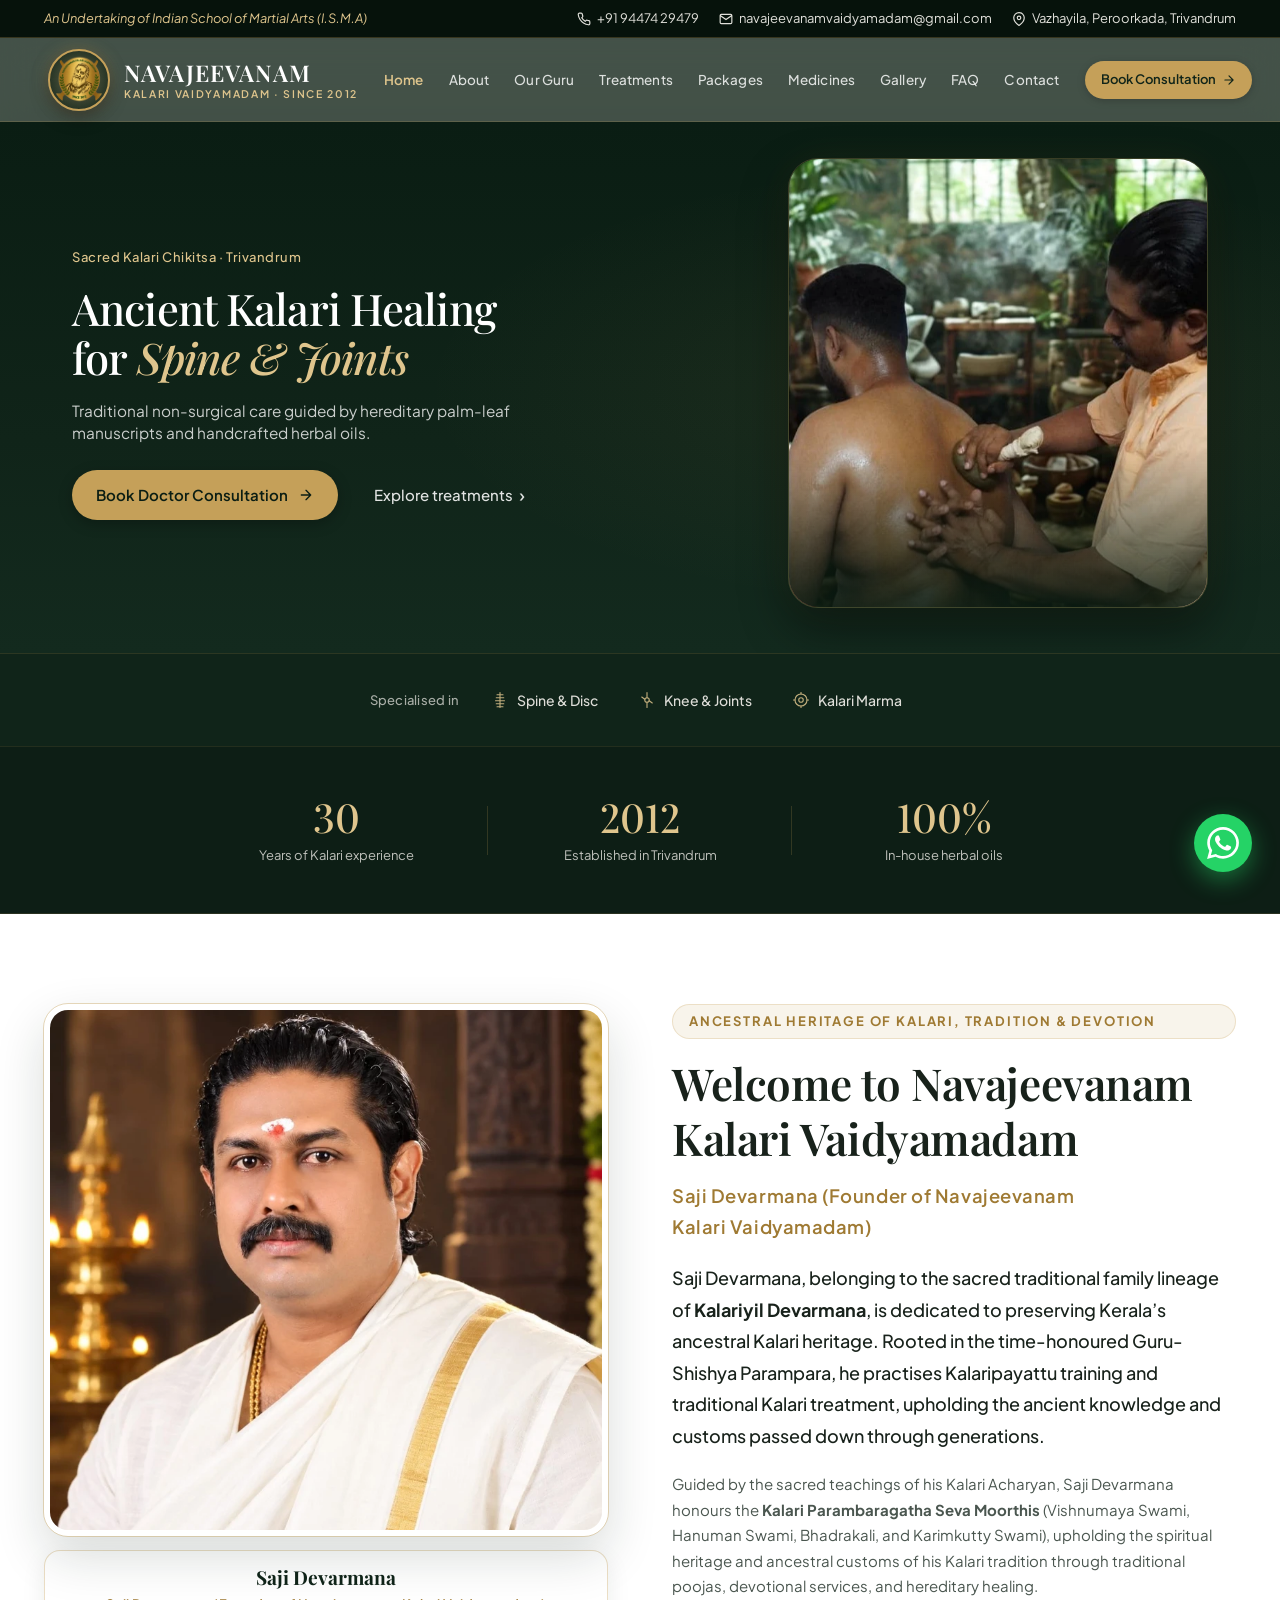
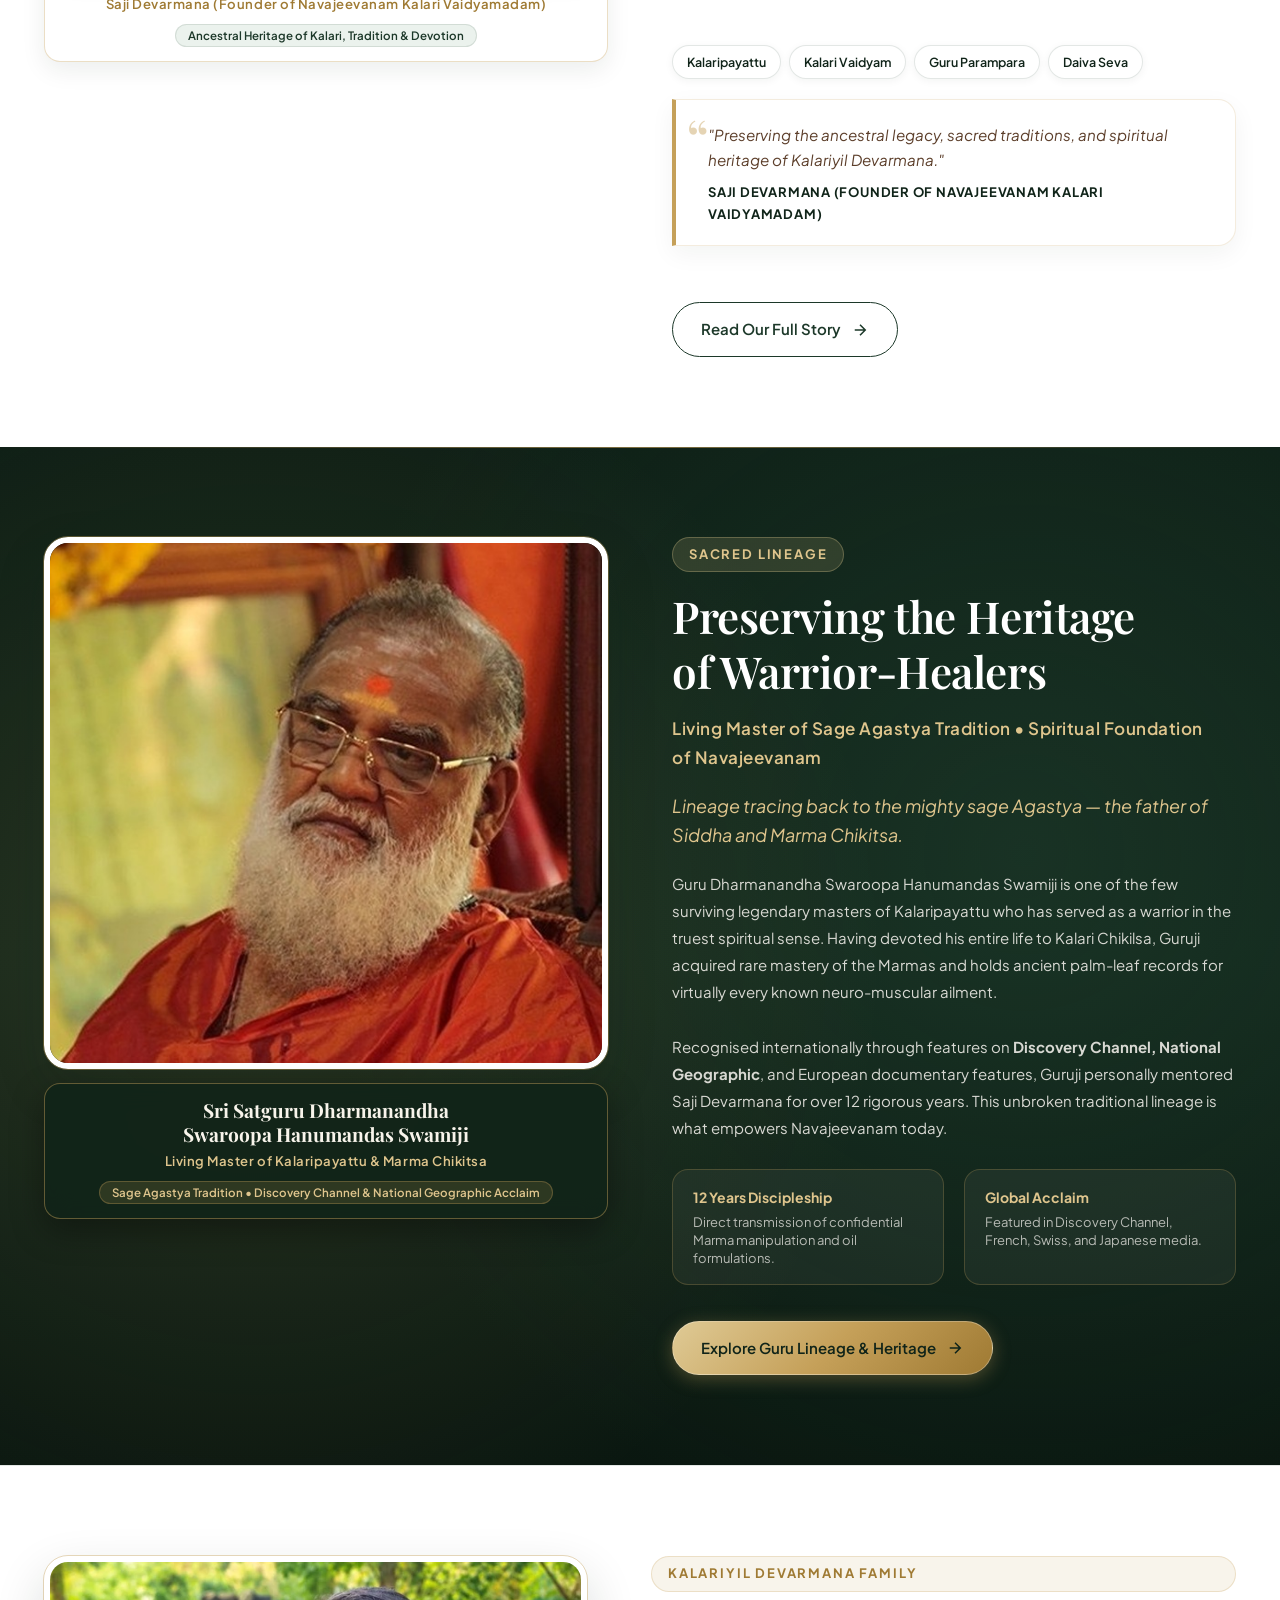
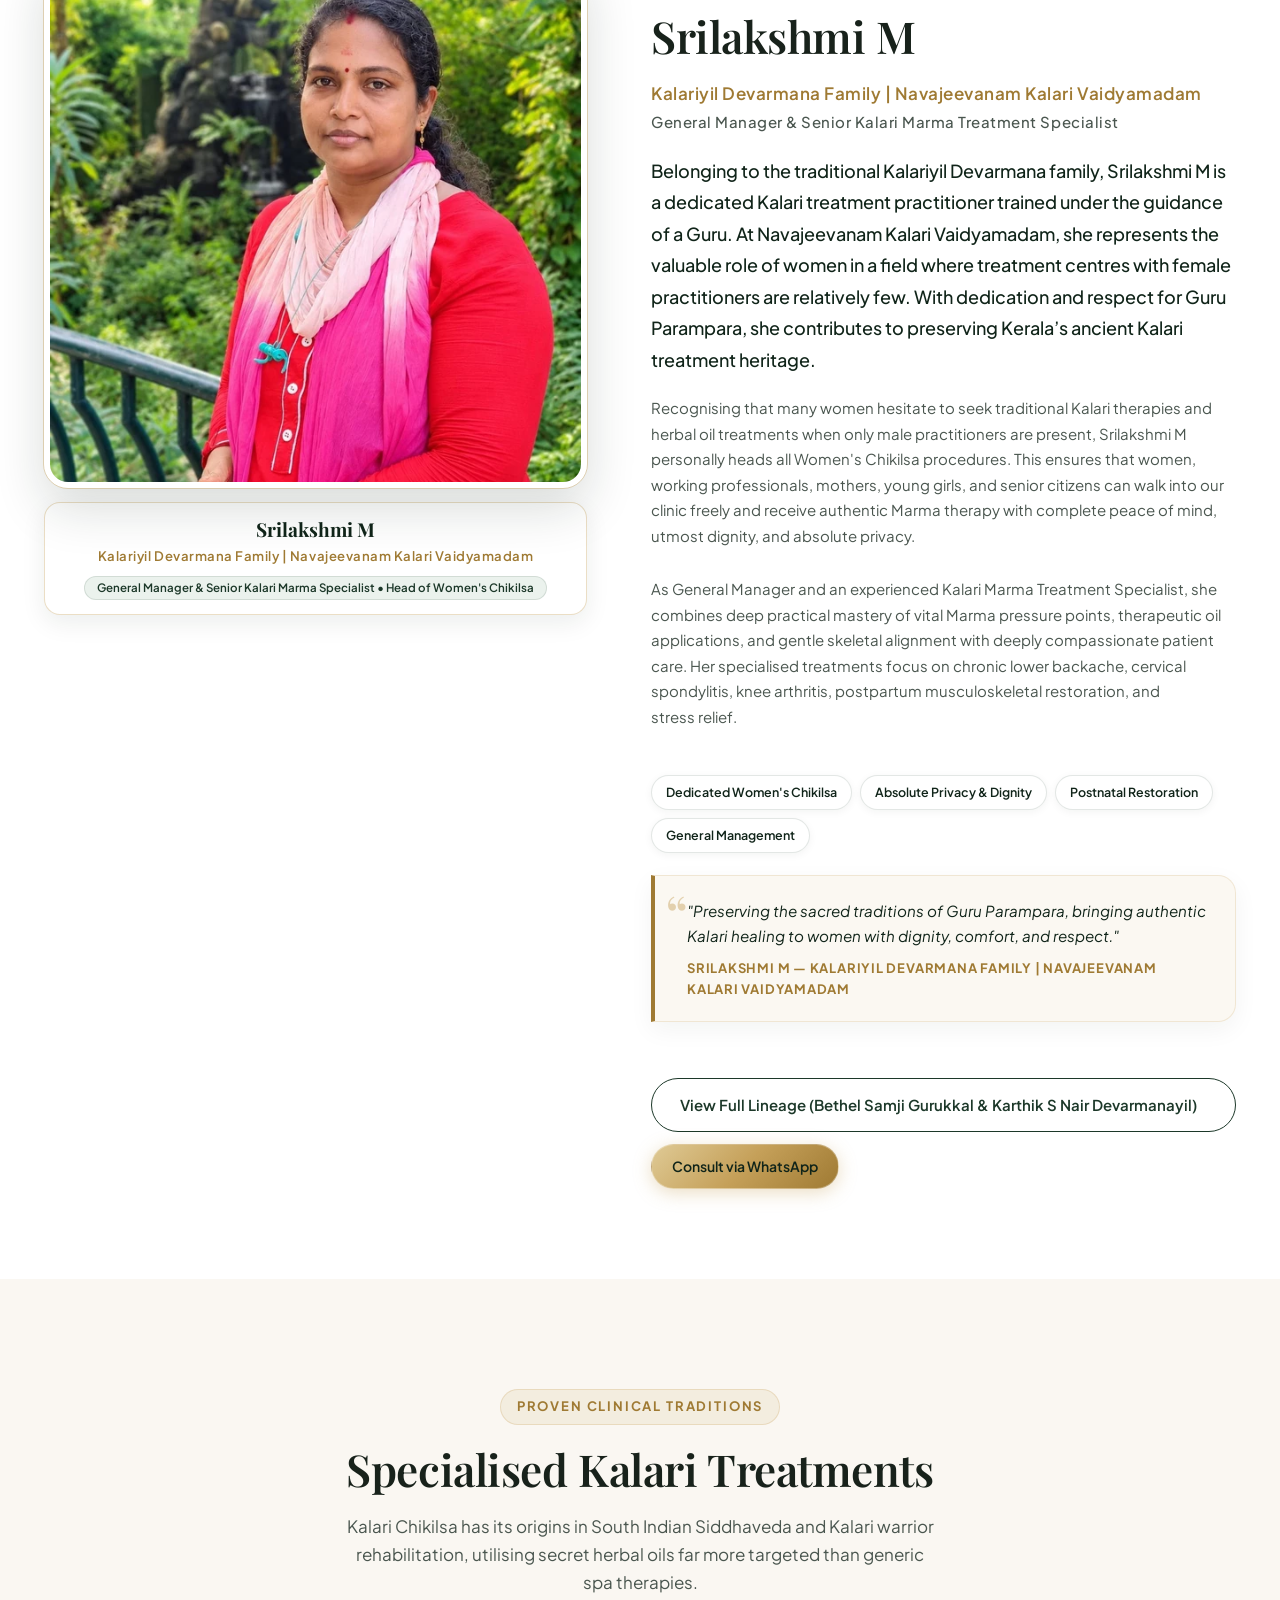
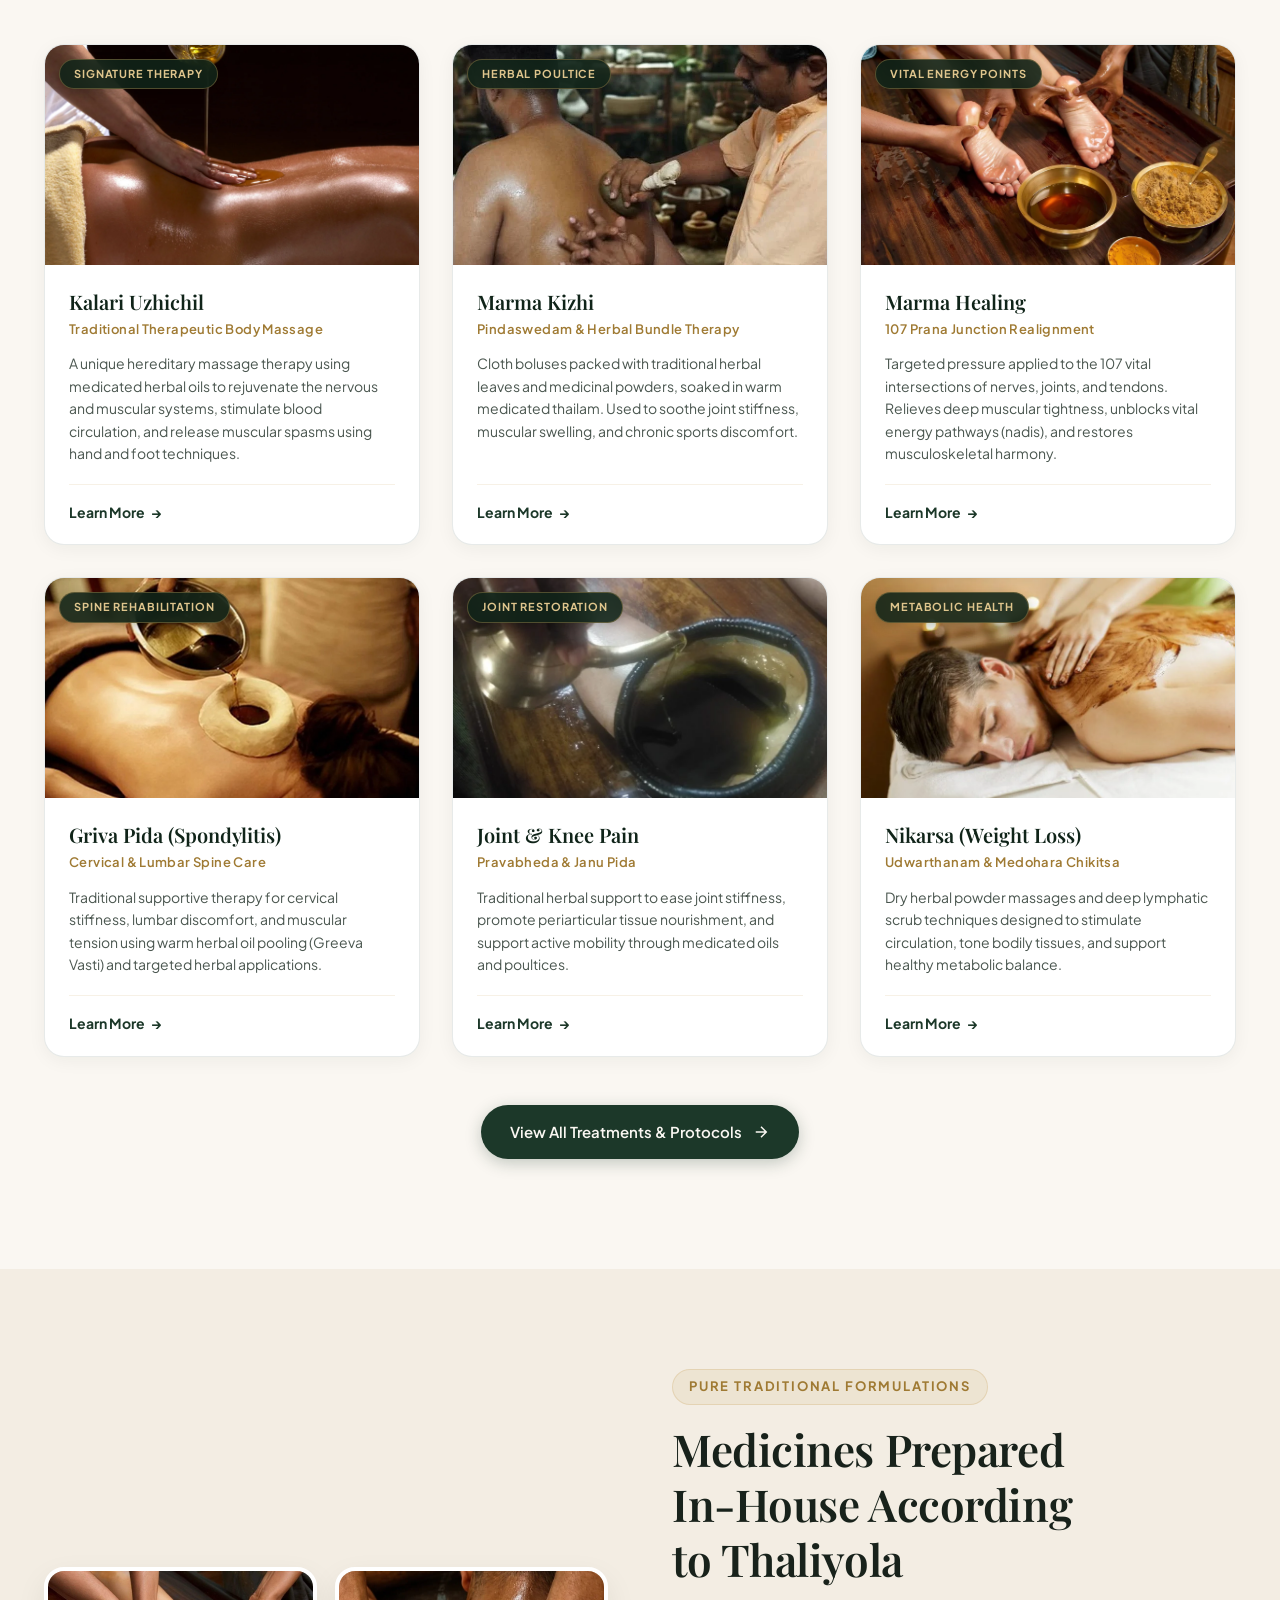
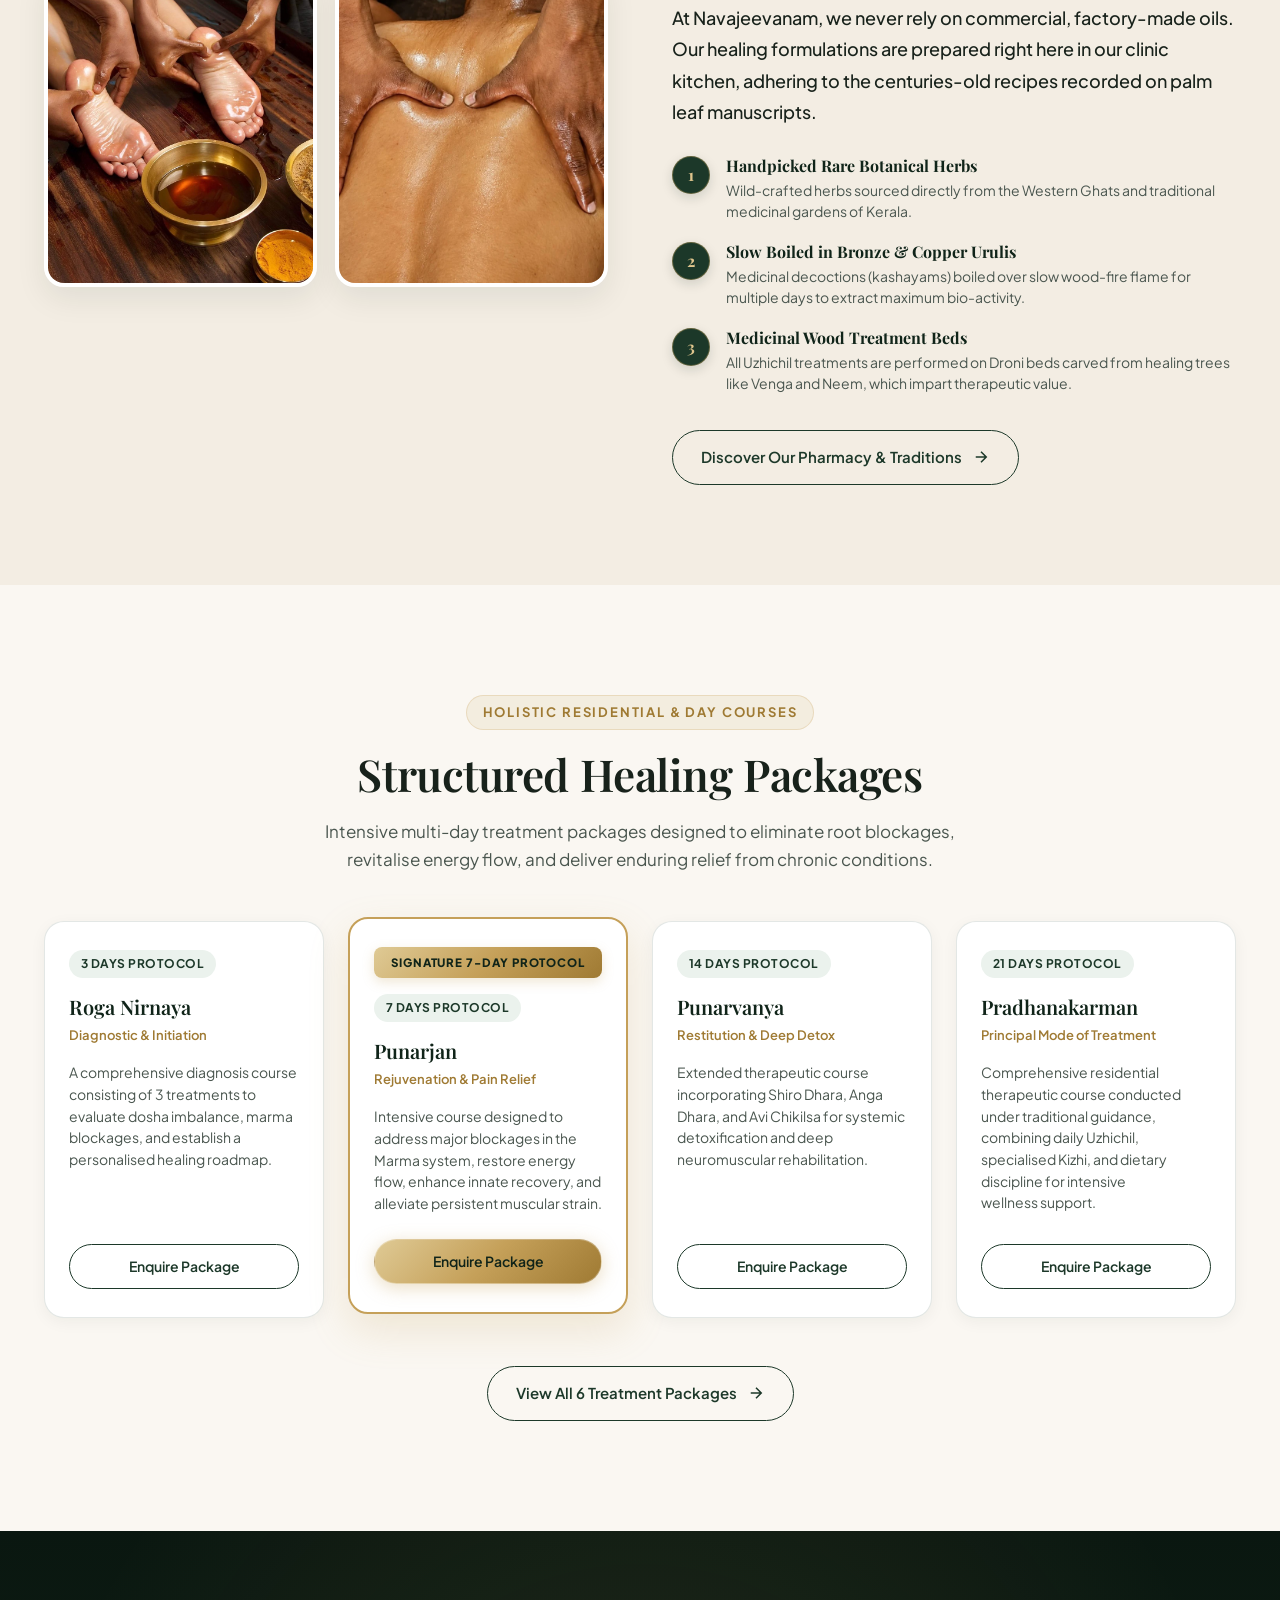
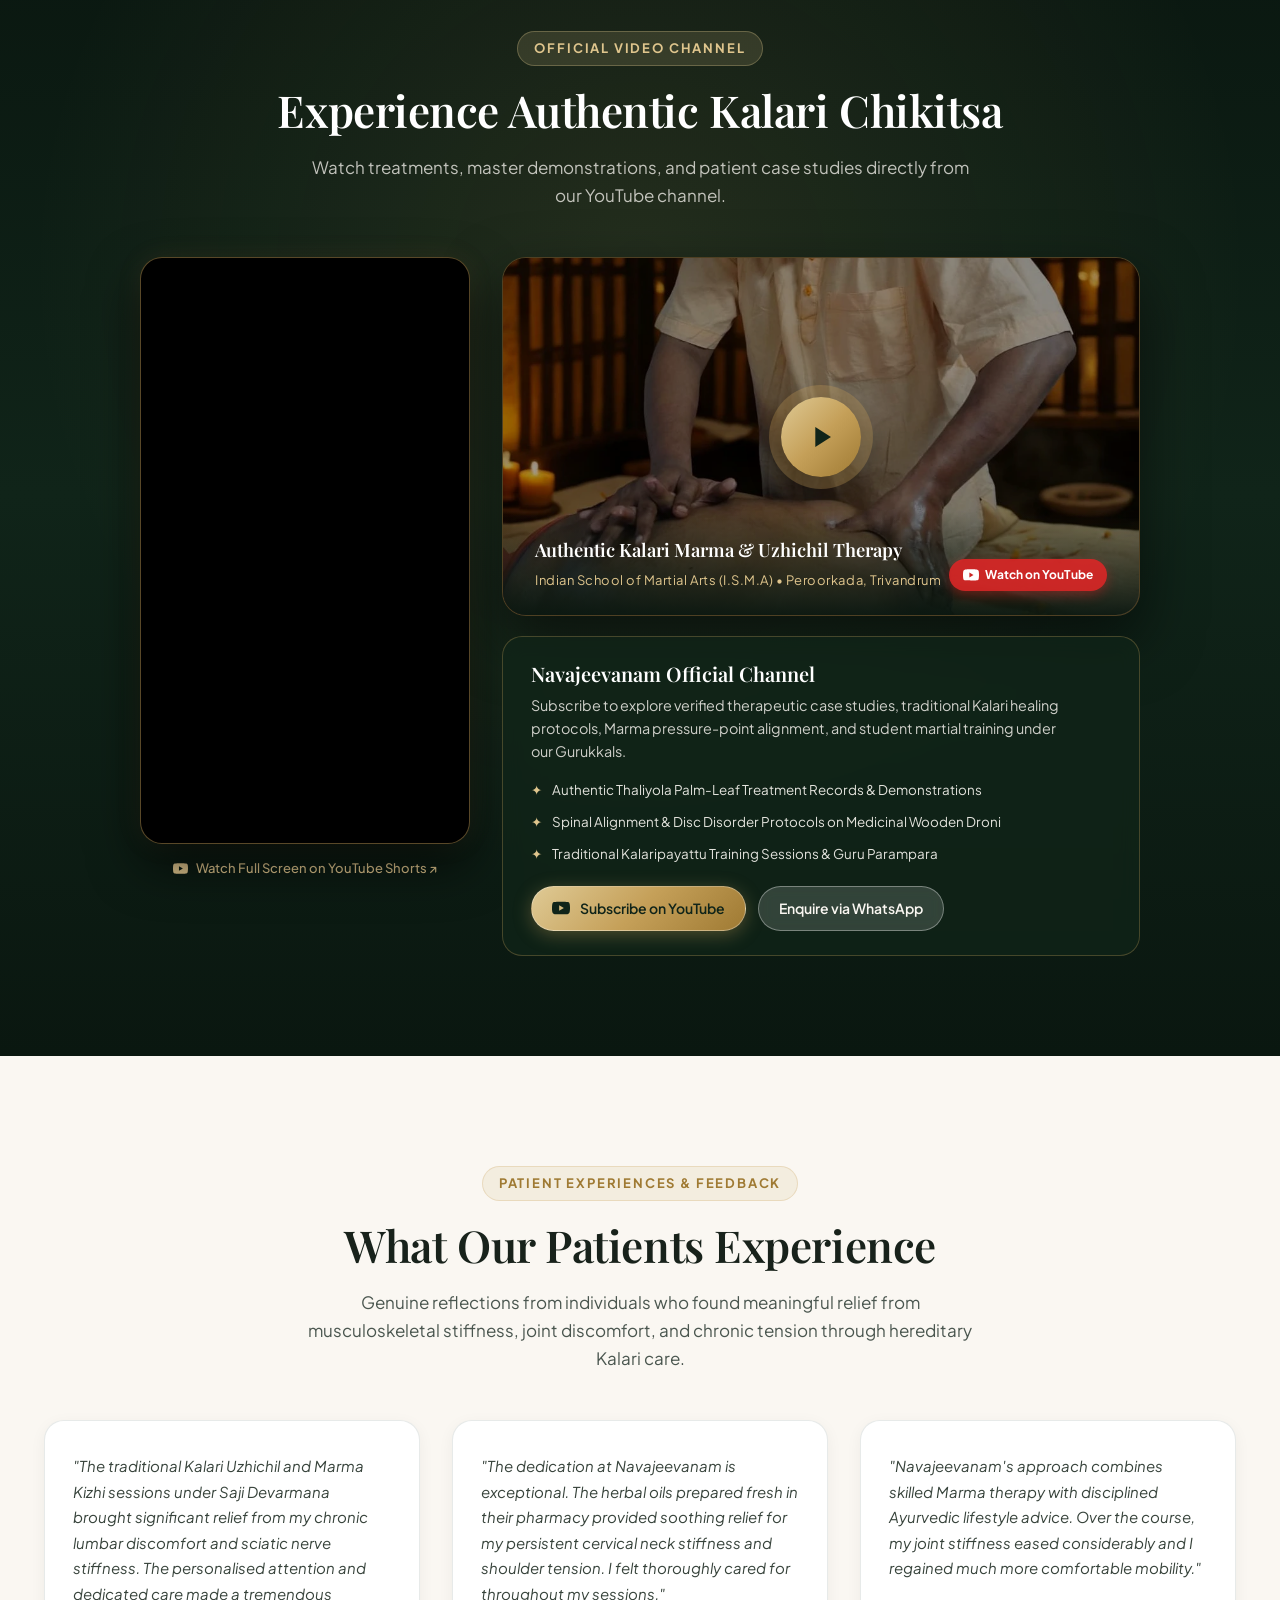
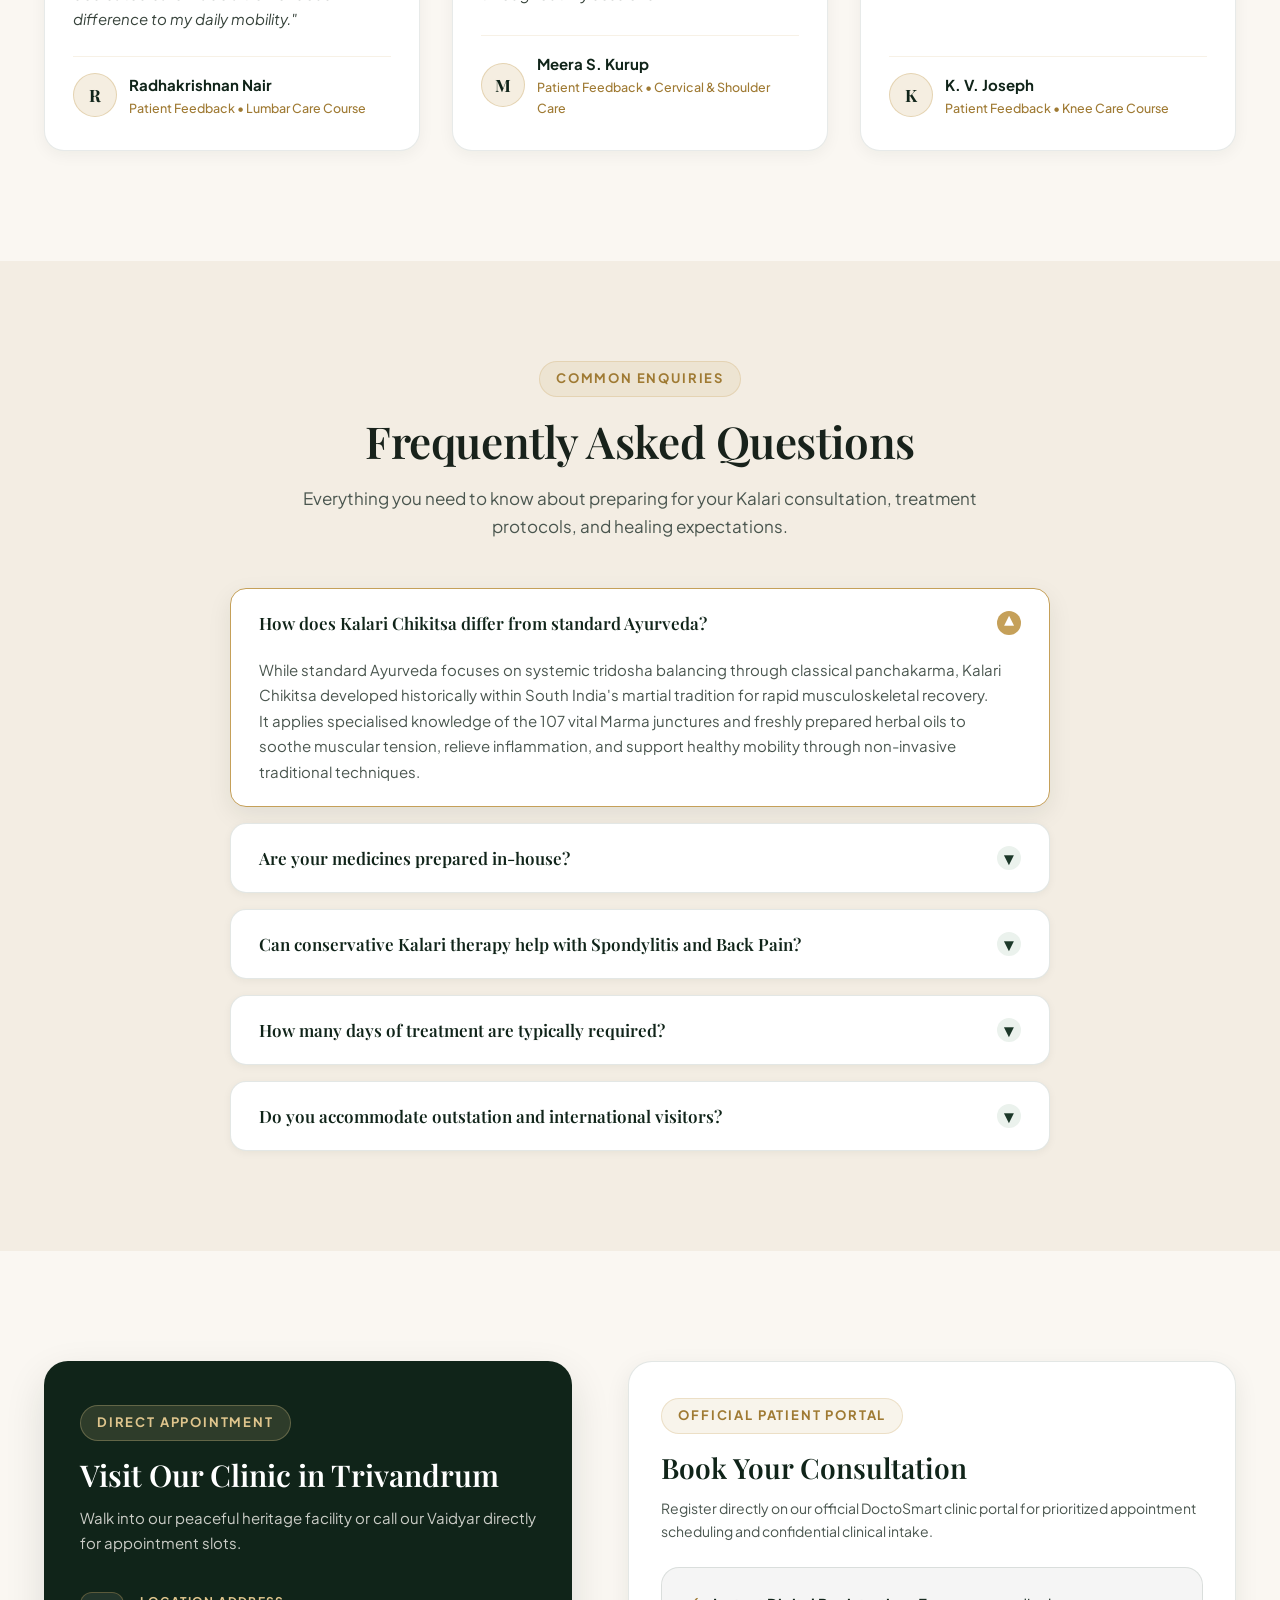
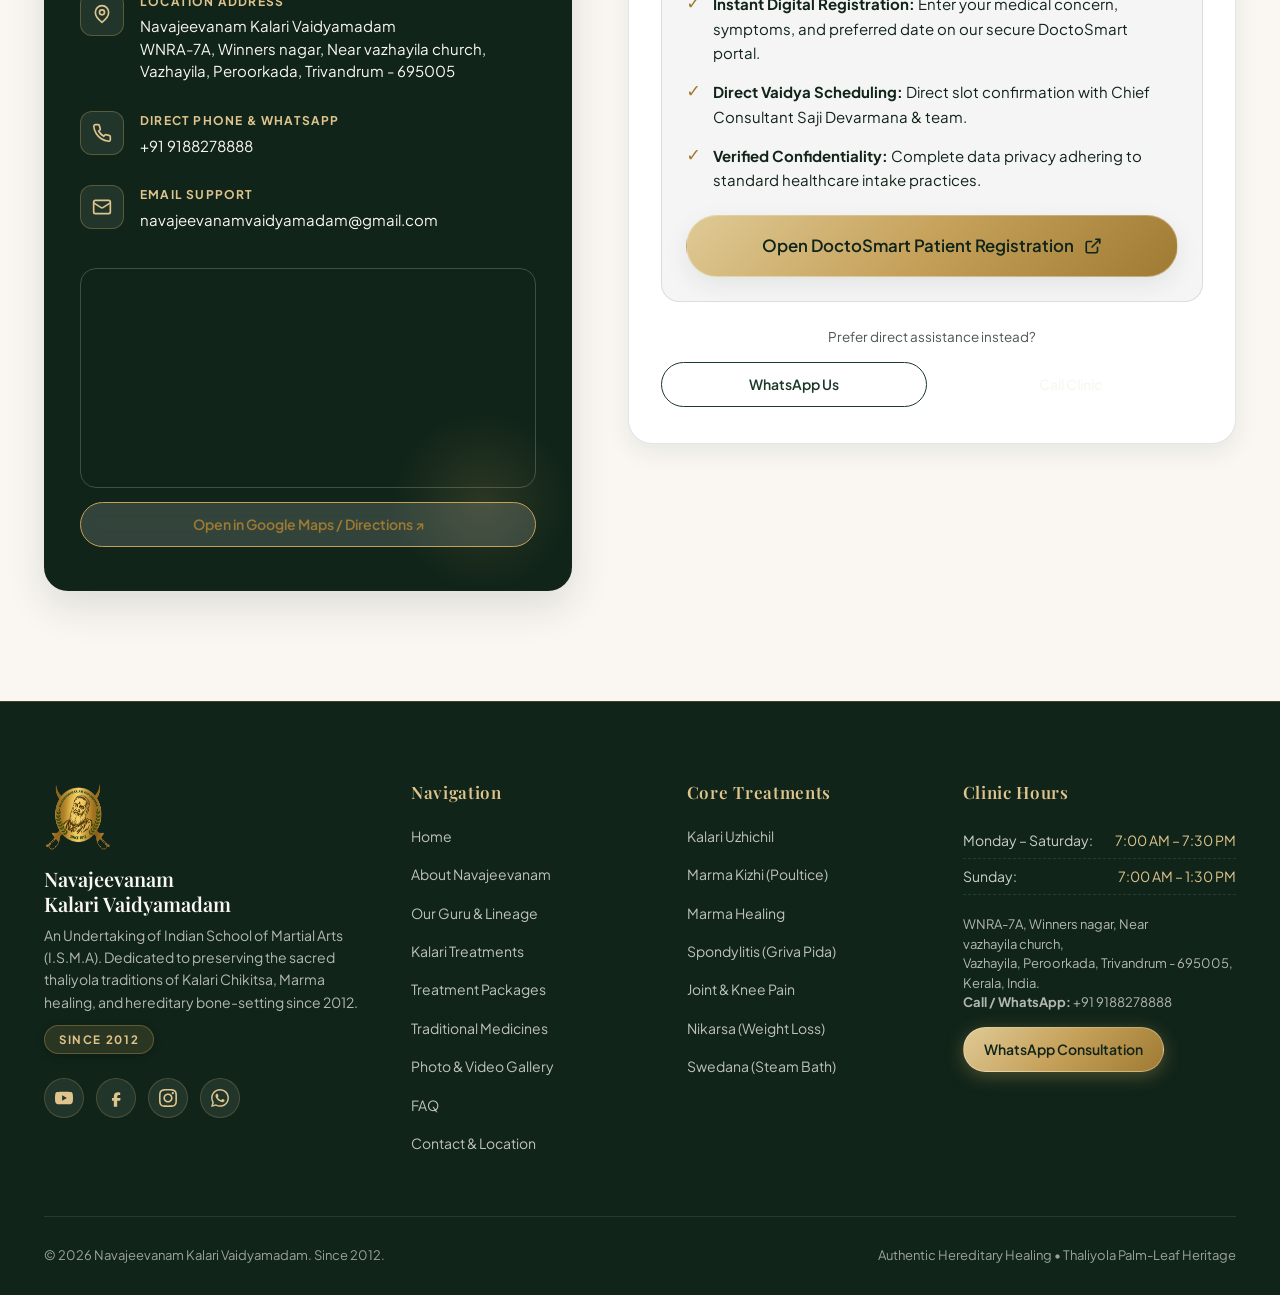
<file: index.html>
<!DOCTYPE html>
<html lang="en">
<head>
  <meta charset="UTF-8">
  <meta name="viewport" content="width=device-width, initial-scale=1.0">
  <title>Navajeevanam Kalari Vaidyamadam | Hereditary Kalari & Ayurveda Treatment Trivandrum</title>
  <meta name="description" content="Authentic hereditary Kalari chikitsa, Marma healing, and specialised treatments for Spondylitis, Back Pain, Joint Pain and Spine conditions in Trivandrum, Kerala. Est. 2012.">
  <link rel="canonical" href="https://indianayurvedha.com/">

  <!-- Google Fonts -->
  <link rel="preconnect" href="https://fonts.googleapis.com">
  <link rel="preconnect" href="https://fonts.gstatic.com" crossorigin>
  <link href="https://fonts.googleapis.com/css2?family=Cinzel:wght@500;600;700&family=Playfair+Display:ital,wght@0,500;0,600;0,700;1,400;1,600&family=Plus+Jakarta+Sans:wght@400;500;600;700&display=swap" rel="stylesheet">

  <!-- Performance: Preload Critical Hero LCP Image -->
  <link rel="preload" as="image" href="assets/images/gallery-chikilsa-kizhi.webp" fetchpriority="high">

  <!-- Core Styles -->
  <link rel="stylesheet" href="css/style.css">
  <link rel="stylesheet" href="css/responsive.css">

  <!-- Favicon -->
  <link rel="icon" type="image/png" href="assets/logo/navajeevanam-logo-nobg.png">

  <!-- Social Media & Open Graph -->
  <meta property="og:type" content="website">
  <meta property="og:title" content="Navajeevanam Kalari Vaidyamadam | Hereditary Kalari & Ayurveda Treatment Trivandrum">
  <meta property="og:description" content="Authentic hereditary Kalari chikitsa, Marma healing, and traditional treatments for Spondylitis, Back Pain, Joint Pain and Spine conditions in Trivandrum, Kerala. Est. 2012.">
  <meta property="og:url" content="https://indianayurvedha.com/">
  <meta property="og:site_name" content="Navajeevanam Kalari Vaidyamadam">
  <meta property="og:image" content="https://indianayurvedha.com/assets/images/hero-uzhichil.webp">
  <meta name="twitter:card" content="summary_large_image">
  <meta name="twitter:title" content="Navajeevanam Kalari Vaidyamadam | Hereditary Kalari & Ayurveda Treatment Trivandrum">
  <meta name="twitter:description" content="Authentic hereditary Kalari chikitsa, Marma healing, and traditional spine and joint care in Trivandrum, Kerala.">
  <meta name="twitter:image" content="https://indianayurvedha.com/assets/images/hero-uzhichil.webp">

  <!-- Schema.org Structured Data -->
  <script type="application/ld+json">
  {
    "@context": "https://schema.org",
    "@type": "MedicalClinic",
    "name": "Navajeevanam Kalari Vaidyamadam",
    "foundingDate": "2012",
    "alternateName": "Indian School of Martial Arts (I.S.M.A)",
    "description": "Traditional hereditary Kalari Chikitsa, Marma therapy, and Ayurvedic musculoskeletal wellness center in Trivandrum, Kerala.",
    "url": "https://indianayurvedha.com/",
    "telephone": "+919188278888",
    "email": "navajeevanamvaidyamadam@gmail.com",
    "address": {
      "@type": "PostalAddress",
      "streetAddress": "WNRA-7A, Winners nagar, Near vazhayila church, Vazhayila, Peroorkada",
      "addressLocality": "Thiruvananthapuram",
      "addressRegion": "Kerala",
      "postalCode": "695005",
      "addressCountry": "IN"
    },
    "geo": {
      "@type": "GeoCoordinates",
      "latitude": 8.539155,
      "longitude": 76.966946
    },
    "openingHoursSpecification": [
      {
        "@type": "OpeningHoursSpecification",
        "dayOfWeek": ["Monday", "Tuesday", "Wednesday", "Thursday", "Friday", "Saturday"],
        "opens": "07:00",
        "closes": "19:30"
      },
      {
        "@type": "OpeningHoursSpecification",
        "dayOfWeek": "Sunday",
        "opens": "07:00",
        "closes": "13:30"
      }
    ],
    "medicalSpecialty": "TraditionalMedicine",
    "priceRange": "₹₹"
  }
  </script>
</head>
<body>

  <!-- ==========================================================================
       Top Information Bar
       ========================================================================== -->
  <div class="top-bar">
    <div class="container top-bar-content">
      <div class="top-bar-left">
        <span>An Undertaking of Indian School of Martial Arts (I.S.M.A)</span>
      </div>
      <div class="top-bar-right">
        <a href="tel:+919447429479" class="top-bar-link">
          <svg width="14" height="14" fill="none" stroke="currentColor" stroke-width="2" viewBox="0 0 24 24"><path d="M22 16.92v3a2 2 0 0 1-2.18 2 19.79 19.79 0 0 1-8.63-3.07 19.5 19.5 0 0 1-6-6 19.79 19.79 0 0 1-3.07-8.67A2 2 0 0 1 4.11 2h3a2 2 0 0 1 2 1.72 12.84 12.84 0 0 0 .7 2.81 2 2 0 0 1-.45 2.11L8.09 9.91a16 16 0 0 0 6 6l1.27-1.27a2 2 0 0 1 2.11-.45 12.84 12.84 0 0 0 2.81.7A2 2 0 0 1 22 16.92z"/></svg>
          +91 94474 29479
        </a>
        <a href="mailto:navajeevanamvaidyamadam@gmail.com" class="top-bar-link">
          <svg width="14" height="14" fill="none" stroke="currentColor" stroke-width="2" viewBox="0 0 24 24"><path d="M4 4h16c1.1 0 2 .9 2 2v12c0 1.1-.9 2-2 2H4c-1.1 0-2-.9-2-2V6c0-1.1.9-2 2-2z"/><polyline points="22,6 12,13 2,6"/></svg>
          navajeevanamvaidyamadam@gmail.com
        </a>
        <a href="https://maps.app.goo.gl/wZVVGsXnPYhn1XUr8?g_st=ac" target="_blank" rel="noopener noreferrer" class="top-bar-link">
          <svg width="14" height="14" fill="none" stroke="currentColor" stroke-width="2" viewBox="0 0 24 24"><path d="M21 10c0 7-9 13-9 13s-9-6-9-13a9 9 0 0 1 18 0z"/><circle cx="12" cy="10" r="3"/></svg>
          Vazhayila, Peroorkada, Trivandrum
        </a>
      </div>
    </div>
  </div>

  <!-- ==========================================================================
       Pill Navigation Header
       ========================================================================== -->
  <header class="site-header header-wrapper">
    <nav class="nav-container nav-pill">
      <a href="index.html" class="nav-brand" aria-label="NAVAJEEVANAM KALARI VAIDYAMADAM · SINCE 2012">
        <img src="assets/logo/navajeevanam-logo-nobg.png" alt="Navajeevanam Emblem" class="nav-logo-img" width="70" height="70">
        <div class="nav-brand-text">
          <span class="nav-brand-name">NAVAJEEVANAM</span>
          <span class="nav-brand-sub">KALARI VAIDYAMADAM · SINCE 2012</span>
        </div>
      </a>

      <ul class="nav-menu">
        <li><a href="index.html" class="nav-link active">Home</a></li>
        <li><a href="about.html" class="nav-link">About</a></li>
        <li><a href="guru.html" class="nav-link">Our Guru</a></li>
        <li><a href="treatments.html" class="nav-link">Treatments</a></li>
        <li><a href="packages.html" class="nav-link">Packages</a></li>
        <li><a href="medicines.html" class="nav-link">Medicines</a></li>
        <li><a href="gallery.html" class="nav-link">Gallery</a></li>
        <li><a href="faq.html" class="nav-link">FAQ</a></li>
        <li><a href="contact.html" class="nav-link">Contact</a></li>
      </ul>

      <div class="nav-actions">
        <a href="https://app.doctosmart.com/welcome/patient_registration?data===wYp5WasNEIsFGduVGRgUGbp12cgUGdph2V8xXNzgTM" target="_blank" rel="noopener noreferrer" class="nav-cta-btn">
          <span>Book Consultation</span>
          <svg width="14" height="14" viewBox="0 0 24 24" fill="none" stroke="currentColor" stroke-width="2" stroke-linecap="round" stroke-linejoin="round" aria-hidden="true"><path d="M5 12h14M12 5l7 7-7 7"/></svg>
        </a>
        <button class="mobile-menu-btn" aria-label="Open navigation menu" aria-expanded="false" aria-controls="mobileDrawer">
          <svg width="24" height="24" viewBox="0 0 24 24" fill="none" stroke="currentColor" stroke-width="1.5" stroke-linecap="round" stroke-linejoin="round" aria-hidden="true">
            <line x1="3" y1="6" x2="21" y2="6"></line>
            <line x1="3" y1="12" x2="21" y2="12"></line>
            <line x1="3" y1="18" x2="21" y2="18"></line>
          </svg>
        </button>
      </div>
    </nav>
  </header>

  <!-- Mobile Drawer -->
  <div class="mobile-drawer" id="mobileDrawer">
    <div class="mobile-drawer-header">
      <div class="nav-brand">
        <img src="assets/logo/navajeevanam-logo-nobg.png" alt="Navajeevanam Logo" style="width: 44px; height: 44px;">
        <span style="font-family: var(--font-serif); color: #fff; font-size: 1.1rem; font-weight: 700;">Navajeevanam</span>
      </div>
      <button class="mobile-drawer-close" id="mobileDrawerClose" aria-label="Close Menu">✕</button>
    </div>
    <ul class="mobile-nav-links">
      <li><a href="index.html" class="mobile-nav-link">Home <span>→</span></a></li>
      <li><a href="about.html" class="mobile-nav-link">About Navajeevanam <span>→</span></a></li>
      <li><a href="guru.html" class="mobile-nav-link">Our Guru & Lineage <span>→</span></a></li>
      <li><a href="treatments.html" class="mobile-nav-link">Kalari Treatments <span>→</span></a></li>
      <li><a href="packages.html" class="mobile-nav-link">Treatment Packages <span>→</span></a></li>
      <li><a href="medicines.html" class="mobile-nav-link">Traditional Medicines <span>→</span></a></li>
      <li><a href="gallery.html" class="mobile-nav-link">Gallery <span>→</span></a></li>
      <li><a href="faq.html" class="mobile-nav-link">FAQ <span>→</span></a></li>
      <li><a href="contact.html" class="mobile-nav-link">Contact & Location <span>→</span></a></li>
    </ul>
    <div class="mobile-drawer-footer">
      <a href="tel:+919188278888" class="btn btn-secondary" style="width: 100%;">Call: +91 9188278888</a>
      <a href="https://app.doctosmart.com/welcome/patient_registration?data===wYp5WasNEIsFGduVGRgUGbp12cgUGdph2V8xXNzgTM" target="_blank" rel="noopener noreferrer" class="btn btn-primary" style="width: 100%;">Book Doctor Consultation</a>
    </div>
  </div>

  <!-- ==========================================================================
       Hero Section (Apple-Level Product Page Layout)
       ========================================================================== -->
  <section class="hero-product-section" aria-label="Authentic Kalari Chikitsa Hero">
    <div class="hero-product-container">
      <div class="hero-copy-col">
        <p class="hero-eyebrow hero-animate-1">Sacred Kalari Chikitsa · Trivandrum</p>
        <h1 class="hero-title hero-animate-2">
          Ancient Kalari Healing for <span class="hero-title-italic">Spine &amp; Joints</span>
        </h1>
        <p class="hero-subtext hero-animate-3">
          Traditional non-surgical care guided by hereditary palm-leaf manuscripts and handcrafted herbal oils.
        </p>

        <div class="hero-actions hero-animate-4">
          <a href="https://app.doctosmart.com/welcome/patient_registration?data===wYp5WasNEIsFGduVGRgUGbp12cgUGdph2V8xXNzgTM" target="_blank" rel="noopener noreferrer" class="hero-primary-btn">
            <span>Book Doctor Consultation</span>
            <svg class="hero-btn-arrow" width="16" height="16" viewBox="0 0 24 24" fill="none" stroke="currentColor" stroke-width="2" stroke-linecap="round" stroke-linejoin="round" aria-hidden="true"><path d="M5 12h14M12 5l7 7-7 7"/></svg>
          </a>
          <a href="treatments.html" class="hero-secondary-link">
            <span>Explore treatments</span>
            <span class="hero-link-arrow" aria-hidden="true">›</span>
          </a>
        </div>
      </div>

      <div class="hero-visual-col hero-animate-5">
        <div class="hero-visual-frame">
          <img src="assets/images/gallery-chikilsa-kizhi.webp" alt="Traditional Kalari Kizhi therapy and medicinal oil application for spine and joint healing" class="hero-visual-img" width="588" height="735" loading="eager" fetchpriority="high">
        </div>
      </div>
    </div>
  </section>

  <!-- ==========================================================================
       Specialities Slim Row
       ========================================================================== -->
  <section class="specialities-strip scroll-reveal" aria-label="Specialised Treatment Areas">
    <div class="container specialities-container">
      <span class="specialities-label">Specialised in</span>
      <div class="specialities-list">
        <a href="treatments.html" class="speciality-link">
          <svg class="speciality-icon" width="18" height="18" viewBox="0 0 24 24" fill="none" stroke="currentColor" stroke-width="1.5" stroke-linecap="round" stroke-linejoin="round" aria-hidden="true">
            <path d="M12 2v20M8 5h8M7 9h10M6 13h12M7 17h10M8 21h8"/>
          </svg>
          <span>Spine &amp; Disc</span>
        </a>
        <a href="treatments.html" class="speciality-link">
          <svg class="speciality-icon" width="18" height="18" viewBox="0 0 24 24" fill="none" stroke="currentColor" stroke-width="1.5" stroke-linecap="round" stroke-linejoin="round" aria-hidden="true">
            <circle cx="12" cy="12" r="3"/>
            <path d="M12 2v7M12 15v7M5 8l4 3M15 13l4 3"/>
          </svg>
          <span>Knee &amp; Joints</span>
        </a>
        <a href="treatments.html" class="speciality-link">
          <svg class="speciality-icon" width="18" height="18" viewBox="0 0 24 24" fill="none" stroke="currentColor" stroke-width="1.5" stroke-linecap="round" stroke-linejoin="round" aria-hidden="true">
            <circle cx="12" cy="12" r="8"/>
            <circle cx="12" cy="12" r="3"/>
            <line x1="12" y1="2" x2="12" y2="4"/>
            <line x1="12" y1="20" x2="12" y2="22"/>
            <line x1="2" y1="12" x2="4" y2="12"/>
            <line x1="20" y1="12" x2="22" y2="12"/>
          </svg>
          <span>Kalari Marma</span>
        </a>
      </div>
    </div>
  </section>

  <!-- ==========================================================================
       Trust Strip / Credibility Proof Strip
       ========================================================================== -->
  <section class="trust-proof-strip scroll-reveal" aria-label="Key Clinic Achievements">
    <div class="container trust-proof-container">
      <div class="trust-proof-grid">
        <div class="trust-proof-col">
          <span class="trust-proof-num">30</span>
          <span class="trust-proof-label">Years of Kalari experience</span>
        </div>
        <div class="trust-proof-col">
          <span class="trust-proof-num">2012</span>
          <span class="trust-proof-label">Established in Trivandrum</span>
        </div>
        <div class="trust-proof-col">
          <span class="trust-proof-num">100%</span>
          <span class="trust-proof-label">In-house herbal oils</span>
        </div>
      </div>
    </div>
  </section>

  <!-- ==========================================================================
       Leadership Lineage: Founder, Guru, then General Manager
       Pictures are of identical equal size (500x500 square frame)
       ========================================================================== -->

  <!-- 1. Founder: Saji Devarmana -->
  <section class="about-section" style="background: #FFFFFF; padding: 90px 0;">
    <div class="container">
      <div class="about-grid" style="align-items: start;">
        <div class="about-visual">
          <div class="about-visual-main">
            <img src="assets/images/founder-sajith.webp" alt="Saji Devarmana - Founder of Navajeevanam Kalari Vaidyamadam" width="500" height="500" style="aspect-ratio: 1 / 1; object-fit: cover;" loading="lazy">
          </div>
          <div class="photo-identity-bar">
            <h3 class="photo-person-name">Saji Devarmana</h3>
            <p class="photo-person-role">Saji Devarmana (Founder of Navajeevanam Kalari Vaidyamadam)</p>
            <span class="photo-person-badge">Ancestral Heritage of Kalari, Tradition & Devotion</span>
          </div>
        </div>

        <div class="about-text-content">
          <span class="section-tag">Ancestral Heritage of Kalari, Tradition & Devotion</span>
          <h2 class="section-title">Welcome to Navajeevanam Kalari Vaidyamadam</h2>
          <p class="treatment-sanskrit" style="font-size: 1.15rem; margin-bottom: 20px; color: var(--gold-dark); font-weight: 600;">
            Saji Devarmana (Founder of Navajeevanam Kalari Vaidyamadam)
          </p>

          <p class="lead-text">
            Saji Devarmana, belonging to the sacred traditional family lineage of <strong>Kalariyil Devarmana</strong>, is dedicated to preserving Kerala’s ancestral Kalari heritage. Rooted in the time-honoured Guru-Shishya Parampara, he practises Kalaripayattu training and traditional Kalari treatment, upholding the ancient knowledge and customs passed down through generations.
          </p>
          <p class="body-text">
            Guided by the sacred teachings of his Kalari Acharyan, Saji Devarmana honours the <strong>Kalari Parambaragatha Seva Moorthis</strong> (Vishnumaya Swami, Hanuman Swami, Bhadrakali, and Karimkutty Swami), upholding the spiritual heritage and ancestral customs of his Kalari tradition through traditional poojas, devotional services, and hereditary healing.
          </p>

          <!-- Lineage Pillars Strip -->
          <div style="display: flex; flex-wrap: wrap; gap: 8px; margin: 18px 0 20px;">
            <span style="display: inline-flex; align-items: center; padding: 6px 14px; background: #fff; border: 1px solid var(--forest-border); border-radius: 9999px; font-size: 0.78rem; font-weight: 600; color: var(--forest-dark); box-shadow: var(--shadow-sm);">Kalaripayattu</span>
            <span style="display: inline-flex; align-items: center; padding: 6px 14px; background: #fff; border: 1px solid var(--forest-border); border-radius: 9999px; font-size: 0.78rem; font-weight: 600; color: var(--forest-dark); box-shadow: var(--shadow-sm);">Kalari Vaidyam</span>
            <span style="display: inline-flex; align-items: center; padding: 6px 14px; background: #fff; border: 1px solid var(--forest-border); border-radius: 9999px; font-size: 0.78rem; font-weight: 600; color: var(--forest-dark); box-shadow: var(--shadow-sm);">Guru Parampara</span>
            <span style="display: inline-flex; align-items: center; padding: 6px 14px; background: #fff; border: 1px solid var(--forest-border); border-radius: 9999px; font-size: 0.78rem; font-weight: 600; color: var(--forest-dark); box-shadow: var(--shadow-sm);">Daiva Seva</span>
          </div>

          <div class="founder-quote-box">
            <p class="founder-quote-text">
              "Preserving the ancestral legacy, sacred traditions, and spiritual heritage of Kalariyil Devarmana."
            </p>
            <div class="founder-name">Saji Devarmana (Founder of Navajeevanam Kalari Vaidyamadam)</div>
          </div>

          <div style="margin-top: 24px;">
            <a href="about.html" class="btn btn-outline-forest">
              <span>Read Our Full Story</span>
              <svg class="btn-icon" fill="none" stroke="currentColor" stroke-width="2" viewBox="0 0 24 24"><path d="M5 12h14M12 5l7 7-7 7"/></svg>
            </a>
          </div>
        </div>
      </div>
    </div>
  </section>

  <!-- 2. Revered Guru: Sri Satguru Dharmanandha Swaroopa Hanumandas Swamiji -->
  <section class="guru-spotlight" style="padding: 90px 0;">
    <div class="container">
      <div class="about-grid" style="align-items: start;">
        <div class="about-visual">
          <div class="about-visual-main">
            <img src="assets/images/guru-swamiji.jpeg" alt="Sri Satguru Dharmanandha Swaroopa Hanumandas Swamiji - Living Master" width="500" height="500" style="aspect-ratio: 1 / 1; object-fit: cover;" loading="lazy">
          </div>
          <div class="photo-identity-bar light">
            <h3 class="photo-person-name" style="color: #F8F4EB;">Sri Satguru Dharmanandha Swaroopa Hanumandas Swamiji</h3>
            <p class="photo-person-role" style="color: var(--gold-light);">Living Master of Kalaripayattu & Marma Chikitsa</p>
            <span class="photo-person-badge">Sage Agastya Tradition • Discovery Channel & National Geographic Acclaim</span>
          </div>
        </div>

        <div class="guru-content">
          <span class="section-tag light">Sacred Lineage</span>
          <h2 class="section-title" style="color: #fff;">Preserving the Heritage of Warrior-Healers</h2>
          <p class="treatment-sanskrit" style="font-size: 1.0625rem; font-weight: 600; color: var(--gold-light); margin-bottom: 20px;">
            Living Master of Sage Agastya Tradition • Spiritual Foundation of Navajeevanam
          </p>
          <p class="guru-lead">
            Lineage tracing back to the mighty sage Agastya — the father of Siddha and Marma Chikitsa.
          </p>
          <p class="guru-desc">
            Guru Dharmanandha Swaroopa Hanumandas Swamiji is one of the few surviving legendary masters of Kalaripayattu who has served as a warrior in the truest spiritual sense. Having devoted his entire life to Kalari Chikilsa, Guruji acquired rare mastery of the Marmas and holds ancient palm-leaf records for virtually every known neuro-muscular ailment.
          </p>
          <p class="guru-desc">
            Recognised internationally through features on <strong>Discovery Channel, National Geographic</strong>, and European documentary features, Guruji personally mentored Saji Devarmana for over 12 rigorous years. This unbroken traditional lineage is what empowers Navajeevanam today.
          </p>

          <div class="lineage-highlights">
            <div class="lineage-item">
              <div class="lineage-title">12 Years Discipleship</div>
              <div class="lineage-desc">Direct transmission of confidential Marma manipulation and oil formulations.</div>
            </div>
            <div class="lineage-item">
              <div class="lineage-title">Global Acclaim</div>
              <div class="lineage-desc">Featured in Discovery Channel, French, Swiss, and Japanese media.</div>
            </div>
          </div>

          <div style="margin-top: 28px;">
            <a href="guru.html" class="btn btn-primary">
              <span>Explore Guru Lineage & Heritage</span>
              <svg class="btn-icon" fill="none" stroke="currentColor" stroke-width="2" viewBox="0 0 24 24"><path d="M5 12h14M12 5l7 7-7 7"/></svg>
            </a>
          </div>
        </div>
      </div>
    </div>
  </section>

  <!-- 3. General Manager & Head of Women's Chikilsa: Srilakshmi M (Placed Beneath Raman Das) -->
  <section class="about-section" style="background: #FFFFFF; border-top: 1px solid var(--forest-border); padding: 90px 0;">
    <div class="container">
      <div class="about-grid" style="align-items: start;">
        <div class="about-visual">
          <div class="about-visual-main">
            <img src="assets/images/specialist-general-manager-square.webp" alt="Srilakshmi M - Kalariyil Devarmana Family | Navajeevanam Kalari Vaidyamadam" width="500" height="500" style="aspect-ratio: 1 / 1; object-fit: cover;" loading="lazy">
          </div>
          <div class="photo-identity-bar">
            <h3 class="photo-person-name">Srilakshmi M</h3>
            <p class="photo-person-role">Kalariyil Devarmana Family | Navajeevanam Kalari Vaidyamadam</p>
            <span class="photo-person-badge">General Manager & Senior Kalari Marma Specialist • Head of Women's Chikilsa</span>
          </div>
        </div>

        <div class="about-text-content">
          <span class="section-tag">Kalariyil Devarmana Family</span>
          <h2 class="section-title">Srilakshmi M</h2>
          <p class="treatment-sanskrit" style="font-size: 1.0625rem; font-weight: 600; color: var(--gold-dark); margin-bottom: 20px;">
            Kalariyil Devarmana Family | Navajeevanam Kalari Vaidyamadam<br>
            <span style="font-size: 0.9375rem; font-weight: 500; color: var(--text-muted);">General Manager & Senior Kalari Marma Treatment Specialist</span>
          </p>

          <p class="lead-text" style="color: var(--forest-dark); font-weight: 500;">
            Belonging to the traditional Kalariyil Devarmana family, Srilakshmi M is a dedicated Kalari treatment practitioner trained under the guidance of a Guru. At Navajeevanam Kalari Vaidyamadam, she represents the valuable role of women in a field where treatment centres with female practitioners are relatively few. With dedication and respect for Guru Parampara, she contributes to preserving Kerala’s ancient Kalari treatment heritage.
          </p>
          <p class="body-text">
            Recognising that many women hesitate to seek traditional Kalari therapies and herbal oil treatments when only male practitioners are present, Srilakshmi M personally heads all Women's Chikilsa procedures. This ensures that women, working professionals, mothers, young girls, and senior citizens can walk into our clinic freely and receive authentic Marma therapy with complete peace of mind, utmost dignity, and absolute privacy.
          </p>
          <p class="body-text">
            As General Manager and an experienced Kalari Marma Treatment Specialist, she combines deep practical mastery of vital Marma pressure points, therapeutic oil applications, and gentle skeletal alignment with deeply compassionate patient care. Her specialised treatments focus on chronic lower backache, cervical spondylitis, knee arthritis, postpartum musculoskeletal restoration, and stress relief.
          </p>

          <!-- Women's Care Highlights Strip -->
          <div style="display: flex; flex-wrap: wrap; gap: 8px; margin: 18px 0 22px;">
            <span style="display: inline-flex; align-items: center; padding: 6px 14px; background: #fff; border: 1px solid var(--forest-border); border-radius: 9999px; font-size: 0.78rem; font-weight: 600; color: var(--forest-dark); box-shadow: var(--shadow-sm);">Dedicated Women's Chikilsa</span>
            <span style="display: inline-flex; align-items: center; padding: 6px 14px; background: #fff; border: 1px solid var(--forest-border); border-radius: 9999px; font-size: 0.78rem; font-weight: 600; color: var(--forest-dark); box-shadow: var(--shadow-sm);">Absolute Privacy &amp; Dignity</span>
            <span style="display: inline-flex; align-items: center; padding: 6px 14px; background: #fff; border: 1px solid var(--forest-border); border-radius: 9999px; font-size: 0.78rem; font-weight: 600; color: var(--forest-dark); box-shadow: var(--shadow-sm);">Postnatal Restoration</span>
            <span style="display: inline-flex; align-items: center; padding: 6px 14px; background: #fff; border: 1px solid var(--forest-border); border-radius: 9999px; font-size: 0.78rem; font-weight: 600; color: var(--forest-dark); box-shadow: var(--shadow-sm);">General Management</span>
          </div>

          <div class="founder-quote-box" style="border-left-color: var(--gold-dark); background: rgba(197, 160, 89, 0.08);">
            <p class="founder-quote-text" style="color: var(--forest-dark); font-style: italic;">
              "Preserving the sacred traditions of Guru Parampara, bringing authentic Kalari healing to women with dignity, comfort, and respect."
            </p>
            <div class="founder-name" style="color: var(--gold-dark);">Srilakshmi M — Kalariyil Devarmana Family | Navajeevanam Kalari Vaidyamadam</div>
          </div>

          <div style="margin-top: 24px; display: flex; flex-wrap: wrap; gap: 12px; align-items: center;">
            <a href="about.html" class="btn btn-outline-forest">
              <span>View Full Lineage (Bethel Samji Gurukkal & Karthik S Nair Devarmanayil)</span>
              <svg class="btn-icon" fill="none" stroke="currentColor" stroke-width="2" viewBox="0 0 24 24"><path d="M5 12h14M12 5l7 7-7 7"/></svg>
            </a>
            <a href="https://wa.me/919447429479?text=Hello%20Navajeevanam%2C%20I%20would%20like%20to%20consult%20with%20Srilakshmi%20M%20regarding%20Women%27s%20Chikilsa." target="_blank" rel="noopener noreferrer" class="btn btn-primary btn-sm">
              <span>Consult via WhatsApp</span>
            </a>
          </div>
        </div>
      </div>
    </div>
  </section>

  <!-- ==========================================================================
       Core Kalari Treatments Grid
       ========================================================================== -->
  <section class="treatments-section" id="treatments">
    <div class="container">
      <div class="section-header-center">
        <span class="section-tag">Proven Clinical Traditions</span>
        <h2 class="section-title">Specialised Kalari Treatments</h2>
        <p class="section-subtitle">
          Kalari Chikilsa has its origins in South Indian Siddhaveda and Kalari warrior rehabilitation, utilising secret herbal oils far more targeted than generic spa therapies.
        </p>
      </div>

      <div class="treatments-grid">
        <!-- Treatment 1: Kalari Uzhichil -->
        <article class="treatment-card">
          <div class="treatment-img-wrap">
            <img src="assets/images/hero-uzhichil.webp" alt="Kalari Uzhichil Full Body Rejuvenation" width="380" height="220" loading="lazy">
            <span class="treatment-pill-tag">Signature Therapy</span>
          </div>
          <div class="treatment-body">
            <h3 class="treatment-title">Kalari Uzhichil</h3>
            <span class="treatment-sanskrit">Traditional Therapeutic Body Massage</span>
            <p class="treatment-text">
              A unique hereditary massage therapy using medicated herbal oils to rejuvenate the nervous and muscular systems, stimulate blood circulation, and release muscular spasms using hand and foot techniques.
            </p>
            <div class="treatment-footer">
              <a href="treatments.html#uzhichil" class="treatment-link">Learn More <span>→</span></a>
            </div>
          </div>
        </article>

        <!-- Treatment 2: Marma Kizhi -->
        <article class="treatment-card">
          <div class="treatment-img-wrap">
            <img src="assets/images/gallery-chikilsa-kizhi.webp" alt="Marma Kizhi Herbal Bundle Massage" width="380" height="220" loading="lazy">
            <span class="treatment-pill-tag">Herbal Poultice</span>
          </div>
          <div class="treatment-body">
            <h3 class="treatment-title">Marma Kizhi</h3>
            <span class="treatment-sanskrit">Pindaswedam & Herbal Bundle Therapy</span>
            <p class="treatment-text">
              Cloth boluses packed with traditional herbal leaves and medicinal powders, soaked in warm medicated thailam. Used to soothe joint stiffness, muscular swelling, and chronic sports discomfort.
            </p>
            <div class="treatment-footer">
              <a href="treatments.html#kizhi" class="treatment-link">Learn More <span>→</span></a>
            </div>
          </div>
        </article>

        <!-- Treatment 3: Marma Healing -->
        <article class="treatment-card">
          <div class="treatment-img-wrap">
            <img src="assets/images/treatment-marma.webp" alt="Marma Healing Vital Points Therapy" width="380" height="220" loading="lazy">
            <span class="treatment-pill-tag">Vital Energy Points</span>
          </div>
          <div class="treatment-body">
            <h3 class="treatment-title">Marma Healing</h3>
            <span class="treatment-sanskrit">107 Prana Junction Realignment</span>
            <p class="treatment-text">
              Targeted pressure applied to the 107 vital intersections of nerves, joints, and tendons. Relieves deep muscular tightness, unblocks vital energy pathways (nadis), and restores musculoskeletal harmony.
            </p>
            <div class="treatment-footer">
              <a href="treatments.html#marma" class="treatment-link">Learn More <span>→</span></a>
            </div>
          </div>
        </article>

        <!-- Treatment 4: Spondylitis (Griva Pida) -->
        <article class="treatment-card">
          <div class="treatment-img-wrap">
            <img src="assets/images/treatment-spondylitis.webp" alt="Griva Pida Cervical Spondylitis Treatment" width="380" height="220" loading="lazy">
            <span class="treatment-pill-tag">Spine Rehabilitation</span>
          </div>
          <div class="treatment-body">
            <h3 class="treatment-title">Griva Pida (Spondylitis)</h3>
            <span class="treatment-sanskrit">Cervical & Lumbar Spine Care</span>
            <p class="treatment-text">
              Traditional supportive therapy for cervical stiffness, lumbar discomfort, and muscular tension using warm herbal oil pooling (Greeva Vasti) and targeted herbal applications.
            </p>
            <div class="treatment-footer">
              <a href="treatments.html#spondylitis" class="treatment-link">Learn More <span>→</span></a>
            </div>
          </div>
        </article>

        <!-- Treatment 5: Joint & Knee Pain -->
        <article class="treatment-card">
          <div class="treatment-img-wrap">
            <img src="assets/images/treatment-joint-pain.webp" alt="Pravabheda and Janu Pida Knee Pain Therapy" width="380" height="220" loading="lazy">
            <span class="treatment-pill-tag">Joint Restoration</span>
          </div>
          <div class="treatment-body">
            <h3 class="treatment-title">Joint & Knee Pain</h3>
            <span class="treatment-sanskrit">Pravabheda & Janu Pida</span>
            <p class="treatment-text">
              Traditional herbal support to ease joint stiffness, promote periarticular tissue nourishment, and support active mobility through medicated oils and poultices.
            </p>
            <div class="treatment-footer">
              <a href="treatments.html#joints" class="treatment-link">Learn More <span>→</span></a>
            </div>
          </div>
        </article>

        <!-- Treatment 6: Weight Loss & Detox -->
        <article class="treatment-card">
          <div class="treatment-img-wrap">
            <img src="assets/images/treatment-weightloss.webp" alt="Nikarsa Ayurvedic Body Weight Management" width="380" height="220" loading="lazy">
            <span class="treatment-pill-tag">Metabolic Health</span>
          </div>
          <div class="treatment-body">
            <h3 class="treatment-title">Nikarsa (Weight Loss)</h3>
            <span class="treatment-sanskrit">Udwarthanam & Medohara Chikitsa</span>
            <p class="treatment-text">
              Dry herbal powder massages and deep lymphatic scrub techniques designed to stimulate circulation, tone bodily tissues, and support healthy metabolic balance.
            </p>
            <div class="treatment-footer">
              <a href="treatments.html#nikarsa" class="treatment-link">Learn More <span>→</span></a>
            </div>
          </div>
        </article>
      </div>

      <div style="text-align: center; margin-top: 48px;">
        <a href="treatments.html" class="btn btn-forest">
          <span>View All Treatments & Protocols</span>
          <svg class="btn-icon" fill="none" stroke="currentColor" stroke-width="2" viewBox="0 0 24 24"><path d="M5 12h14M12 5l7 7-7 7"/></svg>
        </a>
      </div>
    </div>
  </section>

  <!-- ==========================================================================
       Behind the Medicine Section
       ========================================================================== -->
  <section class="medicines-banner">
    <div class="container">
      <div class="medicines-grid">
        <div class="medicines-gallery-mosaic">
          <img src="assets/images/kalari-thali.jpg" alt="Sacred Herbs & Medicinal Preparations" class="mosaic-img-1">
          <img src="assets/images/gallery-marma-thoracic.webp" alt="Herbal Oil Therapy" class="mosaic-img-2">
        </div>

        <div>
          <span class="section-tag">Pure Traditional Formulations</span>
          <h2 class="section-title">Medicines Prepared In-House According to Thaliyola</h2>
          <p class="lead-text">
            At Navajeevanam, we never rely on commercial, factory-made oils. Our healing formulations are prepared right here in our clinic kitchen, adhering to the centuries-old recipes recorded on palm leaf manuscripts.
          </p>

          <div class="medicine-points">
            <div class="medicine-point-item">
              <div class="point-number">1</div>
              <div>
                <h3 class="point-title">Handpicked Rare Botanical Herbs</h3>
                <p class="point-desc">Wild-crafted herbs sourced directly from the Western Ghats and traditional medicinal gardens of Kerala.</p>
              </div>
            </div>

            <div class="medicine-point-item">
              <div class="point-number">2</div>
              <div>
                <h3 class="point-title">Slow Boiled in Bronze & Copper Urulis</h3>
                <p class="point-desc">Medicinal decoctions (kashayams) boiled over slow wood-fire flame for multiple days to extract maximum bio-activity.</p>
              </div>
            </div>

            <div class="medicine-point-item">
              <div class="point-number">3</div>
              <div>
                <h3 class="point-title">Medicinal Wood Treatment Beds</h3>
                <p class="point-desc">All Uzhichil treatments are performed on Droni beds carved from healing trees like Venga and Neem, which impart therapeutic value.</p>
              </div>
            </div>
          </div>

          <div style="margin-top: 36px;">
            <a href="medicines.html" class="btn btn-outline-forest">
              <span>Discover Our Pharmacy & Traditions</span>
              <svg class="btn-icon" fill="none" stroke="currentColor" stroke-width="2" viewBox="0 0 24 24"><path d="M5 12h14M12 5l7 7-7 7"/></svg>
            </a>
          </div>
        </div>
      </div>
    </div>
  </section>

  <!-- ==========================================================================
       Treatment Packages Showcase
       ========================================================================== -->
  <section class="packages-section" id="packages">
    <div class="container">
      <div class="section-header-center">
        <span class="section-tag">Holistic Residential & Day Courses</span>
        <h2 class="section-title">Structured Healing Packages</h2>
        <p class="section-subtitle">
          Intensive multi-day treatment packages designed to eliminate root blockages, revitalise energy flow, and deliver enduring relief from chronic conditions.
        </p>
      </div>

      <div class="packages-grid">
        <!-- Package 1: 3 Days -->
        <div class="package-card">
          <span class="package-days-badge">3 Days Protocol</span>
          <h3 class="package-name">Roga Nirnaya</h3>
          <span class="package-purpose">Diagnostic & Initiation</span>
          <p class="package-desc">
            A comprehensive diagnosis course consisting of 3 treatments to evaluate dosha imbalance, marma blockages, and establish a personalised healing roadmap.
          </p>
          <a href="https://wa.me/919188278888?text=Hello!%20I%20am%20interested%20in%20the%203-Day%20Roga%20Nirnaya%20Package." target="_blank" rel="noopener noreferrer" class="btn btn-outline-forest btn-sm package-btn">Enquire Package</a>
        </div>

        <!-- Package 2: 7 Days (Featured) -->
        <div class="package-card featured">
          <div class="package-ribbon">Signature 7-Day Protocol</div>
          <span class="package-days-badge">7 Days Protocol</span>
          <h3 class="package-name">Punarjan</h3>
          <span class="package-purpose">Rejuvenation & Pain Relief</span>
          <p class="package-desc">
            Intensive course designed to address major blockages in the Marma system, restore energy flow, enhance innate recovery, and alleviate persistent muscular strain.
          </p>
          <a href="https://wa.me/919188278888?text=Hello!%20I%20am%20interested%20in%20the%207-Day%20Punarjan%20Package." target="_blank" rel="noopener noreferrer" class="btn btn-primary btn-sm package-btn">Enquire Package</a>
        </div>

        <!-- Package 3: 14 Days -->
        <div class="package-card">
          <span class="package-days-badge">14 Days Protocol</span>
          <h3 class="package-name">Punarvanya</h3>
          <span class="package-purpose">Restitution & Deep Detox</span>
          <p class="package-desc">
            Extended therapeutic course incorporating Shiro Dhara, Anga Dhara, and Avi Chikilsa for systemic detoxification and deep neuromuscular rehabilitation.
          </p>
          <a href="https://wa.me/919188278888?text=Hello!%20I%20am%20interested%20in%20the%2014-Day%20Punarvanya%20Package." target="_blank" rel="noopener noreferrer" class="btn btn-outline-forest btn-sm package-btn">Enquire Package</a>
        </div>

        <!-- Package 4: 21 Days -->
        <div class="package-card">
          <span class="package-days-badge">21 Days Protocol</span>
          <h3 class="package-name">Pradhanakarman</h3>
          <span class="package-purpose">Principal Mode of Treatment</span>
          <p class="package-desc">
            Comprehensive residential therapeutic course conducted under traditional guidance, combining daily Uzhichil, specialised Kizhi, and dietary discipline for intensive wellness support.
          </p>
          <a href="https://wa.me/919188278888?text=Hello!%20I%20am%20interested%20in%20the%2021-Day%20Pradhanakarman%20Master%20Package." target="_blank" rel="noopener noreferrer" class="btn btn-outline-forest btn-sm package-btn">Enquire Package</a>
        </div>
      </div>

      <div style="text-align: center; margin-top: 48px;">
        <a href="packages.html" class="btn btn-outline-forest">
          <span>View All 6 Treatment Packages</span>
          <svg class="btn-icon" fill="none" stroke="currentColor" stroke-width="2" viewBox="0 0 24 24"><path d="M5 12h14M12 5l7 7-7 7"/></svg>
        </a>
      </div>
    </div>
  </section>

  <!-- ==========================================================================
       YouTube & Official Channel Showcase
       ========================================================================== -->
  <section class="video-section">
    <div class="container">
      <div class="section-header-center">
        <span class="section-tag light">Official Video Channel</span>
        <h2 class="section-title" style="color: #fff;">Experience Authentic Kalari Chikitsa</h2>
        <p class="section-subtitle" style="color: rgba(250, 247, 242, 0.75);">
          Watch treatments, master demonstrations, and patient case studies directly from our YouTube channel.
        </p>
      </div>

      <!-- Video Showcase Grid: Vertical Short + Channel Feature -->
      <div class="video-showcase-grid">

        <!-- Col 1: Vertical YouTube Short -->
        <div class="short-container-wrapper">
          <div class="short-frame">
            <iframe 
              src="https://www.youtube.com/embed/HdyjZIZrnhU?rel=0&modestbranding=1" 
              title="Navajeevanam Kalari Demonstration YouTube Short" 
              loading="lazy"
              allow="accelerometer; autoplay; clipboard-write; encrypted-media; gyroscope; picture-in-picture; web-share" 
              referrerpolicy="strict-origin-when-cross-origin" 
              allowfullscreen>
            </iframe>
          </div>
          <a href="https://youtube.com/shorts/HdyjZIZrnhU?feature=share" target="_blank" rel="noopener noreferrer" class="short-caption-tag">
            <svg width="15" height="15" fill="currentColor" viewBox="0 0 24 24"><path d="M23.498 6.186a3.016 3.016 0 0 0-2.122-2.136C19.505 3.545 12 3.545 12 3.545s-7.505 0-9.377.505A3.017 3.017 0 0 0 .502 6.186C0 8.07 0 12 0 12s0 3.93.502 5.814a3.016 3.016 0 0 0 2.122 2.136c1.871.505 9.376.505 9.376.505s7.505 0 9.377-.505a3.015 3.015 0 0 0 2.122-2.136C24 15.93 24 12 24 12s0-3.93-.502-5.814zM9.545 15.568V8.432L15.818 12l-6.273 3.568z"/></svg>
            <span>Watch Full Screen on YouTube Shorts ↗</span>
          </a>
        </div>

        <!-- Col 2: Channel Highlight & Media Info -->
        <div class="video-channel-col">
          <!-- Featured Channel Video Card -->
          <a href="https://youtube.com/@navajeevanamvaidyamadam" target="_blank" rel="noopener noreferrer" class="video-showcase-card" style="margin: 0; width: 100%; aspect-ratio: 16 / 9;" aria-label="Watch Navajeevanam Kalari Video Channel on YouTube">
            <img src="assets/images/gallery-droni-marma.webp" alt="Authentic Kalari Marma & Uzhichil Therapy at Navajeevanam" class="video-poster-img" width="960" height="420" loading="lazy">
            <div class="video-play-btn" aria-hidden="true">
              <svg width="34" height="34" fill="currentColor" viewBox="0 0 24 24"><path d="M8 5v14l11-7z"/></svg>
            </div>
            <div class="video-caption-bar">
              <div>
                <div class="video-caption-title">Authentic Kalari Marma & Uzhichil Therapy</div>
                <div class="video-caption-sub">Indian School of Martial Arts (I.S.M.A) • Peroorkada, Trivandrum</div>
              </div>
              <div class="video-badge">
                <svg width="16" height="16" fill="currentColor" viewBox="0 0 24 24"><path d="M23.498 6.186a3.016 3.016 0 0 0-2.122-2.136C19.505 3.545 12 3.545 12 3.545s-7.505 0-9.377.505A3.017 3.017 0 0 0 .502 6.186C0 8.07 0 12 0 12s0 3.93.502 5.814a3.016 3.016 0 0 0 2.122 2.136c1.871.505 9.376.505 9.376.505s7.505 0 9.377-.505a3.015 3.015 0 0 0 2.122-2.136C24 15.93 24 12 24 12s0-3.93-.502-5.814zM9.545 15.568V8.432L15.818 12l-6.273 3.568z"/></svg>
                <span>Watch on YouTube</span>
              </div>
            </div>
          </a>

          <!-- Channel Info Card -->
          <div class="channel-info-card">
            <h3 class="channel-info-title">
              <span>Navajeevanam Official Channel</span>
            </h3>
            <p class="channel-info-desc">
              Subscribe to explore verified therapeutic case studies, traditional Kalari healing protocols, Marma pressure-point alignment, and student martial training under our Gurukkals.
            </p>
            <ul class="channel-features-list">
              <li class="channel-feature-item">
                <span class="channel-feature-icon">✦</span>
                <span>Authentic Thaliyola Palm-Leaf Treatment Records & Demonstrations</span>
              </li>
              <li class="channel-feature-item">
                <span class="channel-feature-icon">✦</span>
                <span>Spinal Alignment & Disc Disorder Protocols on Medicinal Wooden Droni</span>
              </li>
              <li class="channel-feature-item">
                <span class="channel-feature-icon">✦</span>
                <span>Traditional Kalaripayattu Training Sessions & Guru Parampara</span>
              </li>
            </ul>

            <div class="channel-action-btns">
              <a href="https://youtube.com/@navajeevanamvaidyamadam" target="_blank" rel="noopener noreferrer" class="btn btn-primary btn-sm">
                <svg width="18" height="18" fill="currentColor" viewBox="0 0 24 24"><path d="M23.498 6.186a3.016 3.016 0 0 0-2.122-2.136C19.505 3.545 12 3.545 12 3.545s-7.505 0-9.377.505A3.017 3.017 0 0 0 .502 6.186C0 8.07 0 12 0 12s0 3.93.502 5.814a3.016 3.016 0 0 0 2.122 2.136c1.871.505 9.376.505 9.376.505s7.505 0 9.377-.505a3.015 3.015 0 0 0 2.122-2.136C24 15.93 24 12 24 12s0-3.93-.502-5.814zM9.545 15.568V8.432L15.818 12l-6.273 3.568z"/></svg>
                <span>Subscribe on YouTube</span>
              </a>
              <a href="https://wa.me/919188278888?text=Hello!%20I%20would%20like%20to%20know%20more%20about%20Kalari%20and%20Ayurvedha%20treatments%20at%20Navajeevanam.%20Could%20you%20please%20share%20the%20details%3F" target="_blank" rel="noopener noreferrer" class="btn btn-secondary btn-sm">
                <span>Enquire via WhatsApp</span>
              </a>
            </div>
          </div>
        </div>

      </div>
    </div>
  </section>

  <!-- ==========================================================================
       Patient Stories & Testimonials
       ========================================================================== -->
  <section class="testimonials-section">
    <div class="container">
      <div class="section-header-center">
        <span class="section-tag">Patient Experiences & Feedback</span>
        <h2 class="section-title">What Our Patients Experience</h2>
        <p class="section-subtitle">
          Genuine reflections from individuals who found meaningful relief from musculoskeletal stiffness, joint discomfort, and chronic tension through hereditary Kalari care.
        </p>
      </div>

      <div class="testimonials-grid">
        <div class="testimonial-card">
          <p class="testimonial-quote">
            "The traditional Kalari Uzhichil and Marma Kizhi sessions under Saji Devarmana brought significant relief from my chronic lumbar discomfort and sciatic nerve stiffness. The personalised attention and dedicated care made a tremendous difference to my daily mobility."
          </p>
          <div class="patient-info">
            <div class="patient-avatar">R</div>
            <div>
              <div class="patient-name">Radhakrishnan Nair</div>
              <div class="patient-condition">Patient Feedback • Lumbar Care Course</div>
            </div>
          </div>
        </div>

        <div class="testimonial-card">
          <p class="testimonial-quote">
            "The dedication at Navajeevanam is exceptional. The herbal oils prepared fresh in their pharmacy provided soothing relief for my persistent cervical neck stiffness and shoulder tension. I felt thoroughly cared for throughout my sessions."
          </p>
          <div class="patient-info">
            <div class="patient-avatar">M</div>
            <div>
              <div class="patient-name">Meera S. Kurup</div>
              <div class="patient-condition">Patient Feedback • Cervical & Shoulder Care</div>
            </div>
          </div>
        </div>

        <div class="testimonial-card">
          <p class="testimonial-quote">
            "Navajeevanam's approach combines skilled Marma therapy with disciplined Ayurvedic lifestyle advice. Over the course, my joint stiffness eased considerably and I regained much more comfortable mobility."
          </p>
          <div class="patient-info">
            <div class="patient-avatar">K</div>
            <div>
              <div class="patient-name">K. V. Joseph</div>
              <div class="patient-condition">Patient Feedback • Knee Care Course</div>
            </div>
          </div>
        </div>
      </div>
    </div>
  </section>

  <!-- ==========================================================================
       FAQ Accordion Section
       ========================================================================== -->
  <section class="faq-section" id="faq">
    <div class="container">
      <div class="section-header-center">
        <span class="section-tag">Common Enquiries</span>
        <h2 class="section-title">Frequently Asked Questions</h2>
        <p class="section-subtitle">
          Everything you need to know about preparing for your Kalari consultation, treatment protocols, and healing expectations.
        </p>
      </div>

      <div class="faq-accordion">
        <div class="faq-item active">
          <button class="faq-question" id="faq-hp-q1">
            <span>How does Kalari Chikitsa differ from standard Ayurveda?</span>
            <span class="faq-icon">▼</span>
          </button>
          <div class="faq-answer" id="faq-hp-a1">
            <p>
              While standard Ayurveda focuses on systemic tridosha balancing through classical panchakarma, Kalari Chikitsa developed historically within South India's martial tradition for rapid musculoskeletal recovery. It applies specialised knowledge of the 107 vital Marma junctures and freshly prepared herbal oils to soothe muscular tension, relieve inflammation, and support healthy mobility through non-invasive traditional techniques.
            </p>
          </div>
        </div>

        <div class="faq-item">
          <button class="faq-question" id="faq-hp-q2">
            <span>Are your medicines prepared in-house?</span>
            <span class="faq-icon">▼</span>
          </button>
          <div class="faq-answer" id="faq-hp-a2">
            <p>
              Yes. All medicinal oils (thailams), herbal powders (churnams), and kizhi boluses are freshly prepared at our clinic pharmacy following the exact hereditary formulas recorded on palm-leaf manuscripts (thaliyola). We do not use mass-market commercial preparations.
            </p>
          </div>
        </div>

        <div class="faq-item">
          <button class="faq-question" id="faq-hp-q3">
            <span>Can conservative Kalari therapy help with Spondylitis and Back Pain?</span>
            <span class="faq-icon">▼</span>
          </button>
          <div class="faq-answer" id="faq-hp-a3">
            <p>
              In many instances of cervical and lumbar spondylitis, back stiffness, and sciatic discomfort, our focused Marma mobilisation, Greeva Vasti (warm oil pooling), and Uzhichil help soothe contracted musculature, reduce nerve tension, and support spinal flexibility. We review medical reports and prior scans during the initial consultation to give an honest evaluation of treatment suitability.
            </p>
          </div>
        </div>

        <div class="faq-item">
          <button class="faq-question" id="faq-hp-q4">
            <span>How many days of treatment are typically required?</span>
            <span class="faq-icon">▼</span>
          </button>
          <div class="faq-answer" id="faq-hp-a4">
            <p>
              Treatment duration is determined after pulse diagnosis, physical examination, and assessment of your condition's chronicity. Typical courses range from 3 days (introductory diagnosis), 7 days (acute discomfort relief), to 14 or 21 days for long-standing joint or spinal stiffness.
            </p>
          </div>
        </div>

        <div class="faq-item">
          <button class="faq-question" id="faq-hp-q5">
            <span>Do you accommodate outstation and international visitors?</span>
            <span class="faq-icon">▼</span>
          </button>
          <div class="faq-answer" id="faq-hp-a5">
            <p>
              Yes, our clinic in Peroorkada, Trivandrum is easily accessible from Trivandrum International Airport (TRV, ~12 km) and the Central Railway Station (~8 km). We provide guidance on nearby peaceful accommodation for patients undergoing multi-day courses.
            </p>
          </div>
        </div>
      </div>
    </div>
  </section>

  <!-- ==========================================================================
       Consultation Booking & Clinic Location
       ========================================================================== -->
  <section class="contact-section" id="consultation-booking">
    <div class="container">
      <div class="contact-layout">
        <!-- Contact Details & Map Card -->
        <div class="contact-info-panel">
          <span class="section-tag light">Direct Appointment</span>
          <h2 class="contact-info-title">Visit Our Clinic in Trivandrum</h2>
          <p class="contact-info-subtitle">
            Walk into our peaceful heritage facility or call our Vaidyar directly for appointment slots.
          </p>

          <div class="contact-detail-list">
            <div class="contact-detail-item">
              <div class="contact-detail-icon">
                <svg width="20" height="20" fill="none" stroke="currentColor" stroke-width="2" viewBox="0 0 24 24"><path d="M20 10c0 6-8 12-8 12s-8-6-8-12a8 8 0 0 1 16 0Z"/><circle cx="12" cy="10" r="3"/></svg>
              </div>
              <div>
                <div class="contact-detail-label">Location Address</div>
                <div class="contact-detail-value">
                  Navajeevanam Kalari Vaidyamadam<br>
                  WNRA-7A, Winners nagar, Near vazhayila church,<br>
                  Vazhayila, Peroorkada, Trivandrum - 695005
                </div>
              </div>
            </div>

            <div class="contact-detail-item">
              <div class="contact-detail-icon">
                <svg width="20" height="20" fill="none" stroke="currentColor" stroke-width="2" viewBox="0 0 24 24"><path d="M22 16.92v3a2 2 0 0 1-2.18 2 19.79 19.79 0 0 1-8.63-3.07 19.5 19.5 0 0 1-6-6 19.79 19.79 0 0 1-3.07-8.67A2 2 0 0 1 4.11 2h3a2 2 0 0 1 2 1.72 12.84 12.84 0 0 0 .7 2.81 2 2 0 0 1-.45 2.11L8.09 9.91a16 16 0 0 0 6 6l1.27-1.27a2 2 0 0 1 2.11-.45 12.84 12.84 0 0 0 2.81.7A2 2 0 0 1 22 16.92z"/></svg>
              </div>
              <div>
                <div class="contact-detail-label">Direct Phone & WhatsApp</div>
                <div class="contact-detail-value">
                  <a href="tel:+919188278888">+91 9188278888</a>
                </div>
              </div>
            </div>

            <div class="contact-detail-item">
              <div class="contact-detail-icon">
                <svg width="20" height="20" fill="none" stroke="currentColor" stroke-width="2" viewBox="0 0 24 24"><rect width="20" height="16" x="2" y="4" rx="2"/><path d="m22 7-8.97 5.7a1.94 1.94 0 0 1-2.06 0L2 7"/></svg>
              </div>
              <div>
                <div class="contact-detail-label">Email Support</div>
                <div class="contact-detail-value">
                  <a href="mailto:navajeevanamvaidyamadam@gmail.com">navajeevanamvaidyamadam@gmail.com</a>
                </div>
              </div>
            </div>
          </div>

          <!-- Embedded Google Map -->
          <div class="map-container">
            <iframe 
              src="https://maps.google.com/maps?q=8.542582,76.970314&amp;z=16&amp;output=embed" 
              loading="lazy" 
              referrerpolicy="no-referrer-when-downgrade" 
              title="Navajeevanam Clinic Location Peroorkada">
            </iframe>
          </div>
          <div style="margin-top: 14px; text-align: center;">
            <a href="https://maps.app.goo.gl/wZVVGsXnPYhn1XUr8?g_st=ac" target="_blank" rel="noopener noreferrer" class="btn btn-secondary btn-sm" style="width: 100%; color: var(--gold-dark); border-color: var(--gold-primary);">
              <span>Open in Google Maps / Directions ↗</span>
            </a>
          </div>
        </div>

                <!-- Appointment Portal Card -->
        <div class="contact-form-card" style="padding: 36px 32px;">
          <span class="section-tag">Official Patient Portal</span>
          <h2 class="form-title" style="margin-bottom: 12px;">Book Your Consultation</h2>
          <p class="form-subtitle" style="margin-bottom: 24px;">
            Register directly on our official DoctoSmart clinic portal for prioritized appointment scheduling and confidential clinical intake.
          </p>

          <div style="background: rgba(10, 23, 16, 0.04); border: 1.5px solid var(--forest-border); border-radius: 18px; padding: 24px; margin-bottom: 24px;">
            <div style="display: flex; flex-direction: column; gap: 14px; margin-bottom: 22px;">
              <div style="display: flex; align-items: flex-start; gap: 12px; font-size: 0.9375rem; color: var(--forest-dark);">
                <span style="color: var(--gold-dark); font-weight: bold; font-size: 1.1rem; line-height: 1.2;">✓</span>
                <span><strong>Instant Digital Registration:</strong> Enter your medical concern, symptoms, and preferred date on our secure DoctoSmart portal.</span>
              </div>
              <div style="display: flex; align-items: flex-start; gap: 12px; font-size: 0.9375rem; color: var(--forest-dark);">
                <span style="color: var(--gold-dark); font-weight: bold; font-size: 1.1rem; line-height: 1.2;">✓</span>
                <span><strong>Direct Vaidya Scheduling:</strong> Direct slot confirmation with Chief Consultant Saji Devarmana & team.</span>
              </div>
              <div style="display: flex; align-items: flex-start; gap: 12px; font-size: 0.9375rem; color: var(--forest-dark);">
                <span style="color: var(--gold-dark); font-weight: bold; font-size: 1.1rem; line-height: 1.2;">✓</span>
                <span><strong>Verified Confidentiality:</strong> Complete data privacy adhering to standard healthcare intake practices.</span>
              </div>
            </div>

            <a href="https://app.doctosmart.com/welcome/patient_registration?data===wYp5WasNEIsFGduVGRgUGbp12cgUGdph2V8xXNzgTM" target="_blank" rel="noopener noreferrer" class="btn btn-primary" style="display: flex; align-items: center; justify-content: center; gap: 10px; width: 100%; font-size: 1.05rem; padding: 16px 20px; box-shadow: var(--shadow-md); text-decoration: none;">
              <span>Open DoctoSmart Patient Registration</span>
              <svg width="18" height="18" fill="none" stroke="currentColor" stroke-width="2.2" viewBox="0 0 24 24"><path d="M18 13v6a2 2 0 0 1-2 2H5a2 2 0 0 1-2-2V8a2 2 0 0 1 2-2h6"/><polyline points="15 3 21 3 21 9"/><line x1="10" y1="14" x2="21" y2="3"/></svg>
            </a>
          </div>

          <div style="display: flex; flex-direction: column; gap: 10px;">
            <p style="font-size: 0.84rem; color: var(--text-muted); text-align: center; margin-bottom: 4px;">Prefer direct assistance instead?</p>
            <div style="display: grid; grid-template-columns: 1fr 1fr; gap: 10px;">
              <a href="https://wa.me/919188278888?text=Hello!%20I%20would%20like%20to%20know%20more%20about%20Kalari%20and%20Ayurvedha%20treatments%20at%20Navajeevanam.%20Could%20you%20please%20share%20the%20details%3F" target="_blank" rel="noopener noreferrer" class="btn btn-outline-forest btn-sm" style="display: flex; align-items: center; justify-content: center; gap: 6px;">
                <span>WhatsApp Us</span>
              </a>
              <a href="tel:+919188278888" class="btn btn-secondary btn-sm" style="display: flex; align-items: center; justify-content: center; gap: 6px;">
                <span>Call Clinic</span>
              </a>
            </div>
          </div>
        </div>
      </div>
    </div>
  </section>

  <!-- ==========================================================================
       Heritage Footer
       ========================================================================== -->
  <footer class="site-footer">
    <div class="container">
      <div class="footer-top">
        <!-- Col 1: Brand & Heritage -->
        <div>
          <img src="assets/logo/navajeevanam-logo-nobg.png" alt="Navajeevanam Emblem" class="footer-brand-logo">
          <h3 class="footer-brand-title">Navajeevanam Kalari Vaidyamadam</h3>
          <p class="footer-brand-desc">
            An Undertaking of Indian School of Martial Arts (I.S.M.A). Dedicated to preserving the sacred thaliyola traditions of Kalari Chikitsa, Marma healing, and hereditary bone-setting since 2012.
          </p>
          <div class="footer-since-wrap">
            <span class="footer-since-pill">SINCE 2012</span>
          </div>
          <div class="footer-social-links">
            <a href="https://youtube.com/@navajeevanamvaidyamadam" target="_blank" rel="noopener noreferrer" class="social-icon-btn" aria-label="YouTube">
              <svg width="18" height="18" fill="currentColor" viewBox="0 0 24 24"><path d="M23.498 6.186a3.016 3.016 0 0 0-2.122-2.136C19.505 3.545 12 3.545 12 3.545s-7.505 0-9.377.505A3.017 3.017 0 0 0 .502 6.186C0 8.07 0 12 0 12s0 3.93.502 5.814a3.016 3.016 0 0 0 2.122 2.136c1.871.505 9.376.505 9.376.505s7.505 0 9.377-.505a3.015 3.015 0 0 0 2.122-2.136C24 15.93 24 12 24 12s0-3.93-.502-5.814zM9.545 15.568V8.432L15.818 12l-6.273 3.568z"/></svg>
            </a>
            <a href="https://www.facebook.com/share/1DnVU5GQ5q/" target="_blank" rel="noopener noreferrer" class="social-icon-btn" aria-label="Facebook">
              <svg width="18" height="18" fill="currentColor" viewBox="0 0 24 24"><path d="M9.101 23.691v-7.98H6.627v-3.667h2.474v-1.58c0-4.085 1.848-5.978 5.858-5.978.401 0 .955.042 1.468.103a8.68 8.68 0 0 1 1.141.195v3.325a8.623 8.623 0 0 0-.653-.036 26.805 26.805 0 0 0-.733-.009c-1.87 0-2.585.743-2.585 2.502v1.478h4.526l-.601 3.667h-3.925v7.98h-4.47z"/></svg>
            </a>
            <a href="https://www.instagram.com/navajeevanamkalarivaidyamadam" target="_blank" rel="noopener noreferrer" class="social-icon-btn" aria-label="Instagram">
              <svg width="18" height="18" fill="currentColor" viewBox="0 0 24 24"><path d="M12 2.163c3.204 0 3.584.012 4.85.07 3.252.148 4.771 1.691 4.919 4.919.058 1.265.069 1.645.069 4.849 0 3.205-.012 3.584-.069 4.849-.149 3.225-1.664 4.771-4.919 4.919-1.266.058-1.644.07-4.85.07-3.204 0-3.584-.012-4.849-.07-3.26-.149-4.771-1.699-4.919-4.92-.058-1.265-.07-1.644-.07-4.849 0-3.204.013-3.583.07-4.849.149-3.227 1.664-4.771 4.919-4.919 1.266-.057 1.645-.069 4.849-.069zm0-2.163c-3.259 0-3.667.014-4.947.072-4.358.2-6.78 2.618-6.98 6.98-.059 1.281-.073 1.689-.073 4.948 0 3.259.014 3.668.072 4.948.2 4.358 2.618 6.78 6.98 6.98 1.281.058 1.689.072 4.948.072 3.259 0 3.668-.014 4.948-.072 4.354-.2 6.782-2.618 6.979-6.98.059-1.28.073-1.689.073-4.948 0-3.259-.014-3.667-.072-4.947-.196-4.354-2.617-6.78-6.979-6.98-1.281-.059-1.69-.073-4.949-.073zm0 5.838c-3.403 0-6.162 2.759-6.162 6.162s2.759 6.163 6.162 6.163 6.162-2.759 6.162-6.163c0-3.403-2.759-6.162-6.162-6.162zm0 10.162c-2.209 0-4-1.79-4-4 0-2.209 1.791-4 4-4s4 1.791 4 4c0 2.21-1.791 4-4 4zm6.406-11.845c-.796 0-1.441.645-1.441 1.44s.645 1.44 1.441 1.44c.795 0 1.439-.645 1.439-1.44s-.644-1.44-1.439-1.44z"/></svg>
            </a>
            <a href="https://wa.me/919188278888?text=Hello!%20I%20would%20like%20to%20know%20more%20about%20Kalari%20and%20Ayurvedha%20treatments%20at%20Navajeevanam.%20Could%20you%20please%20share%20the%20details%3F" target="_blank" rel="noopener noreferrer" class="social-icon-btn" aria-label="WhatsApp">
              <svg width="18" height="18" fill="currentColor" viewBox="0 0 24 24"><path d="M.057 24l1.687-6.163c-1.041-1.804-1.588-3.849-1.587-5.946.003-6.556 5.338-11.891 11.893-11.891 3.181.001 6.167 1.24 8.413 3.488 2.245 2.248 3.481 5.236 3.48 8.414-.003 6.557-5.338 11.892-11.893 11.892-1.99-.001-3.951-.5-5.688-1.448l-6.305 1.654zm6.597-3.807c1.676.995 3.276 1.591 5.392 1.592 5.448 0 9.886-4.434 9.889-9.885.002-5.462-4.415-9.89-9.881-9.892-5.452 0-9.887 4.434-9.889 9.884-.001 2.225.651 3.891 1.746 5.634l-.999 3.648 3.742-.981zm11.387-5.464c-.074-.124-.272-.198-.57-.347-.297-.149-1.758-.868-2.031-.967-.272-.099-.47-.149-.669.149-.198.297-.768.967-.941 1.165-.173.198-.347.223-.644.074-.297-.149-1.255-.462-2.39-1.475-.883-.788-1.48-1.761-1.653-2.059-.173-.297-.018-.458.13-.606.134-.133.297-.347.446-.521.151-.172.2-.296.3-.495.099-.198.05-.372-.025-.521-.075-.148-.669-1.611-.916-2.206-.242-.579-.487-.501-.669-.51l-.57-.01c-.198 0-.52.074-.792.372s-1.04 1.016-1.04 2.479 1.065 2.876 1.213 3.074c.149.198 2.095 3.2 5.076 4.487.709.306 1.263.489 1.694.626.712.226 1.36.194 1.872.118.571-.085 1.758-.719 2.006-1.413.248-.695.248-1.29.173-1.414z"/></svg>
            </a>
          </div>
        </div>

        <!-- Col 2: Navigation Links -->
        <div>
          <h4 class="footer-col-title">Navigation</h4>
          <ul class="footer-links-list">
            <li><a href="index.html">Home</a></li>
            <li><a href="about.html">About Navajeevanam</a></li>
            <li><a href="guru.html">Our Guru & Lineage</a></li>
            <li><a href="treatments.html">Kalari Treatments</a></li>
            <li><a href="packages.html">Treatment Packages</a></li>
            <li><a href="medicines.html">Traditional Medicines</a></li>
            <li><a href="gallery.html">Photo & Video Gallery</a></li>
            <li><a href="faq.html">FAQ</a></li>
            <li><a href="contact.html">Contact & Location</a></li>
          </ul>
        </div>

        <!-- Col 3: Treatments -->
        <div>
          <h4 class="footer-col-title">Core Treatments</h4>
          <ul class="footer-links-list">
            <li><a href="treatments.html#uzhichil">Kalari Uzhichil</a></li>
            <li><a href="treatments.html#kizhi">Marma Kizhi (Poultice)</a></li>
            <li><a href="treatments.html#marma">Marma Healing</a></li>
            <li><a href="treatments.html#spondylitis">Spondylitis (Griva Pida)</a></li>
            <li><a href="treatments.html#joints">Joint & Knee Pain</a></li>
            <li><a href="treatments.html#nikarsa">Nikarsa (Weight Loss)</a></li>
            <li><a href="treatments.html#swedana">Swedana (Steam Bath)</a></li>
          </ul>
        </div>

        <!-- Col 4: Timings & Location -->
        <div>
          <h4 class="footer-col-title">Clinic Hours</h4>
          <div style="margin-bottom: 20px;">
            <div class="footer-hours-item">
              <span>Monday – Saturday:</span>
              <span style="color: var(--gold-light);">7:00 AM – 7:30 PM</span>
            </div>
            <div class="footer-hours-item">
              <span>Sunday:</span>
              <span style="color: var(--gold-light);">7:00 AM – 1:30 PM</span>
            </div>
          </div>
          <p style="font-size: 0.8125rem; color: rgba(250, 247, 242, 0.7); line-height: 1.5; margin-bottom: 14px;">
            WNRA-7A, Winners nagar, Near vazhayila church,<br>            Vazhayila, Peroorkada, Trivandrum - 695005, Kerala, India.<br>
            <strong>Call / WhatsApp:</strong> +91 9188278888
          </p>
          <a href="https://wa.me/919188278888?text=Hello!%20I%20would%20like%20to%20know%20more%20about%20Kalari%20and%20Ayurvedha%20treatments%20at%20Navajeevanam.%20Could%20you%20please%20share%20the%20details%3F" target="_blank" rel="noopener noreferrer" class="btn btn-primary btn-sm" style="display: inline-flex;">WhatsApp Consultation</a>
        </div>
      </div>

      <div class="footer-bottom">
        <div>
          © <span class="current-year">2026</span> Navajeevanam Kalari Vaidyamadam. Since 2012.
        </div>
        <div>
          Authentic Hereditary Healing • Thaliyola Palm-Leaf Heritage
        </div>
      </div>
    </div>
  </footer>

  <!-- ==========================================================================
       Floating WhatsApp Button
       ========================================================================== -->
  <a 
    href="https://wa.me/919188278888?text=Hello!%20I%20would%20like%20to%20know%20more%20about%20Kalari%20and%20Ayurvedha%20treatments%20at%20Navajeevanam.%20Could%20you%20please%20share%20the%20details%3F" 
    target="_blank" 
    rel="noopener noreferrer" 
    class="floating-whatsapp" 
    aria-label="Chat on WhatsApp with Navajeevanam Vaidyar">
    <svg fill="currentColor" viewBox="0 0 24 24"><path d="M.057 24l1.687-6.163c-1.041-1.804-1.588-3.849-1.587-5.946.003-6.556 5.338-11.891 11.893-11.891 3.181.001 6.167 1.24 8.413 3.488 2.245 2.248 3.481 5.236 3.48 8.414-.003 6.557-5.338 11.892-11.893 11.892-1.99-.001-3.951-.5-5.688-1.448l-6.305 1.654zm6.597-3.807c1.676.995 3.276 1.591 5.392 1.592 5.448 0 9.886-4.434 9.889-9.885.002-5.462-4.415-9.89-9.881-9.892-5.452 0-9.887 4.434-9.889 9.884-.001 2.225.651 3.891 1.746 5.634l-.999 3.648 3.742-.981zm11.387-5.464c-.074-.124-.272-.198-.57-.347-.297-.149-1.758-.868-2.031-.967-.272-.099-.47-.149-.669.149-.198.297-.768.967-.941 1.165-.173.198-.347.223-.644.074-.297-.149-1.255-.462-2.39-1.475-.883-.788-1.48-1.761-1.653-2.059-.173-.297-.018-.458.13-.606.134-.133.297-.347.446-.521.151-.172.2-.296.3-.495.099-.198.05-.372-.025-.521-.075-.148-.669-1.611-.916-2.206-.242-.579-.487-.501-.669-.51l-.57-.01c-.198 0-.52.074-.792.372s-1.04 1.016-1.04 2.479 1.065 2.876 1.213 3.074c.149.198 2.095 3.2 5.076 4.487.709.306 1.263.489 1.694.626.712.226 1.36.194 1.872.118.571-.085 1.758-.719 2.006-1.413.248-.695.248-1.29.173-1.414z"/></svg>
  </a>

  <!-- ==========================================================================
       Mobile Sticky Action Bar (<768px only, Smart Reveal)
       ========================================================================== -->
  <div class="mobile-action-bar" id="mobileActionBar" aria-label="Quick contact and consultation booking">
    <div class="mobile-action-inner">
      <a href="tel:+919188278888" class="mobile-action-icon-btn call" aria-label="Call Navajeevanam Clinic">
        <svg width="20" height="20" viewBox="0 0 24 24" fill="none" stroke="currentColor" stroke-width="1.5" stroke-linecap="round" stroke-linejoin="round" aria-hidden="true">
          <path d="M22 16.92v3a2 2 0 0 1-2.18 2 19.79 19.79 0 0 1-8.63-3.07 19.5 19.5 0 0 1-6-6 19.79 19.79 0 0 1-3.07-8.67A2 2 0 0 1 4.11 2h3a2 2 0 0 1 2 1.72 12.84 12.84 0 0 0 .7 2.81 2 2 0 0 1-.45 2.11L8.09 9.91a16 16 0 0 0 6 6l1.27-1.27a2 2 0 0 1 2.11-.45 12.84 12.84 0 0 0 2.81.7A2 2 0 0 1 22 16.92z"/>
        </svg>
      </a>
      <a href="https://wa.me/919188278888?text=Hello!%20I%20would%20like%20to%20know%20more%20about%20Kalari%20and%20Ayurvedha%20treatments%20at%20Navajeevanam.%20Could%20you%20please%20share%20the%20details%3F" target="_blank" rel="noopener noreferrer" class="mobile-action-icon-btn whatsapp" aria-label="Chat on WhatsApp with Navajeevanam Vaidyar">
        <svg width="22" height="22" fill="currentColor" viewBox="0 0 24 24" aria-hidden="true"><path d="M.057 24l1.687-6.163c-1.041-1.804-1.588-3.849-1.587-5.946.003-6.556 5.338-11.891 11.893-11.891 3.181.001 6.167 1.24 8.413 3.488 2.245 2.248 3.481 5.236 3.48 8.414-.003 6.557-5.338 11.892-11.893 11.892-1.99-.001-3.951-.5-5.688-1.448l-6.305 1.654zm6.597-3.807c1.676.995 3.276 1.591 5.392 1.592 5.448 0 9.886-4.434 9.889-9.885.002-5.462-4.415-9.89-9.881-9.892-5.452 0-9.887 4.434-9.889 9.884-.001 2.225.651 3.891 1.746 5.634l-.999 3.648 3.742-.981zm11.387-5.464c-.074-.124-.272-.198-.57-.347-.297-.149-1.758-.868-2.031-.967-.272-.099-.47-.149-.669.149-.198.297-.768.967-.941 1.165-.173.198-.347.223-.644.074-.297-.149-1.255-.462-2.39-1.475-.883-.788-1.48-1.761-1.653-2.059-.173-.297-.018-.458.13-.606.134-.133.297-.347.446-.521.151-.172.2-.296.3-.495.099-.198.05-.372-.025-.521-.075-.148-.669-1.611-.916-2.206-.242-.579-.487-.501-.669-.51l-.57-.01c-.198 0-.52.074-.792.372s-1.04 1.016-1.04 2.479 1.065 2.876 1.213 3.074c.149.198 2.095 3.2 5.076 4.487.709.306 1.263.489 1.694.626.712.226 1.36.194 1.872.118.571-.085 1.758-.719 2.006-1.413.248-.695.248-1.29.173-1.414z"/></svg>
      </a>
      <a href="https://app.doctosmart.com/welcome/patient_registration?data===wYp5WasNEIsFGduVGRgUGbp12cgUGdph2V8xXNzgTM" target="_blank" rel="noopener noreferrer" class="mobile-action-book-btn" aria-label="Book Consultation">
        <span>Book Consultation</span>
        <svg width="14" height="14" viewBox="0 0 24 24" fill="none" stroke="currentColor" stroke-width="2" stroke-linecap="round" stroke-linejoin="round" aria-hidden="true"><path d="M5 12h14M12 5l7 7-7 7"/></svg>
      </a>
    </div>
  </div>

    <!-- ==========================================================================
       Exit Intent Modal (Polite & Dismissible)
       ========================================================================== -->
  <div class="modal-overlay" id="exitIntentModal" role="dialog" aria-modal="true" aria-labelledby="exit-modal-title" aria-hidden="true">
    <div class="modal-card" style="text-align: center;">
      <button class="modal-close-btn" id="exitIntentClose" aria-label="Close Exit Modal">✕</button>
      <div style="width: 52px; height: 52px; border-radius: 50%; background: var(--forest-subtle); color: var(--forest-primary); display: flex; align-items: center; justify-content: center; margin: 0 auto 16px;">
        <svg width="26" height="26" fill="none" stroke="currentColor" stroke-width="2" viewBox="0 0 24 24"><circle cx="12" cy="12" r="10"/><path d="M12 16v-4"/><path d="M12 8h.01"/></svg>
      </div>
      <h3 id="exit-modal-title" style="font-size: 1.6rem; color: var(--forest-dark); margin-bottom: 10px;">Before You Leave...</h3>
      <p style="font-size: 0.9375rem; color: var(--text-muted); line-height: 1.6; margin-bottom: 24px;">
        Suffering from persistent back pain, neck stiffness, or joint discomfort? Speak with our Kalari Vaidyar for preliminary treatment guidance.
      </p>
      <div style="display: flex; gap: 12px; justify-content: center;">
        <a href="https://wa.me/919188278888?text=Hello!%20I%20would%20like%20to%20enquire%20about%20treatment%20guidance%20for%20my%20condition." target="_blank" rel="noopener noreferrer" class="btn btn-primary">
          <span>Chat on WhatsApp</span>
        </a>
        <a href="tel:+919188278888" class="btn btn-outline-forest">
          <span>Call Doctor</span>
        </a>
      </div>
    </div>
  </div>

  <!-- Core Scripts -->
  <script src="js/main.js"></script>
</body>
</html>
</file>
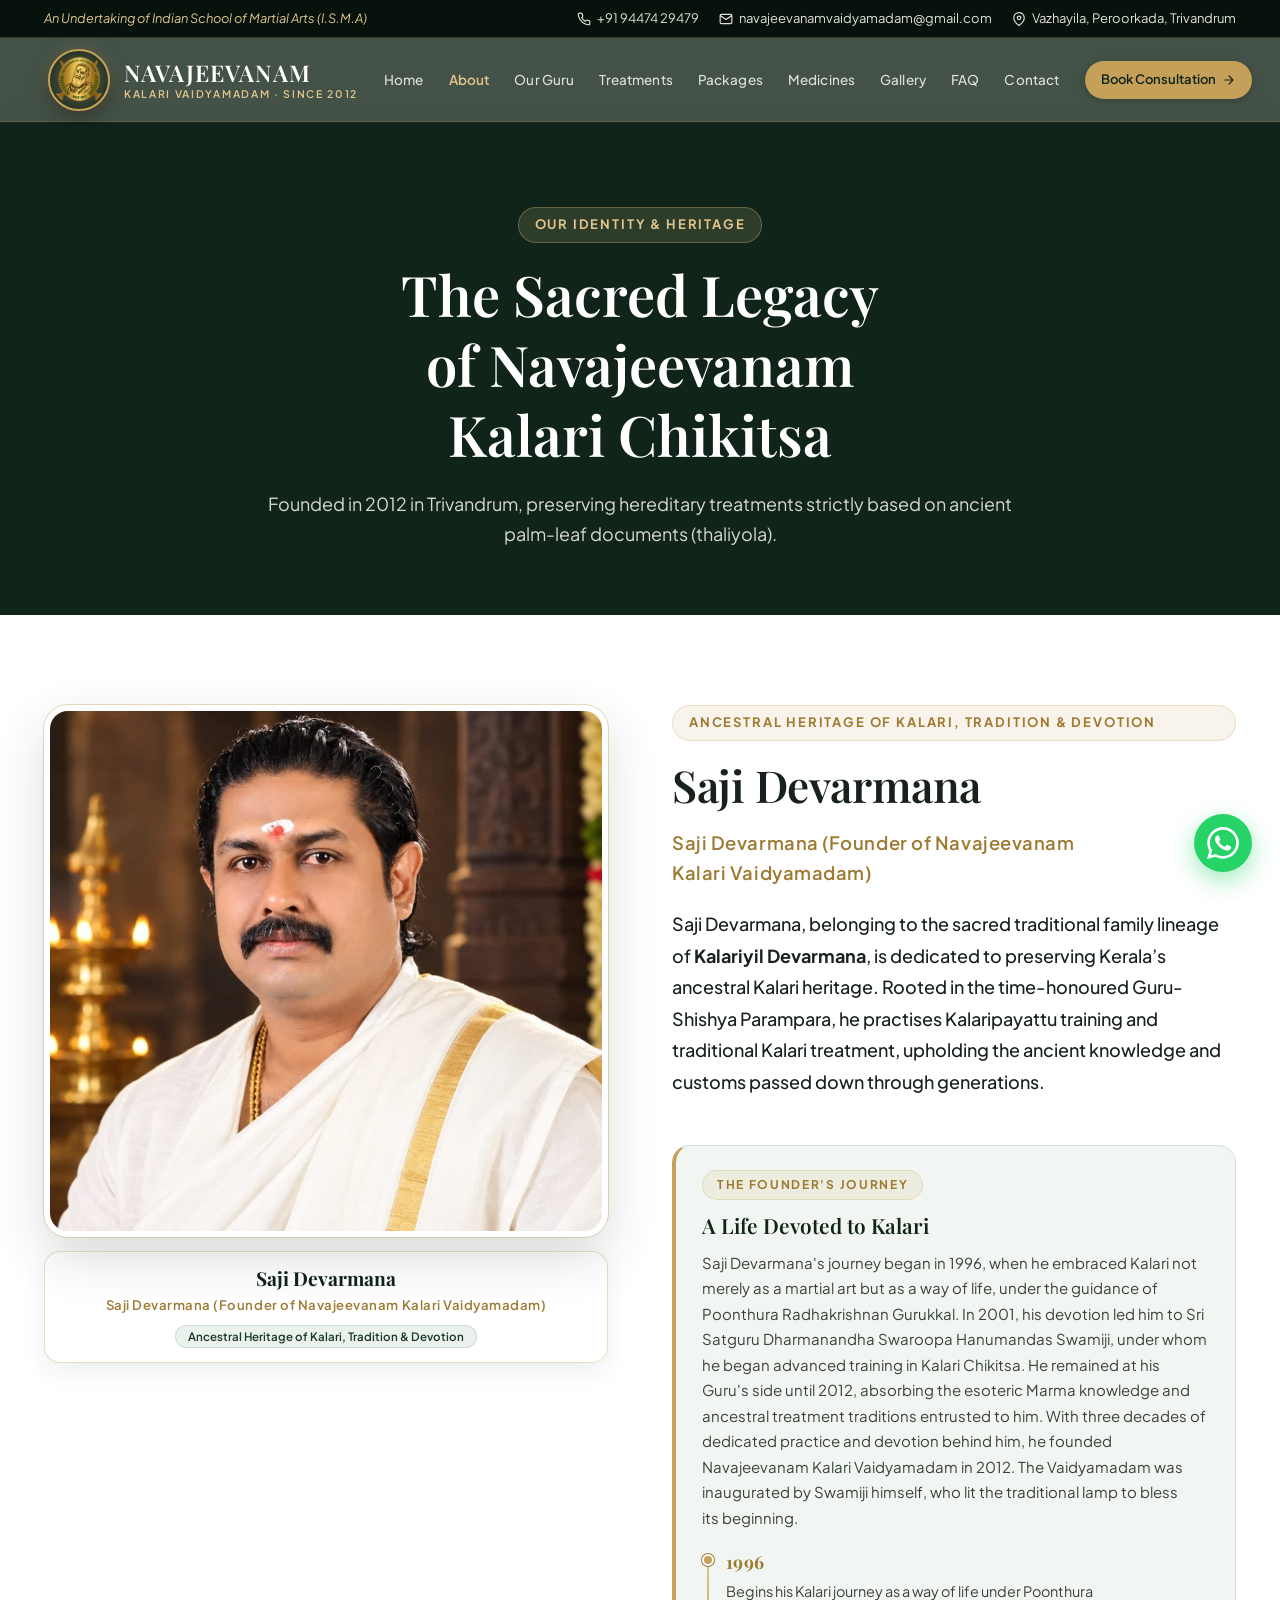
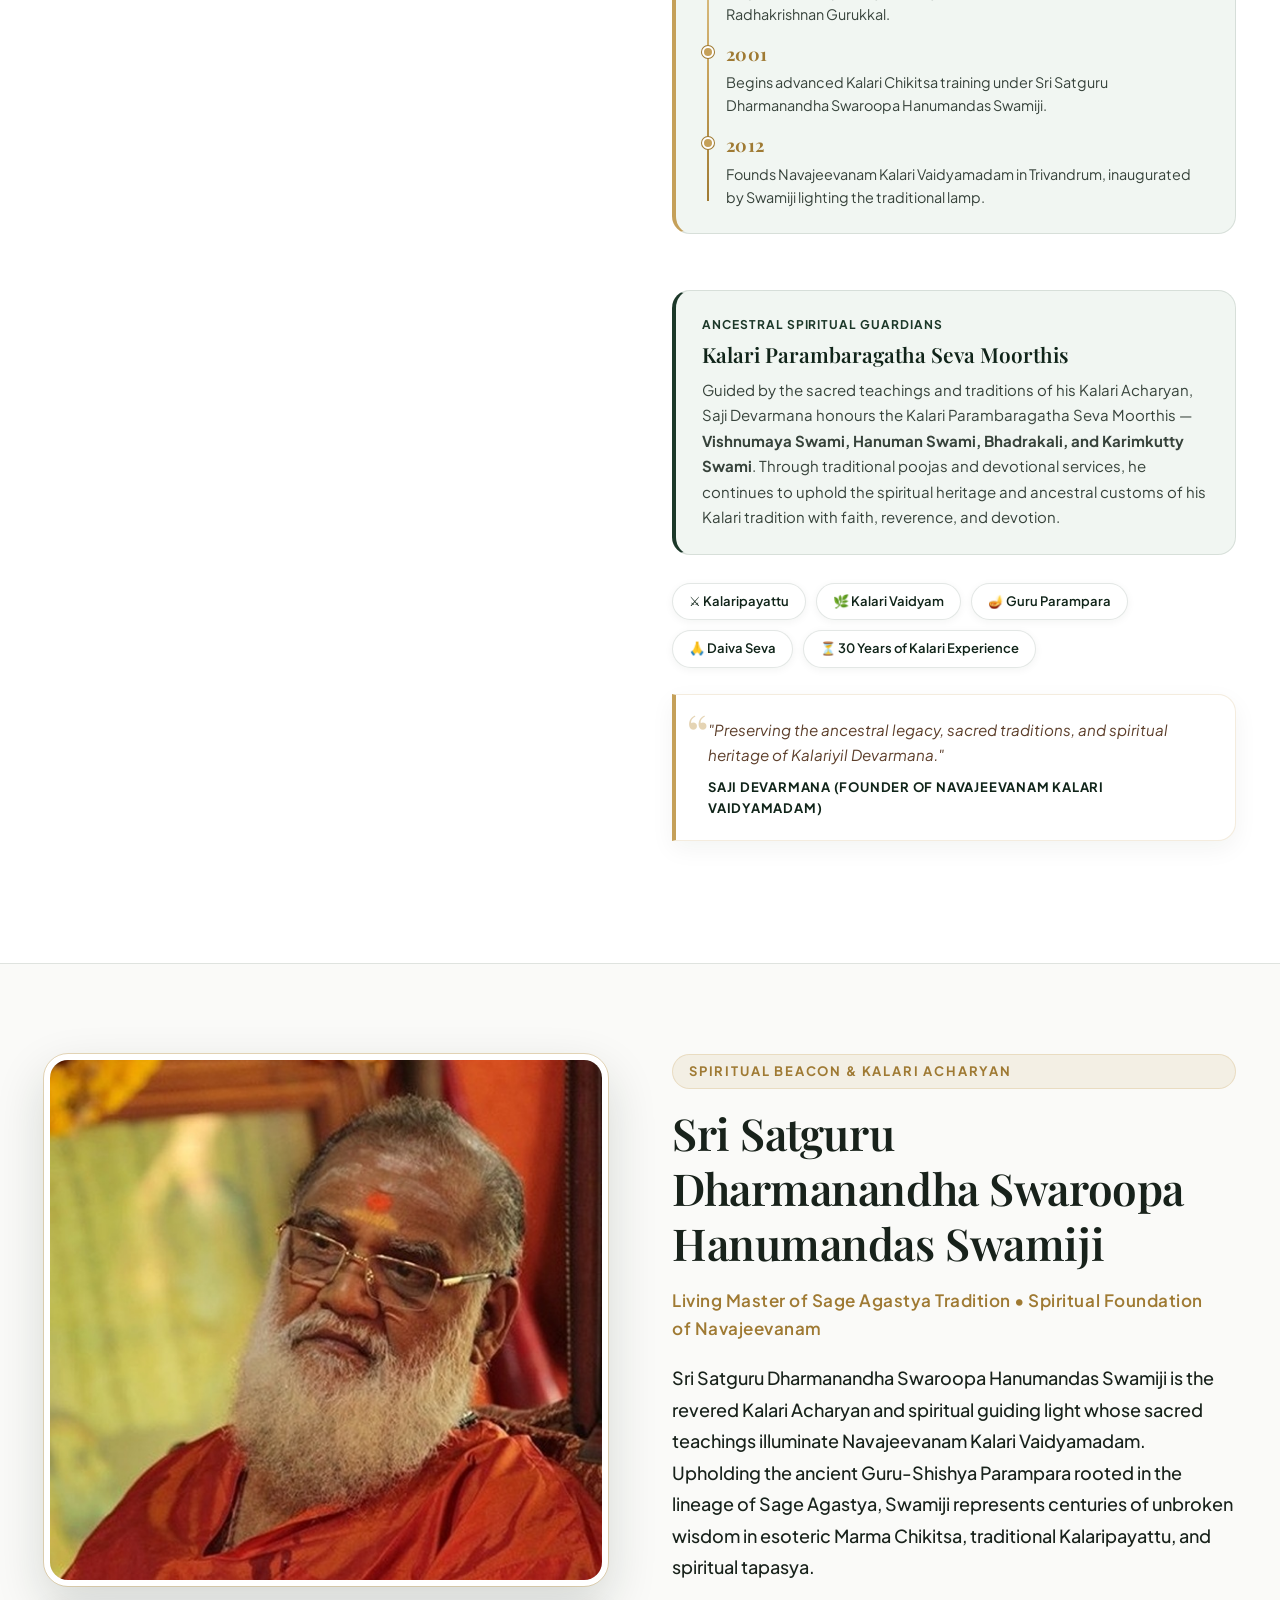
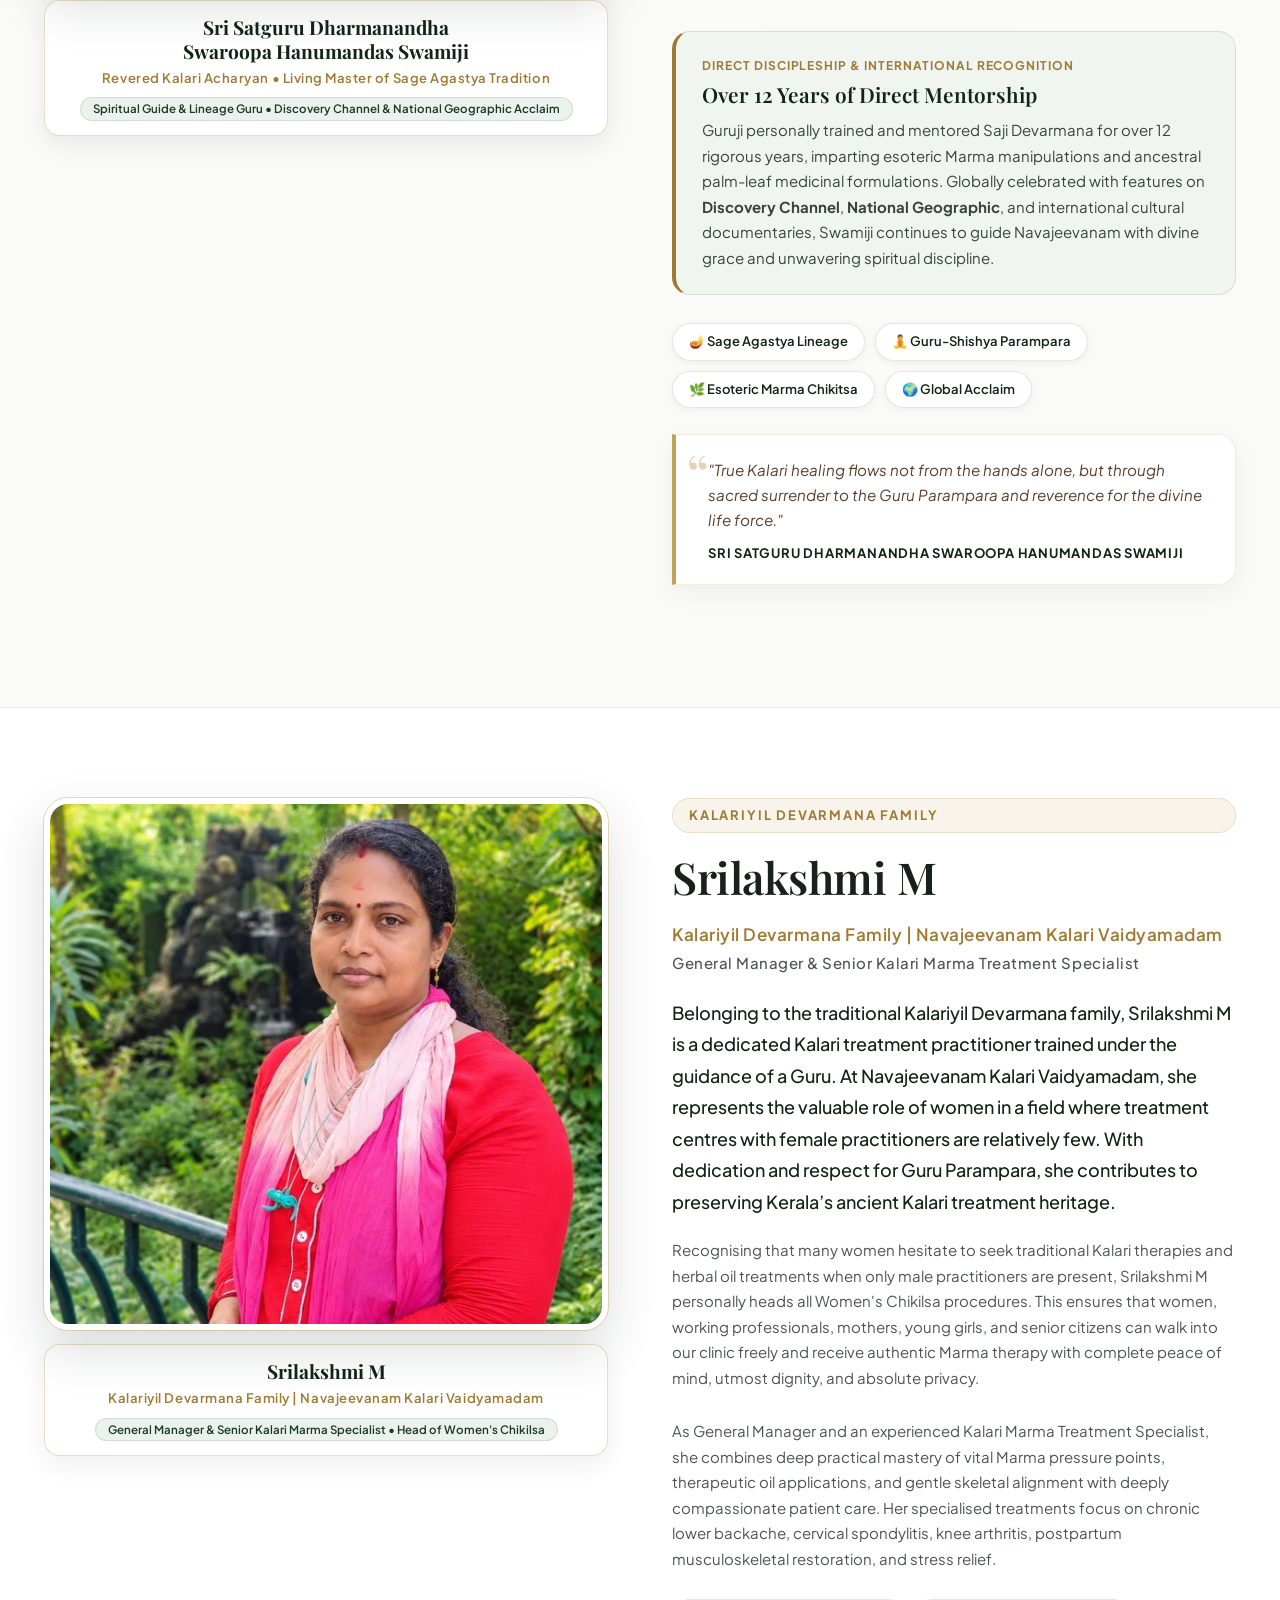
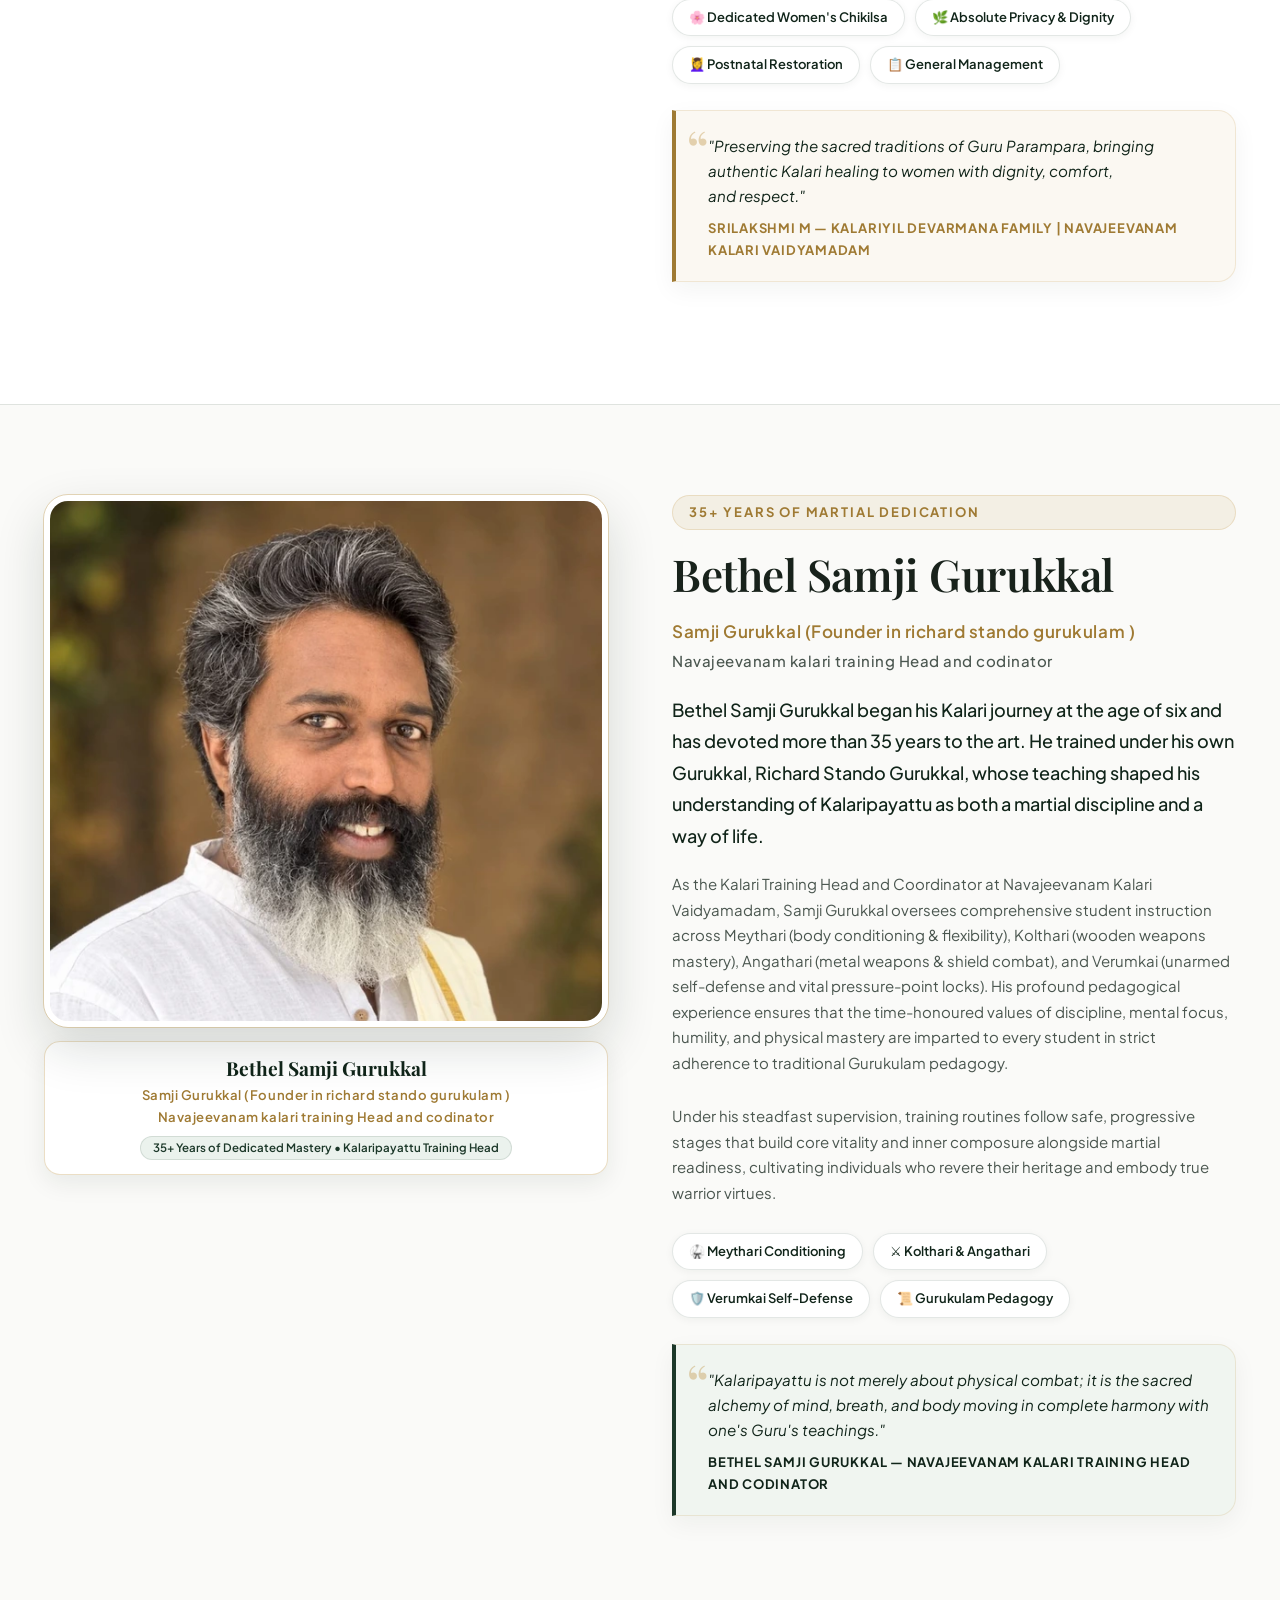
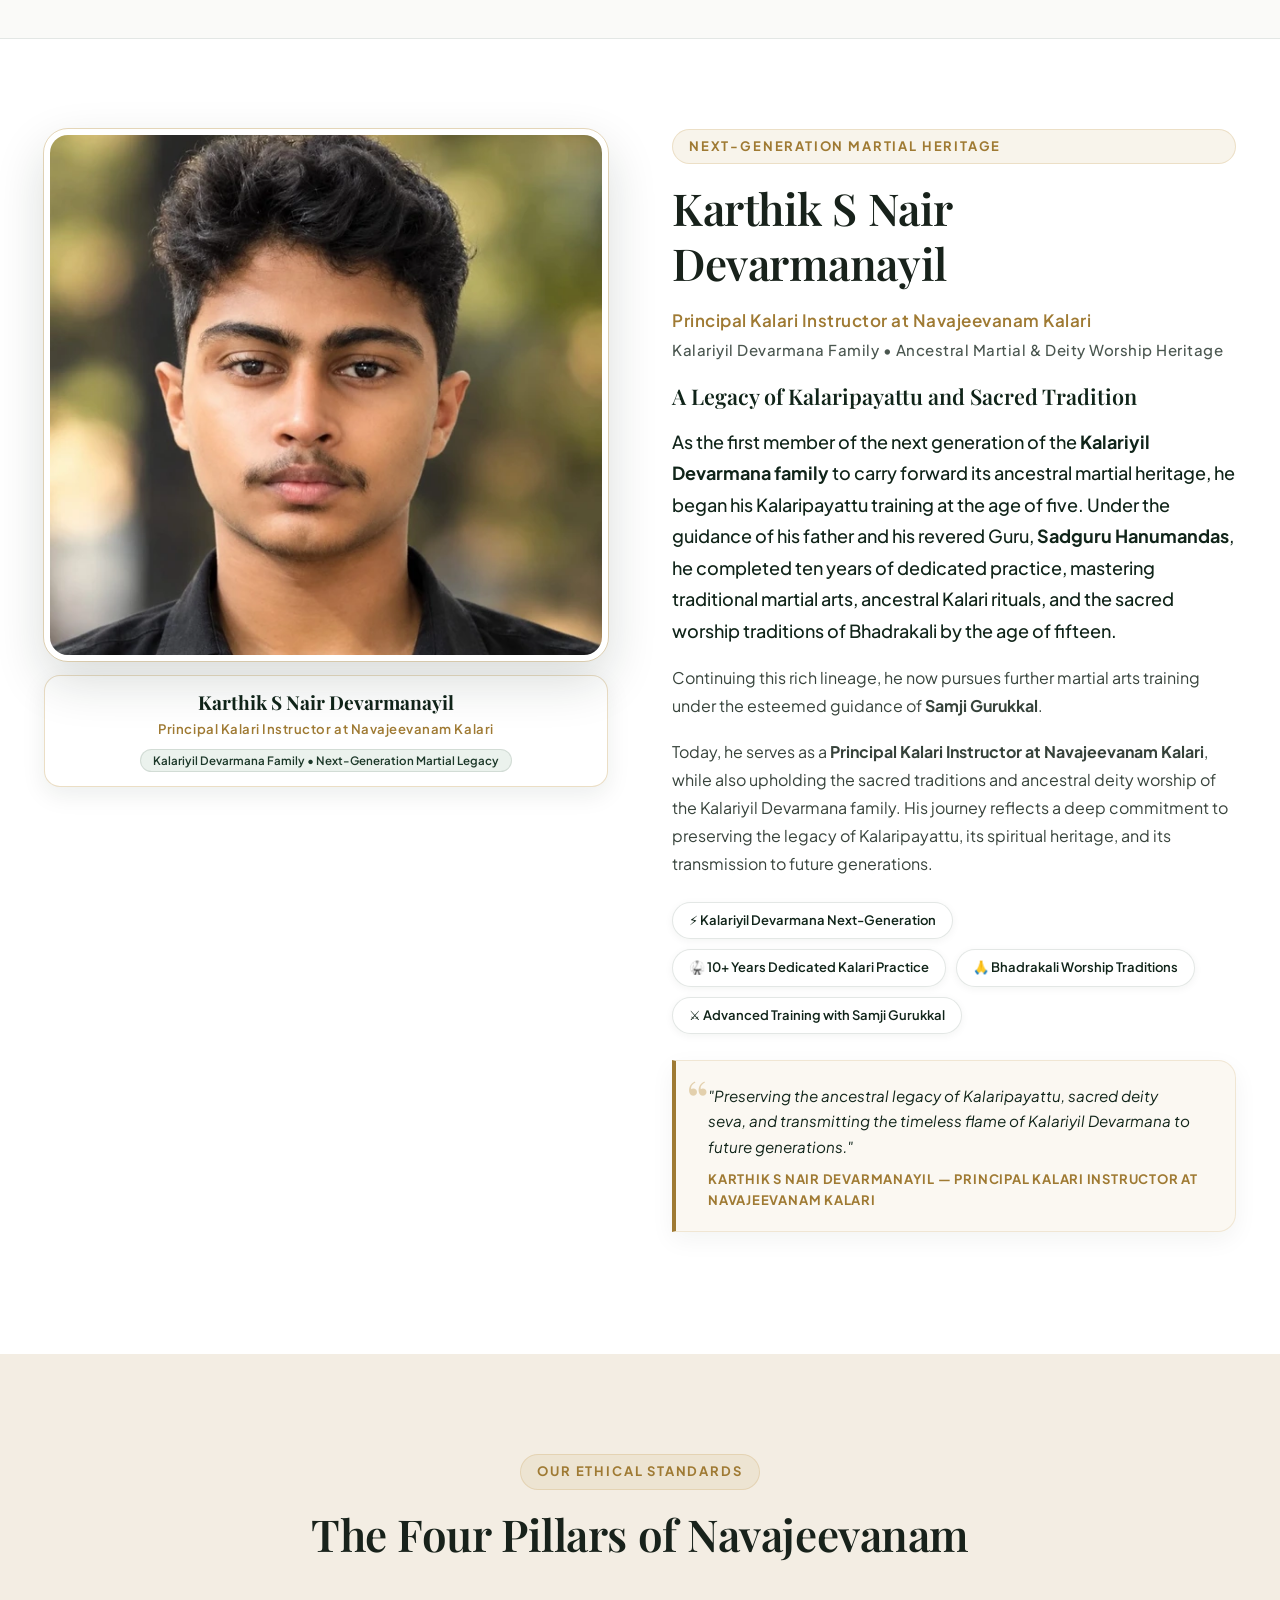
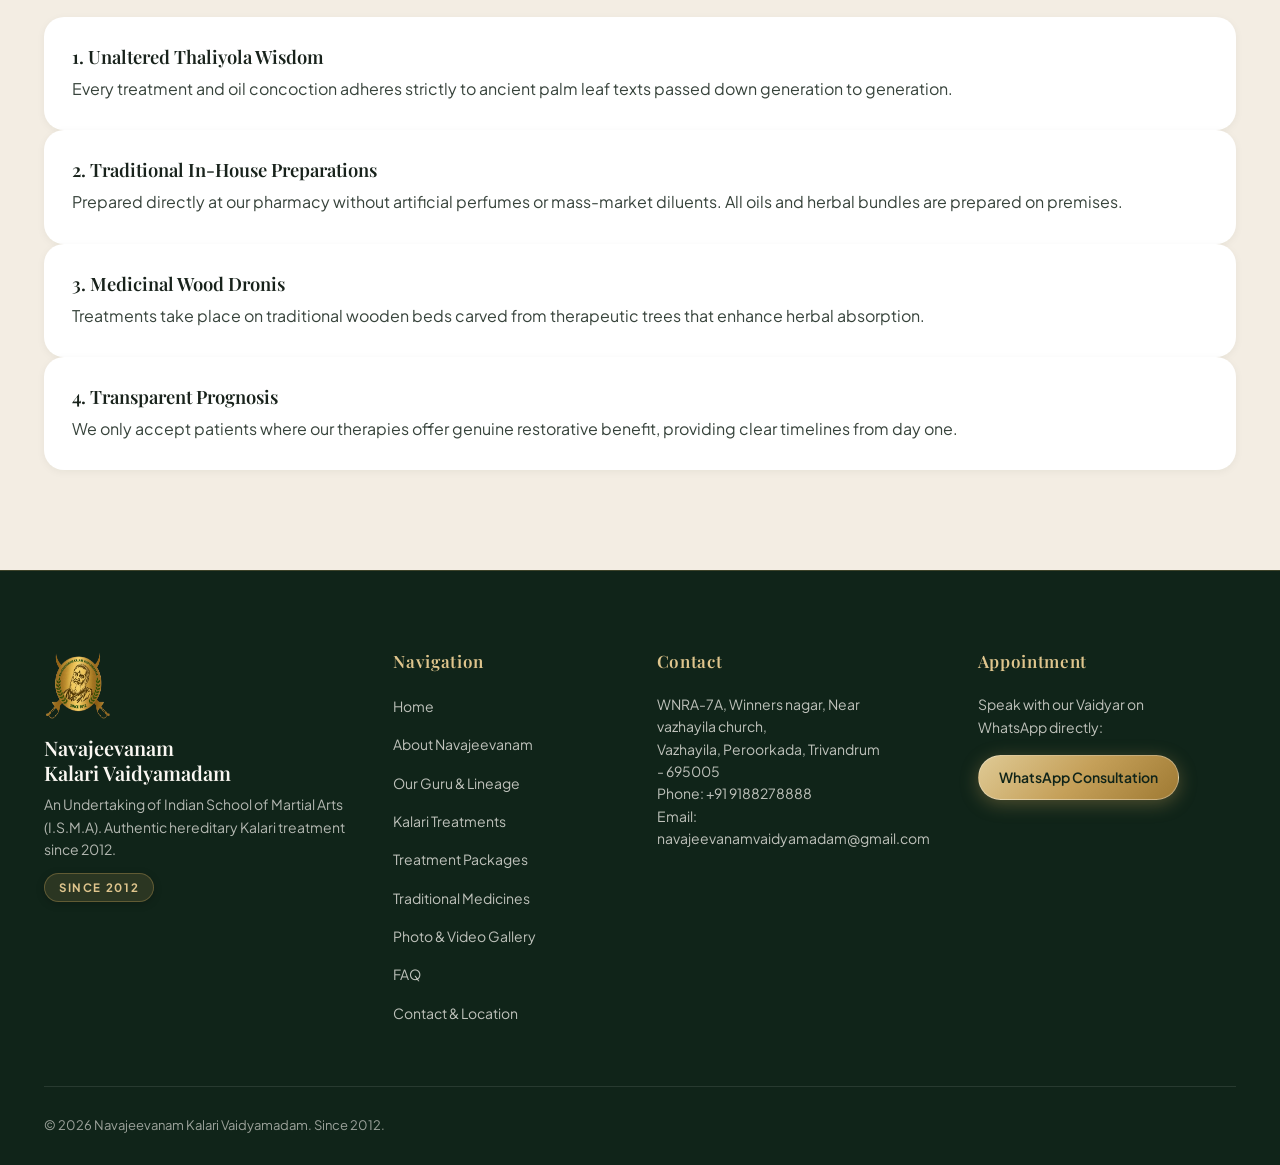
<file: about.html>
<!DOCTYPE html>
<html lang="en">
<head>
  <meta charset="UTF-8">
  <meta name="viewport" content="width=device-width, initial-scale=1.0">
  <title>About Us | Navajeevanam Kalari Vaidyamadam Trivandrum</title>
  <meta name="description" content="Discover the history of Navajeevanam Kalari Vaidyamadam, founded in 2012 by Saji Devarmana under the legendary guidance of Guru Hanumandas Swamiji.">
  <link rel="canonical" href="https://indianayurvedha.com/about.html">

  <link rel="preconnect" href="https://fonts.googleapis.com">
  <link rel="preconnect" href="https://fonts.gstatic.com" crossorigin>
  <link href="https://fonts.googleapis.com/css2?family=Cinzel:wght@500;600;700&family=Playfair+Display:ital,wght@0,500;0,600;0,700;1,400;1,600&family=Plus+Jakarta+Sans:wght@400;500;600;700&display=swap" rel="stylesheet">

  <link rel="stylesheet" href="css/style.css">
  <link rel="stylesheet" href="css/responsive.css">
  <link rel="icon" type="image/png" href="assets/logo/navajeevanam-logo-nobg.png">

  <!-- Social Media & Open Graph -->
  <meta property="og:type" content="website">
  <meta property="og:title" content="About Us | Navajeevanam Kalari Vaidyamadam Trivandrum">
  <meta property="og:description" content="Discover the history of Navajeevanam Kalari Vaidyamadam, founded in 2012 by Saji Devarmana under the guidance of Guru Hanumandas Swamiji.">
  <meta property="og:url" content="https://indianayurvedha.com/about.html">
  <meta property="og:site_name" content="Navajeevanam Kalari Vaidyamadam">
  <meta property="og:image" content="https://indianayurvedha.com/assets/images/founder-sajith.webp">
  <meta name="twitter:card" content="summary_large_image">
  <meta name="twitter:title" content="About Us | Navajeevanam Kalari Vaidyamadam Trivandrum">
  <meta name="twitter:description" content="History of Navajeevanam Kalari Vaidyamadam and hereditary Kalari healing tradition in Trivandrum.">
  <meta name="twitter:image" content="https://indianayurvedha.com/assets/images/founder-sajith.webp">

  <!-- Schema.org Structured Data -->
  <script type="application/ld+json">
  {
    "@context": "https://schema.org",
    "@type": "AboutPage",
    "mainEntity": {
      "@type": "MedicalClinic",
      "name": "Navajeevanam Kalari Vaidyamadam",
      "foundingDate": "2012",
      "founder": {
        "@type": "Person",
        "name": "Saji Devarmana",
        "jobTitle": "Founder & Chief Marma Consultant"
      },
      "telephone": "+919188278888",
      "address": {
        "@type": "PostalAddress",
        "streetAddress": "WNRA-7A, Winners nagar, Near vazhayila church, Vazhayila, Peroorkada",
        "addressLocality": "Thiruvananthapuram",
        "addressRegion": "Kerala",
        "postalCode": "695005",
        "addressCountry": "IN"
      }
    }
  }
  </script>
</head>
<body>

  <!-- Top Bar -->
  <div class="top-bar">
    <div class="container top-bar-content">
      <div class="top-bar-left">
        <span>An Undertaking of Indian School of Martial Arts (I.S.M.A)</span>
      </div>
      <div class="top-bar-right">
        <a href="tel:+919447429479" class="top-bar-link">
          <svg width="14" height="14" fill="none" stroke="currentColor" stroke-width="2" viewBox="0 0 24 24"><path d="M22 16.92v3a2 2 0 0 1-2.18 2 19.79 19.79 0 0 1-8.63-3.07 19.5 19.5 0 0 1-6-6 19.79 19.79 0 0 1-3.07-8.67A2 2 0 0 1 4.11 2h3a2 2 0 0 1 2 1.72 12.84 12.84 0 0 0 .7 2.81 2 2 0 0 1-.45 2.11L8.09 9.91a16 16 0 0 0 6 6l1.27-1.27a2 2 0 0 1 2.11-.45 12.84 12.84 0 0 0 2.81.7A2 2 0 0 1 22 16.92z"/></svg>
          +91 94474 29479
        </a>
        <a href="mailto:navajeevanamvaidyamadam@gmail.com" class="top-bar-link">
          <svg width="14" height="14" fill="none" stroke="currentColor" stroke-width="2" viewBox="0 0 24 24"><path d="M4 4h16c1.1 0 2 .9 2 2v12c0 1.1-.9 2-2 2H4c-1.1 0-2-.9-2-2V6c0-1.1.9-2 2-2z"/><polyline points="22,6 12,13 2,6"/></svg>
          navajeevanamvaidyamadam@gmail.com
        </a>
        <a href="https://maps.app.goo.gl/wZVVGsXnPYhn1XUr8?g_st=ac" target="_blank" rel="noopener noreferrer" class="top-bar-link">
          <svg width="14" height="14" fill="none" stroke="currentColor" stroke-width="2" viewBox="0 0 24 24"><path d="M21 10c0 7-9 13-9 13s-9-6-9-13a9 9 0 0 1 18 0z"/><circle cx="12" cy="10" r="3"/></svg>
          Vazhayila, Peroorkada, Trivandrum
        </a>
      </div>
    </div>
  </div>

  <!-- Pill Header -->
  <header class="site-header header-wrapper">
    <nav class="nav-container nav-pill">
      <a href="index.html" class="nav-brand" aria-label="NAVAJEEVANAM KALARI VAIDYAMADAM · SINCE 2012">
        <img src="assets/logo/navajeevanam-logo-nobg.png" alt="Navajeevanam Emblem" class="nav-logo-img" width="70" height="70">
        <div class="nav-brand-text">
          <span class="nav-brand-name">NAVAJEEVANAM</span>
          <span class="nav-brand-sub">KALARI VAIDYAMADAM · SINCE 2012</span>
        </div>
      </a>

      <ul class="nav-menu">
        <li><a href="index.html" class="nav-link">Home</a></li>
        <li><a href="about.html" class="nav-link active">About</a></li>
        <li><a href="guru.html" class="nav-link">Our Guru</a></li>
        <li><a href="treatments.html" class="nav-link">Treatments</a></li>
        <li><a href="packages.html" class="nav-link">Packages</a></li>
        <li><a href="medicines.html" class="nav-link">Medicines</a></li>
        <li><a href="gallery.html" class="nav-link">Gallery</a></li>
        <li><a href="faq.html" class="nav-link">FAQ</a></li>
        <li><a href="contact.html" class="nav-link">Contact</a></li>
      </ul>

      <div class="nav-actions">
        <a href="https://app.doctosmart.com/welcome/patient_registration?data===wYp5WasNEIsFGduVGRgUGbp12cgUGdph2V8xXNzgTM" target="_blank" rel="noopener noreferrer" class="nav-cta-btn">
          <span>Book Consultation</span>
          <svg width="14" height="14" viewBox="0 0 24 24" fill="none" stroke="currentColor" stroke-width="2" stroke-linecap="round" stroke-linejoin="round" aria-hidden="true"><path d="M5 12h14M12 5l7 7-7 7"/></svg>
        </a>
        <button class="mobile-menu-btn" aria-label="Open navigation menu" aria-expanded="false" aria-controls="mobileDrawer">
          <svg width="24" height="24" viewBox="0 0 24 24" fill="none" stroke="currentColor" stroke-width="1.5" stroke-linecap="round" stroke-linejoin="round" aria-hidden="true">
            <line x1="3" y1="6" x2="21" y2="6"></line>
            <line x1="3" y1="12" x2="21" y2="12"></line>
            <line x1="3" y1="18" x2="21" y2="18"></line>
          </svg>
        </button>
      </div>
    </nav>
  </header>

  <!-- Mobile Drawer -->
  <div class="mobile-drawer" id="mobileDrawer">
    <div class="mobile-drawer-header">
      <div class="nav-brand">
        <img src="assets/logo/navajeevanam-logo-nobg.png" alt="Navajeevanam Logo" style="width: 44px; height: 44px;">
        <span style="font-family: var(--font-serif); color: #fff; font-size: 1.1rem; font-weight: 700;">Navajeevanam</span>
      </div>
      <button class="mobile-drawer-close" id="mobileDrawerClose" aria-label="Close Menu">✕</button>
    </div>
    <ul class="mobile-nav-links">
      <li><a href="index.html" class="mobile-nav-link">Home <span>→</span></a></li>
      <li><a href="about.html" class="mobile-nav-link">About Navajeevanam <span>→</span></a></li>
      <li><a href="guru.html" class="mobile-nav-link">Our Guru & Lineage <span>→</span></a></li>
      <li><a href="treatments.html" class="mobile-nav-link">Kalari Treatments <span>→</span></a></li>
      <li><a href="packages.html" class="mobile-nav-link">Treatment Packages <span>→</span></a></li>
      <li><a href="medicines.html" class="mobile-nav-link">Traditional Medicines <span>→</span></a></li>
      <li><a href="gallery.html" class="mobile-nav-link">Gallery <span>→</span></a></li>
      <li><a href="faq.html" class="mobile-nav-link">FAQ <span>→</span></a></li>
      <li><a href="contact.html" class="mobile-nav-link">Contact & Location <span>→</span></a></li>
    </ul>
    <div class="mobile-drawer-footer">
      <a href="tel:+919188278888" class="btn btn-secondary" style="width: 100%;">Call: +91 9188278888</a>
      <a href="https://app.doctosmart.com/welcome/patient_registration?data===wYp5WasNEIsFGduVGRgUGbp12cgUGdph2V8xXNzgTM" target="_blank" rel="noopener noreferrer" class="btn btn-primary" style="width: 100%;">Book Doctor Consultation</a>
    </div>
  </div>

  <!-- Page Header Hero -->
  <section style="background: var(--forest-dark); padding: 85px 0 65px; color: #fff; position: relative; margin-top: 0;">
    <div class="container" style="text-align: center; max-width: 800px;">
      <span class="section-tag light">Our Identity & Heritage</span>
      <h1 style="font-size: clamp(2.4rem, 4.5vw, 3.5rem); color: #fff; margin-bottom: 20px;">
        The Sacred Legacy of Navajeevanam Kalari Chikitsa
      </h1>
      <p style="font-size: 1.125rem; color: rgba(250, 247, 242, 0.85); line-height: 1.7;">
        Founded in 2012 in Trivandrum, preserving hereditary treatments strictly based on ancient palm-leaf documents (thaliyola).
      </p>
    </div>
  </section>

  <!-- ==========================================================================
       Leadership & Lineage of Navajeevanam Kalari Vaidyamadam
       Strict Sequence:
       1. Saji Devarmana (Founder)
       2. Sri Satguru Dharmanandha Swaroopa Hanumandas Swamiji (Kalari Acharyan)
       3. Srilakshmi M (General Manager & Senior Kalari Marma Specialist)
       4. Bethel Samji Gurukkal (Kalari Training Head & Coordinator)
       5. Karthik S Nair Devarmanayil (Principal Kalari Instructor at Navajeevanam Kalari)
       ========================================================================== -->

  <!-- 1. Founder: Saji Devarmana -->
  <section class="about-section" style="background: #FFFFFF; padding: 90px 0;">
    <div class="container">
      <div class="about-grid" style="align-items: start;">
        <div class="about-visual founder-visual-sticky">
          <div class="about-visual-main">
            <img src="assets/images/founder-sajith.webp" alt="Saji Devarmana - Founder of Navajeevanam Kalari Vaidyamadam" width="500" height="500" style="aspect-ratio: 1 / 1; object-fit: cover;" loading="lazy">
          </div>
          <div class="photo-identity-bar">
            <h3 class="photo-person-name">Saji Devarmana</h3>
            <p class="photo-person-role">Saji Devarmana (Founder of Navajeevanam Kalari Vaidyamadam)</p>
            <span class="photo-person-badge">Ancestral Heritage of Kalari, Tradition & Devotion</span>
          </div>
        </div>

        <div class="about-text-content">
          <span class="section-tag">Ancestral Heritage of Kalari, Tradition & Devotion</span>
          <h2 class="section-title">Saji Devarmana</h2>
          <p class="treatment-sanskrit" style="font-size: 1.15rem; margin-bottom: 20px; color: var(--gold-dark); font-weight: 600;">
            Saji Devarmana (Founder of Navajeevanam Kalari Vaidyamadam)
          </p>

          <p class="lead-text">
            Saji Devarmana, belonging to the sacred traditional family lineage of <strong>Kalariyil Devarmana</strong>, is dedicated to preserving Kerala’s ancestral Kalari heritage. Rooted in the time-honoured Guru-Shishya Parampara, he practises Kalaripayattu training and traditional Kalari treatment, upholding the ancient knowledge and customs passed down through generations.
          </p>

          <!-- The Founder's Journey Block -->
          <div class="founder-journey-card fade-in-scroll">
            <span class="section-tag" style="margin-bottom: 12px; font-size: 0.75rem; padding: 4px 14px; display: inline-flex;">THE FOUNDER'S JOURNEY</span>
            <h3 style="font-family: var(--font-serif); font-size: 1.3rem; color: var(--forest-dark); margin: 0 0 12px;">A Life Devoted to Kalari</h3>
            <p style="font-size: 0.9375rem; color: var(--text-body); line-height: 1.7; margin: 0 0 20px;">
              Saji Devarmana's journey began in 1996, when he embraced Kalari not merely as a martial art but as a way of life, under the guidance of Poonthura Radhakrishnan Gurukkal. In 2001, his devotion led him to Sri Satguru Dharmanandha Swaroopa Hanumandas Swamiji, under whom he began advanced training in Kalari Chikitsa. He remained at his Guru's side until 2012, absorbing the esoteric Marma knowledge and ancestral treatment traditions entrusted to him. With three decades of dedicated practice and devotion behind him, he founded Navajeevanam Kalari Vaidyamadam in 2012. The Vaidyamadam was inaugurated by Swamiji himself, who lit the traditional lamp to bless its beginning.
            </p>

            <!-- Compact Vertical Timeline -->
            <div class="founder-timeline">
              <div class="founder-timeline-item">
                <div class="founder-timeline-dot"></div>
                <div class="founder-timeline-content">
                  <span class="founder-timeline-year">1996</span>
                  <p class="founder-timeline-text">Begins his Kalari journey as a way of life under Poonthura Radhakrishnan Gurukkal.</p>
                </div>
              </div>
              <div class="founder-timeline-item">
                <div class="founder-timeline-dot"></div>
                <div class="founder-timeline-content">
                  <span class="founder-timeline-year">2001</span>
                  <p class="founder-timeline-text">Begins advanced Kalari Chikitsa training under Sri Satguru Dharmanandha Swaroopa Hanumandas Swamiji.</p>
                </div>
              </div>
              <div class="founder-timeline-item">
                <div class="founder-timeline-dot"></div>
                <div class="founder-timeline-content">
                  <span class="founder-timeline-year">2012</span>
                  <p class="founder-timeline-text">Founds Navajeevanam Kalari Vaidyamadam in Trivandrum, inaugurated by Swamiji lighting the traditional lamp.</p>
                </div>
              </div>
            </div>
          </div>

          <!-- Kalari Parambaragatha Seva Moorthis Box -->
          <div style="margin: 28px 0; padding: 24px 26px; background: rgba(235, 242, 237, 0.7); border: 1px solid var(--forest-border); border-left: 4px solid var(--forest-primary); border-radius: 18px;">
            <div style="font-size: 0.75rem; text-transform: uppercase; letter-spacing: 0.08em; color: var(--forest-primary); font-weight: 700; margin-bottom: 6px;">Ancestral Spiritual Guardians</div>
            <h3 style="font-family: var(--font-serif); font-size: 1.3rem; color: var(--forest-dark); margin: 0 0 10px;">Kalari Parambaragatha Seva Moorthis</h3>
            <p style="font-size: 0.9375rem; color: var(--text-body); line-height: 1.7; margin: 0;">
              Guided by the sacred teachings and traditions of his Kalari Acharyan, Saji Devarmana honours the Kalari Parambaragatha Seva Moorthis — <strong>Vishnumaya Swami, Hanuman Swami, Bhadrakali, and Karimkutty Swami</strong>. Through traditional poojas and devotional services, he continues to uphold the spiritual heritage and ancestral customs of his Kalari tradition with faith, reverence, and devotion.
            </p>
          </div>

          <!-- Four Pillars Strip: Kalaripayattu • Kalari Vaidyam • Guru Parampara • Daiva Seva -->
          <div style="display: flex; flex-wrap: wrap; gap: 10px; margin-bottom: 26px;">
            <span style="display: inline-flex; align-items: center; padding: 7px 16px; background: #fff; border: 1px solid var(--forest-border); border-radius: 9999px; font-size: 0.8125rem; font-weight: 600; color: var(--forest-dark); box-shadow: var(--shadow-sm);">⚔️ Kalaripayattu</span>
            <span style="display: inline-flex; align-items: center; padding: 7px 16px; background: #fff; border: 1px solid var(--forest-border); border-radius: 9999px; font-size: 0.8125rem; font-weight: 600; color: var(--forest-dark); box-shadow: var(--shadow-sm);">🌿 Kalari Vaidyam</span>
            <span style="display: inline-flex; align-items: center; padding: 7px 16px; background: #fff; border: 1px solid var(--forest-border); border-radius: 9999px; font-size: 0.8125rem; font-weight: 600; color: var(--forest-dark); box-shadow: var(--shadow-sm);">🪔 Guru Parampara</span>
            <span style="display: inline-flex; align-items: center; padding: 7px 16px; background: #fff; border: 1px solid var(--forest-border); border-radius: 9999px; font-size: 0.8125rem; font-weight: 600; color: var(--forest-dark); box-shadow: var(--shadow-sm);">🙏 Daiva Seva</span>
            <span style="display: inline-flex; align-items: center; padding: 7px 16px; background: #fff; border: 1px solid var(--forest-border); border-radius: 9999px; font-size: 0.8125rem; font-weight: 600; color: var(--forest-dark); box-shadow: var(--shadow-sm);">⏳ 30 Years of Kalari Experience</span>
          </div>

          <div class="founder-quote-box">
            <p class="founder-quote-text">
              "Preserving the ancestral legacy, sacred traditions, and spiritual heritage of Kalariyil Devarmana."
            </p>
            <div class="founder-name">Saji Devarmana (Founder of Navajeevanam Kalari Vaidyamadam)</div>
          </div>
        </div>
      </div>
    </div>
  </section>

  <!-- 2. Revered Guru: Sri Satguru Dharmanandha Swaroopa Hanumandas Swamiji -->
  <section class="about-section" style="background: #FAFAF8; border-top: 1px solid var(--forest-border); padding: 90px 0;">
    <div class="container">
      <div class="about-grid" style="align-items: start;">
        <div class="about-visual">
          <div class="about-visual-main">
            <img src="assets/images/guru-swamiji.jpeg" alt="Sri Satguru Dharmanandha Swaroopa Hanumandas Swamiji - Revered Kalari Acharyan" width="500" height="500" style="aspect-ratio: 1 / 1; object-fit: cover;" loading="lazy">
          </div>
          <div class="photo-identity-bar">
            <h3 class="photo-person-name">Sri Satguru Dharmanandha Swaroopa Hanumandas Swamiji</h3>
            <p class="photo-person-role">Revered Kalari Acharyan • Living Master of Sage Agastya Tradition</p>
            <span class="photo-person-badge">Spiritual Guide & Lineage Guru • Discovery Channel & National Geographic Acclaim</span>
          </div>
        </div>

        <div class="about-text-content">
          <span class="section-tag">Spiritual Beacon & Kalari Acharyan</span>
          <h2 class="section-title">Sri Satguru Dharmanandha Swaroopa Hanumandas Swamiji</h2>
          <p class="treatment-sanskrit" style="font-size: 1.0625rem; font-weight: 600; color: var(--gold-dark); margin-bottom: 20px;">
            Living Master of Sage Agastya Tradition • Spiritual Foundation of Navajeevanam
          </p>

          <p class="lead-text">
            Sri Satguru Dharmanandha Swaroopa Hanumandas Swamiji is the revered Kalari Acharyan and spiritual guiding light whose sacred teachings illuminate Navajeevanam Kalari Vaidyamadam. Upholding the ancient Guru-Shishya Parampara rooted in the lineage of Sage Agastya, Swamiji represents centuries of unbroken wisdom in esoteric Marma Chikitsa, traditional Kalaripayattu, and spiritual tapasya.
          </p>

          <!-- Guru Mentorship & Global Recognition Box -->
          <div style="margin: 28px 0; padding: 24px 26px; background: rgba(235, 242, 237, 0.7); border: 1px solid var(--forest-border); border-left: 4px solid var(--gold-dark); border-radius: 18px;">
            <div style="font-size: 0.75rem; text-transform: uppercase; letter-spacing: 0.08em; color: var(--gold-dark); font-weight: 700; margin-bottom: 6px;">Direct Discipleship & International Recognition</div>
            <h3 style="font-family: var(--font-serif); font-size: 1.3rem; color: var(--forest-dark); margin: 0 0 10px;">Over 12 Years of Direct Mentorship</h3>
            <p style="font-size: 0.9375rem; color: var(--text-body); line-height: 1.7; margin: 0;">
              Guruji personally trained and mentored Saji Devarmana for over 12 rigorous years, imparting esoteric Marma manipulations and ancestral palm-leaf medicinal formulations. Globally celebrated with features on <strong>Discovery Channel</strong>, <strong>National Geographic</strong>, and international cultural documentaries, Swamiji continues to guide Navajeevanam with divine grace and unwavering spiritual discipline.
            </p>
          </div>

          <!-- Spiritual Lineage Strip -->
          <div style="display: flex; flex-wrap: wrap; gap: 10px; margin-bottom: 26px;">
            <span style="display: inline-flex; align-items: center; padding: 7px 16px; background: #fff; border: 1px solid var(--forest-border); border-radius: 9999px; font-size: 0.8125rem; font-weight: 600; color: var(--forest-dark); box-shadow: var(--shadow-sm);">🪔 Sage Agastya Lineage</span>
            <span style="display: inline-flex; align-items: center; padding: 7px 16px; background: #fff; border: 1px solid var(--forest-border); border-radius: 9999px; font-size: 0.8125rem; font-weight: 600; color: var(--forest-dark); box-shadow: var(--shadow-sm);">🧘 Guru-Shishya Parampara</span>
            <span style="display: inline-flex; align-items: center; padding: 7px 16px; background: #fff; border: 1px solid var(--forest-border); border-radius: 9999px; font-size: 0.8125rem; font-weight: 600; color: var(--forest-dark); box-shadow: var(--shadow-sm);">🌿 Esoteric Marma Chikitsa</span>
            <span style="display: inline-flex; align-items: center; padding: 7px 16px; background: #fff; border: 1px solid var(--forest-border); border-radius: 9999px; font-size: 0.8125rem; font-weight: 600; color: var(--forest-dark); box-shadow: var(--shadow-sm);">🌍 Global Acclaim</span>
          </div>

          <div class="founder-quote-box">
            <p class="founder-quote-text">
              "True Kalari healing flows not from the hands alone, but through sacred surrender to the Guru Parampara and reverence for the divine life force."
            </p>
            <div class="founder-name">Sri Satguru Dharmanandha Swaroopa Hanumandas Swamiji</div>
          </div>
        </div>
      </div>
    </div>
  </section>

  <!-- 3. General Manager & Women's Chikilsa Head: Srilakshmi M -->
  <section class="about-section" style="background: #FFFFFF; border-top: 1px solid var(--forest-border); padding: 90px 0;">
    <div class="container">
      <div class="about-grid" style="align-items: start;">
        <div class="about-visual">
          <div class="about-visual-main">
            <img src="assets/images/specialist-general-manager-square.webp" alt="Srilakshmi M - Kalariyil Devarmana Family | Navajeevanam Kalari Vaidyamadam" width="500" height="500" style="aspect-ratio: 1 / 1; object-fit: cover;" loading="lazy">
          </div>
          <div class="photo-identity-bar">
            <h3 class="photo-person-name">Srilakshmi M</h3>
            <p class="photo-person-role">Kalariyil Devarmana Family | Navajeevanam Kalari Vaidyamadam</p>
            <span class="photo-person-badge">General Manager & Senior Kalari Marma Specialist • Head of Women's Chikilsa</span>
          </div>
        </div>

        <div class="about-text-content">
          <span class="section-tag">Kalariyil Devarmana Family</span>
          <h2 class="section-title">Srilakshmi M</h2>
          <p class="treatment-sanskrit" style="font-size: 1.0625rem; font-weight: 600; color: var(--gold-dark); margin-bottom: 20px;">
            Kalariyil Devarmana Family | Navajeevanam Kalari Vaidyamadam<br>
            <span style="font-size: 0.9375rem; font-weight: 500; color: var(--text-muted);">General Manager & Senior Kalari Marma Treatment Specialist</span>
          </p>

          <p class="lead-text" style="color: var(--forest-dark); font-weight: 500;">
            Belonging to the traditional Kalariyil Devarmana family, Srilakshmi M is a dedicated Kalari treatment practitioner trained under the guidance of a Guru. At Navajeevanam Kalari Vaidyamadam, she represents the valuable role of women in a field where treatment centres with female practitioners are relatively few. With dedication and respect for Guru Parampara, she contributes to preserving Kerala’s ancient Kalari treatment heritage.
          </p>
          <p class="body-text">
            Recognising that many women hesitate to seek traditional Kalari therapies and herbal oil treatments when only male practitioners are present, Srilakshmi M personally heads all Women's Chikilsa procedures. This ensures that women, working professionals, mothers, young girls, and senior citizens can walk into our clinic freely and receive authentic Marma therapy with complete peace of mind, utmost dignity, and absolute privacy.
          </p>
          <p class="body-text">
            As General Manager and an experienced Kalari Marma Treatment Specialist, she combines deep practical mastery of vital Marma pressure points, therapeutic oil applications, and gentle skeletal alignment with deeply compassionate patient care. Her specialised treatments focus on chronic lower backache, cervical spondylitis, knee arthritis, postpartum musculoskeletal restoration, and stress relief.
          </p>

          <!-- Women's Care Highlights Strip -->
          <div style="display: flex; flex-wrap: wrap; gap: 10px; margin-bottom: 26px;">
            <span style="display: inline-flex; align-items: center; padding: 7px 16px; background: #fff; border: 1px solid var(--forest-border); border-radius: 9999px; font-size: 0.8125rem; font-weight: 600; color: var(--forest-dark); box-shadow: var(--shadow-sm);">🌸 Dedicated Women's Chikilsa</span>
            <span style="display: inline-flex; align-items: center; padding: 7px 16px; background: #fff; border: 1px solid var(--forest-border); border-radius: 9999px; font-size: 0.8125rem; font-weight: 600; color: var(--forest-dark); box-shadow: var(--shadow-sm);">🌿 Absolute Privacy & Dignity</span>
            <span style="display: inline-flex; align-items: center; padding: 7px 16px; background: #fff; border: 1px solid var(--forest-border); border-radius: 9999px; font-size: 0.8125rem; font-weight: 600; color: var(--forest-dark); box-shadow: var(--shadow-sm);">💆‍♀️ Postnatal Restoration</span>
            <span style="display: inline-flex; align-items: center; padding: 7px 16px; background: #fff; border: 1px solid var(--forest-border); border-radius: 9999px; font-size: 0.8125rem; font-weight: 600; color: var(--forest-dark); box-shadow: var(--shadow-sm);">📋 General Management</span>
          </div>

          <div class="founder-quote-box" style="border-left-color: var(--gold-dark); background: rgba(197, 160, 89, 0.08);">
            <p class="founder-quote-text" style="color: var(--forest-dark); font-style: italic;">
              "Preserving the sacred traditions of Guru Parampara, bringing authentic Kalari healing to women with dignity, comfort, and respect."
            </p>
            <div class="founder-name" style="color: var(--gold-dark);">Srilakshmi M — Kalariyil Devarmana Family | Navajeevanam Kalari Vaidyamadam</div>
          </div>
        </div>
      </div>
    </div>
  </section>

  <!-- 4. Kalari Training Head: Bethel Samji Gurukkal -->
  <section class="about-section" style="background: #FAFAF8; border-top: 1px solid var(--forest-border); padding: 90px 0;">
    <div class="container">
      <div class="about-grid" style="align-items: start;">
        <div class="about-visual">
          <div class="about-visual-main">
            <img src="assets/images/bethel-samji-gurukkal.webp" alt="Bethel Samji Gurukkal - Navajeevanam Kalari Training Head and Coordinator" width="500" height="500" style="aspect-ratio: 1 / 1; object-fit: cover;" loading="lazy">
          </div>
          <div class="photo-identity-bar">
            <h3 class="photo-person-name">Bethel Samji Gurukkal</h3>
            <p class="photo-person-role">Samji Gurukkal (Founder in richard stando gurukulam )<br>Navajeevanam kalari training Head and codinator</p>
            <span class="photo-person-badge">35+ Years of Dedicated Mastery • Kalaripayattu Training Head</span>
          </div>
        </div>

        <div class="about-text-content">
          <span class="section-tag">35+ Years of Martial Dedication</span>
          <h2 class="section-title">Bethel Samji Gurukkal</h2>
          <p class="treatment-sanskrit" style="font-size: 1.0625rem; font-weight: 600; color: var(--gold-dark); margin-bottom: 20px;">
            Samji Gurukkal (Founder in richard stando gurukulam )<br>
            <span style="font-size: 0.9375rem; font-weight: 500; color: var(--text-muted);">Navajeevanam kalari training Head and codinator</span>
          </p>

          <p class="lead-text" style="color: var(--forest-dark); font-weight: 500;">
            Bethel Samji Gurukkal began his Kalari journey at the age of six and has devoted more than 35 years to the art. He trained under his own Gurukkal, Richard Stando Gurukkal, whose teaching shaped his understanding of Kalaripayattu as both a martial discipline and a way of life.
          </p>
          <p class="body-text">
            As the Kalari Training Head and Coordinator at Navajeevanam Kalari Vaidyamadam, Samji Gurukkal oversees comprehensive student instruction across Meythari (body conditioning & flexibility), Kolthari (wooden weapons mastery), Angathari (metal weapons & shield combat), and Verumkai (unarmed self-defense and vital pressure-point locks). His profound pedagogical experience ensures that the time-honoured values of discipline, mental focus, humility, and physical mastery are imparted to every student in strict adherence to traditional Gurukulam pedagogy.
          </p>
          <p class="body-text">
            Under his steadfast supervision, training routines follow safe, progressive stages that build core vitality and inner composure alongside martial readiness, cultivating individuals who revere their heritage and embody true warrior virtues.
          </p>

          <!-- Samji Gurukkal Martial Pillars Strip -->
          <div style="display: flex; flex-wrap: wrap; gap: 10px; margin-bottom: 26px;">
            <span style="display: inline-flex; align-items: center; padding: 7px 16px; background: #fff; border: 1px solid var(--forest-border); border-radius: 9999px; font-size: 0.8125rem; font-weight: 600; color: var(--forest-dark); box-shadow: var(--shadow-sm);">🥋 Meythari Conditioning</span>
            <span style="display: inline-flex; align-items: center; padding: 7px 16px; background: #fff; border: 1px solid var(--forest-border); border-radius: 9999px; font-size: 0.8125rem; font-weight: 600; color: var(--forest-dark); box-shadow: var(--shadow-sm);">⚔️ Kolthari & Angathari</span>
            <span style="display: inline-flex; align-items: center; padding: 7px 16px; background: #fff; border: 1px solid var(--forest-border); border-radius: 9999px; font-size: 0.8125rem; font-weight: 600; color: var(--forest-dark); box-shadow: var(--shadow-sm);">🛡️ Verumkai Self-Defense</span>
            <span style="display: inline-flex; align-items: center; padding: 7px 16px; background: #fff; border: 1px solid var(--forest-border); border-radius: 9999px; font-size: 0.8125rem; font-weight: 600; color: var(--forest-dark); box-shadow: var(--shadow-sm);">📜 Gurukulam Pedagogy</span>
          </div>

          <div class="founder-quote-box" style="border-left-color: var(--forest-primary); background: rgba(235, 242, 237, 0.7);">
            <p class="founder-quote-text" style="color: var(--forest-dark); font-style: italic;">
              "Kalaripayattu is not merely about physical combat; it is the sacred alchemy of mind, breath, and body moving in complete harmony with one's Guru's teachings."
            </p>
            <div class="founder-name">Bethel Samji Gurukkal — Navajeevanam kalari training Head and codinator</div>
          </div>
        </div>
      </div>
    </div>
  </section>

  <!-- 5. Principal Kalari Instructor: Karthik S Nair Devarmanayil -->
  <section class="about-section" style="background: #FFFFFF; border-top: 1px solid var(--forest-border); padding: 90px 0;">
    <div class="container">
      <div class="about-grid" style="align-items: start;">
        <div class="about-visual">
          <div class="about-visual-main">
            <img src="assets/images/karthik-s-nair.webp" alt="Karthik S Nair Devarmanayil - Principal Kalari Instructor at Navajeevanam Kalari" width="500" height="500" style="aspect-ratio: 1 / 1; object-fit: cover;" loading="lazy">
          </div>
          <div class="photo-identity-bar">
            <h3 class="photo-person-name">Karthik S Nair Devarmanayil</h3>
            <p class="photo-person-role">Principal Kalari Instructor at Navajeevanam Kalari</p>
            <span class="photo-person-badge">Kalariyil Devarmana Family • Next-Generation Martial Legacy</span>
          </div>
        </div>

        <div class="about-text-content">
          <span class="section-tag">Next-Generation Martial Heritage</span>
          <h2 class="section-title">Karthik S Nair Devarmanayil</h2>
          <p class="treatment-sanskrit" style="font-size: 1.0625rem; font-weight: 600; color: var(--gold-dark); margin-bottom: 20px;">
            Principal Kalari Instructor at Navajeevanam Kalari<br>
            <span style="font-size: 0.9375rem; font-weight: 500; color: var(--text-muted);">Kalariyil Devarmana Family • Ancestral Martial & Deity Worship Heritage</span>
          </p>

          <h3 style="font-family: var(--font-serif); font-size: 1.35rem; color: var(--forest-dark); margin-bottom: 16px;">A Legacy of Kalaripayattu and Sacred Tradition</h3>

          <p class="lead-text" style="color: var(--forest-dark); font-weight: 500; line-height: 1.75; margin-bottom: 18px;">
            As the first member of the next generation of the <strong>Kalariyil Devarmana family</strong> to carry forward its ancestral martial heritage, he began his Kalaripayattu training at the age of five. Under the guidance of his father and his revered Guru, <strong>Sadguru Hanumandas</strong>, he completed ten years of dedicated practice, mastering traditional martial arts, ancestral Kalari rituals, and the sacred worship traditions of Bhadrakali by the age of fifteen.
          </p>
          <p class="body-text" style="font-size: 1rem; line-height: 1.75; color: var(--text-body); margin-bottom: 18px;">
            Continuing this rich lineage, he now pursues further martial arts training under the esteemed guidance of <strong>Samji Gurukkal</strong>.
          </p>
          <p class="body-text" style="font-size: 1rem; line-height: 1.75; color: var(--text-body); margin-bottom: 24px;">
            Today, he serves as a <strong>Principal Kalari Instructor at Navajeevanam Kalari</strong>, while also upholding the sacred traditions and ancestral deity worship of the Kalariyil Devarmana family. His journey reflects a deep commitment to preserving the legacy of Kalaripayattu, its spiritual heritage, and its transmission to future generations.
          </p>

          <!-- Next-Gen Pillars Strip -->
          <div style="display: flex; flex-wrap: wrap; gap: 10px; margin-bottom: 26px;">
            <span style="display: inline-flex; align-items: center; padding: 7px 16px; background: #fff; border: 1px solid var(--forest-border); border-radius: 9999px; font-size: 0.8125rem; font-weight: 600; color: var(--forest-dark); box-shadow: var(--shadow-sm);">⚡ Kalariyil Devarmana Next-Generation</span>
            <span style="display: inline-flex; align-items: center; padding: 7px 16px; background: #fff; border: 1px solid var(--forest-border); border-radius: 9999px; font-size: 0.8125rem; font-weight: 600; color: var(--forest-dark); box-shadow: var(--shadow-sm);">🥋 10+ Years Dedicated Kalari Practice</span>
            <span style="display: inline-flex; align-items: center; padding: 7px 16px; background: #fff; border: 1px solid var(--forest-border); border-radius: 9999px; font-size: 0.8125rem; font-weight: 600; color: var(--forest-dark); box-shadow: var(--shadow-sm);">🙏 Bhadrakali Worship Traditions</span>
            <span style="display: inline-flex; align-items: center; padding: 7px 16px; background: #fff; border: 1px solid var(--forest-border); border-radius: 9999px; font-size: 0.8125rem; font-weight: 600; color: var(--forest-dark); box-shadow: var(--shadow-sm);">⚔️ Advanced Training with Samji Gurukkal</span>
          </div>

          <div class="founder-quote-box" style="border-left-color: var(--gold-dark); background: rgba(197, 160, 89, 0.08);">
            <p class="founder-quote-text" style="color: var(--forest-dark); font-style: italic;">
              "Preserving the ancestral legacy of Kalaripayattu, sacred deity seva, and transmitting the timeless flame of Kalariyil Devarmana to future generations."
            </p>
            <div class="founder-name" style="color: var(--gold-dark);">Karthik S Nair Devarmanayil — Principal Kalari Instructor at Navajeevanam Kalari</div>
          </div>
        </div>
      </div>
    </div>
  </section>

  <!-- Key Pillars Section -->
  <section style="background: var(--cream-alt); padding: 100px 0;">
    <div class="container">
      <div class="section-header-center">
        <span class="section-tag">Our Ethical Standards</span>
        <h2 class="section-title">The Four Pillars of Navajeevanam</h2>
      </div>

      <div class="trust-grid" style="margin-top: 40px;">
        <div class="trust-card" style="background: #fff; padding: 28px; border-radius: 20px; box-shadow: var(--shadow-sm);">
          <div>
            <h3 class="trust-card-title" style="font-size: 1.15rem; margin-bottom: 8px;">1. Unaltered Thaliyola Wisdom</h3>
            <p class="trust-card-text">Every treatment and oil concoction adheres strictly to ancient palm leaf texts passed down generation to generation.</p>
          </div>
        </div>

        <div class="trust-card" style="background: #fff; padding: 28px; border-radius: 20px; box-shadow: var(--shadow-sm);">
          <div>
            <h3 class="trust-card-title" style="font-size: 1.15rem; margin-bottom: 8px;">2. Traditional In-House Preparations</h3>
            <p class="trust-card-text">Prepared directly at our pharmacy without artificial perfumes or mass-market diluents. All oils and herbal bundles are prepared on premises.</p>
          </div>
        </div>

        <div class="trust-card" style="background: #fff; padding: 28px; border-radius: 20px; box-shadow: var(--shadow-sm);">
          <div>
            <h3 class="trust-card-title" style="font-size: 1.15rem; margin-bottom: 8px;">3. Medicinal Wood Dronis</h3>
            <p class="trust-card-text">Treatments take place on traditional wooden beds carved from therapeutic trees that enhance herbal absorption.</p>
          </div>
        </div>

        <div class="trust-card" style="background: #fff; padding: 28px; border-radius: 20px; box-shadow: var(--shadow-sm);">
          <div>
            <h3 class="trust-card-title" style="font-size: 1.15rem; margin-bottom: 8px;">4. Transparent Prognosis</h3>
            <p class="trust-card-text">We only accept patients where our therapies offer genuine restorative benefit, providing clear timelines from day one.</p>
          </div>
        </div>
      </div>
    </div>
  </section>

  <!-- Footer -->
  <footer class="site-footer">
    <div class="container">
      <div class="footer-top">
        <div>
          <img src="assets/logo/navajeevanam-logo-nobg.png" alt="Navajeevanam Logo" class="footer-brand-logo">
          <h3 class="footer-brand-title">Navajeevanam Kalari Vaidyamadam</h3>
          <p class="footer-brand-desc">An Undertaking of Indian School of Martial Arts (I.S.M.A). Authentic hereditary Kalari treatment since 2012.</p>
          <div class="footer-since-wrap">
            <span class="footer-since-pill">SINCE 2012</span>
          </div>
        </div>
        <div>
          <h4 class="footer-col-title">Navigation</h4>
          <ul class="footer-links-list">
            <li><a href="index.html">Home</a></li>
            <li><a href="about.html">About Navajeevanam</a></li>
            <li><a href="guru.html">Our Guru & Lineage</a></li>
            <li><a href="treatments.html">Kalari Treatments</a></li>
            <li><a href="packages.html">Treatment Packages</a></li>
            <li><a href="medicines.html">Traditional Medicines</a></li>
            <li><a href="gallery.html">Photo & Video Gallery</a></li>
            <li><a href="faq.html">FAQ</a></li>
            <li><a href="contact.html">Contact & Location</a></li>
          </ul>
        </div>
        <div>
          <h4 class="footer-col-title">Contact</h4>
          <p style="font-size: 0.875rem; line-height: 1.6; color: rgba(250, 247, 242, 0.75);">
            WNRA-7A, Winners nagar, Near vazhayila church,<br>            Vazhayila, Peroorkada, Trivandrum - 695005<br>
            Phone: +91 9188278888<br>
            Email: navajeevanamvaidyamadam@gmail.com
          </p>
        </div>
        <div>
          <h4 class="footer-col-title">Appointment</h4>
          <p style="font-size: 0.875rem; color: rgba(250, 247, 242, 0.75); margin-bottom: 16px;">Speak with our Vaidyar on WhatsApp directly:</p>
          <a href="https://wa.me/919188278888?text=Hello!%20I%20would%20like%20to%20know%20more%20about%20Kalari%20and%20Ayurvedha%20treatments%20at%20Navajeevanam.%20Could%20you%20please%20share%20the%20details%3F" target="_blank" rel="noopener noreferrer" class="btn btn-primary btn-sm">WhatsApp Consultation</a>
        </div>
      </div>
      <div class="footer-bottom">
        <div>© <span class="current-year">2026</span> Navajeevanam Kalari Vaidyamadam. Since 2012.</div>
      </div>
    </div>
  </footer>

  <!-- Floating WhatsApp -->
  <a href="https://wa.me/919188278888?text=Hello!%20I%20would%20like%20to%20know%20more%20about%20Kalari%20and%20Ayurvedha%20treatments%20at%20Navajeevanam.%20Could%20you%20please%20share%20the%20details%3F" class="floating-whatsapp" aria-label="Chat on WhatsApp with Navajeevanam Vaidyar" target="_blank" rel="noopener noreferrer">
    <svg fill="currentColor" viewBox="0 0 24 24"><path d="M.057 24l1.687-6.163c-1.041-1.804-1.588-3.849-1.587-5.946.003-6.556 5.338-11.891 11.893-11.891 3.181.001 6.167 1.24 8.413 3.488 2.245 2.248 3.481 5.236 3.48 8.414-.003 6.557-5.338 11.892-11.893 11.892-1.99-.001-3.951-.5-5.688-1.448l-6.305 1.654zm6.597-3.807c1.676.995 3.276 1.591 5.392 1.592 5.448 0 9.886-4.434 9.889-9.885.002-5.462-4.415-9.89-9.881-9.892-5.452 0-9.887 4.434-9.889 9.884-.001 2.225.651 3.891 1.746 5.634l-.999 3.648 3.742-.981zm11.387-5.464c-.074-.124-.272-.198-.57-.347-.297-.149-1.758-.868-2.031-.967-.272-.099-.47-.149-.669.149-.198.297-.768.967-.941 1.165-.173.198-.347.223-.644.074-.297-.149-1.255-.462-2.39-1.475-.883-.788-1.48-1.761-1.653-2.059-.173-.297-.018-.458.13-.606.134-.133.297-.347.446-.521.151-.172.2-.296.3-.495.099-.198.05-.372-.025-.521-.075-.148-.669-1.611-.916-2.206-.242-.579-.487-.501-.669-.51l-.57-.01c-.198 0-.52.074-.792.372s-1.04 1.016-1.04 2.479 1.065 2.876 1.213 3.074c.149.198 2.095 3.2 5.076 4.487.709.306 1.263.489 1.694.626.712.226 1.36.194 1.872.118.571-.085 1.758-.719 2.006-1.413.248-.695.248-1.29.173-1.414z"/></svg>
  </a>

  <!-- Mobile Action Bar -->
  <div class="mobile-action-bar" id="mobileActionBar" aria-label="Quick contact and consultation booking">
    <div class="mobile-action-inner">
      <a href="tel:+919188278888" class="mobile-action-icon-btn call" aria-label="Call Navajeevanam Clinic">
        <svg width="20" height="20" viewBox="0 0 24 24" fill="none" stroke="currentColor" stroke-width="1.5" stroke-linecap="round" stroke-linejoin="round" aria-hidden="true">
          <path d="M22 16.92v3a2 2 0 0 1-2.18 2 19.79 19.79 0 0 1-8.63-3.07 19.5 19.5 0 0 1-6-6 19.79 19.79 0 0 1-3.07-8.67A2 2 0 0 1 4.11 2h3a2 2 0 0 1 2 1.72 12.84 12.84 0 0 0 .7 2.81 2 2 0 0 1-.45 2.11L8.09 9.91a16 16 0 0 0 6 6l1.27-1.27a2 2 0 0 1 2.11-.45 12.84 12.84 0 0 0 2.81.7A2 2 0 0 1 22 16.92z"/>
        </svg>
      </a>
      <a href="https://wa.me/919188278888?text=Hello!%20I%20would%20like%20to%20know%20more%20about%20Kalari%20and%20Ayurvedha%20treatments%20at%20Navajeevanam.%20Could%20you%20please%20share%20the%20details%3F" target="_blank" rel="noopener noreferrer" class="mobile-action-icon-btn whatsapp" aria-label="Chat on WhatsApp with Navajeevanam Vaidyar">
        <svg width="22" height="22" fill="currentColor" viewBox="0 0 24 24" aria-hidden="true"><path d="M.057 24l1.687-6.163c-1.041-1.804-1.588-3.849-1.587-5.946.003-6.556 5.338-11.891 11.893-11.891 3.181.001 6.167 1.24 8.413 3.488 2.245 2.248 3.481 5.236 3.48 8.414-.003 6.557-5.338 11.892-11.893 11.892-1.99-.001-3.951-.5-5.688-1.448l-6.305 1.654zm6.597-3.807c1.676.995 3.276 1.591 5.392 1.592 5.448 0 9.886-4.434 9.889-9.885.002-5.462-4.415-9.89-9.881-9.892-5.452 0-9.887 4.434-9.889 9.884-.001 2.225.651 3.891 1.746 5.634l-.999 3.648 3.742-.981zm11.387-5.464c-.074-.124-.272-.198-.57-.347-.297-.149-1.758-.868-2.031-.967-.272-.099-.47-.149-.669.149-.198.297-.768.967-.941 1.165-.173.198-.347.223-.644.074-.297-.149-1.255-.462-2.39-1.475-.883-.788-1.48-1.761-1.653-2.059-.173-.297-.018-.458.13-.606.134-.133.297-.347.446-.521.151-.172.2-.296.3-.495.099-.198.05-.372-.025-.521-.075-.148-.669-1.611-.916-2.206-.242-.579-.487-.501-.669-.51l-.57-.01c-.198 0-.52.074-.792.372s-1.04 1.016-1.04 2.479 1.065 2.876 1.213 3.074c.149.198 2.095 3.2 5.076 4.487.709.306 1.263.489 1.694.626.712.226 1.36.194 1.872.118.571-.085 1.758-.719 2.006-1.413.248-.695.248-1.29.173-1.414z"/></svg>
      </a>
      <a href="https://app.doctosmart.com/welcome/patient_registration?data===wYp5WasNEIsFGduVGRgUGbp12cgUGdph2V8xXNzgTM" target="_blank" rel="noopener noreferrer" class="mobile-action-book-btn" aria-label="Book Consultation">
        <span>Book Consultation</span>
        <svg width="14" height="14" viewBox="0 0 24 24" fill="none" stroke="currentColor" stroke-width="2" stroke-linecap="round" stroke-linejoin="round" aria-hidden="true"><path d="M5 12h14M12 5l7 7-7 7"/></svg>
      </a>
    </div>
  </div>

  <script src="js/main.js"></script>
</body>
</html>
</file>
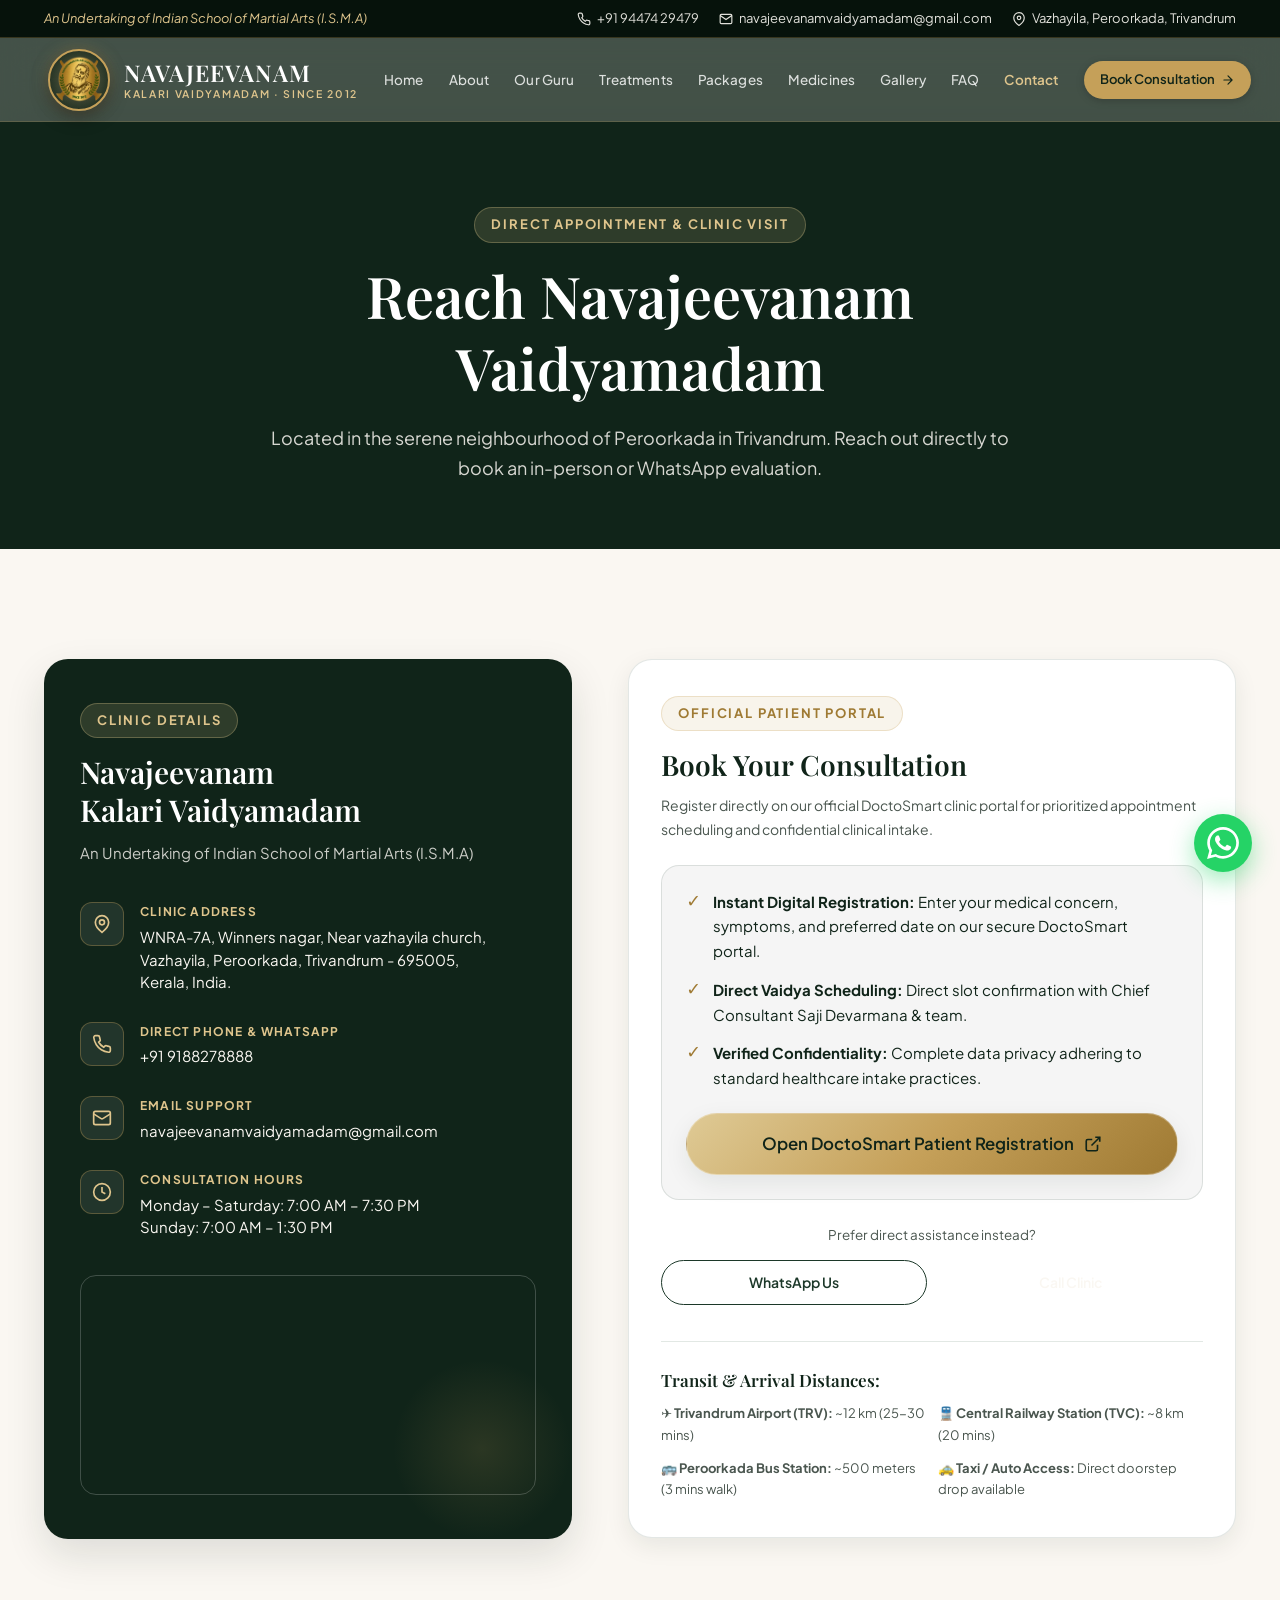
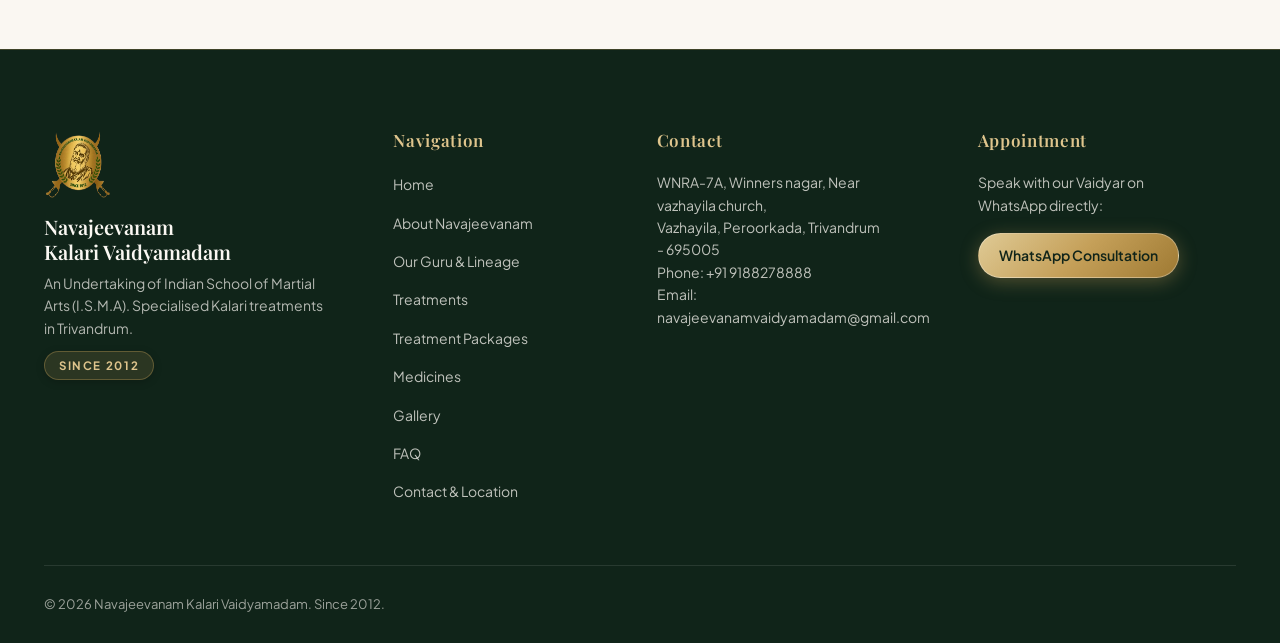
<file: contact.html>
<!DOCTYPE html>
<html lang="en">
<head>
  <meta charset="UTF-8">
  <meta name="viewport" content="width=device-width, initial-scale=1.0">
  <title>Contact & Clinic Location | Navajeevanam Kalari Vaidyamadam Trivandrum</title>
  <meta name="description" content="Visit Navajeevanam Kalari Vaidyamadam at Peroorkada, Trivandrum. Contact our Vaidyar directly via phone, WhatsApp, or request an appointment online.">
  <link rel="canonical" href="https://indianayurvedha.com/contact.html">

  <!-- Open Graph / Facebook -->
  <meta property="og:type" content="website">
  <meta property="og:url" content="https://indianayurvedha.com/contact.html">
  <meta property="og:title" content="Contact & Clinic Location | Navajeevanam Kalari Vaidyamadam Trivandrum">
  <meta property="og:description" content="Direct phone, WhatsApp consultation, and clinic directions to Navajeevanam Kalari Vaidyamadam at Peroorkada, Trivandrum.">
  <meta property="og:image" content="https://indianayurvedha.com/assets/logo/navajeevanam-logo-nobg.png">

  <!-- Twitter -->
  <meta name="twitter:card" content="summary_large_image">
  <meta name="twitter:url" content="https://indianayurvedha.com/contact.html">
  <meta name="twitter:title" content="Contact & Clinic Location | Navajeevanam Kalari Vaidyamadam Trivandrum">
  <meta name="twitter:description" content="Direct phone, WhatsApp consultation, and clinic directions to Navajeevanam Kalari Vaidyamadam at Peroorkada, Trivandrum.">
  <meta name="twitter:image" content="https://indianayurvedha.com/assets/logo/navajeevanam-logo-nobg.png">

  <!-- Schema.org ContactPage JSON-LD -->
  <script type="application/ld+json">
  {
    "@context": "https://schema.org",
    "@type": "ContactPage",
    "name": "Contact & Clinic Location - Navajeevanam Kalari Vaidyamadam",
    "url": "https://indianayurvedha.com/contact.html",
    "mainEntity": {
      "@type": "MedicalClinic",
      "name": "Navajeevanam Kalari Vaidyamadam",
      "foundingDate": "2012",
      "telephone": "+919188278888",
      "email": "navajeevanamvaidyamadam@gmail.com",
      "address": {
        "@type": "PostalAddress",
        "streetAddress": "WNRA-7A, Winners nagar, Near vazhayila church, Vazhayila, Peroorkada",
        "addressLocality": "Thiruvananthapuram",
        "addressRegion": "Kerala",
        "postalCode": "695005",
        "addressCountry": "IN"
      },
      "geo": {
        "@type": "GeoCoordinates",
        "latitude": 8.539155,
        "longitude": 76.966946
      },
      "openingHoursSpecification": [
        {
          "@type": "OpeningHoursSpecification",
          "dayOfWeek": ["Monday","Tuesday","Wednesday","Thursday","Friday","Saturday"],
          "opens": "07:00",
          "closes": "19:30"
        },
        {
          "@type": "OpeningHoursSpecification",
          "dayOfWeek": "Sunday",
          "opens": "07:00",
          "closes": "13:30"
        }
      ]
    }
  }
  </script>

  <link rel="preconnect" href="https://fonts.googleapis.com">
  <link rel="preconnect" href="https://fonts.gstatic.com" crossorigin>
  <link href="https://fonts.googleapis.com/css2?family=Cinzel:wght@500;600;700&family=Playfair+Display:ital,wght@0,500;0,600;0,700;1,400;1,600&family=Plus+Jakarta+Sans:wght@400;500;600;700&display=swap" rel="stylesheet">

  <link rel="stylesheet" href="css/style.css">
  <link rel="stylesheet" href="css/responsive.css">
  <link rel="icon" type="image/png" href="assets/logo/navajeevanam-logo-nobg.png">
</head>
<body>

  <!-- Top Bar -->
  <div class="top-bar">
    <div class="container top-bar-content">
      <div class="top-bar-left">
        <span>An Undertaking of Indian School of Martial Arts (I.S.M.A)</span>
      </div>
      <div class="top-bar-right">
        <a href="tel:+919447429479" class="top-bar-link">
          <svg width="14" height="14" fill="none" stroke="currentColor" stroke-width="2" viewBox="0 0 24 24"><path d="M22 16.92v3a2 2 0 0 1-2.18 2 19.79 19.79 0 0 1-8.63-3.07 19.5 19.5 0 0 1-6-6 19.79 19.79 0 0 1-3.07-8.67A2 2 0 0 1 4.11 2h3a2 2 0 0 1 2 1.72 12.84 12.84 0 0 0 .7 2.81 2 2 0 0 1-.45 2.11L8.09 9.91a16 16 0 0 0 6 6l1.27-1.27a2 2 0 0 1 2.11-.45 12.84 12.84 0 0 0 2.81.7A2 2 0 0 1 22 16.92z"/></svg>
          +91 94474 29479
        </a>
        <a href="mailto:navajeevanamvaidyamadam@gmail.com" class="top-bar-link">
          <svg width="14" height="14" fill="none" stroke="currentColor" stroke-width="2" viewBox="0 0 24 24"><path d="M4 4h16c1.1 0 2 .9 2 2v12c0 1.1-.9 2-2 2H4c-1.1 0-2-.9-2-2V6c0-1.1.9-2 2-2z"/><polyline points="22,6 12,13 2,6"/></svg>
          navajeevanamvaidyamadam@gmail.com
        </a>
        <a href="https://maps.app.goo.gl/wZVVGsXnPYhn1XUr8?g_st=ac" target="_blank" rel="noopener noreferrer" class="top-bar-link">
          <svg width="14" height="14" fill="none" stroke="currentColor" stroke-width="2" viewBox="0 0 24 24"><path d="M21 10c0 7-9 13-9 13s-9-6-9-13a9 9 0 0 1 18 0z"/><circle cx="12" cy="10" r="3"/></svg>
          Vazhayila, Peroorkada, Trivandrum
        </a>
      </div>
    </div>
  </div>

  <!-- Header -->
  <header class="site-header header-wrapper">
    <nav class="nav-container nav-pill">
      <a href="index.html" class="nav-brand" aria-label="NAVAJEEVANAM KALARI VAIDYAMADAM · SINCE 2012">
        <img src="assets/logo/navajeevanam-logo-nobg.png" alt="Navajeevanam Emblem" class="nav-logo-img" width="70" height="70">
        <div class="nav-brand-text">
          <span class="nav-brand-name">NAVAJEEVANAM</span>
          <span class="nav-brand-sub">KALARI VAIDYAMADAM · SINCE 2012</span>
        </div>
      </a>

      <ul class="nav-menu">
        <li><a href="index.html" class="nav-link">Home</a></li>
        <li><a href="about.html" class="nav-link">About</a></li>
        <li><a href="guru.html" class="nav-link">Our Guru</a></li>
        <li><a href="treatments.html" class="nav-link">Treatments</a></li>
        <li><a href="packages.html" class="nav-link">Packages</a></li>
        <li><a href="medicines.html" class="nav-link">Medicines</a></li>
        <li><a href="gallery.html" class="nav-link">Gallery</a></li>
        <li><a href="faq.html" class="nav-link">FAQ</a></li>
        <li><a href="contact.html" class="nav-link active">Contact</a></li>
      </ul>

      <div class="nav-actions">
        <a href="https://app.doctosmart.com/welcome/patient_registration?data===wYp5WasNEIsFGduVGRgUGbp12cgUGdph2V8xXNzgTM" target="_blank" rel="noopener noreferrer" class="nav-cta-btn">
          <span>Book Consultation</span>
          <svg width="14" height="14" viewBox="0 0 24 24" fill="none" stroke="currentColor" stroke-width="2" stroke-linecap="round" stroke-linejoin="round" aria-hidden="true"><path d="M5 12h14M12 5l7 7-7 7"/></svg>
        </a>
        <button class="mobile-menu-btn" aria-label="Open navigation menu" aria-expanded="false" aria-controls="mobileDrawer">
          <svg width="24" height="24" viewBox="0 0 24 24" fill="none" stroke="currentColor" stroke-width="1.5" stroke-linecap="round" stroke-linejoin="round" aria-hidden="true">
            <line x1="3" y1="6" x2="21" y2="6"></line>
            <line x1="3" y1="12" x2="21" y2="12"></line>
            <line x1="3" y1="18" x2="21" y2="18"></line>
          </svg>
        </button>
      </div>
    </nav>
  </header>

  <!-- Mobile Drawer -->
  <div class="mobile-drawer" id="mobileDrawer">
    <div class="mobile-drawer-header">
      <div class="nav-brand">
        <img src="assets/logo/navajeevanam-logo-nobg.png" alt="Navajeevanam Logo" style="width: 44px; height: 44px;">
        <span style="font-family: var(--font-serif); color: #fff; font-size: 1.1rem; font-weight: 700;">Navajeevanam</span>
      </div>
      <button class="mobile-drawer-close" id="mobileDrawerClose" aria-label="Close Menu">✕</button>
    </div>
    <ul class="mobile-nav-links">
      <li><a href="index.html" class="mobile-nav-link">Home <span>→</span></a></li>
      <li><a href="about.html" class="mobile-nav-link">About Navajeevanam <span>→</span></a></li>
      <li><a href="guru.html" class="mobile-nav-link">Our Guru & Lineage <span>→</span></a></li>
      <li><a href="treatments.html" class="mobile-nav-link">Kalari Treatments <span>→</span></a></li>
      <li><a href="packages.html" class="mobile-nav-link">Treatment Packages <span>→</span></a></li>
      <li><a href="medicines.html" class="mobile-nav-link">Traditional Medicines <span>→</span></a></li>
      <li><a href="gallery.html" class="mobile-nav-link">Gallery <span>→</span></a></li>
      <li><a href="faq.html" class="mobile-nav-link">FAQ <span>→</span></a></li>
      <li><a href="contact.html" class="mobile-nav-link">Contact & Location <span>→</span></a></li>
    </ul>
  </div>

  <!-- Hero Banner -->
  <section style="background: var(--forest-dark); padding: 85px 0 65px; color: #fff; position: relative; margin-top: 0;">
    <div class="container" style="text-align: center; max-width: 820px;">
      <span class="section-tag light">Direct Appointment & Clinic Visit</span>
      <h1 style="font-size: clamp(2.4rem, 4.5vw, 3.6rem); color: #fff; margin-bottom: 20px;">
        Reach Navajeevanam Vaidyamadam
      </h1>
      <p style="font-size: 1.125rem; color: rgba(250, 247, 242, 0.85); line-height: 1.7;">
        Located in the serene neighbourhood of Peroorkada in Trivandrum. Reach out directly to book an in-person or WhatsApp evaluation.
      </p>
    </div>
  </section>

  <!-- Contact Grid & Form -->
  <section class="contact-section" id="booking-form">
    <div class="container">
      <div class="contact-layout">

        <!-- Info Panel -->
        <div class="contact-info-panel">
          <span class="section-tag light">Clinic Details</span>
          <h2 class="contact-info-title">Navajeevanam Kalari Vaidyamadam</h2>
          <p class="contact-info-subtitle">
            An Undertaking of Indian School of Martial Arts (I.S.M.A)
          </p>

          <div class="contact-detail-list">
            <div class="contact-detail-item">
              <div class="contact-detail-icon">
                <svg width="20" height="20" fill="none" stroke="currentColor" stroke-width="2" viewBox="0 0 24 24"><path d="M20 10c0 6-8 12-8 12s-8-6-8-12a8 8 0 0 1 16 0Z"/><circle cx="12" cy="10" r="3"/></svg>
              </div>
              <div>
                <div class="contact-detail-label">Clinic Address</div>
                <div class="contact-detail-value">
                  WNRA-7A, Winners nagar, Near vazhayila church,<br>
                  Vazhayila, Peroorkada, Trivandrum - 695005,<br>
                  Kerala, India.
                </div>
              </div>
            </div>

            <div class="contact-detail-item">
              <div class="contact-detail-icon">
                <svg width="20" height="20" fill="none" stroke="currentColor" stroke-width="2" viewBox="0 0 24 24"><path d="M22 16.92v3a2 2 0 0 1-2.18 2 19.79 19.79 0 0 1-8.63-3.07 19.5 19.5 0 0 1-6-6 19.79 19.79 0 0 1-3.07-8.67A2 2 0 0 1 4.11 2h3a2 2 0 0 1 2 1.72 12.84 12.84 0 0 0 .7 2.81 2 2 0 0 1-.45 2.11L8.09 9.91a16 16 0 0 0 6 6l1.27-1.27a2 2 0 0 1 2.11-.45 12.84 12.84 0 0 0 2.81.7A2 2 0 0 1 22 16.92z"/></svg>
              </div>
              <div>
                <div class="contact-detail-label">Direct Phone & WhatsApp</div>
                <div class="contact-detail-value">
                  <a href="tel:+919188278888">+91 9188278888</a>
                </div>
              </div>
            </div>

            <div class="contact-detail-item">
              <div class="contact-detail-icon">
                <svg width="20" height="20" fill="none" stroke="currentColor" stroke-width="2" viewBox="0 0 24 24"><rect width="20" height="16" x="2" y="4" rx="2"/><path d="m22 7-8.97 5.7a1.94 1.94 0 0 1-2.06 0L2 7"/></svg>
              </div>
              <div>
                <div class="contact-detail-label">Email Support</div>
                <div class="contact-detail-value">
                  <a href="mailto:navajeevanamvaidyamadam@gmail.com">navajeevanamvaidyamadam@gmail.com</a>
                </div>
              </div>
            </div>

            <div class="contact-detail-item">
              <div class="contact-detail-icon">
                <svg width="20" height="20" fill="none" stroke="currentColor" stroke-width="2" viewBox="0 0 24 24"><circle cx="12" cy="12" r="10"/><polyline points="12 6 12 12 16 14"/></svg>
              </div>
              <div>
                <div class="contact-detail-label">Consultation Hours</div>
                <div class="contact-detail-value">
                  Monday – Saturday: 7:00 AM – 7:30 PM<br>
                  Sunday: 7:00 AM – 1:30 PM
                </div>
              </div>
            </div>
          </div>

          <div class="map-container">
            <iframe 
              src="https://maps.google.com/maps?q=8.542582,76.970314&amp;z=16&amp;output=embed" 
              loading="lazy" 
              referrerpolicy="no-referrer-when-downgrade" 
              title="Navajeevanam Clinic Peroorkada Location">
            </iframe>
            <a href="https://maps.app.goo.gl/wZVVGsXnPYhn1XUr8?g_st=ac" target="_blank" rel="noopener noreferrer" class="btn btn-secondary btn-sm" style="display: inline-flex; align-items: center; justify-content: center; gap: 8px; width: 100%; margin-top: 12px; text-decoration: none;">
              <span>Open in Google Maps / Directions</span> ↗
            </a>
          </div>
        </div>

        <!-- Appointment Portal Card -->
        <div class="contact-form-card" style="padding: 36px 32px;">
          <span class="section-tag">Official Patient Portal</span>
          <h2 class="form-title" style="margin-bottom: 12px;">Book Your Consultation</h2>
          <p class="form-subtitle" style="margin-bottom: 24px;">
            Register directly on our official DoctoSmart clinic portal for prioritized appointment scheduling and confidential clinical intake.
          </p>

          <div style="background: rgba(10, 23, 16, 0.04); border: 1.5px solid var(--forest-border); border-radius: 18px; padding: 24px; margin-bottom: 24px;">
            <div style="display: flex; flex-direction: column; gap: 14px; margin-bottom: 22px;">
              <div style="display: flex; align-items: flex-start; gap: 12px; font-size: 0.9375rem; color: var(--forest-dark);">
                <span style="color: var(--gold-dark); font-weight: bold; font-size: 1.1rem; line-height: 1.2;">✓</span>
                <span><strong>Instant Digital Registration:</strong> Enter your medical concern, symptoms, and preferred date on our secure DoctoSmart portal.</span>
              </div>
              <div style="display: flex; align-items: flex-start; gap: 12px; font-size: 0.9375rem; color: var(--forest-dark);">
                <span style="color: var(--gold-dark); font-weight: bold; font-size: 1.1rem; line-height: 1.2;">✓</span>
                <span><strong>Direct Vaidya Scheduling:</strong> Direct slot confirmation with Chief Consultant Saji Devarmana & team.</span>
              </div>
              <div style="display: flex; align-items: flex-start; gap: 12px; font-size: 0.9375rem; color: var(--forest-dark);">
                <span style="color: var(--gold-dark); font-weight: bold; font-size: 1.1rem; line-height: 1.2;">✓</span>
                <span><strong>Verified Confidentiality:</strong> Complete data privacy adhering to standard healthcare intake practices.</span>
              </div>
            </div>

            <a href="https://app.doctosmart.com/welcome/patient_registration?data===wYp5WasNEIsFGduVGRgUGbp12cgUGdph2V8xXNzgTM" target="_blank" rel="noopener noreferrer" class="btn btn-primary" style="display: flex; align-items: center; justify-content: center; gap: 10px; width: 100%; font-size: 1.05rem; padding: 16px 20px; box-shadow: var(--shadow-md); text-decoration: none;">
              <span>Open DoctoSmart Patient Registration</span>
              <svg width="18" height="18" fill="none" stroke="currentColor" stroke-width="2.2" viewBox="0 0 24 24"><path d="M18 13v6a2 2 0 0 1-2 2H5a2 2 0 0 1-2-2V8a2 2 0 0 1 2-2h6"/><polyline points="15 3 21 3 21 9"/><line x1="10" y1="14" x2="21" y2="3"/></svg>
            </a>
          </div>

          <div style="display: flex; flex-direction: column; gap: 10px;">
            <p style="font-size: 0.84rem; color: var(--text-muted); text-align: center; margin-bottom: 4px;">Prefer direct assistance instead?</p>
            <div style="display: grid; grid-template-columns: 1fr 1fr; gap: 10px;">
              <a href="https://wa.me/919188278888?text=Hello!%20I%20would%20like%20to%20know%20more%20about%20Kalari%20and%20Ayurvedha%20treatments%20at%20Navajeevanam.%20Could%20you%20please%20share%20the%20details%3F" target="_blank" rel="noopener noreferrer" class="btn btn-outline-forest btn-sm" style="display: flex; align-items: center; justify-content: center; gap: 6px;">
                <span>WhatsApp Us</span>
              </a>
              <a href="tel:+919188278888" class="btn btn-secondary btn-sm" style="display: flex; align-items: center; justify-content: center; gap: 6px;">
                <span>Call Clinic</span>
              </a>
            </div>
          </div>

          <!-- Transit Details -->
          <div style="margin-top: 36px; padding-top: 28px; border-top: 1px solid #E2E8E4;">
            <h4 style="font-family: var(--font-serif); font-size: 1.0625rem; color: var(--forest-dark); margin-bottom: 12px;">Transit & Arrival Distances:</h4>
            <div class="transit-grid">
              <div>✈️ <strong>Trivandrum Airport (TRV):</strong> ~12 km (25-30 mins)</div>
              <div>🚆 <strong>Central Railway Station (TVC):</strong> ~8 km (20 mins)</div>
              <div>🚌 <strong>Peroorkada Bus Station:</strong> ~500 meters (3 mins walk)</div>
              <div>🚕 <strong>Taxi / Auto Access:</strong> Direct doorstep drop available</div>
            </div>
          </div>
        </div>

      </div>
    </div>
  </section>

  <!-- Footer -->
  <footer class="site-footer">
    <div class="container">
      <div class="footer-top">
        <div>
          <img src="assets/logo/navajeevanam-logo-nobg.png" alt="Navajeevanam Logo" class="footer-brand-logo">
          <h3 class="footer-brand-title">Navajeevanam Kalari Vaidyamadam</h3>
          <p class="footer-brand-desc">An Undertaking of Indian School of Martial Arts (I.S.M.A). Specialised Kalari treatments in Trivandrum.</p>
          <div class="footer-since-wrap">
            <span class="footer-since-pill">SINCE 2012</span>
          </div>
        </div>
        <div>
          <h4 class="footer-col-title">Navigation</h4>
          <ul class="footer-links-list">
            <li><a href="index.html">Home</a></li>
            <li><a href="about.html">About Navajeevanam</a></li>
            <li><a href="guru.html">Our Guru & Lineage</a></li>
            <li><a href="treatments.html">Treatments</a></li>
            <li><a href="packages.html">Treatment Packages</a></li>
            <li><a href="medicines.html">Medicines</a></li>
            <li><a href="gallery.html">Gallery</a></li>
            <li><a href="faq.html">FAQ</a></li>
            <li><a href="contact.html">Contact & Location</a></li>
          </ul>
        </div>
        <div>
          <h4 class="footer-col-title">Contact</h4>
          <p style="font-size: 0.875rem; line-height: 1.6; color: rgba(250, 247, 242, 0.75);">
            WNRA-7A, Winners nagar, Near vazhayila church,<br>            Vazhayila, Peroorkada, Trivandrum - 695005<br>
            Phone: +91 9188278888<br>
            Email: navajeevanamvaidyamadam@gmail.com
          </p>
        </div>
        <div>
          <h4 class="footer-col-title">Appointment</h4>
          <p style="font-size: 0.875rem; color: rgba(250, 247, 242, 0.75); margin-bottom: 16px;">Speak with our Vaidyar on WhatsApp directly:</p>
          <a href="https://wa.me/919188278888?text=Hello!%20I%20would%20like%20to%20know%20more%20about%20Kalari%20and%20Ayurvedha%20treatments%20at%20Navajeevanam.%20Could%20you%20please%20share%20the%20details%3F" target="_blank" rel="noopener noreferrer" class="btn btn-primary btn-sm">WhatsApp Consultation</a>
        </div>
      </div>
      <div class="footer-bottom">
        <div>© <span class="current-year">2026</span> Navajeevanam Kalari Vaidyamadam. Since 2012.</div>
      </div>
    </div>
  </footer>

  <!-- Floating WhatsApp -->
  <a href="https://wa.me/919188278888?text=Hello!%20I%20would%20like%20to%20know%20more%20about%20Kalari%20and%20Ayurvedha%20treatments%20at%20Navajeevanam.%20Could%20you%20please%20share%20the%20details%3F" class="floating-whatsapp" aria-label="Chat on WhatsApp with Navajeevanam Vaidyar" target="_blank" rel="noopener noreferrer">
    <svg fill="currentColor" viewBox="0 0 24 24"><path d="M.057 24l1.687-6.163c-1.041-1.804-1.588-3.849-1.587-5.946.003-6.556 5.338-11.891 11.893-11.891 3.181.001 6.167 1.24 8.413 3.488 2.245 2.248 3.481 5.236 3.48 8.414-.003 6.557-5.338 11.892-11.893 11.892-1.99-.001-3.951-.5-5.688-1.448l-6.305 1.654zm6.597-3.807c1.676.995 3.276 1.591 5.392 1.592 5.448 0 9.886-4.434 9.889-9.885.002-5.462-4.415-9.89-9.881-9.892-5.452 0-9.887 4.434-9.889 9.884-.001 2.225.651 3.891 1.746 5.634l-.999 3.648 3.742-.981zm11.387-5.464c-.074-.124-.272-.198-.57-.347-.297-.149-1.758-.868-2.031-.967-.272-.099-.47-.149-.669.149-.198.297-.768.967-.941 1.165-.173.198-.347.223-.644.074-.297-.149-1.255-.462-2.39-1.475-.883-.788-1.48-1.761-1.653-2.059-.173-.297-.018-.458.13-.606.134-.133.297-.347.446-.521.151-.172.2-.296.3-.495.099-.198.05-.372-.025-.521-.075-.148-.669-1.611-.916-2.206-.242-.579-.487-.501-.669-.51l-.57-.01c-.198 0-.52.074-.792.372s-1.04 1.016-1.04 2.479 1.065 2.876 1.213 3.074c.149.198 2.095 3.2 5.076 4.487.709.306 1.263.489 1.694.626.712.226 1.36.194 1.872.118.571-.085 1.758-.719 2.006-1.413.248-.695.248-1.29.173-1.414z"/></svg>
  </a>

  <!-- Mobile Action Bar -->
  <div class="mobile-action-bar" id="mobileActionBar" aria-label="Quick contact and consultation booking">
    <div class="mobile-action-inner">
      <a href="tel:+919188278888" class="mobile-action-icon-btn call" aria-label="Call Navajeevanam Clinic">
        <svg width="20" height="20" viewBox="0 0 24 24" fill="none" stroke="currentColor" stroke-width="1.5" stroke-linecap="round" stroke-linejoin="round" aria-hidden="true">
          <path d="M22 16.92v3a2 2 0 0 1-2.18 2 19.79 19.79 0 0 1-8.63-3.07 19.5 19.5 0 0 1-6-6 19.79 19.79 0 0 1-3.07-8.67A2 2 0 0 1 4.11 2h3a2 2 0 0 1 2 1.72 12.84 12.84 0 0 0 .7 2.81 2 2 0 0 1-.45 2.11L8.09 9.91a16 16 0 0 0 6 6l1.27-1.27a2 2 0 0 1 2.11-.45 12.84 12.84 0 0 0 2.81.7A2 2 0 0 1 22 16.92z"/>
        </svg>
      </a>
      <a href="https://wa.me/919188278888?text=Hello!%20I%20would%20like%20to%20know%20more%20about%20Kalari%20and%20Ayurvedha%20treatments%20at%20Navajeevanam.%20Could%20you%20please%20share%20the%20details%3F" target="_blank" rel="noopener noreferrer" class="mobile-action-icon-btn whatsapp" aria-label="Chat on WhatsApp with Navajeevanam Vaidyar">
        <svg width="22" height="22" fill="currentColor" viewBox="0 0 24 24" aria-hidden="true"><path d="M.057 24l1.687-6.163c-1.041-1.804-1.588-3.849-1.587-5.946.003-6.556 5.338-11.891 11.893-11.891 3.181.001 6.167 1.24 8.413 3.488 2.245 2.248 3.481 5.236 3.48 8.414-.003 6.557-5.338 11.892-11.893 11.892-1.99-.001-3.951-.5-5.688-1.448l-6.305 1.654zm6.597-3.807c1.676.995 3.276 1.591 5.392 1.592 5.448 0 9.886-4.434 9.889-9.885.002-5.462-4.415-9.89-9.881-9.892-5.452 0-9.887 4.434-9.889 9.884-.001 2.225.651 3.891 1.746 5.634l-.999 3.648 3.742-.981zm11.387-5.464c-.074-.124-.272-.198-.57-.347-.297-.149-1.758-.868-2.031-.967-.272-.099-.47-.149-.669.149-.198.297-.768.967-.941 1.165-.173.198-.347.223-.644.074-.297-.149-1.255-.462-2.39-1.475-.883-.788-1.48-1.761-1.653-2.059-.173-.297-.018-.458.13-.606.134-.133.297-.347.446-.521.151-.172.2-.296.3-.495.099-.198.05-.372-.025-.521-.075-.148-.669-1.611-.916-2.206-.242-.579-.487-.501-.669-.51l-.57-.01c-.198 0-.52.074-.792.372s-1.04 1.016-1.04 2.479 1.065 2.876 1.213 3.074c.149.198 2.095 3.2 5.076 4.487.709.306 1.263.489 1.694.626.712.226 1.36.194 1.872.118.571-.085 1.758-.719 2.006-1.413.248-.695.248-1.29.173-1.414z"/></svg>
      </a>
      <a href="https://app.doctosmart.com/welcome/patient_registration?data===wYp5WasNEIsFGduVGRgUGbp12cgUGdph2V8xXNzgTM" target="_blank" rel="noopener noreferrer" class="mobile-action-book-btn" aria-label="Book Consultation">
        <span>Book Consultation</span>
        <svg width="14" height="14" viewBox="0 0 24 24" fill="none" stroke="currentColor" stroke-width="2" stroke-linecap="round" stroke-linejoin="round" aria-hidden="true"><path d="M5 12h14M12 5l7 7-7 7"/></svg>
      </a>
    </div>
  </div>

  <script src="js/main.js"></script>
</body>
</html>
</file>
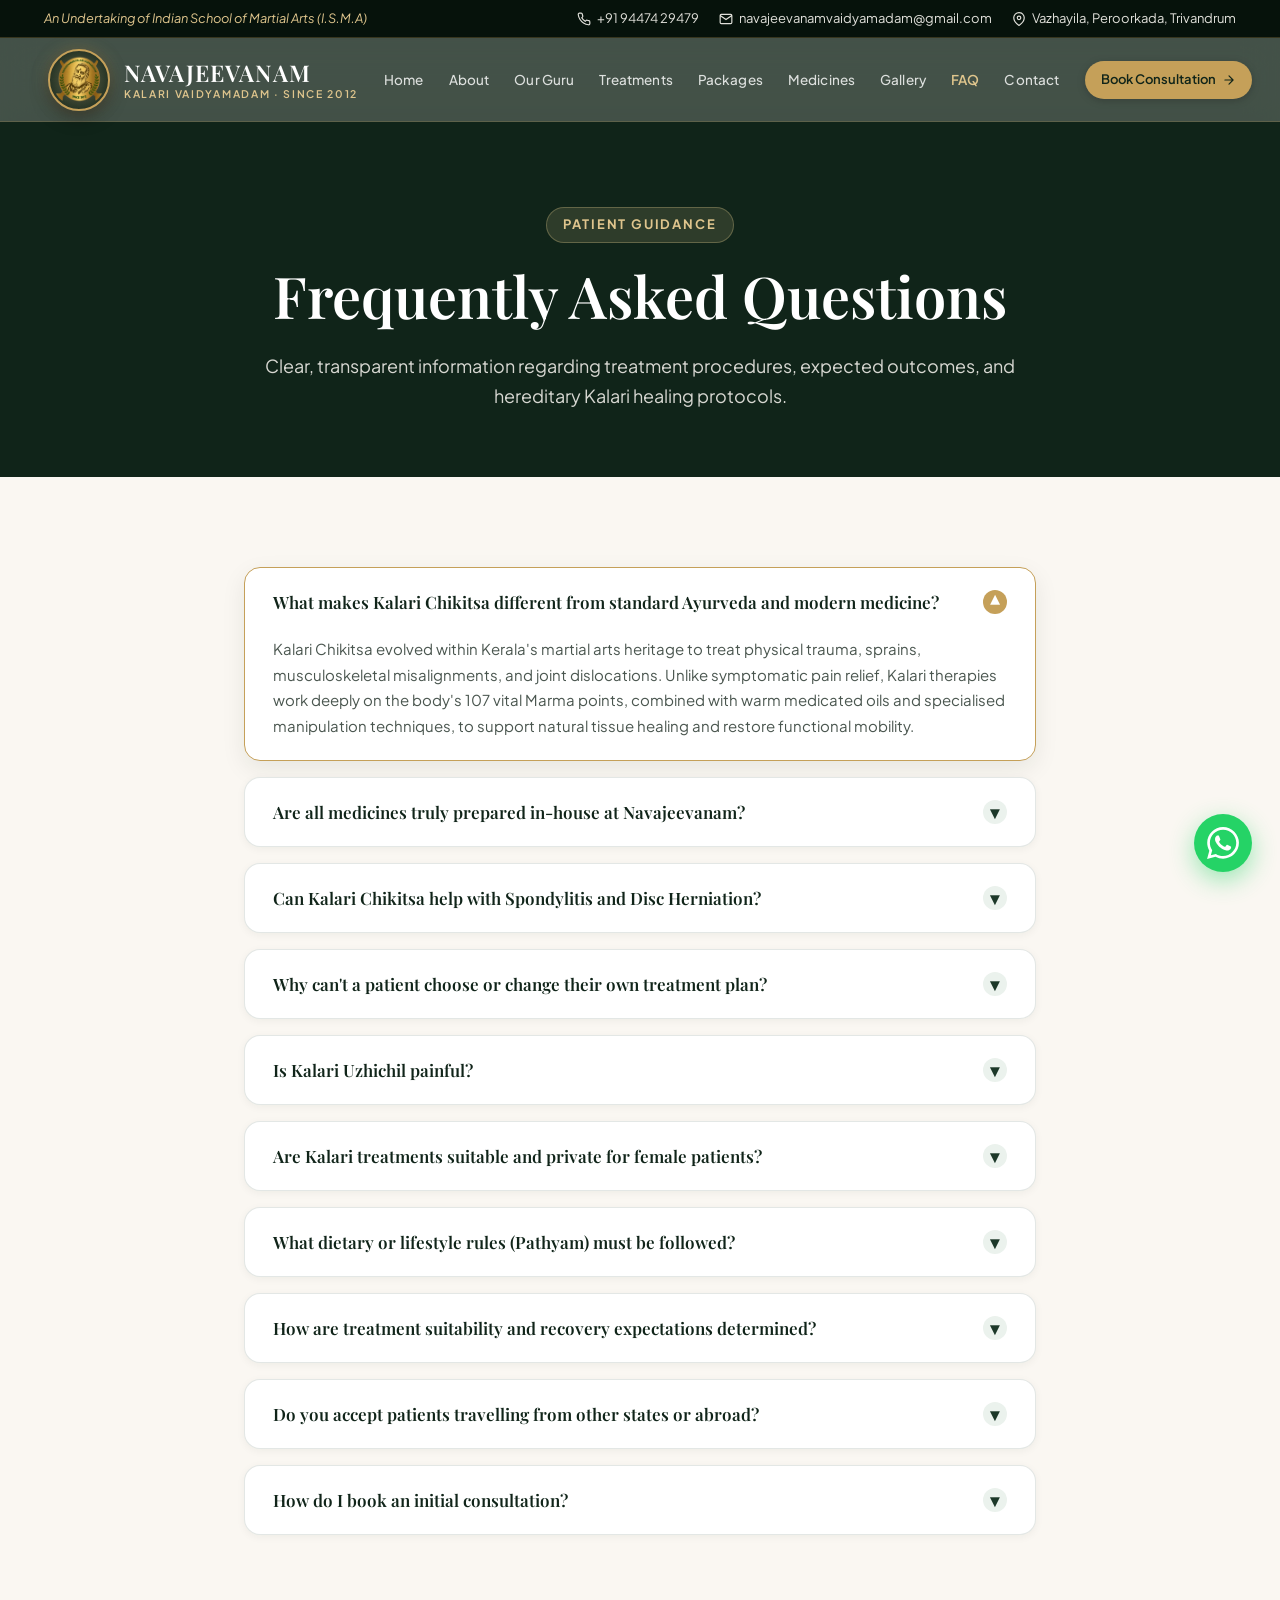
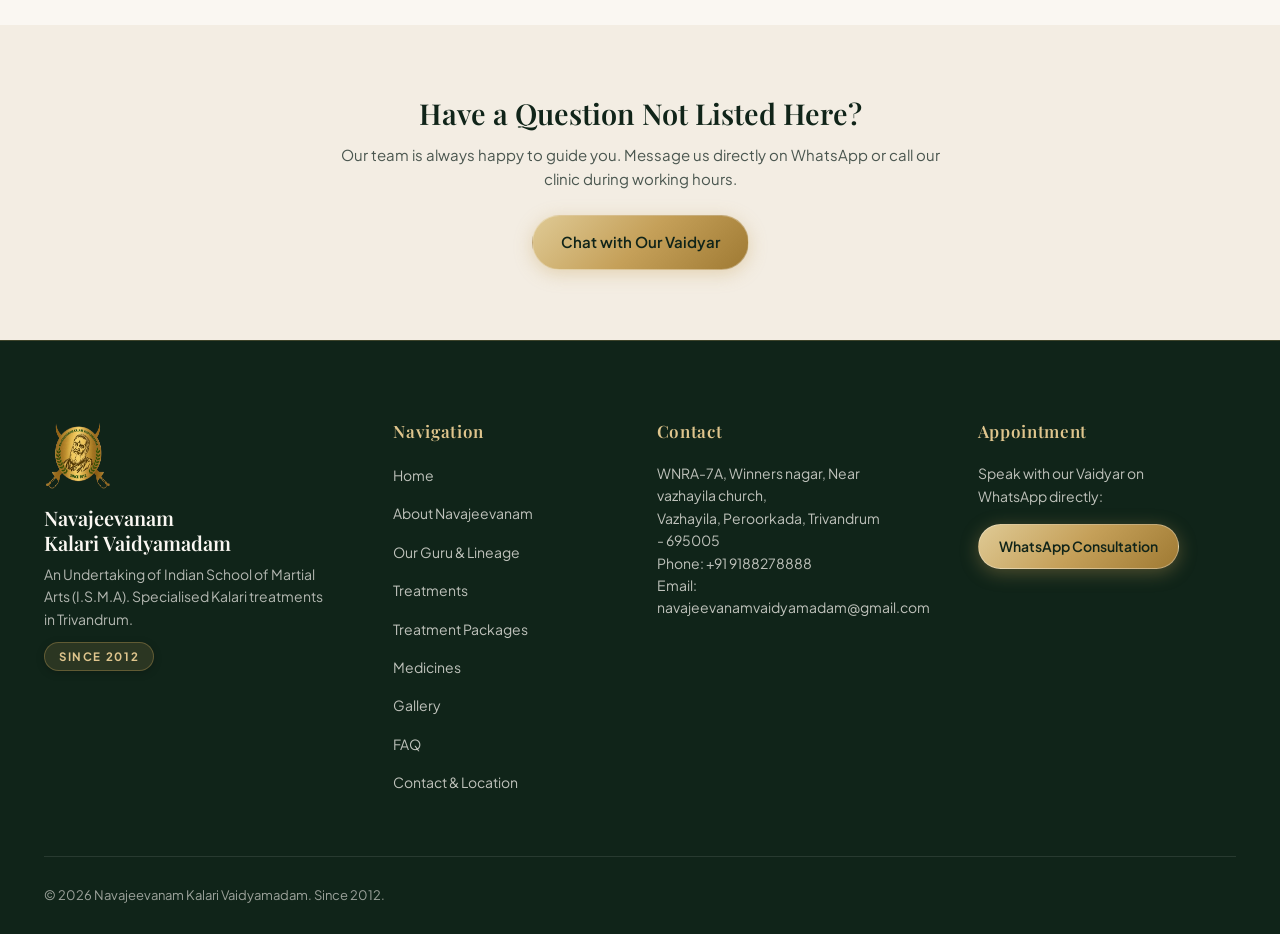
<file: faq.html>
<!DOCTYPE html>
<html lang="en">
<head>
  <meta charset="UTF-8">
  <meta name="viewport" content="width=device-width, initial-scale=1.0">
  <title>Frequently Asked Questions | Navajeevanam Kalari Vaidyamadam</title>
  <meta name="description" content="Answers to common questions about Kalari Chikitsa, Marma healing, Spondylitis treatment, recovery timelines, and clinic protocols in Trivandrum.">
  <link rel="canonical" href="https://indianayurvedha.com/faq.html">

  <!-- Open Graph / Facebook -->
  <meta property="og:type" content="website">
  <meta property="og:url" content="https://indianayurvedha.com/faq.html">
  <meta property="og:title" content="Frequently Asked Questions | Navajeevanam Kalari Vaidyamadam">
  <meta property="og:description" content="Clear answers on Kalari Chikitsa treatments, in-house herbal medicines, spondylitis care, and consultation protocols in Trivandrum.">
  <meta property="og:image" content="https://indianayurvedha.com/assets/logo/navajeevanam-logo-nobg.png">

  <!-- Twitter -->
  <meta name="twitter:card" content="summary_large_image">
  <meta name="twitter:url" content="https://indianayurvedha.com/faq.html">
  <meta name="twitter:title" content="Frequently Asked Questions | Navajeevanam Kalari Vaidyamadam">
  <meta name="twitter:description" content="Clear answers on Kalari Chikitsa treatments, in-house herbal medicines, spondylitis care, and consultation protocols in Trivandrum.">
  <meta name="twitter:image" content="https://indianayurvedha.com/assets/logo/navajeevanam-logo-nobg.png">

  <!-- Schema.org FAQPage JSON-LD -->
  <script type="application/ld+json">
  {
    "@context": "https://schema.org",
    "@type": "FAQPage",
    "mainEntity": [
      {
        "@type": "Question",
        "name": "What makes Kalari Chikitsa different from standard Ayurveda and modern medicine?",
        "acceptedAnswer": {
          "@type": "Answer",
          "text": "Kalari Chikitsa evolved within Kerala's martial arts tradition to manage trauma, sprains, musculoskeletal misalignments, and joint dislocations through specialised manipulation of the 107 vital Marma energy points, therapeutic massage, and proprietary warm medicinal oils."
        }
      },
      {
        "@type": "Question",
        "name": "Are all medicines prepared in-house at Navajeevanam?",
        "acceptedAnswer": {
          "@type": "Answer",
          "text": "Yes. Our medicinal oils (thailams), decoctions (kashayams), and herbal poultice bundles (kizhis) are hand-crafted on clinic premises following hereditary palm-leaf manuscripts (thaliyola)."
        }
      },
      {
        "@type": "Question",
        "name": "Can Kalari Chikitsa help with Spondylitis and Disc Herniation?",
        "acceptedAnswer": {
          "@type": "Answer",
          "text": "Many patients suffering from Cervical Spondylosis, Lumbar Disc Prolapse, and Sciatica experience significant symptom reduction through conservative Kalari care, including localized oil pooling (Kati/Greeva Vasti) and marma stimulation to release nerve tension."
        }
      },
      {
        "@type": "Question",
        "name": "How are treatment suitability and recovery expectations determined?",
        "acceptedAnswer": {
          "@type": "Answer",
          "text": "Navajeevanam provides an honest, individualized clinical assessment before beginning any course, setting clear milestones and advising patients based on physical examination and diagnostic history."
        }
      }
    ]
  }
  </script>

  <link rel="preconnect" href="https://fonts.googleapis.com">
  <link rel="preconnect" href="https://fonts.gstatic.com" crossorigin>
  <link href="https://fonts.googleapis.com/css2?family=Cinzel:wght@500;600;700&family=Playfair+Display:ital,wght@0,500;0,600;0,700;1,400;1,600&family=Plus+Jakarta+Sans:wght@400;500;600;700&display=swap" rel="stylesheet">

  <link rel="stylesheet" href="css/style.css">
  <link rel="stylesheet" href="css/responsive.css">
  <link rel="icon" type="image/png" href="assets/logo/navajeevanam-logo-nobg.png">
</head>
<body>

  <!-- Top Bar -->
  <div class="top-bar">
    <div class="container top-bar-content">
      <div class="top-bar-left">
        <span>An Undertaking of Indian School of Martial Arts (I.S.M.A)</span>
      </div>
      <div class="top-bar-right">
        <a href="tel:+919447429479" class="top-bar-link">
          <svg width="14" height="14" fill="none" stroke="currentColor" stroke-width="2" viewBox="0 0 24 24"><path d="M22 16.92v3a2 2 0 0 1-2.18 2 19.79 19.79 0 0 1-8.63-3.07 19.5 19.5 0 0 1-6-6 19.79 19.79 0 0 1-3.07-8.67A2 2 0 0 1 4.11 2h3a2 2 0 0 1 2 1.72 12.84 12.84 0 0 0 .7 2.81 2 2 0 0 1-.45 2.11L8.09 9.91a16 16 0 0 0 6 6l1.27-1.27a2 2 0 0 1 2.11-.45 12.84 12.84 0 0 0 2.81.7A2 2 0 0 1 22 16.92z"/></svg>
          +91 94474 29479
        </a>
        <a href="mailto:navajeevanamvaidyamadam@gmail.com" class="top-bar-link">
          <svg width="14" height="14" fill="none" stroke="currentColor" stroke-width="2" viewBox="0 0 24 24"><path d="M4 4h16c1.1 0 2 .9 2 2v12c0 1.1-.9 2-2 2H4c-1.1 0-2-.9-2-2V6c0-1.1.9-2 2-2z"/><polyline points="22,6 12,13 2,6"/></svg>
          navajeevanamvaidyamadam@gmail.com
        </a>
        <a href="https://maps.app.goo.gl/wZVVGsXnPYhn1XUr8?g_st=ac" target="_blank" rel="noopener noreferrer" class="top-bar-link">
          <svg width="14" height="14" fill="none" stroke="currentColor" stroke-width="2" viewBox="0 0 24 24"><path d="M21 10c0 7-9 13-9 13s-9-6-9-13a9 9 0 0 1 18 0z"/><circle cx="12" cy="10" r="3"/></svg>
          Vazhayila, Peroorkada, Trivandrum
        </a>
      </div>
    </div>
  </div>

  <!-- Header -->
  <header class="site-header header-wrapper">
    <nav class="nav-container nav-pill">
      <a href="index.html" class="nav-brand" aria-label="NAVAJEEVANAM KALARI VAIDYAMADAM · SINCE 2012">
        <img src="assets/logo/navajeevanam-logo-nobg.png" alt="Navajeevanam Emblem" class="nav-logo-img" width="70" height="70">
        <div class="nav-brand-text">
          <span class="nav-brand-name">NAVAJEEVANAM</span>
          <span class="nav-brand-sub">KALARI VAIDYAMADAM · SINCE 2012</span>
        </div>
      </a>

      <ul class="nav-menu">
        <li><a href="index.html" class="nav-link">Home</a></li>
        <li><a href="about.html" class="nav-link">About</a></li>
        <li><a href="guru.html" class="nav-link">Our Guru</a></li>
        <li><a href="treatments.html" class="nav-link">Treatments</a></li>
        <li><a href="packages.html" class="nav-link">Packages</a></li>
        <li><a href="medicines.html" class="nav-link">Medicines</a></li>
        <li><a href="gallery.html" class="nav-link">Gallery</a></li>
        <li><a href="faq.html" class="nav-link active">FAQ</a></li>
        <li><a href="contact.html" class="nav-link">Contact</a></li>
      </ul>

      <div class="nav-actions">
        <a href="https://app.doctosmart.com/welcome/patient_registration?data===wYp5WasNEIsFGduVGRgUGbp12cgUGdph2V8xXNzgTM" target="_blank" rel="noopener noreferrer" class="nav-cta-btn">
          <span>Book Consultation</span>
          <svg width="14" height="14" viewBox="0 0 24 24" fill="none" stroke="currentColor" stroke-width="2" stroke-linecap="round" stroke-linejoin="round" aria-hidden="true"><path d="M5 12h14M12 5l7 7-7 7"/></svg>
        </a>
        <button class="mobile-menu-btn" aria-label="Open navigation menu" aria-expanded="false" aria-controls="mobileDrawer">
          <svg width="24" height="24" viewBox="0 0 24 24" fill="none" stroke="currentColor" stroke-width="1.5" stroke-linecap="round" stroke-linejoin="round" aria-hidden="true">
            <line x1="3" y1="6" x2="21" y2="6"></line>
            <line x1="3" y1="12" x2="21" y2="12"></line>
            <line x1="3" y1="18" x2="21" y2="18"></line>
          </svg>
        </button>
      </div>
    </nav>
  </header>

  <!-- Mobile Drawer -->
  <div class="mobile-drawer" id="mobileDrawer">
    <div class="mobile-drawer-header">
      <div class="nav-brand">
        <img src="assets/logo/navajeevanam-logo-nobg.png" alt="Navajeevanam Logo" style="width: 44px; height: 44px;">
        <span style="font-family: var(--font-serif); color: #fff; font-size: 1.1rem; font-weight: 700;">Navajeevanam</span>
      </div>
      <button class="mobile-drawer-close" id="mobileDrawerClose" aria-label="Close Menu">✕</button>
    </div>
    <ul class="mobile-nav-links">
      <li><a href="index.html" class="mobile-nav-link">Home <span>→</span></a></li>
      <li><a href="about.html" class="mobile-nav-link">About Navajeevanam <span>→</span></a></li>
      <li><a href="guru.html" class="mobile-nav-link">Our Guru & Lineage <span>→</span></a></li>
      <li><a href="treatments.html" class="mobile-nav-link">Kalari Treatments <span>→</span></a></li>
      <li><a href="packages.html" class="mobile-nav-link">Treatment Packages <span>→</span></a></li>
      <li><a href="medicines.html" class="mobile-nav-link">Traditional Medicines <span>→</span></a></li>
      <li><a href="gallery.html" class="mobile-nav-link">Gallery <span>→</span></a></li>
      <li><a href="faq.html" class="mobile-nav-link">FAQ <span>→</span></a></li>
      <li><a href="contact.html" class="mobile-nav-link">Contact & Location <span>→</span></a></li>
    </ul>
  </div>

  <!-- Hero Banner -->
  <section style="background: var(--forest-dark); padding: 85px 0 65px; color: #fff; position: relative; margin-top: 0;">
    <div class="container" style="text-align: center; max-width: 820px;">
      <span class="section-tag light">Patient Guidance</span>
      <h1 style="font-size: clamp(2.4rem, 4.5vw, 3.6rem); color: #fff; margin-bottom: 20px;">
        Frequently Asked Questions
      </h1>
      <p style="font-size: 1.125rem; color: rgba(250, 247, 242, 0.85); line-height: 1.7;">
        Clear, transparent information regarding treatment procedures, expected outcomes, and hereditary Kalari healing protocols.
      </p>
    </div>
  </section>

  <!-- Comprehensive FAQ Section -->
  <section style="padding: 90px 0; background: var(--cream-bg);">
    <div class="container" style="max-width: 840px;">
      <div class="faq-accordion">

        <!-- Q1 -->
        <div class="faq-item active">
          <button class="faq-question" id="faq-btn-1" aria-expanded="true" aria-controls="faq-ans-1">
            <span>What makes Kalari Chikitsa different from standard Ayurveda and modern medicine?</span>
            <span class="faq-icon">▼</span>
          </button>
          <div class="faq-answer" id="faq-ans-1" role="region" aria-labelledby="faq-btn-1">
            <p>
              Kalari Chikitsa evolved within Kerala's martial arts heritage to treat physical trauma, sprains, musculoskeletal misalignments, and joint dislocations. Unlike symptomatic pain relief, Kalari therapies work deeply on the body's 107 vital Marma points, combined with warm medicated oils and specialised manipulation techniques, to support natural tissue healing and restore functional mobility.
            </p>
          </div>
        </div>

        <!-- Q2 -->
        <div class="faq-item">
          <button class="faq-question" id="faq-btn-2" aria-expanded="false" aria-controls="faq-ans-2">
            <span>Are all medicines truly prepared in-house at Navajeevanam?</span>
            <span class="faq-icon">▼</span>
          </button>
          <div class="faq-answer" id="faq-ans-2" role="region" aria-labelledby="faq-btn-2">
            <p>
              Yes. We do not use commercial bulk oils. Our medicinal oils (thailams), herbal decoctions (kashayams), and poultice bundles (kizhis) are prepared directly inside our clinic pharmacy following hereditary palm-leaf manuscripts (thaliyola) inherited from our lineage.
            </p>
          </div>
        </div>

        <!-- Q3 -->
        <div class="faq-item">
          <button class="faq-question" id="faq-btn-3" aria-expanded="false" aria-controls="faq-ans-3">
            <span>Can Kalari Chikitsa help with Spondylitis and Disc Herniation?</span>
            <span class="faq-icon">▼</span>
          </button>
          <div class="faq-answer" id="faq-ans-3" role="region" aria-labelledby="faq-btn-3">
            <p>
              Many patients suffering from Cervical Spondylosis, Lumbar Disc Prolapse (L4-L5/L5-S1), and Sciatica experience significant symptom reduction through conservative Kalari care. Our treatments combine warm medicated oil pooling (Greeva/Kati Vasti), tailored Kalari Uzhichil, and careful Marma stimulation to reduce inflammation, release deep muscular tension around compressed nerve roots, and improve spinal flexibility. Case suitability is determined through clinical evaluation and review of existing MRI/X-ray reports.
            </p>
          </div>
        </div>

        <!-- Q4 -->
        <div class="faq-item">
          <button class="faq-question" id="faq-btn-4" aria-expanded="false" aria-controls="faq-ans-4">
            <span>Why can't a patient choose or change their own treatment plan?</span>
            <span class="faq-icon">▼</span>
          </button>
          <div class="faq-answer" id="faq-ans-4" role="region" aria-labelledby="faq-btn-4">
            <p>
              Kalari Chikitsa is a structured clinical discipline. Our Vaidyar determines the specific therapeutic protocol only after evaluating spinal alignment, joint range of motion, marma sensitivity, and overall constitution. Because therapies work in precise physiological stages, consistency with the recommended plan is critical for therapeutic benefit.
            </p>
          </div>
        </div>

        <!-- Q5 -->
        <div class="faq-item">
          <button class="faq-question" id="faq-btn-5" aria-expanded="false" aria-controls="faq-ans-5">
            <span>Is Kalari Uzhichil painful?</span>
            <span class="faq-icon">▼</span>
          </button>
          <div class="faq-answer" id="faq-ans-5" role="region" aria-labelledby="faq-btn-5">
            <p>
              No. While Kalari massage uses firm, rhythmic pressure to stimulate deep muscle tissues and unblock energy pathways, it is performed with skilled therapeutic touch and warm medicinal oils. Any mild sensitivity around congested marma points generally eases as muscle spasm reduces over the first few sessions.
            </p>
          </div>
        </div>

        <!-- Women's Care FAQ -->
        <div class="faq-item">
          <button class="faq-question" id="faq-btn-women" aria-expanded="false" aria-controls="faq-ans-women">
            <span>Are Kalari treatments suitable and private for female patients?</span>
            <span class="faq-icon">▼</span>
          </button>
          <div class="faq-answer" id="faq-ans-women" role="region" aria-labelledby="faq-btn-women">
            <p>
              Yes, absolutely. Belonging to the traditional Kalariyil Devarmana family, <strong>Srilakshmi M</strong>, our General Manager and Senior Kalari Marma Treatment Specialist, represents the valuable role of women in a field where treatment centres with female practitioners are relatively few. Trained under the guidance of a Guru and dedicated to Guru Parampara, she personally heads our dedicated Women's Chikilsa Wing. All therapies for women—including full-body Uzhichil, spinal Marma realignment, Kizhi, and herbal oil baths—are conducted in private, dignified therapy suites exclusively by experienced female practitioners, ensuring women of all ages can walk in freely and receive treatment with complete comfort, peace of mind, and absolute privacy.
            </p>
          </div>
        </div>

        <!-- Q6 -->
        <div class="faq-item">
          <button class="faq-question" id="faq-btn-6" aria-expanded="false" aria-controls="faq-ans-6">
            <span>What dietary or lifestyle rules (Pathyam) must be followed?</span>
            <span class="faq-icon">▼</span>
          </button>
          <div class="faq-answer" id="faq-ans-6" role="region" aria-labelledby="faq-btn-6">
            <p>
              To ensure optimal response to herbal oils and promote tissue recovery, patients are advised to follow a light, nourishing diet and avoid cold food, alcohol, strenuous lifting, and prolonged travel during the active treatment course. Specific guidelines are provided during your clinical evaluation.
            </p>
          </div>
        </div>

        <!-- Q7 -->
        <div class="faq-item">
          <button class="faq-question" id="faq-btn-7" aria-expanded="false" aria-controls="faq-ans-7">
            <span>How are treatment suitability and recovery expectations determined?</span>
            <span class="faq-icon">▼</span>
          </button>
          <div class="faq-answer" id="faq-ans-7" role="region" aria-labelledby="faq-btn-7">
            <p>
              Navajeevanam provides an honest, individualised clinical assessment before beginning any treatment course. If our Vaidyar determines that a patient's condition can be treated effectively through traditional Kalari Chikitsa, we outline a clear therapeutic protocol, expected recovery milestones, and pathyam guidelines. We only recommend courses where meaningful clinical benefit can be reasonably achieved.
            </p>
          </div>
        </div>

        <!-- Q8 -->
        <div class="faq-item">
          <button class="faq-question" id="faq-btn-8" aria-expanded="false" aria-controls="faq-ans-8">
            <span>Do you accept patients travelling from other states or abroad?</span>
            <span class="faq-icon">▼</span>
          </button>
          <div class="faq-answer" id="faq-ans-8" role="region" aria-labelledby="faq-btn-8">
            <p>
              Yes. Patients regularly visit us from across India and overseas for residential 7, 14, and 21-day treatment courses. Our team assists with scheduling coordination, guidance from Trivandrum International Airport (TRV), and recommendations for comfortable local accommodation.
            </p>
          </div>
        </div>

        <!-- Q9 -->
        <div class="faq-item">
          <button class="faq-question" id="faq-btn-9" aria-expanded="false" aria-controls="faq-ans-9">
            <span>How do I book an initial consultation?</span>
            <span class="faq-icon">▼</span>
          </button>
          <div class="faq-answer" id="faq-ans-9" role="region" aria-labelledby="faq-btn-9">
            <p>
              You can contact us directly by phone or WhatsApp at <strong>+91 9188278888</strong>. If you have recent MRI scans, X-rays, or medical reports, you can share them via WhatsApp so our Vaidyar can evaluate your clinical history prior to your consultation.
            </p>
          </div>
        </div>

      </div>
    </div>
  </section>

  <!-- CTA Box -->
  <section style="background: var(--cream-alt); padding: 70px 0; text-align: center;">
    <div class="container" style="max-width: 680px;">
      <h3 style="font-family: var(--font-serif); font-size: 1.8rem; color: var(--forest-dark); margin-bottom: 12px;">Have a Question Not Listed Here?</h3>
      <p style="font-size: 0.9375rem; color: var(--text-muted); line-height: 1.6; margin-bottom: 24px;">
        Our team is always happy to guide you. Message us directly on WhatsApp or call our clinic during working hours.
      </p>
      <a href="https://wa.me/919188278888?text=Hello!%20I%20have%20a%20question%20regarding%20treatments%20at%20Navajeevanam." target="_blank" rel="noopener noreferrer" class="btn btn-primary">
        <span>Chat with Our Vaidyar</span>
      </a>
    </div>
  </section>

  <!-- Footer -->
  <footer class="site-footer">
    <div class="container">
      <div class="footer-top">
        <div>
          <img src="assets/logo/navajeevanam-logo-nobg.png" alt="Navajeevanam Logo" class="footer-brand-logo">
          <h3 class="footer-brand-title">Navajeevanam Kalari Vaidyamadam</h3>
          <p class="footer-brand-desc">An Undertaking of Indian School of Martial Arts (I.S.M.A). Specialised Kalari treatments in Trivandrum.</p>
          <div class="footer-since-wrap">
            <span class="footer-since-pill">SINCE 2012</span>
          </div>
        </div>
        <div>
          <h4 class="footer-col-title">Navigation</h4>
          <ul class="footer-links-list">
            <li><a href="index.html">Home</a></li>
            <li><a href="about.html">About Navajeevanam</a></li>
            <li><a href="guru.html">Our Guru & Lineage</a></li>
            <li><a href="treatments.html">Treatments</a></li>
            <li><a href="packages.html">Treatment Packages</a></li>
            <li><a href="medicines.html">Medicines</a></li>
            <li><a href="gallery.html">Gallery</a></li>
            <li><a href="faq.html">FAQ</a></li>
            <li><a href="contact.html">Contact & Location</a></li>
          </ul>
        </div>
        <div>
          <h4 class="footer-col-title">Contact</h4>
          <p style="font-size: 0.875rem; line-height: 1.6; color: rgba(250, 247, 242, 0.75);">
            WNRA-7A, Winners nagar, Near vazhayila church,<br>            Vazhayila, Peroorkada, Trivandrum - 695005<br>
            Phone: +91 9188278888<br>
            Email: navajeevanamvaidyamadam@gmail.com
          </p>
        </div>
        <div>
          <h4 class="footer-col-title">Appointment</h4>
          <p style="font-size: 0.875rem; color: rgba(250, 247, 242, 0.75); margin-bottom: 16px;">Speak with our Vaidyar on WhatsApp directly:</p>
          <a href="https://wa.me/919188278888?text=Hello!%20I%20would%20like%20to%20know%20more%20about%20Kalari%20and%20Ayurvedha%20treatments%20at%20Navajeevanam.%20Could%20you%20please%20share%20the%20details%3F" target="_blank" rel="noopener noreferrer" class="btn btn-primary btn-sm">WhatsApp Consultation</a>
        </div>
      </div>
      <div class="footer-bottom">
        <div>© <span class="current-year">2026</span> Navajeevanam Kalari Vaidyamadam. Since 2012.</div>
      </div>
    </div>
  </footer>

  <!-- Floating WhatsApp -->
  <a href="https://wa.me/919188278888?text=Hello!%20I%20would%20like%20to%20know%20more%20about%20Kalari%20and%20Ayurvedha%20treatments%20at%20Navajeevanam.%20Could%20you%20please%20share%20the%20details%3F" class="floating-whatsapp" aria-label="Chat on WhatsApp with Navajeevanam Vaidyar" target="_blank" rel="noopener noreferrer">
    <svg fill="currentColor" viewBox="0 0 24 24"><path d="M.057 24l1.687-6.163c-1.041-1.804-1.588-3.849-1.587-5.946.003-6.556 5.338-11.891 11.893-11.891 3.181.001 6.167 1.24 8.413 3.488 2.245 2.248 3.481 5.236 3.48 8.414-.003 6.557-5.338 11.892-11.893 11.892-1.99-.001-3.951-.5-5.688-1.448l-6.305 1.654zm6.597-3.807c1.676.995 3.276 1.591 5.392 1.592 5.448 0 9.886-4.434 9.889-9.885.002-5.462-4.415-9.89-9.881-9.892-5.452 0-9.887 4.434-9.889 9.884-.001 2.225.651 3.891 1.746 5.634l-.999 3.648 3.742-.981zm11.387-5.464c-.074-.124-.272-.198-.57-.347-.297-.149-1.758-.868-2.031-.967-.272-.099-.47-.149-.669.149-.198.297-.768.967-.941 1.165-.173.198-.347.223-.644.074-.297-.149-1.255-.462-2.39-1.475-.883-.788-1.48-1.761-1.653-2.059-.173-.297-.018-.458.13-.606.134-.133.297-.347.446-.521.151-.172.2-.296.3-.495.099-.198.05-.372-.025-.521-.075-.148-.669-1.611-.916-2.206-.242-.579-.487-.501-.669-.51l-.57-.01c-.198 0-.52.074-.792.372s-1.04 1.016-1.04 2.479 1.065 2.876 1.213 3.074c.149.198 2.095 3.2 5.076 4.487.709.306 1.263.489 1.694.626.712.226 1.36.194 1.872.118.571-.085 1.758-.719 2.006-1.413.248-.695.248-1.29.173-1.414z"/></svg>
  </a>

  <!-- Mobile Action Bar -->
  <div class="mobile-action-bar" id="mobileActionBar" aria-label="Quick contact and consultation booking">
    <div class="mobile-action-inner">
      <a href="tel:+919188278888" class="mobile-action-icon-btn call" aria-label="Call Navajeevanam Clinic">
        <svg width="20" height="20" viewBox="0 0 24 24" fill="none" stroke="currentColor" stroke-width="1.5" stroke-linecap="round" stroke-linejoin="round" aria-hidden="true">
          <path d="M22 16.92v3a2 2 0 0 1-2.18 2 19.79 19.79 0 0 1-8.63-3.07 19.5 19.5 0 0 1-6-6 19.79 19.79 0 0 1-3.07-8.67A2 2 0 0 1 4.11 2h3a2 2 0 0 1 2 1.72 12.84 12.84 0 0 0 .7 2.81 2 2 0 0 1-.45 2.11L8.09 9.91a16 16 0 0 0 6 6l1.27-1.27a2 2 0 0 1 2.11-.45 12.84 12.84 0 0 0 2.81.7A2 2 0 0 1 22 16.92z"/>
        </svg>
      </a>
      <a href="https://wa.me/919188278888?text=Hello!%20I%20would%20like%20to%20know%20more%20about%20Kalari%20and%20Ayurvedha%20treatments%20at%20Navajeevanam.%20Could%20you%20please%20share%20the%20details%3F" target="_blank" rel="noopener noreferrer" class="mobile-action-icon-btn whatsapp" aria-label="Chat on WhatsApp with Navajeevanam Vaidyar">
        <svg width="22" height="22" fill="currentColor" viewBox="0 0 24 24" aria-hidden="true"><path d="M.057 24l1.687-6.163c-1.041-1.804-1.588-3.849-1.587-5.946.003-6.556 5.338-11.891 11.893-11.891 3.181.001 6.167 1.24 8.413 3.488 2.245 2.248 3.481 5.236 3.48 8.414-.003 6.557-5.338 11.892-11.893 11.892-1.99-.001-3.951-.5-5.688-1.448l-6.305 1.654zm6.597-3.807c1.676.995 3.276 1.591 5.392 1.592 5.448 0 9.886-4.434 9.889-9.885.002-5.462-4.415-9.89-9.881-9.892-5.452 0-9.887 4.434-9.889 9.884-.001 2.225.651 3.891 1.746 5.634l-.999 3.648 3.742-.981zm11.387-5.464c-.074-.124-.272-.198-.57-.347-.297-.149-1.758-.868-2.031-.967-.272-.099-.47-.149-.669.149-.198.297-.768.967-.941 1.165-.173.198-.347.223-.644.074-.297-.149-1.255-.462-2.39-1.475-.883-.788-1.48-1.761-1.653-2.059-.173-.297-.018-.458.13-.606.134-.133.297-.347.446-.521.151-.172.2-.296.3-.495.099-.198.05-.372-.025-.521-.075-.148-.669-1.611-.916-2.206-.242-.579-.487-.501-.669-.51l-.57-.01c-.198 0-.52.074-.792.372s-1.04 1.016-1.04 2.479 1.065 2.876 1.213 3.074c.149.198 2.095 3.2 5.076 4.487.709.306 1.263.489 1.694.626.712.226 1.36.194 1.872.118.571-.085 1.758-.719 2.006-1.413.248-.695.248-1.29.173-1.414z"/></svg>
      </a>
      <a href="https://app.doctosmart.com/welcome/patient_registration?data===wYp5WasNEIsFGduVGRgUGbp12cgUGdph2V8xXNzgTM" target="_blank" rel="noopener noreferrer" class="mobile-action-book-btn" aria-label="Book Consultation">
        <span>Book Consultation</span>
        <svg width="14" height="14" viewBox="0 0 24 24" fill="none" stroke="currentColor" stroke-width="2" stroke-linecap="round" stroke-linejoin="round" aria-hidden="true"><path d="M5 12h14M12 5l7 7-7 7"/></svg>
      </a>
    </div>
  </div>

  <script src="js/main.js"></script>
</body>
</html>
</file>
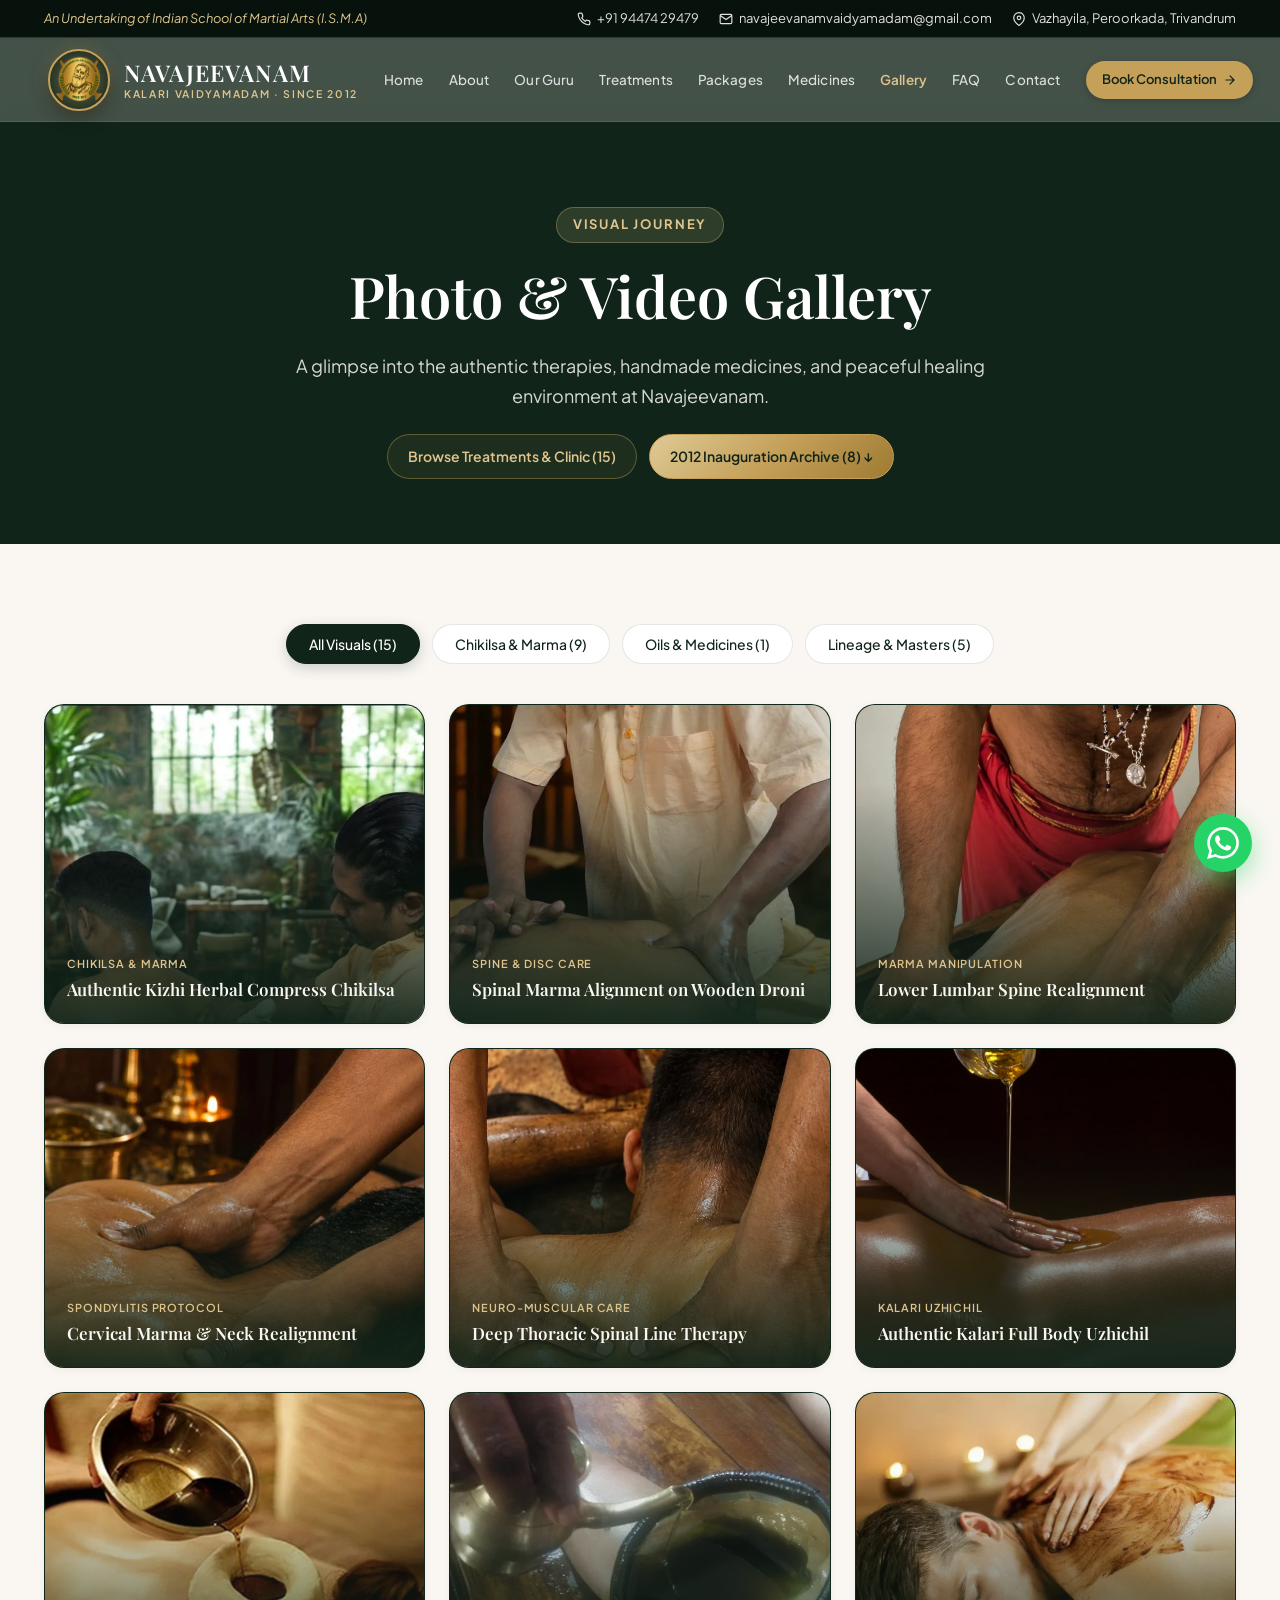
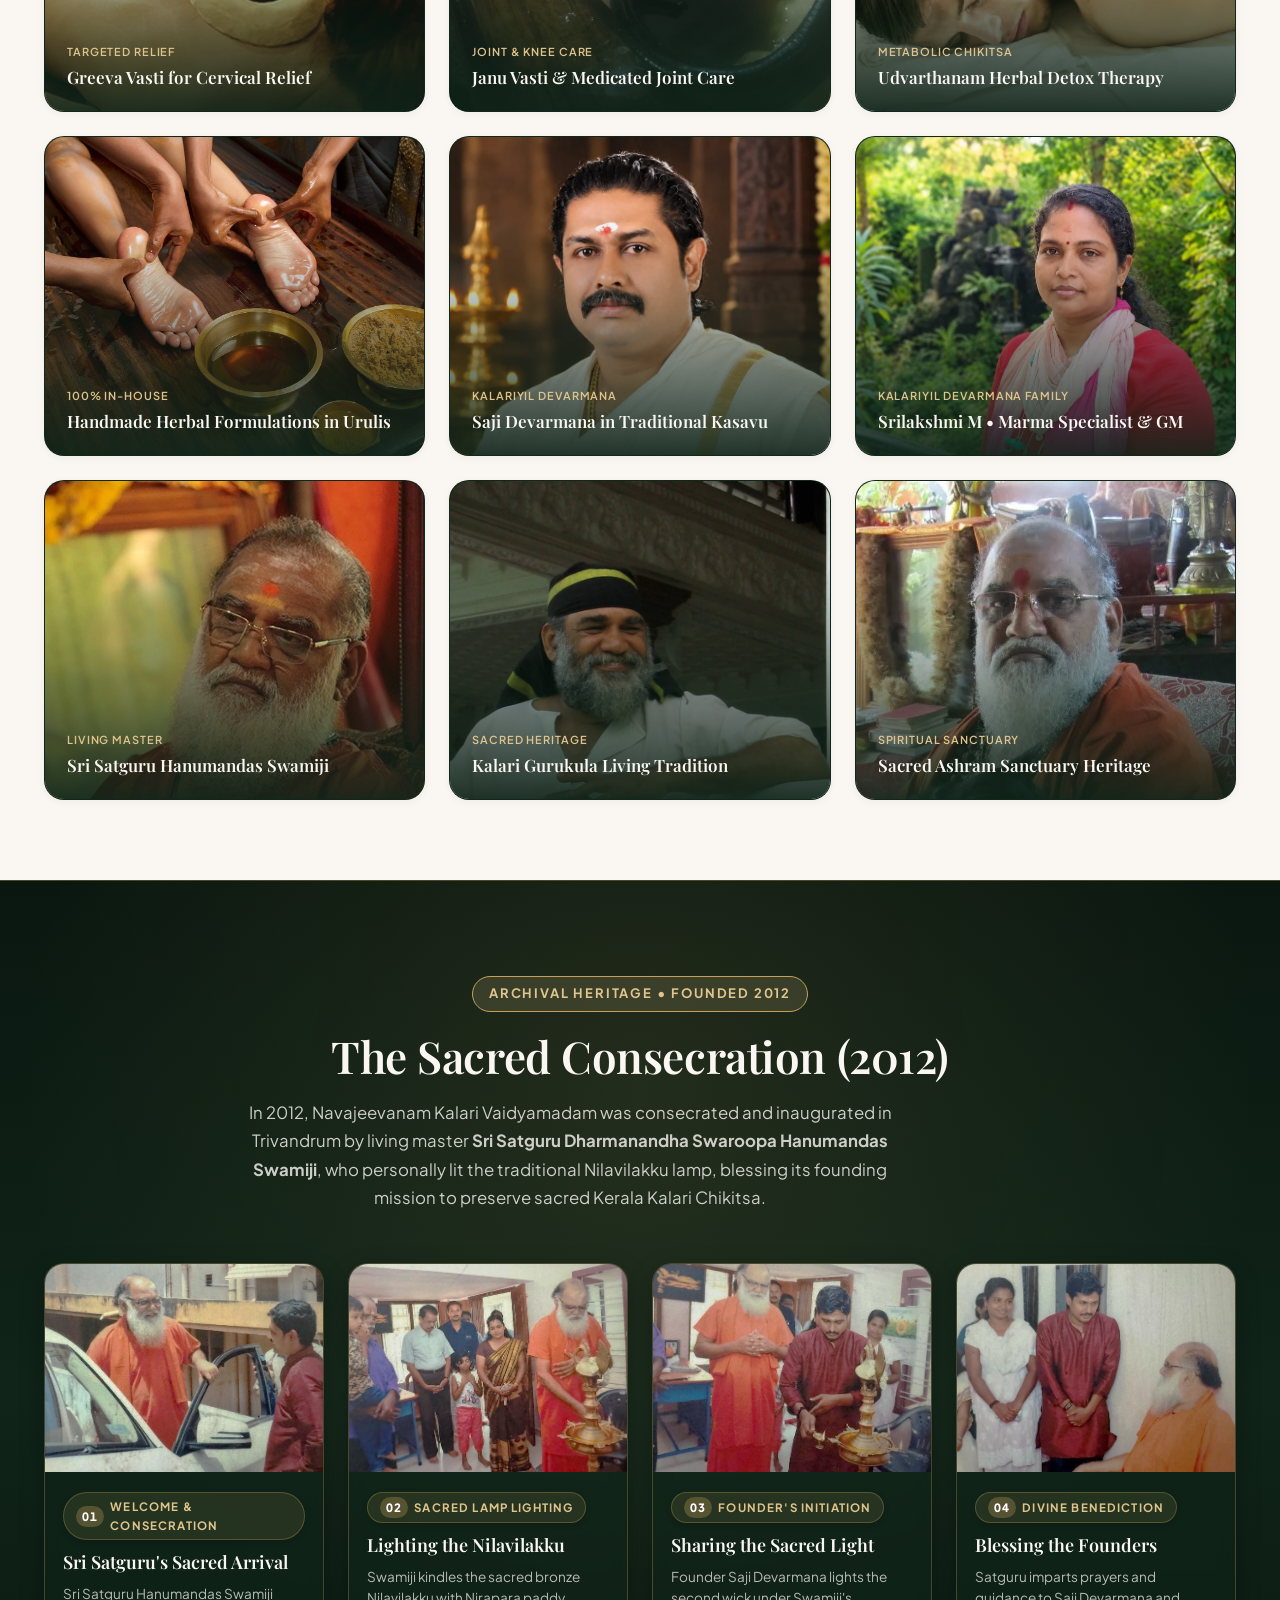
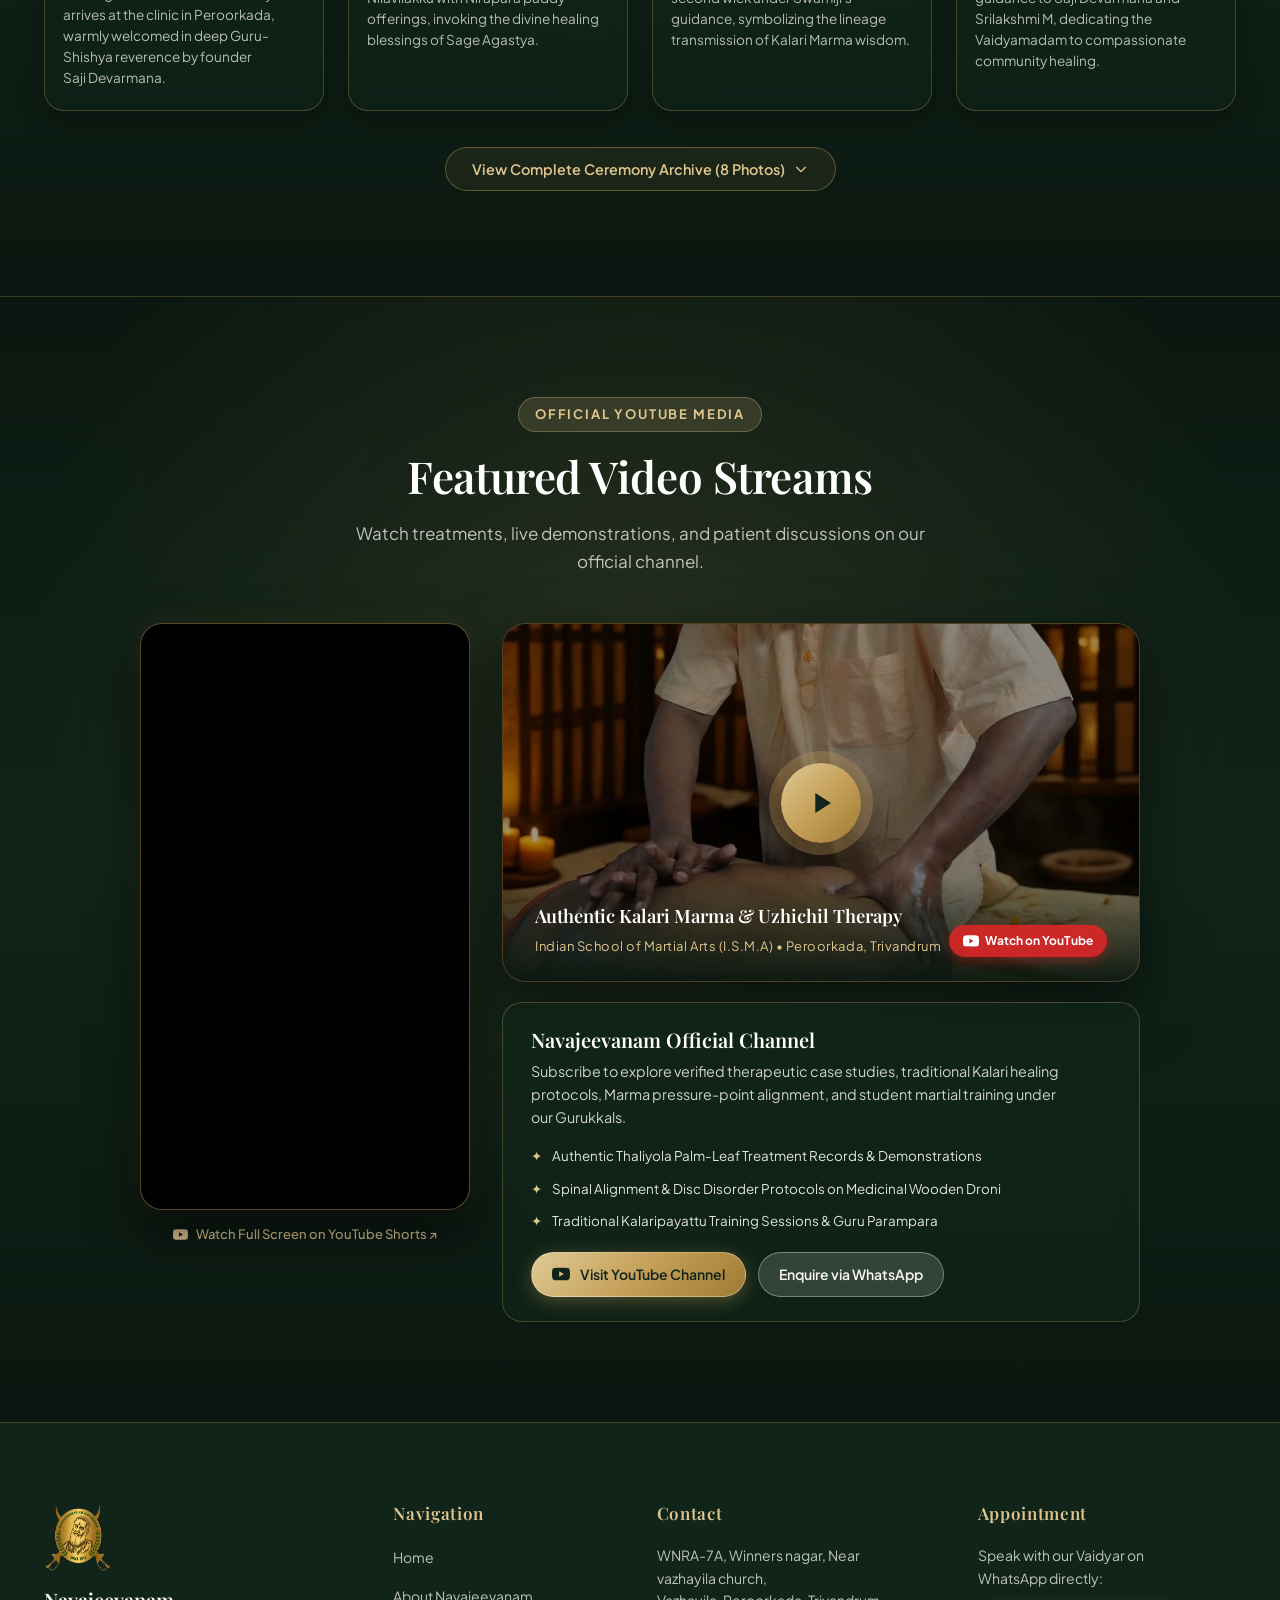
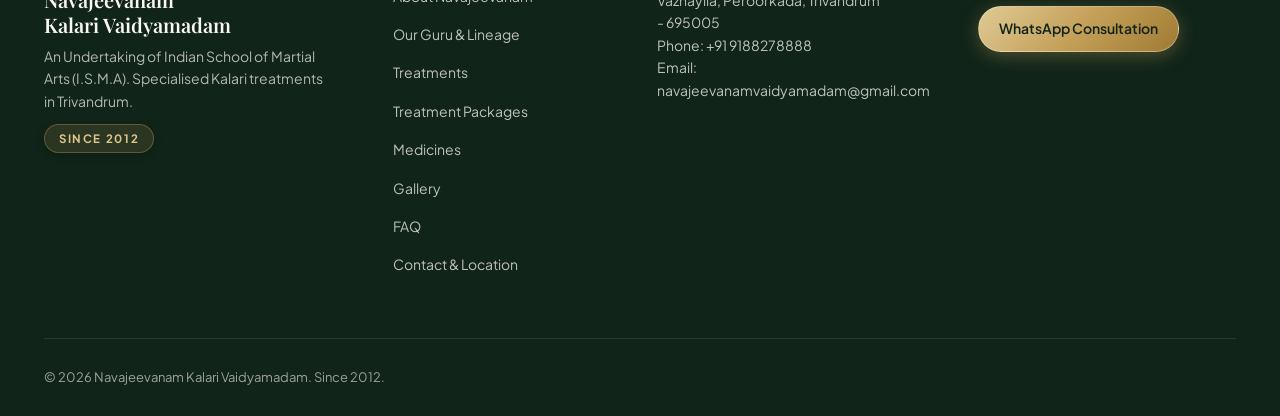
<file: gallery.html>
<!DOCTYPE html>
<html lang="en">
<head>
  <meta charset="UTF-8">
  <meta name="viewport" content="width=device-width, initial-scale=1.0">
  <title>Gallery — Photos & Videos | Navajeevanam Kalari Vaidyamadam</title>
  <meta name="description" content="Visual gallery of authentic Kalari Uzhichil massages, Marma Kizhi therapies, medicine preparation, and clinical facilities at Navajeevanam Trivandrum.">
  <link rel="canonical" href="https://indianayurvedha.com/gallery.html">

  <!-- Open Graph / Facebook -->
  <meta property="og:type" content="website">
  <meta property="og:url" content="https://indianayurvedha.com/gallery.html">
  <meta property="og:title" content="Gallery — Photos & Videos | Navajeevanam Kalari Vaidyamadam">
  <meta property="og:description" content="Explore photographs and videos of authentic Kalari Chikitsa, Marma therapy, and herbal medicine preparation in Peroorkada, Trivandrum.">
  <meta property="og:image" content="https://indianayurvedha.com/assets/logo/navajeevanam-logo-nobg.png">

  <!-- Twitter -->
  <meta name="twitter:card" content="summary_large_image">
  <meta name="twitter:url" content="https://indianayurvedha.com/gallery.html">
  <meta name="twitter:title" content="Gallery — Photos & Videos | Navajeevanam Kalari Vaidyamadam">
  <meta name="twitter:description" content="Explore photographs and videos of authentic Kalari Chikitsa, Marma therapy, and herbal medicine preparation in Peroorkada, Trivandrum.">
  <meta name="twitter:image" content="https://indianayurvedha.com/assets/logo/navajeevanam-logo-nobg.png">

  <!-- Schema.org CollectionPage JSON-LD -->
  <script type="application/ld+json">
  {
    "@context": "https://schema.org",
    "@type": "CollectionPage",
    "name": "Navajeevanam Kalari Vaidyamadam Gallery",
    "url": "https://indianayurvedha.com/gallery.html",
    "description": "Visual documentation of traditional Kalari therapies, massage protocols, and medicinal preparations in Trivandrum.",
    "publisher": {
      "@type": "MedicalClinic",
      "name": "Navajeevanam Kalari Vaidyamadam",
      "telephone": "+919188278888",
      "address": {
        "@type": "PostalAddress",
        "streetAddress": "WNRA-7A, Winners nagar, Near vazhayila church, Vazhayila, Peroorkada",
        "addressLocality": "Thiruvananthapuram",
        "addressRegion": "Kerala",
        "postalCode": "695005",
        "addressCountry": "IN"
      }
    }
  }
  </script>

  <link rel="preconnect" href="https://fonts.googleapis.com">
  <link rel="preconnect" href="https://fonts.gstatic.com" crossorigin>
  <link href="https://fonts.googleapis.com/css2?family=Cinzel:wght@500;600;700&family=Playfair+Display:ital,wght@0,500;0,600;0,700;1,400;1,600&family=Plus+Jakarta+Sans:wght@400;500;600;700&display=swap" rel="stylesheet">

  <link rel="stylesheet" href="css/style.css">
  <link rel="stylesheet" href="css/responsive.css">
  <link rel="icon" type="image/png" href="assets/logo/navajeevanam-logo-nobg.png">
</head>
<body>

  <!-- Top Bar -->
  <div class="top-bar">
    <div class="container top-bar-content">
      <div class="top-bar-left">
        <span>An Undertaking of Indian School of Martial Arts (I.S.M.A)</span>
      </div>
      <div class="top-bar-right">
        <a href="tel:+919447429479" class="top-bar-link">
          <svg width="14" height="14" fill="none" stroke="currentColor" stroke-width="2" viewBox="0 0 24 24"><path d="M22 16.92v3a2 2 0 0 1-2.18 2 19.79 19.79 0 0 1-8.63-3.07 19.5 19.5 0 0 1-6-6 19.79 19.79 0 0 1-3.07-8.67A2 2 0 0 1 4.11 2h3a2 2 0 0 1 2 1.72 12.84 12.84 0 0 0 .7 2.81 2 2 0 0 1-.45 2.11L8.09 9.91a16 16 0 0 0 6 6l1.27-1.27a2 2 0 0 1 2.11-.45 12.84 12.84 0 0 0 2.81.7A2 2 0 0 1 22 16.92z"/></svg>
          +91 94474 29479
        </a>
        <a href="mailto:navajeevanamvaidyamadam@gmail.com" class="top-bar-link">
          <svg width="14" height="14" fill="none" stroke="currentColor" stroke-width="2" viewBox="0 0 24 24"><path d="M4 4h16c1.1 0 2 .9 2 2v12c0 1.1-.9 2-2 2H4c-1.1 0-2-.9-2-2V6c0-1.1.9-2 2-2z"/><polyline points="22,6 12,13 2,6"/></svg>
          navajeevanamvaidyamadam@gmail.com
        </a>
        <a href="https://maps.app.goo.gl/wZVVGsXnPYhn1XUr8?g_st=ac" target="_blank" rel="noopener noreferrer" class="top-bar-link">
          <svg width="14" height="14" fill="none" stroke="currentColor" stroke-width="2" viewBox="0 0 24 24"><path d="M21 10c0 7-9 13-9 13s-9-6-9-13a9 9 0 0 1 18 0z"/><circle cx="12" cy="10" r="3"/></svg>
          Vazhayila, Peroorkada, Trivandrum
        </a>
      </div>
    </div>
  </div>

  <!-- Header -->
  <header class="site-header header-wrapper">
    <nav class="nav-container nav-pill">
      <a href="index.html" class="nav-brand" aria-label="NAVAJEEVANAM KALARI VAIDYAMADAM · SINCE 2012">
        <img src="assets/logo/navajeevanam-logo-nobg.png" alt="Navajeevanam Emblem" class="nav-logo-img" width="70" height="70">
        <div class="nav-brand-text">
          <span class="nav-brand-name">NAVAJEEVANAM</span>
          <span class="nav-brand-sub">KALARI VAIDYAMADAM · SINCE 2012</span>
        </div>
      </a>

      <ul class="nav-menu">
        <li><a href="index.html" class="nav-link">Home</a></li>
        <li><a href="about.html" class="nav-link">About</a></li>
        <li><a href="guru.html" class="nav-link">Our Guru</a></li>
        <li><a href="treatments.html" class="nav-link">Treatments</a></li>
        <li><a href="packages.html" class="nav-link">Packages</a></li>
        <li><a href="medicines.html" class="nav-link">Medicines</a></li>
        <li><a href="gallery.html" class="nav-link active">Gallery</a></li>
        <li><a href="faq.html" class="nav-link">FAQ</a></li>
        <li><a href="contact.html" class="nav-link">Contact</a></li>
      </ul>

      <div class="nav-actions">
        <a href="https://app.doctosmart.com/welcome/patient_registration?data===wYp5WasNEIsFGduVGRgUGbp12cgUGdph2V8xXNzgTM" target="_blank" rel="noopener noreferrer" class="nav-cta-btn">
          <span>Book Consultation</span>
          <svg width="14" height="14" viewBox="0 0 24 24" fill="none" stroke="currentColor" stroke-width="2" stroke-linecap="round" stroke-linejoin="round" aria-hidden="true"><path d="M5 12h14M12 5l7 7-7 7"/></svg>
        </a>
        <button class="mobile-menu-btn" aria-label="Open navigation menu" aria-expanded="false" aria-controls="mobileDrawer">
          <svg width="24" height="24" viewBox="0 0 24 24" fill="none" stroke="currentColor" stroke-width="1.5" stroke-linecap="round" stroke-linejoin="round" aria-hidden="true">
            <line x1="3" y1="6" x2="21" y2="6"></line>
            <line x1="3" y1="12" x2="21" y2="12"></line>
            <line x1="3" y1="18" x2="21" y2="18"></line>
          </svg>
        </button>
      </div>
    </nav>
  </header>

  <!-- Mobile Drawer -->
  <div class="mobile-drawer" id="mobileDrawer">
    <div class="mobile-drawer-header">
      <div class="nav-brand">
        <img src="assets/logo/navajeevanam-logo-nobg.png" alt="Navajeevanam Logo" style="width: 44px; height: 44px;">
        <span style="font-family: var(--font-serif); color: #fff; font-size: 1.1rem; font-weight: 700;">Navajeevanam</span>
      </div>
      <button class="mobile-drawer-close" id="mobileDrawerClose" aria-label="Close Menu">✕</button>
    </div>
    <ul class="mobile-nav-links">
      <li><a href="index.html" class="mobile-nav-link">Home <span>→</span></a></li>
      <li><a href="about.html" class="mobile-nav-link">About Navajeevanam <span>→</span></a></li>
      <li><a href="guru.html" class="mobile-nav-link">Our Guru & Lineage <span>→</span></a></li>
      <li><a href="treatments.html" class="mobile-nav-link">Kalari Treatments <span>→</span></a></li>
      <li><a href="packages.html" class="mobile-nav-link">Treatment Packages <span>→</span></a></li>
      <li><a href="medicines.html" class="mobile-nav-link">Traditional Medicines <span>→</span></a></li>
      <li><a href="gallery.html" class="mobile-nav-link">Gallery <span>→</span></a></li>
      <li><a href="faq.html" class="mobile-nav-link">FAQ <span>→</span></a></li>
      <li><a href="contact.html" class="mobile-nav-link">Contact & Location <span>→</span></a></li>
    </ul>
  </div>

  <!-- Hero Banner -->
  <section style="background: var(--forest-dark); padding: 85px 0 65px; color: #fff; position: relative; margin-top: 0;">
    <div class="container" style="text-align: center; max-width: 820px;">
      <span class="section-tag light">Visual Journey</span>
      <h1 style="font-size: clamp(2.4rem, 4.5vw, 3.6rem); color: #fff; margin-bottom: 20px;">
        Photo & Video Gallery
      </h1>
      <p style="font-size: 1.125rem; color: rgba(250, 247, 242, 0.85); line-height: 1.7; margin-bottom: 22px;">
        A glimpse into the authentic therapies, handmade medicines, and peaceful healing environment at Navajeevanam.
      </p>
      <div style="display: flex; justify-content: center; gap: 12px; flex-wrap: wrap;">
        <a href="#galleryGrid" class="btn btn-outline-forest btn-sm" style="color: var(--gold-light); border-color: rgba(197, 160, 89, 0.4); background: rgba(197, 160, 89, 0.08);">
          <span>Browse Treatments & Clinic (15)</span>
        </a>
        <a href="#inauguration-archive" class="btn btn-secondary btn-sm" style="color: var(--forest-dark); border-color: var(--gold-primary); background: var(--gold-gradient);">
          <span>2012 Inauguration Archive (8) ↓</span>
        </a>
      </div>
    </div>
  </section>

  <!-- Photo Grid -->
  <section style="padding: 80px 0; background: var(--cream-bg);">
    <div class="container">

      <!-- Category Filter Tabs -->
      <div class="gallery-filters" role="tablist" aria-label="Gallery Categories">
        <button type="button" class="gallery-filter-btn active" data-filter="all">All Visuals (15)</button>
        <button type="button" class="gallery-filter-btn" data-filter="chikilsa">Chikilsa & Marma (9)</button>
        <button type="button" class="gallery-filter-btn" data-filter="medicine">Oils & Medicines (1)</button>
        <button type="button" class="gallery-filter-btn" data-filter="lineage">Lineage & Masters (5)</button>
      </div>

      <div class="gallery-cards-grid" id="galleryGrid">

        <!-- 1. Authentic Kizhi Herbal Potli -->
        <div class="gallery-card-item" data-category="chikilsa">
          <img src="assets/images/gallery-chikilsa-kizhi.webp" alt="Authentic Kizhi Herbal Compress Chikilsa" width="400" height="320" loading="lazy">
          <div class="gallery-card-overlay">
            <span class="gallery-card-tag">Chikilsa & Marma</span>
            <h3 class="gallery-card-title">Authentic Kizhi Herbal Compress Chikilsa</h3>
          </div>
        </div>

        <!-- 2. Spinal Marma Alignment on Wooden Droni -->
        <div class="gallery-card-item" data-category="chikilsa">
          <img src="assets/images/gallery-droni-marma.webp" alt="Spinal Marma Alignment on Medicinal Wood Droni" width="400" height="320" loading="lazy">
          <div class="gallery-card-overlay">
            <span class="gallery-card-tag">Spine & Disc Care</span>
            <h3 class="gallery-card-title">Spinal Marma Alignment on Wooden Droni</h3>
          </div>
        </div>

        <!-- 3. Lower Lumbar Spine Realignment -->
        <div class="gallery-card-item" data-category="chikilsa">
          <img src="assets/images/gallery-marma-lumbar.webp" alt="Lower Lumbar Spine Realignment Technique" width="400" height="320" loading="lazy">
          <div class="gallery-card-overlay">
            <span class="gallery-card-tag">Marma Manipulation</span>
            <h3 class="gallery-card-title">Lower Lumbar Spine Realignment</h3>
          </div>
        </div>

        <!-- 4. Cervical Marma & Neck Realignment -->
        <div class="gallery-card-item" data-category="chikilsa">
          <img src="assets/images/gallery-marma-cervical.webp" alt="Cervical Marma & Neck Realignment Protocol" width="400" height="320" loading="lazy">
          <div class="gallery-card-overlay">
            <span class="gallery-card-tag">Spondylitis Protocol</span>
            <h3 class="gallery-card-title">Cervical Marma & Neck Realignment</h3>
          </div>
        </div>

        <!-- 5. Deep Thoracic Spinal Therapy -->
        <div class="gallery-card-item" data-category="chikilsa">
          <img src="assets/images/gallery-marma-thoracic.webp" alt="Deep Thoracic & Spinal Line Therapy" width="400" height="320" loading="lazy">
          <div class="gallery-card-overlay">
            <span class="gallery-card-tag">Neuro-Muscular Care</span>
            <h3 class="gallery-card-title">Deep Thoracic Spinal Line Therapy</h3>
          </div>
        </div>

        <!-- 6. Authentic Kalari Uzhichil -->
        <div class="gallery-card-item" data-category="chikilsa">
          <img src="assets/images/hero-uzhichil.webp" alt="Authentic Kalari Full Body Therapy" width="400" height="320" loading="lazy">
          <div class="gallery-card-overlay">
            <span class="gallery-card-tag">Kalari Uzhichil</span>
            <h3 class="gallery-card-title">Authentic Kalari Full Body Uzhichil</h3>
          </div>
        </div>

        <!-- 7. Greeva Vasti for Spondylitis -->
        <div class="gallery-card-item" data-category="chikilsa">
          <img src="assets/images/treatment-spondylitis.webp" alt="Greeva Vasti Herbal Oil Reservoir for Spondylitis" width="400" height="320" loading="lazy">
          <div class="gallery-card-overlay">
            <span class="gallery-card-tag">Targeted Relief</span>
            <h3 class="gallery-card-title">Greeva Vasti for Cervical Relief</h3>
          </div>
        </div>

        <!-- 8. Janu Vasti & Medicated Joint Care -->
        <div class="gallery-card-item" data-category="chikilsa">
          <img src="assets/images/treatment-joint-pain.webp" alt="Janu Vasti and Therapeutic Medicated Joint Care" width="400" height="320" loading="lazy">
          <div class="gallery-card-overlay">
            <span class="gallery-card-tag">Joint & Knee Care</span>
            <h3 class="gallery-card-title">Janu Vasti & Medicated Joint Care</h3>
          </div>
        </div>

        <!-- 9. Udvarthanam Herbal Detox Therapy -->
        <div class="gallery-card-item" data-category="chikilsa">
          <img src="assets/images/treatment-weightloss.webp" alt="Udvarthanam Herbal Powder Scrub and Metabolic Detox" width="400" height="320" loading="lazy">
          <div class="gallery-card-overlay">
            <span class="gallery-card-tag">Metabolic Chikitsa</span>
            <h3 class="gallery-card-title">Udvarthanam Herbal Detox Therapy</h3>
          </div>
        </div>

        <!-- 10. Pure Botanical Ingredients in Bronze Urulis -->
        <div class="gallery-card-item" data-category="medicine">
          <img src="assets/images/kalari-thali.jpg" alt="Pure Botanical Ingredients in Bronze Urulis" width="400" height="320" loading="lazy">
          <div class="gallery-card-overlay">
            <span class="gallery-card-tag">100% In-House</span>
            <h3 class="gallery-card-title">Handmade Herbal Formulations in Urulis</h3>
          </div>
        </div>

        <!-- 11. Saji Devarmana - Kalariyil Devarmana -->
        <div class="gallery-card-item" data-category="lineage">
          <img src="assets/images/founder-sajith.webp" alt="Saji Devarmana - Kalariyil Devarmana in Traditional Kasavu" width="400" height="320" loading="lazy">
          <div class="gallery-card-overlay">
            <span class="gallery-card-tag">Kalariyil Devarmana</span>
            <h3 class="gallery-card-title">Saji Devarmana in Traditional Kasavu</h3>
          </div>
        </div>

        <!-- 12. Srilakshmi M - Kalariyil Devarmana Family -->
        <div class="gallery-card-item" data-category="lineage">
          <img src="assets/images/gallery-marma-specialist.webp" alt="Srilakshmi M - Kalariyil Devarmana Family | Navajeevanam Kalari Vaidyamadam" width="400" height="320" loading="lazy">
          <div class="gallery-card-overlay">
            <span class="gallery-card-tag">Kalariyil Devarmana Family</span>
            <h3 class="gallery-card-title">Srilakshmi M • Marma Specialist & GM</h3>
          </div>
        </div>

        <!-- 13. Sri Satguru Hanumandas Swamiji -->
        <div class="gallery-card-item" data-category="lineage">
          <img src="assets/images/gallery-guru-satguru.webp" alt="Sri Satguru Dharmanandha Swaroopa Hanumandas Swamiji" width="400" height="320" loading="lazy">
          <div class="gallery-card-overlay">
            <span class="gallery-card-tag">Living Master</span>
            <h3 class="gallery-card-title">Sri Satguru Hanumandas Swamiji</h3>
          </div>
        </div>

        <!-- 14. Kalari Gurukula Living Master -->
        <div class="gallery-card-item" data-category="lineage">
          <img src="assets/images/gallery-kalari-master.webp" alt="Kalari Gurukula Master in Traditional Kettukettu" width="400" height="320" loading="lazy">
          <div class="gallery-card-overlay">
            <span class="gallery-card-tag">Sacred Heritage</span>
            <h3 class="gallery-card-title">Kalari Gurukula Living Tradition</h3>
          </div>
        </div>

        <!-- 15. Sacred Ashram Sanctuary Heritage -->
        <div class="gallery-card-item" data-category="lineage">
          <img src="assets/images/gallery-guru-ashram.webp" alt="Sri Satguru Hanumandas Swamiji at Sacred Ashram Sanctuary" width="400" height="320" loading="lazy">
          <div class="gallery-card-overlay">
            <span class="gallery-card-tag">Spiritual Sanctuary</span>
            <h3 class="gallery-card-title">Sacred Ashram Sanctuary Heritage</h3>
          </div>
        </div>
      </div>
    </div>
  </section>

  <!-- ==========================================================================
       Archival Heritage: 2012 Inauguration Ceremony Showcase
       Inaugurated by Sri Satguru Dharmanandha Swaroopa Hanumandas Swamiji
       ========================================================================== -->
  <section class="inauguration-archive-section" id="inauguration-archive">
    <div class="container">
      <div class="inauguration-archive-header">
        <span class="section-tag light" style="border-color: var(--gold-primary); color: var(--gold-light);">Archival Heritage • Founded 2012</span>
        <h2 class="section-title">The Sacred Consecration (2012)</h2>
        <p class="section-subtitle">
          In 2012, Navajeevanam Kalari Vaidyamadam was consecrated and inaugurated in Trivandrum by living master <strong>Sri Satguru Dharmanandha Swaroopa Hanumandas Swamiji</strong>, who personally lit the traditional Nilavilakku lamp, blessing its founding mission to preserve sacred Kerala Kalari Chikitsa.
        </p>
      </div>

      <!-- 4 Core Archival Chronicle Cards -->
      <div class="inauguration-chronicle-grid">
        <!-- Step 1: Arrival & Welcome -->
        <div class="inauguration-chronicle-card">
          <div class="inauguration-card-img-wrap">
            <img src="assets/images/gallery-inauguration-guru-arrival.webp" alt="Sri Satguru Hanumandas Swamiji clinic arrival greeted by Saji Devarmana" width="500" height="360" loading="lazy">
          </div>
          <div class="inauguration-card-body">
            <div class="inauguration-card-meta">
              <span class="inauguration-step-pill"><span class="inauguration-step-num">01</span> Welcome & Consecration</span>
            </div>
            <h3 class="inauguration-card-title">Sri Satguru's Sacred Arrival</h3>
            <p class="inauguration-card-desc">
              Sri Satguru Hanumandas Swamiji arrives at the clinic in Peroorkada, warmly welcomed in deep Guru-Shishya reverence by founder Saji Devarmana.
            </p>
          </div>
        </div>

        <!-- Step 2: Lighting the Nilavilakku -->
        <div class="inauguration-chronicle-card">
          <div class="inauguration-card-img-wrap">
            <img src="assets/images/gallery-inauguration-guru-lamp-lighting.webp" alt="Sri Satguru Hanumandas Swamiji lighting the inaugural Nilavilakku lamp" width="500" height="360" loading="lazy">
          </div>
          <div class="inauguration-card-body">
            <div class="inauguration-card-meta">
              <span class="inauguration-step-pill"><span class="inauguration-step-num">02</span> Sacred Lamp Lighting</span>
            </div>
            <h3 class="inauguration-card-title">Lighting the Nilavilakku</h3>
            <p class="inauguration-card-desc">
              Swamiji kindles the sacred bronze Nilavilakku with Nirapara paddy offerings, invoking the divine healing blessings of Sage Agastya.
            </p>
          </div>
        </div>

        <!-- Step 3: Transmission of Tradition -->
        <div class="inauguration-chronicle-card">
          <div class="inauguration-card-img-wrap">
            <img src="assets/images/gallery-inauguration-founder-lamp-lighting.webp" alt="Founder Saji Devarmana lighting the Nilavilakku with Sri Satguru in prayer" width="500" height="360" loading="lazy">
          </div>
          <div class="inauguration-card-body">
            <div class="inauguration-card-meta">
              <span class="inauguration-step-pill"><span class="inauguration-step-num">03</span> Founder's Initiation</span>
            </div>
            <h3 class="inauguration-card-title">Sharing the Sacred Light</h3>
            <p class="inauguration-card-desc">
              Founder Saji Devarmana lights the second wick under Swamiji's guidance, symbolizing the lineage transmission of Kalari Marma wisdom.
            </p>
          </div>
        </div>

        <!-- Step 4: Guru Blessing Founders -->
        <div class="inauguration-chronicle-card">
          <div class="inauguration-card-img-wrap">
            <img src="assets/images/gallery-inauguration-blessing-founders.webp" alt="Saji Devarmana and Srilakshmi M receiving sacred counsel from Sri Satguru" width="500" height="360" loading="lazy">
          </div>
          <div class="inauguration-card-body">
            <div class="inauguration-card-meta">
              <span class="inauguration-step-pill"><span class="inauguration-step-num">04</span> Divine Benediction</span>
            </div>
            <h3 class="inauguration-card-title">Blessing the Founders</h3>
            <p class="inauguration-card-desc">
              Satguru imparts prayers and guidance to Saji Devarmana and Srilakshmi M, dedicating the Vaidyamadam to compassionate community healing.
            </p>
          </div>
        </div>
      </div>

      <!-- Expandable Extended Historical Archive (4 more photos) -->
      <div class="inauguration-extended-archive" id="inaugurationExtendedArchive" style="display: none;">
        <div class="inauguration-chronicle-grid extended-grid" style="margin-top: 24px;">
          <!-- 5. Diya flame ritual -->
          <div class="inauguration-chronicle-card">
            <div class="inauguration-card-img-wrap">
              <img src="assets/images/gallery-inauguration-diya-flame-ritual.webp" alt="Sri Satguru sharing the sacred diya flame with Saji Devarmana" width="500" height="360" loading="lazy">
            </div>
            <div class="inauguration-card-body">
              <div class="inauguration-card-meta">
                <span class="inauguration-step-pill"><span class="inauguration-step-num">05</span> Sacred Diya Flame</span>
              </div>
              <h3 class="inauguration-card-title">Consecration of the Sanctum</h3>
              <p class="inauguration-card-desc">
                Sri Satguru guides the sacred diya flame ritual, establishing divine sanctity across the treatment rooms.
              </p>
            </div>
          </div>

          <!-- 6. Group Prayer Benediction -->
          <div class="inauguration-chronicle-card">
            <div class="inauguration-card-img-wrap">
              <img src="assets/images/gallery-inauguration-group-prayer-blessing.webp" alt="Sri Satguru Hanumandas Swamiji offering Namaste benediction to founding disciples" width="500" height="360" loading="lazy">
            </div>
            <div class="inauguration-card-body">
              <div class="inauguration-card-meta">
                <span class="inauguration-step-pill"><span class="inauguration-step-num">06</span> Group Benediction</span>
              </div>
              <h3 class="inauguration-card-title">Assembly in Namaste Prayer</h3>
              <p class="inauguration-card-desc">
                Swamiji offers collective prayers and Vedic blessings with the founding disciples and family members present.
              </p>
            </div>
          </div>

          <!-- 7. Formal Assembly -->
          <div class="inauguration-chronicle-card">
            <div class="inauguration-card-img-wrap">
              <img src="assets/images/gallery-inauguration-formal-assembly.webp" alt="Formal inauguration assembly of Navajeevanam clinic with Sri Satguru seated in armchair" width="500" height="360" loading="lazy">
            </div>
            <div class="inauguration-card-body">
              <div class="inauguration-card-meta">
                <span class="inauguration-step-pill"><span class="inauguration-step-num">07</span> Inaugural Assembly</span>
              </div>
              <h3 class="inauguration-card-title">The Consecrated Gathering</h3>
              <p class="inauguration-card-desc">
                The inaugural gathering of disciples, elders, and well-wishers seated around Sri Satguru on inauguration day.
              </p>
            </div>
          </div>

          <!-- 8. Joyful discourse & celebration -->
          <div class="inauguration-chronicle-card">
            <div class="inauguration-card-img-wrap">
              <img src="assets/images/gallery-inauguration-celebration-discourse.webp" alt="Sri Satguru Hanumandas Swamiji in warm discourse around Nilavilakku and Nirapara" width="500" height="360" loading="lazy">
            </div>
            <div class="inauguration-card-body">
              <div class="inauguration-card-meta">
                <span class="inauguration-step-pill"><span class="inauguration-step-num">08</span> Guru Discourse</span>
              </div>
              <h3 class="inauguration-card-title">Discourse on Healing Dharma</h3>
              <p class="inauguration-card-desc">
                Swamiji shares words of encouragement on selfless service, ethics in Kalari chikitsa, and spiritual discipline.
              </p>
            </div>
          </div>
        </div>
      </div>

      <!-- Toggle Button to view all 8 photos -->
      <div style="text-align: center; margin-top: 36px;">
        <button type="button" class="btn btn-outline-forest btn-sm" id="toggleInaugurationArchiveBtn" style="color: var(--gold-light); border-color: rgba(197, 160, 89, 0.4); background: rgba(197, 160, 89, 0.08); padding: 12px 26px; font-size: 0.9rem; display: inline-flex; align-items: center; gap: 8px;">
          <span id="inaugurationBtnText">View Complete Ceremony Archive (8 Photos)</span>
          <svg id="inaugurationBtnIcon" width="16" height="16" fill="none" stroke="currentColor" stroke-width="2" viewBox="0 0 24 24" style="transition: transform 0.3s ease;"><path d="M19 9l-7 7-7-7"/></svg>
        </button>
      </div>

    </div>
  </section>

  <!-- Video Section -->
  <section class="video-section">
    <div class="container">
      <div class="section-header-center">
        <span class="section-tag light">Official YouTube Media</span>
        <h2 class="section-title" style="color: #fff;">Featured Video Streams</h2>
        <p class="section-subtitle" style="color: rgba(250, 247, 242, 0.75);">
          Watch treatments, live demonstrations, and patient discussions on our official channel.
        </p>
      </div>

      <!-- Video Showcase Grid: Vertical Short + Channel Feature -->
      <div class="video-showcase-grid">

        <!-- Col 1: Vertical YouTube Short -->
        <div class="short-container-wrapper">
          <div class="short-frame">
            <iframe 
              src="https://www.youtube.com/embed/HdyjZIZrnhU?rel=0&modestbranding=1" 
              title="Navajeevanam Kalari Demonstration YouTube Short" 
              loading="lazy"
              allow="accelerometer; autoplay; clipboard-write; encrypted-media; gyroscope; picture-in-picture; web-share" 
              referrerpolicy="strict-origin-when-cross-origin" 
              allowfullscreen>
            </iframe>
          </div>
          <a href="https://youtube.com/shorts/HdyjZIZrnhU?feature=share" target="_blank" rel="noopener noreferrer" class="short-caption-tag">
            <svg width="15" height="15" fill="currentColor" viewBox="0 0 24 24"><path d="M23.498 6.186a3.016 3.016 0 0 0-2.122-2.136C19.505 3.545 12 3.545 12 3.545s-7.505 0-9.377.505A3.017 3.017 0 0 0 .502 6.186C0 8.07 0 12 0 12s0 3.93.502 5.814a3.016 3.016 0 0 0 2.122 2.136c1.871.505 9.376.505 9.376.505s7.505 0 9.377-.505a3.015 3.015 0 0 0 2.122-2.136C24 15.93 24 12 24 12s0-3.93-.502-5.814zM9.545 15.568V8.432L15.818 12l-6.273 3.568z"/></svg>
            <span>Watch Full Screen on YouTube Shorts ↗</span>
          </a>
        </div>

        <!-- Col 2: Channel Highlight & Media Info -->
        <div class="video-channel-col">
          <!-- Featured Channel Video Card -->
          <a href="https://youtube.com/@navajeevanamvaidyamadam" target="_blank" rel="noopener noreferrer" class="video-showcase-card" style="margin: 0; width: 100%; aspect-ratio: 16 / 9;" aria-label="Watch Navajeevanam Kalari Video Channel on YouTube">
            <img src="assets/images/gallery-droni-marma.webp" alt="Authentic Kalari Marma & Uzhichil Therapy at Navajeevanam" class="video-poster-img" width="960" height="420" loading="lazy">
            <div class="video-play-btn" aria-hidden="true">
              <svg width="34" height="34" fill="currentColor" viewBox="0 0 24 24"><path d="M8 5v14l11-7z"/></svg>
            </div>
            <div class="video-caption-bar">
              <div>
                <div class="video-caption-title">Authentic Kalari Marma & Uzhichil Therapy</div>
                <div class="video-caption-sub">Indian School of Martial Arts (I.S.M.A) • Peroorkada, Trivandrum</div>
              </div>
              <div class="video-badge">
                <svg width="16" height="16" fill="currentColor" viewBox="0 0 24 24"><path d="M23.498 6.186a3.016 3.016 0 0 0-2.122-2.136C19.505 3.545 12 3.545 12 3.545s-7.505 0-9.377.505A3.017 3.017 0 0 0 .502 6.186C0 8.07 0 12 0 12s0 3.93.502 5.814a3.016 3.016 0 0 0 2.122 2.136c1.871.505 9.376.505 9.376.505s7.505 0 9.377-.505a3.015 3.015 0 0 0 2.122-2.136C24 15.93 24 12 24 12s0-3.93-.502-5.814zM9.545 15.568V8.432L15.818 12l-6.273 3.568z"/></svg>
                <span>Watch on YouTube</span>
              </div>
            </div>
          </a>

          <!-- Channel Info Card -->
          <div class="channel-info-card">
            <h3 class="channel-info-title">
              <span>Navajeevanam Official Channel</span>
            </h3>
            <p class="channel-info-desc">
              Subscribe to explore verified therapeutic case studies, traditional Kalari healing protocols, Marma pressure-point alignment, and student martial training under our Gurukkals.
            </p>
            <ul class="channel-features-list">
              <li class="channel-feature-item">
                <span class="channel-feature-icon">✦</span>
                <span>Authentic Thaliyola Palm-Leaf Treatment Records & Demonstrations</span>
              </li>
              <li class="channel-feature-item">
                <span class="channel-feature-icon">✦</span>
                <span>Spinal Alignment & Disc Disorder Protocols on Medicinal Wooden Droni</span>
              </li>
              <li class="channel-feature-item">
                <span class="channel-feature-icon">✦</span>
                <span>Traditional Kalaripayattu Training Sessions & Guru Parampara</span>
              </li>
            </ul>

            <div class="channel-action-btns">
              <a href="https://youtube.com/@navajeevanamvaidyamadam" target="_blank" rel="noopener noreferrer" class="btn btn-primary btn-sm">
                <svg width="18" height="18" fill="currentColor" viewBox="0 0 24 24"><path d="M23.498 6.186a3.016 3.016 0 0 0-2.122-2.136C19.505 3.545 12 3.545 12 3.545s-7.505 0-9.377.505A3.017 3.017 0 0 0 .502 6.186C0 8.07 0 12 0 12s0 3.93.502 5.814a3.016 3.016 0 0 0 2.122 2.136c1.871.505 9.376.505 9.376.505s7.505 0 9.377-.505a3.015 3.015 0 0 0 2.122-2.136C24 15.93 24 12 24 12s0-3.93-.502-5.814zM9.545 15.568V8.432L15.818 12l-6.273 3.568z"/></svg>
                <span>Visit YouTube Channel</span>
              </a>
              <a href="https://wa.me/919188278888?text=Hello!%20I%20would%20like%20to%20know%20more%20about%20Kalari%20and%20Ayurvedha%20treatments%20at%20Navajeevanam.%20Could%20you%20please%20share%20the%20details%3F" target="_blank" rel="noopener noreferrer" class="btn btn-secondary btn-sm">
                <span>Enquire via WhatsApp</span>
              </a>
            </div>
          </div>
        </div>

      </div>
    </div>
  </section>

  <!-- Footer -->
  <footer class="site-footer">
    <div class="container">
      <div class="footer-top">
        <div>
          <img src="assets/logo/navajeevanam-logo-nobg.png" alt="Navajeevanam Logo" class="footer-brand-logo">
          <h3 class="footer-brand-title">Navajeevanam Kalari Vaidyamadam</h3>
          <p class="footer-brand-desc">An Undertaking of Indian School of Martial Arts (I.S.M.A). Specialised Kalari treatments in Trivandrum.</p>
          <div class="footer-since-wrap">
            <span class="footer-since-pill">SINCE 2012</span>
          </div>
        </div>
        <div>
          <h4 class="footer-col-title">Navigation</h4>
          <ul class="footer-links-list">
            <li><a href="index.html">Home</a></li>
            <li><a href="about.html">About Navajeevanam</a></li>
            <li><a href="guru.html">Our Guru & Lineage</a></li>
            <li><a href="treatments.html">Treatments</a></li>
            <li><a href="packages.html">Treatment Packages</a></li>
            <li><a href="medicines.html">Medicines</a></li>
            <li><a href="gallery.html">Gallery</a></li>
            <li><a href="faq.html">FAQ</a></li>
            <li><a href="contact.html">Contact & Location</a></li>
          </ul>
        </div>
        <div>
          <h4 class="footer-col-title">Contact</h4>
          <p style="font-size: 0.875rem; line-height: 1.6; color: rgba(250, 247, 242, 0.75);">
            WNRA-7A, Winners nagar, Near vazhayila church,<br>            Vazhayila, Peroorkada, Trivandrum - 695005<br>
            Phone: +91 9188278888<br>
            Email: navajeevanamvaidyamadam@gmail.com
          </p>
        </div>
        <div>
          <h4 class="footer-col-title">Appointment</h4>
          <p style="font-size: 0.875rem; color: rgba(250, 247, 242, 0.75); margin-bottom: 16px;">Speak with our Vaidyar on WhatsApp directly:</p>
          <a href="https://wa.me/919188278888?text=Hello!%20I%20would%20like%20to%20know%20more%20about%20Kalari%20and%20Ayurvedha%20treatments%20at%20Navajeevanam.%20Could%20you%20please%20share%20the%20details%3F" target="_blank" rel="noopener noreferrer" class="btn btn-primary btn-sm">WhatsApp Consultation</a>
        </div>
      </div>
      <div class="footer-bottom">
        <div>© <span class="current-year">2026</span> Navajeevanam Kalari Vaidyamadam. Since 2012.</div>
      </div>
    </div>
  </footer>

  <!-- Floating WhatsApp -->
  <a href="https://wa.me/919188278888?text=Hello!%20I%20would%20like%20to%20know%20more%20about%20Kalari%20and%20Ayurvedha%20treatments%20at%20Navajeevanam.%20Could%20you%20please%20share%20the%20details%3F" class="floating-whatsapp" aria-label="Chat on WhatsApp with Navajeevanam Vaidyar" target="_blank" rel="noopener noreferrer">
    <svg fill="currentColor" viewBox="0 0 24 24"><path d="M.057 24l1.687-6.163c-1.041-1.804-1.588-3.849-1.587-5.946.003-6.556 5.338-11.891 11.893-11.891 3.181.001 6.167 1.24 8.413 3.488 2.245 2.248 3.481 5.236 3.48 8.414-.003 6.557-5.338 11.892-11.893 11.892-1.99-.001-3.951-.5-5.688-1.448l-6.305 1.654zm6.597-3.807c1.676.995 3.276 1.591 5.392 1.592 5.448 0 9.886-4.434 9.889-9.885.002-5.462-4.415-9.89-9.881-9.892-5.452 0-9.887 4.434-9.889 9.884-.001 2.225.651 3.891 1.746 5.634l-.999 3.648 3.742-.981zm11.387-5.464c-.074-.124-.272-.198-.57-.347-.297-.149-1.758-.868-2.031-.967-.272-.099-.47-.149-.669.149-.198.297-.768.967-.941 1.165-.173.198-.347.223-.644.074-.297-.149-1.255-.462-2.39-1.475-.883-.788-1.48-1.761-1.653-2.059-.173-.297-.018-.458.13-.606.134-.133.297-.347.446-.521.151-.172.2-.296.3-.495.099-.198.05-.372-.025-.521-.075-.148-.669-1.611-.916-2.206-.242-.579-.487-.501-.669-.51l-.57-.01c-.198 0-.52.074-.792.372s-1.04 1.016-1.04 2.479 1.065 2.876 1.213 3.074c.149.198 2.095 3.2 5.076 4.487.709.306 1.263.489 1.694.626.712.226 1.36.194 1.872.118.571-.085 1.758-.719 2.006-1.413.248-.695.248-1.29.173-1.414z"/></svg>
  </a>

  <!-- Mobile Action Bar -->
  <div class="mobile-action-bar" id="mobileActionBar" aria-label="Quick contact and consultation booking">
    <div class="mobile-action-inner">
      <a href="tel:+919188278888" class="mobile-action-icon-btn call" aria-label="Call Navajeevanam Clinic">
        <svg width="20" height="20" viewBox="0 0 24 24" fill="none" stroke="currentColor" stroke-width="1.5" stroke-linecap="round" stroke-linejoin="round" aria-hidden="true">
          <path d="M22 16.92v3a2 2 0 0 1-2.18 2 19.79 19.79 0 0 1-8.63-3.07 19.5 19.5 0 0 1-6-6 19.79 19.79 0 0 1-3.07-8.67A2 2 0 0 1 4.11 2h3a2 2 0 0 1 2 1.72 12.84 12.84 0 0 0 .7 2.81 2 2 0 0 1-.45 2.11L8.09 9.91a16 16 0 0 0 6 6l1.27-1.27a2 2 0 0 1 2.11-.45 12.84 12.84 0 0 0 2.81.7A2 2 0 0 1 22 16.92z"/>
        </svg>
      </a>
      <a href="https://wa.me/919188278888?text=Hello!%20I%20would%20like%20to%20know%20more%20about%20Kalari%20and%20Ayurvedha%20treatments%20at%20Navajeevanam.%20Could%20you%20please%20share%20the%20details%3F" target="_blank" rel="noopener noreferrer" class="mobile-action-icon-btn whatsapp" aria-label="Chat on WhatsApp with Navajeevanam Vaidyar">
        <svg width="22" height="22" fill="currentColor" viewBox="0 0 24 24" aria-hidden="true"><path d="M.057 24l1.687-6.163c-1.041-1.804-1.588-3.849-1.587-5.946.003-6.556 5.338-11.891 11.893-11.891 3.181.001 6.167 1.24 8.413 3.488 2.245 2.248 3.481 5.236 3.48 8.414-.003 6.557-5.338 11.892-11.893 11.892-1.99-.001-3.951-.5-5.688-1.448l-6.305 1.654zm6.597-3.807c1.676.995 3.276 1.591 5.392 1.592 5.448 0 9.886-4.434 9.889-9.885.002-5.462-4.415-9.89-9.881-9.892-5.452 0-9.887 4.434-9.889 9.884-.001 2.225.651 3.891 1.746 5.634l-.999 3.648 3.742-.981zm11.387-5.464c-.074-.124-.272-.198-.57-.347-.297-.149-1.758-.868-2.031-.967-.272-.099-.47-.149-.669.149-.198.297-.768.967-.941 1.165-.173.198-.347.223-.644.074-.297-.149-1.255-.462-2.39-1.475-.883-.788-1.48-1.761-1.653-2.059-.173-.297-.018-.458.13-.606.134-.133.297-.347.446-.521.151-.172.2-.296.3-.495.099-.198.05-.372-.025-.521-.075-.148-.669-1.611-.916-2.206-.242-.579-.487-.501-.669-.51l-.57-.01c-.198 0-.52.074-.792.372s-1.04 1.016-1.04 2.479 1.065 2.876 1.213 3.074c.149.198 2.095 3.2 5.076 4.487.709.306 1.263.489 1.694.626.712.226 1.36.194 1.872.118.571-.085 1.758-.719 2.006-1.413.248-.695.248-1.29.173-1.414z"/></svg>
      </a>
      <a href="https://app.doctosmart.com/welcome/patient_registration?data===wYp5WasNEIsFGduVGRgUGbp12cgUGdph2V8xXNzgTM" target="_blank" rel="noopener noreferrer" class="mobile-action-book-btn" aria-label="Book Consultation">
        <span>Book Consultation</span>
        <svg width="14" height="14" viewBox="0 0 24 24" fill="none" stroke="currentColor" stroke-width="2" stroke-linecap="round" stroke-linejoin="round" aria-hidden="true"><path d="M5 12h14M12 5l7 7-7 7"/></svg>
      </a>
    </div>
  </div>

  <script src="js/main.js"></script>
</body>
</html>
</file>
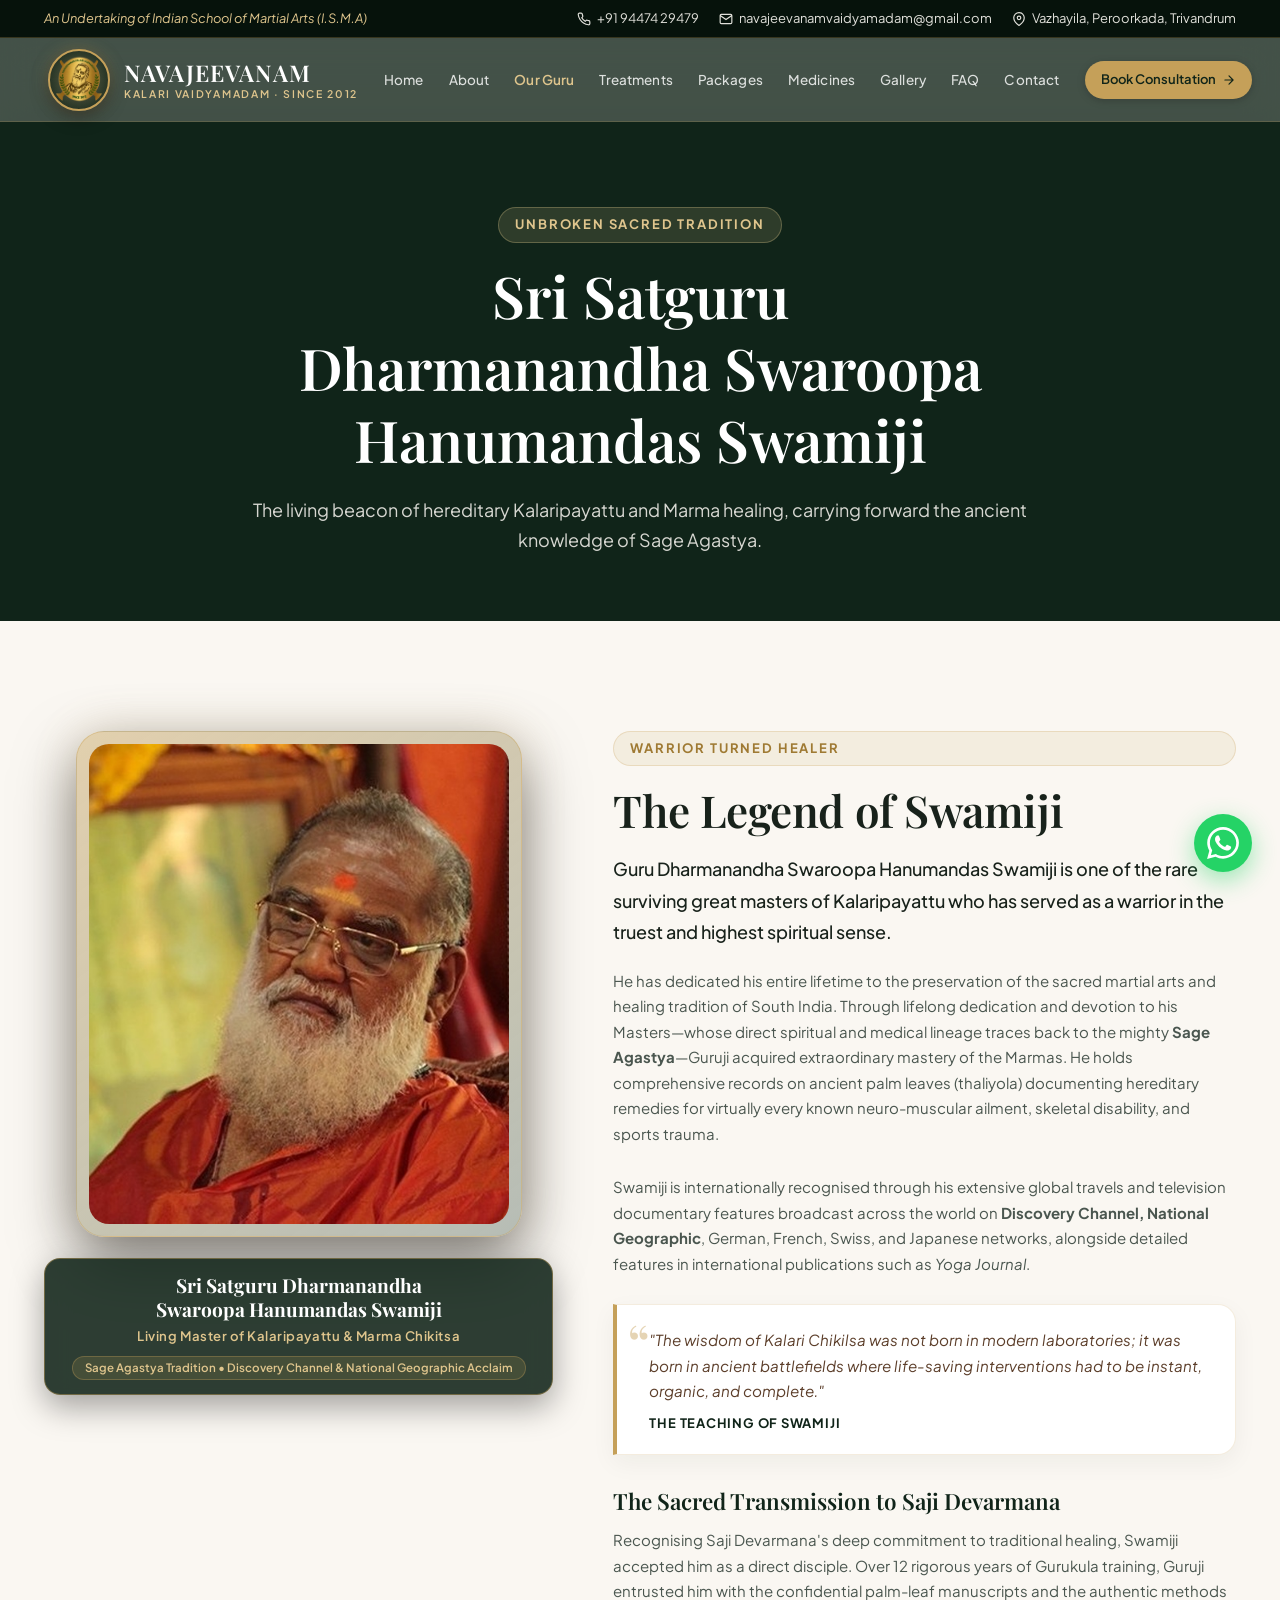
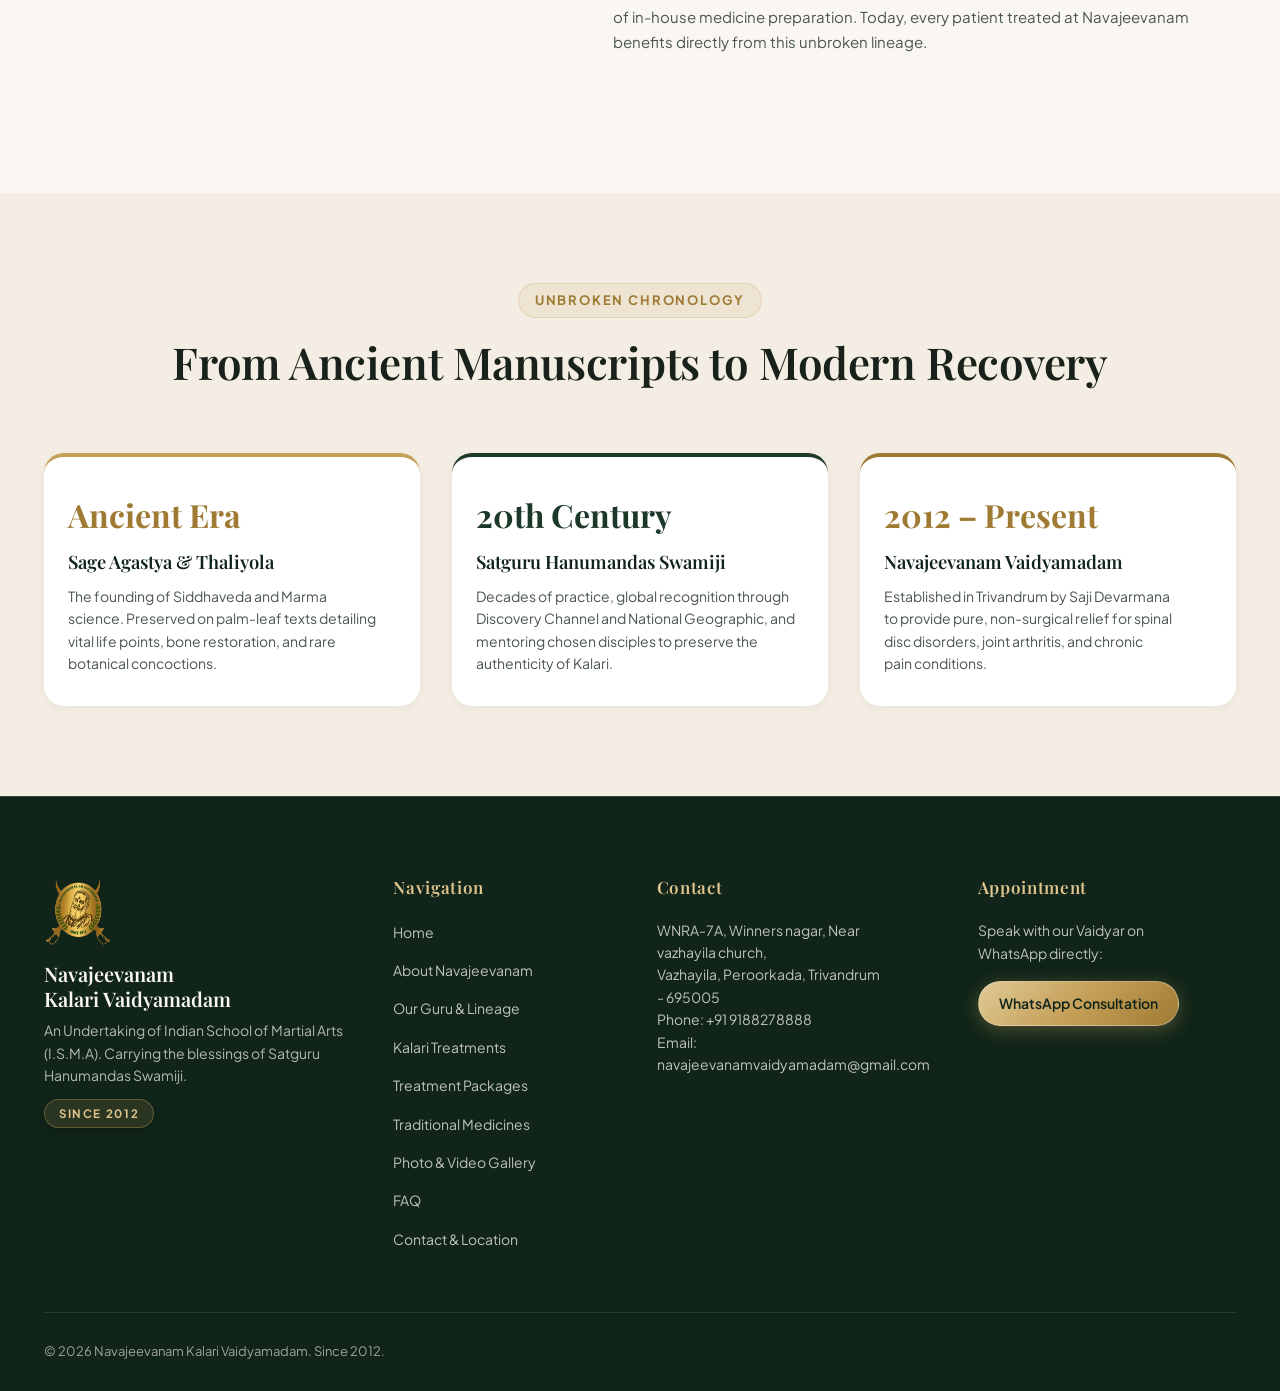
<file: guru.html>
<!DOCTYPE html>
<html lang="en">
<head>
  <meta charset="UTF-8">
  <meta name="viewport" content="width=device-width, initial-scale=1.0">
  <title>Our Guru & Sacred Lineage | Navajeevanam Kalari Vaidyamadam</title>
  <meta name="description" content="Discover the unbroken heritage of Guru Dharmanandha Swaroopa Hanumandas Swamiji, tracing back to Sage Agastya and featured on Discovery Channel and National Geographic.">
  <link rel="canonical" href="https://indianayurvedha.com/guru.html">

  <link rel="preconnect" href="https://fonts.googleapis.com">
  <link rel="preconnect" href="https://fonts.gstatic.com" crossorigin>
  <link href="https://fonts.googleapis.com/css2?family=Cinzel:wght@500;600;700&family=Playfair+Display:ital,wght@0,500;0,600;0,700;1,400;1,600&family=Plus+Jakarta+Sans:wght@400;500;600;700&display=swap" rel="stylesheet">

  <link rel="stylesheet" href="css/style.css">
  <link rel="stylesheet" href="css/responsive.css">
  <link rel="icon" type="image/png" href="assets/logo/navajeevanam-logo-nobg.png">

  <!-- Social Media & Open Graph -->
  <meta property="og:type" content="website">
  <meta property="og:title" content="Our Guru & Sacred Lineage | Navajeevanam Kalari Vaidyamadam">
  <meta property="og:description" content="Discover the unbroken heritage of Guru Dharmanandha Swaroopa Hanumandas Swamiji, tracing back to Sage Agastya and featured on Discovery Channel and National Geographic.">
  <meta property="og:url" content="https://indianayurvedha.com/guru.html">
  <meta property="og:site_name" content="Navajeevanam Kalari Vaidyamadam">
  <meta property="og:image" content="https://indianayurvedha.com/assets/images/guru-swamiji.jpeg">
  <meta name="twitter:card" content="summary_large_image">
  <meta name="twitter:title" content="Our Guru & Sacred Lineage | Navajeevanam Kalari Vaidyamadam">
  <meta name="twitter:description" content="Unbroken heritage of Guru Dharmanandha Swaroopa Hanumandas Swamiji and traditional Kalari Chikitsa lineage.">
  <meta name="twitter:image" content="https://indianayurvedha.com/assets/images/guru-swamiji.jpeg">

  <!-- Schema.org Structured Data -->
  <script type="application/ld+json">
  {
    "@context": "https://schema.org",
    "@type": "WebPage",
    "name": "Guru and Lineage - Navajeevanam Kalari Vaidyamadam",
    "description": "Sacred spiritual and medical lineage tracing back to Sage Agastya, practiced at Navajeevanam Kalari Vaidyamadam in Trivandrum, Kerala.",
    "url": "https://indianayurvedha.com/guru.html"
  }
  </script>
</head>
<body>

  <!-- Top Bar -->
  <div class="top-bar">
    <div class="container top-bar-content">
      <div class="top-bar-left">
        <span>An Undertaking of Indian School of Martial Arts (I.S.M.A)</span>
      </div>
      <div class="top-bar-right">
        <a href="tel:+919447429479" class="top-bar-link">
          <svg width="14" height="14" fill="none" stroke="currentColor" stroke-width="2" viewBox="0 0 24 24"><path d="M22 16.92v3a2 2 0 0 1-2.18 2 19.79 19.79 0 0 1-8.63-3.07 19.5 19.5 0 0 1-6-6 19.79 19.79 0 0 1-3.07-8.67A2 2 0 0 1 4.11 2h3a2 2 0 0 1 2 1.72 12.84 12.84 0 0 0 .7 2.81 2 2 0 0 1-.45 2.11L8.09 9.91a16 16 0 0 0 6 6l1.27-1.27a2 2 0 0 1 2.11-.45 12.84 12.84 0 0 0 2.81.7A2 2 0 0 1 22 16.92z"/></svg>
          +91 94474 29479
        </a>
        <a href="mailto:navajeevanamvaidyamadam@gmail.com" class="top-bar-link">
          <svg width="14" height="14" fill="none" stroke="currentColor" stroke-width="2" viewBox="0 0 24 24"><path d="M4 4h16c1.1 0 2 .9 2 2v12c0 1.1-.9 2-2 2H4c-1.1 0-2-.9-2-2V6c0-1.1.9-2 2-2z"/><polyline points="22,6 12,13 2,6"/></svg>
          navajeevanamvaidyamadam@gmail.com
        </a>
        <a href="https://maps.app.goo.gl/wZVVGsXnPYhn1XUr8?g_st=ac" target="_blank" rel="noopener noreferrer" class="top-bar-link">
          <svg width="14" height="14" fill="none" stroke="currentColor" stroke-width="2" viewBox="0 0 24 24"><path d="M21 10c0 7-9 13-9 13s-9-6-9-13a9 9 0 0 1 18 0z"/><circle cx="12" cy="10" r="3"/></svg>
          Vazhayila, Peroorkada, Trivandrum
        </a>
      </div>
    </div>
  </div>

  <!-- Pill Header -->
  <header class="site-header header-wrapper">
    <nav class="nav-container nav-pill">
      <a href="index.html" class="nav-brand" aria-label="NAVAJEEVANAM KALARI VAIDYAMADAM · SINCE 2012">
        <img src="assets/logo/navajeevanam-logo-nobg.png" alt="Navajeevanam Emblem" class="nav-logo-img" width="70" height="70">
        <div class="nav-brand-text">
          <span class="nav-brand-name">NAVAJEEVANAM</span>
          <span class="nav-brand-sub">KALARI VAIDYAMADAM · SINCE 2012</span>
        </div>
      </a>

      <ul class="nav-menu">
        <li><a href="index.html" class="nav-link">Home</a></li>
        <li><a href="about.html" class="nav-link">About</a></li>
        <li><a href="guru.html" class="nav-link active">Our Guru</a></li>
        <li><a href="treatments.html" class="nav-link">Treatments</a></li>
        <li><a href="packages.html" class="nav-link">Packages</a></li>
        <li><a href="medicines.html" class="nav-link">Medicines</a></li>
        <li><a href="gallery.html" class="nav-link">Gallery</a></li>
        <li><a href="faq.html" class="nav-link">FAQ</a></li>
        <li><a href="contact.html" class="nav-link">Contact</a></li>
      </ul>

      <div class="nav-actions">
        <a href="https://app.doctosmart.com/welcome/patient_registration?data===wYp5WasNEIsFGduVGRgUGbp12cgUGdph2V8xXNzgTM" target="_blank" rel="noopener noreferrer" class="nav-cta-btn">
          <span>Book Consultation</span>
          <svg width="14" height="14" viewBox="0 0 24 24" fill="none" stroke="currentColor" stroke-width="2" stroke-linecap="round" stroke-linejoin="round" aria-hidden="true"><path d="M5 12h14M12 5l7 7-7 7"/></svg>
        </a>
        <button class="mobile-menu-btn" aria-label="Open navigation menu" aria-expanded="false" aria-controls="mobileDrawer">
          <svg width="24" height="24" viewBox="0 0 24 24" fill="none" stroke="currentColor" stroke-width="1.5" stroke-linecap="round" stroke-linejoin="round" aria-hidden="true">
            <line x1="3" y1="6" x2="21" y2="6"></line>
            <line x1="3" y1="12" x2="21" y2="12"></line>
            <line x1="3" y1="18" x2="21" y2="18"></line>
          </svg>
        </button>
      </div>
    </nav>
  </header>

  <!-- Mobile Drawer -->
  <div class="mobile-drawer" id="mobileDrawer">
    <div class="mobile-drawer-header">
      <div class="nav-brand">
        <img src="assets/logo/navajeevanam-logo-nobg.png" alt="Navajeevanam Logo" style="width: 44px; height: 44px;">
        <span style="font-family: var(--font-serif); color: #fff; font-size: 1.1rem; font-weight: 700;">Navajeevanam</span>
      </div>
      <button class="mobile-drawer-close" id="mobileDrawerClose" aria-label="Close Menu">✕</button>
    </div>
    <ul class="mobile-nav-links">
      <li><a href="index.html" class="mobile-nav-link">Home <span>→</span></a></li>
      <li><a href="about.html" class="mobile-nav-link">About Navajeevanam <span>→</span></a></li>
      <li><a href="guru.html" class="mobile-nav-link">Our Guru & Lineage <span>→</span></a></li>
      <li><a href="treatments.html" class="mobile-nav-link">Kalari Treatments <span>→</span></a></li>
      <li><a href="packages.html" class="mobile-nav-link">Treatment Packages <span>→</span></a></li>
      <li><a href="medicines.html" class="mobile-nav-link">Traditional Medicines <span>→</span></a></li>
      <li><a href="gallery.html" class="mobile-nav-link">Gallery <span>→</span></a></li>
      <li><a href="faq.html" class="mobile-nav-link">FAQ <span>→</span></a></li>
      <li><a href="contact.html" class="mobile-nav-link">Contact & Location <span>→</span></a></li>
    </ul>
  </div>

  <!-- Hero Header -->
  <section style="background: var(--forest-dark); padding: 85px 0 65px; color: #fff; position: relative; margin-top: 0;">
    <div class="container" style="text-align: center; max-width: 840px;">
      <span class="section-tag light">Unbroken Sacred Tradition</span>
      <h1 style="font-size: clamp(2.4rem, 4.5vw, 3.6rem); color: #fff; margin-bottom: 20px;">
        Sri Satguru Dharmanandha Swaroopa Hanumandas Swamiji
      </h1>
      <p style="font-size: 1.125rem; color: rgba(250, 247, 242, 0.85); line-height: 1.7;">
        The living beacon of hereditary Kalaripayattu and Marma healing, carrying forward the ancient knowledge of Sage Agastya.
      </p>
    </div>
  </section>

  <!-- Main Guru Profile Section -->
  <section class="about-section">
    <div class="container">
      <div class="guru-grid" style="align-items: start;">
        <div class="guru-visual-wrap">
          <div class="guru-frame">
            <img src="assets/images/guru-swamiji.jpeg" alt="Sri Satguru Hanumandas Swamiji" class="guru-img" width="400" height="400" loading="lazy">
          </div>
          <div class="photo-identity-bar light">
            <h3 class="photo-person-name">Sri Satguru Dharmanandha Swaroopa Hanumandas Swamiji</h3>
            <p class="photo-person-role">Living Master of Kalaripayattu & Marma Chikitsa</p>
            <span class="photo-person-badge">Sage Agastya Tradition • Discovery Channel & National Geographic Acclaim</span>
          </div>
        </div>

        <div class="about-text-content">
          <span class="section-tag">Warrior Turned Healer</span>
          <h2 class="section-title">The Legend of Swamiji</h2>
          <p class="lead-text">
            Guru Dharmanandha Swaroopa Hanumandas Swamiji is one of the rare surviving great masters of Kalaripayattu who has served as a warrior in the truest and highest spiritual sense.
          </p>
          <p class="body-text">
            He has dedicated his entire lifetime to the preservation of the sacred martial arts and healing tradition of South India. Through lifelong dedication and devotion to his Masters—whose direct spiritual and medical lineage traces back to the mighty <strong>Sage Agastya</strong>—Guruji acquired extraordinary mastery of the Marmas. He holds comprehensive records on ancient palm leaves (thaliyola) documenting hereditary remedies for virtually every known neuro-muscular ailment, skeletal disability, and sports trauma.
          </p>
          <p class="body-text">
            Swamiji is internationally recognised through his extensive global travels and television documentary features broadcast across the world on <strong>Discovery Channel, National Geographic</strong>, German, French, Swiss, and Japanese networks, alongside detailed features in international publications such as <em>Yoga Journal</em>.
          </p>

          <div class="founder-quote-box">
            <p class="founder-quote-text">
              "The wisdom of Kalari Chikilsa was not born in modern laboratories; it was born in ancient battlefields where life-saving interventions had to be instant, organic, and complete."
            </p>
            <div class="founder-name">The Teaching of Swamiji</div>
          </div>

          <h3 style="font-family: var(--font-serif); font-size: 1.4rem; color: var(--forest-dark); margin-bottom: 12px;">
            The Sacred Transmission to Saji Devarmana
          </h3>
          <p class="body-text">
            Recognising Saji Devarmana's deep commitment to traditional healing, Swamiji accepted him as a direct disciple. Over 12 rigorous years of Gurukula training, Guruji entrusted him with the confidential palm-leaf manuscripts and the authentic methods of in-house medicine preparation. Today, every patient treated at Navajeevanam benefits directly from this unbroken lineage.
          </p>
        </div>
      </div>
    </div>
  </section>

  <!-- Lineage Timeline Strip -->
  <section style="background: var(--cream-alt); padding: 90px 0;">
    <div class="container">
      <div class="section-header-center">
        <span class="section-tag">Unbroken Chronology</span>
        <h2 class="section-title">From Ancient Manuscripts to Modern Recovery</h2>
      </div>

      <div class="timeline-grid" style="margin-top: 48px;">
        <div style="background: #fff; padding: 32px 24px; border-radius: 20px; box-shadow: var(--shadow-sm); border-top: 4px solid var(--gold-primary);">
          <div style="font-family: var(--font-serif); font-size: 2rem; color: var(--gold-dark); font-weight: 700; margin-bottom: 8px;">Ancient Era</div>
          <h3 style="font-size: 1.15rem; color: var(--forest-dark); margin-bottom: 12px;">Sage Agastya & Thaliyola</h3>
          <p style="font-size: 0.875rem; color: var(--text-muted); line-height: 1.6;">
            The founding of Siddhaveda and Marma science. Preserved on palm-leaf texts detailing vital life points, bone restoration, and rare botanical concoctions.
          </p>
        </div>

        <div style="background: #fff; padding: 32px 24px; border-radius: 20px; box-shadow: var(--shadow-sm); border-top: 4px solid var(--forest-primary);">
          <div style="font-family: var(--font-serif); font-size: 2rem; color: var(--forest-primary); font-weight: 700; margin-bottom: 8px;">20th Century</div>
          <h3 style="font-size: 1.15rem; color: var(--forest-dark); margin-bottom: 12px;">Satguru Hanumandas Swamiji</h3>
          <p style="font-size: 0.875rem; color: var(--text-muted); line-height: 1.6;">
            Decades of practice, global recognition through Discovery Channel and National Geographic, and mentoring chosen disciples to preserve the authenticity of Kalari.
          </p>
        </div>

        <div style="background: #fff; padding: 32px 24px; border-radius: 20px; box-shadow: var(--shadow-sm); border-top: 4px solid var(--gold-dark);">
          <div style="font-family: var(--font-serif); font-size: 2rem; color: var(--gold-dark); font-weight: 700; margin-bottom: 8px;">2012 – Present</div>
          <h3 style="font-size: 1.15rem; color: var(--forest-dark); margin-bottom: 12px;">Navajeevanam Vaidyamadam</h3>
          <p style="font-size: 0.875rem; color: var(--text-muted); line-height: 1.6;">
            Established in Trivandrum by Saji Devarmana to provide pure, non-surgical relief for spinal disc disorders, joint arthritis, and chronic pain conditions.
          </p>
        </div>
      </div>
    </div>
  </section>

  <!-- Footer -->
  <footer class="site-footer">
    <div class="container">
      <div class="footer-top">
        <div>
          <img src="assets/logo/navajeevanam-logo-nobg.png" alt="Navajeevanam Logo" class="footer-brand-logo">
          <h3 class="footer-brand-title">Navajeevanam Kalari Vaidyamadam</h3>
          <p class="footer-brand-desc">An Undertaking of Indian School of Martial Arts (I.S.M.A). Carrying the blessings of Satguru Hanumandas Swamiji.</p>
          <div class="footer-since-wrap">
            <span class="footer-since-pill">SINCE 2012</span>
          </div>
        </div>
        <div>
          <h4 class="footer-col-title">Navigation</h4>
          <ul class="footer-links-list">
            <li><a href="index.html">Home</a></li>
            <li><a href="about.html">About Navajeevanam</a></li>
            <li><a href="guru.html">Our Guru & Lineage</a></li>
            <li><a href="treatments.html">Kalari Treatments</a></li>
            <li><a href="packages.html">Treatment Packages</a></li>
            <li><a href="medicines.html">Traditional Medicines</a></li>
            <li><a href="gallery.html">Photo & Video Gallery</a></li>
            <li><a href="faq.html">FAQ</a></li>
            <li><a href="contact.html">Contact & Location</a></li>
          </ul>
        </div>
        <div>
          <h4 class="footer-col-title">Contact</h4>
          <p style="font-size: 0.875rem; line-height: 1.6; color: rgba(250, 247, 242, 0.75);">
            WNRA-7A, Winners nagar, Near vazhayila church,<br>            Vazhayila, Peroorkada, Trivandrum - 695005<br>
            Phone: +91 9188278888<br>
            Email: navajeevanamvaidyamadam@gmail.com
          </p>
        </div>
        <div>
          <h4 class="footer-col-title">Appointment</h4>
          <p style="font-size: 0.875rem; color: rgba(250, 247, 242, 0.75); margin-bottom: 16px;">Speak with our Vaidyar on WhatsApp directly:</p>
          <a href="https://wa.me/919188278888?text=Hello!%20I%20would%20like%20to%20know%20more%20about%20Kalari%20and%20Ayurvedha%20treatments%20at%20Navajeevanam.%20Could%20you%20please%20share%20the%20details%3F" target="_blank" rel="noopener noreferrer" class="btn btn-primary btn-sm">WhatsApp Consultation</a>
        </div>
      </div>
      <div class="footer-bottom">
        <div>© <span class="current-year">2026</span> Navajeevanam Kalari Vaidyamadam. Since 2012.</div>
      </div>
    </div>
  </footer>

  <!-- Floating WhatsApp -->
  <a href="https://wa.me/919188278888?text=Hello!%20I%20would%20like%20to%20know%20more%20about%20Kalari%20and%20Ayurvedha%20treatments%20at%20Navajeevanam.%20Could%20you%20please%20share%20the%20details%3F" class="floating-whatsapp" aria-label="Chat on WhatsApp with Navajeevanam Vaidyar" target="_blank" rel="noopener noreferrer">
    <svg fill="currentColor" viewBox="0 0 24 24"><path d="M.057 24l1.687-6.163c-1.041-1.804-1.588-3.849-1.587-5.946.003-6.556 5.338-11.891 11.893-11.891 3.181.001 6.167 1.24 8.413 3.488 2.245 2.248 3.481 5.236 3.48 8.414-.003 6.557-5.338 11.892-11.893 11.892-1.99-.001-3.951-.5-5.688-1.448l-6.305 1.654zm6.597-3.807c1.676.995 3.276 1.591 5.392 1.592 5.448 0 9.886-4.434 9.889-9.885.002-5.462-4.415-9.89-9.881-9.892-5.452 0-9.887 4.434-9.889 9.884-.001 2.225.651 3.891 1.746 5.634l-.999 3.648 3.742-.981zm11.387-5.464c-.074-.124-.272-.198-.57-.347-.297-.149-1.758-.868-2.031-.967-.272-.099-.47-.149-.669.149-.198.297-.768.967-.941 1.165-.173.198-.347.223-.644.074-.297-.149-1.255-.462-2.39-1.475-.883-.788-1.48-1.761-1.653-2.059-.173-.297-.018-.458.13-.606.134-.133.297-.347.446-.521.151-.172.2-.296.3-.495.099-.198.05-.372-.025-.521-.075-.148-.669-1.611-.916-2.206-.242-.579-.487-.501-.669-.51l-.57-.01c-.198 0-.52.074-.792.372s-1.04 1.016-1.04 2.479 1.065 2.876 1.213 3.074c.149.198 2.095 3.2 5.076 4.487.709.306 1.263.489 1.694.626.712.226 1.36.194 1.872.118.571-.085 1.758-.719 2.006-1.413.248-.695.248-1.29.173-1.414z"/></svg>
  </a>

  <!-- Mobile Action Bar -->
  <div class="mobile-action-bar" id="mobileActionBar" aria-label="Quick contact and consultation booking">
    <div class="mobile-action-inner">
      <a href="tel:+919188278888" class="mobile-action-icon-btn call" aria-label="Call Navajeevanam Clinic">
        <svg width="20" height="20" viewBox="0 0 24 24" fill="none" stroke="currentColor" stroke-width="1.5" stroke-linecap="round" stroke-linejoin="round" aria-hidden="true">
          <path d="M22 16.92v3a2 2 0 0 1-2.18 2 19.79 19.79 0 0 1-8.63-3.07 19.5 19.5 0 0 1-6-6 19.79 19.79 0 0 1-3.07-8.67A2 2 0 0 1 4.11 2h3a2 2 0 0 1 2 1.72 12.84 12.84 0 0 0 .7 2.81 2 2 0 0 1-.45 2.11L8.09 9.91a16 16 0 0 0 6 6l1.27-1.27a2 2 0 0 1 2.11-.45 12.84 12.84 0 0 0 2.81.7A2 2 0 0 1 22 16.92z"/>
        </svg>
      </a>
      <a href="https://wa.me/919188278888?text=Hello!%20I%20would%20like%20to%20know%20more%20about%20Kalari%20and%20Ayurvedha%20treatments%20at%20Navajeevanam.%20Could%20you%20please%20share%20the%20details%3F" target="_blank" rel="noopener noreferrer" class="mobile-action-icon-btn whatsapp" aria-label="Chat on WhatsApp with Navajeevanam Vaidyar">
        <svg width="22" height="22" fill="currentColor" viewBox="0 0 24 24" aria-hidden="true"><path d="M.057 24l1.687-6.163c-1.041-1.804-1.588-3.849-1.587-5.946.003-6.556 5.338-11.891 11.893-11.891 3.181.001 6.167 1.24 8.413 3.488 2.245 2.248 3.481 5.236 3.48 8.414-.003 6.557-5.338 11.892-11.893 11.892-1.99-.001-3.951-.5-5.688-1.448l-6.305 1.654zm6.597-3.807c1.676.995 3.276 1.591 5.392 1.592 5.448 0 9.886-4.434 9.889-9.885.002-5.462-4.415-9.89-9.881-9.892-5.452 0-9.887 4.434-9.889 9.884-.001 2.225.651 3.891 1.746 5.634l-.999 3.648 3.742-.981zm11.387-5.464c-.074-.124-.272-.198-.57-.347-.297-.149-1.758-.868-2.031-.967-.272-.099-.47-.149-.669.149-.198.297-.768.967-.941 1.165-.173.198-.347.223-.644.074-.297-.149-1.255-.462-2.39-1.475-.883-.788-1.48-1.761-1.653-2.059-.173-.297-.018-.458.13-.606.134-.133.297-.347.446-.521.151-.172.2-.296.3-.495.099-.198.05-.372-.025-.521-.075-.148-.669-1.611-.916-2.206-.242-.579-.487-.501-.669-.51l-.57-.01c-.198 0-.52.074-.792.372s-1.04 1.016-1.04 2.479 1.065 2.876 1.213 3.074c.149.198 2.095 3.2 5.076 4.487.709.306 1.263.489 1.694.626.712.226 1.36.194 1.872.118.571-.085 1.758-.719 2.006-1.413.248-.695.248-1.29.173-1.414z"/></svg>
      </a>
      <a href="https://app.doctosmart.com/welcome/patient_registration?data===wYp5WasNEIsFGduVGRgUGbp12cgUGdph2V8xXNzgTM" target="_blank" rel="noopener noreferrer" class="mobile-action-book-btn" aria-label="Book Consultation">
        <span>Book Consultation</span>
        <svg width="14" height="14" viewBox="0 0 24 24" fill="none" stroke="currentColor" stroke-width="2" stroke-linecap="round" stroke-linejoin="round" aria-hidden="true"><path d="M5 12h14M12 5l7 7-7 7"/></svg>
      </a>
    </div>
  </div>

  <script src="js/main.js"></script>
</body>
</html>
</file>
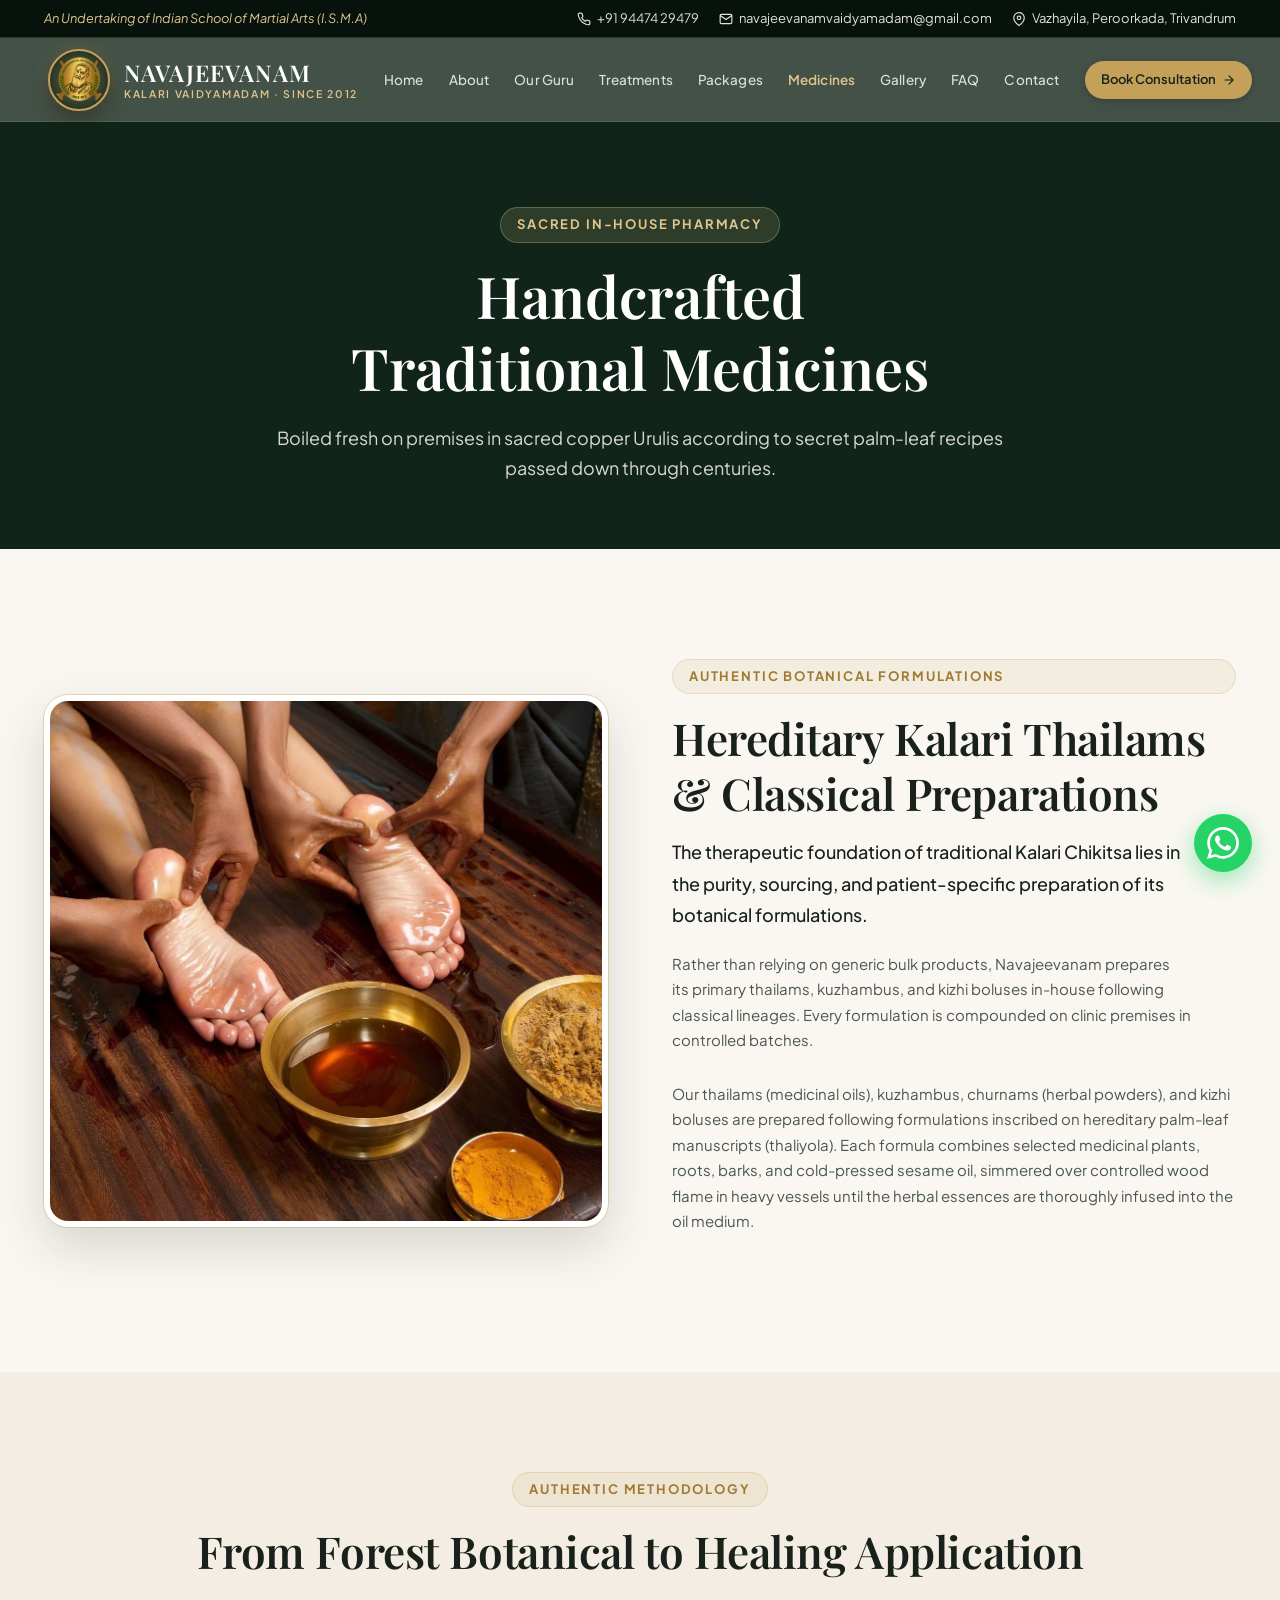
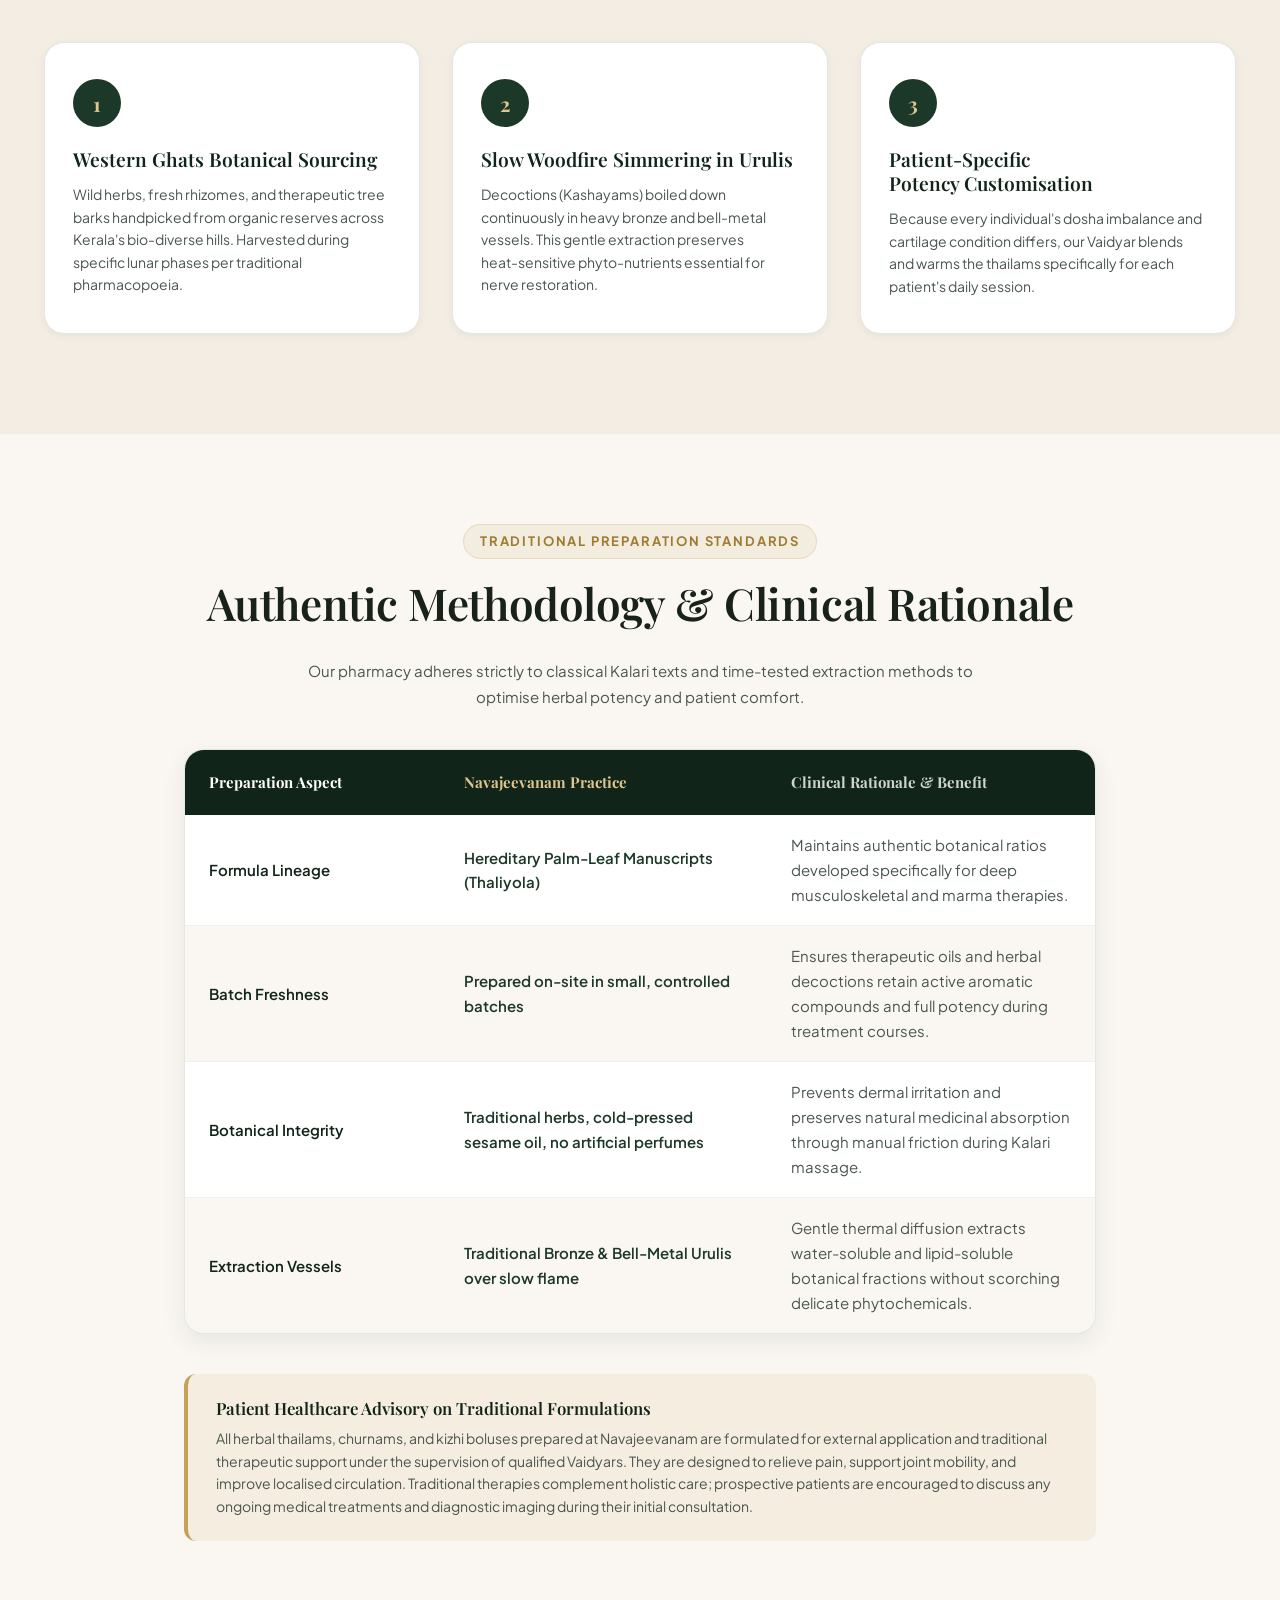
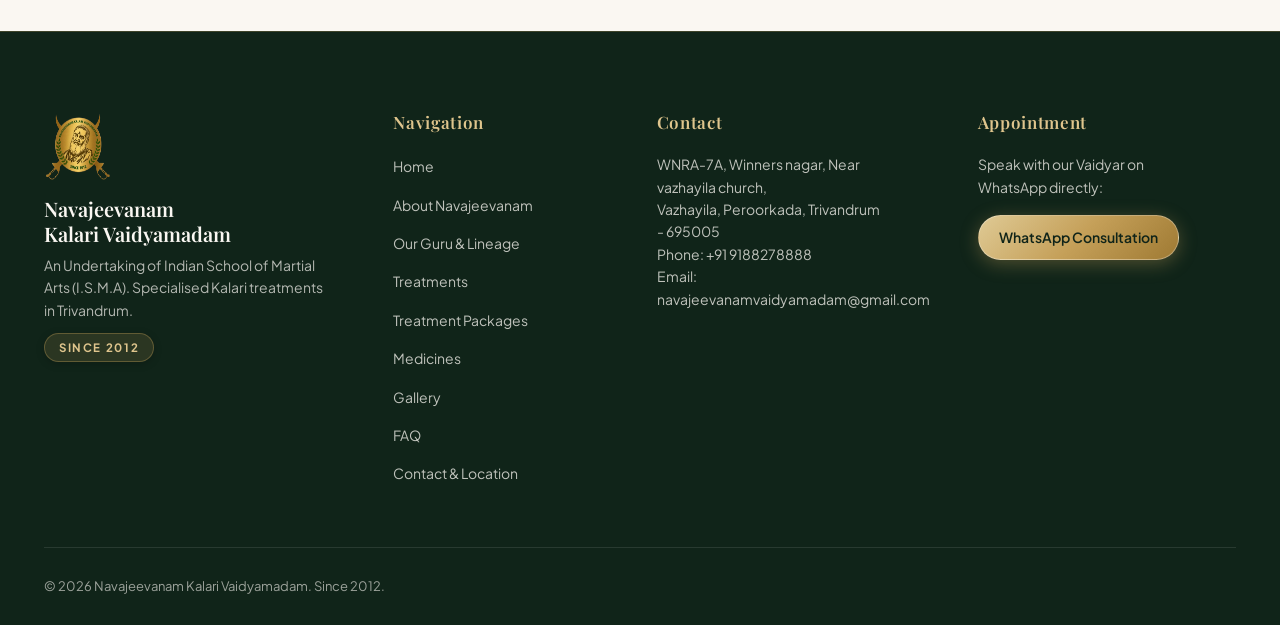
<file: medicines.html>
<!DOCTYPE html>
<html lang="en">
<head>
  <meta charset="UTF-8">
  <meta name="viewport" content="width=device-width, initial-scale=1.0">
  <title>Traditional Medicines & In-House Formulations | Navajeevanam</title>
  <meta name="description" content="Discover how Navajeevanam handcrafts proprietary herbal oils and medicines in-house according to ancient thaliyola palm-leaf manuscripts in Trivandrum.">
  <link rel="canonical" href="https://indianayurvedha.com/medicines.html">

  <!-- Open Graph / Facebook -->
  <meta property="og:type" content="website">
  <meta property="og:url" content="https://indianayurvedha.com/medicines.html">
  <meta property="og:title" content="Traditional Medicines & In-House Formulations | Navajeevanam">
  <meta property="og:description" content="Handcrafted traditional Kalari herbal oils and formulations prepared according to classical palm-leaf manuscripts in Peroorkada, Trivandrum.">
  <meta property="og:image" content="https://indianayurvedha.com/assets/logo/navajeevanam-logo-nobg.png">

  <!-- Twitter -->
  <meta name="twitter:card" content="summary_large_image">
  <meta name="twitter:url" content="https://indianayurvedha.com/medicines.html">
  <meta name="twitter:title" content="Traditional Medicines & In-House Formulations | Navajeevanam">
  <meta name="twitter:description" content="Handcrafted traditional Kalari herbal oils and formulations prepared according to classical palm-leaf manuscripts in Peroorkada, Trivandrum.">
  <meta name="twitter:image" content="https://indianayurvedha.com/assets/logo/navajeevanam-logo-nobg.png">

  <!-- Schema.org MedicalWebPage JSON-LD -->
  <script type="application/ld+json">
  {
    "@context": "https://schema.org",
    "@type": "MedicalWebPage",
    "name": "Traditional Medicines & In-House Formulations - Navajeevanam Kalari Vaidyamadam",
    "url": "https://indianayurvedha.com/medicines.html",
    "description": "Authentic in-house preparation of classical Kalari oils, kizhi boluses, and herbal churnams.",
    "publisher": {
      "@type": "MedicalClinic",
      "name": "Navajeevanam Kalari Vaidyamadam",
      "telephone": "+919188278888",
      "address": {
        "@type": "PostalAddress",
        "streetAddress": "WNRA-7A, Winners nagar, Near vazhayila church, Vazhayila, Peroorkada",
        "addressLocality": "Thiruvananthapuram",
        "addressRegion": "Kerala",
        "postalCode": "695005",
        "addressCountry": "IN"
      }
    }
  }
  </script>

  <link rel="preconnect" href="https://fonts.googleapis.com">
  <link rel="preconnect" href="https://fonts.gstatic.com" crossorigin>
  <link href="https://fonts.googleapis.com/css2?family=Cinzel:wght@500;600;700&family=Playfair+Display:ital,wght@0,500;0,600;0,700;1,400;1,600&family=Plus+Jakarta+Sans:wght@400;500;600;700&display=swap" rel="stylesheet">

  <link rel="stylesheet" href="css/style.css">
  <link rel="stylesheet" href="css/responsive.css">
  <link rel="icon" type="image/png" href="assets/logo/navajeevanam-logo-nobg.png">
</head>
<body>

  <!-- Top Bar -->
  <div class="top-bar">
    <div class="container top-bar-content">
      <div class="top-bar-left">
        <span>An Undertaking of Indian School of Martial Arts (I.S.M.A)</span>
      </div>
      <div class="top-bar-right">
        <a href="tel:+919447429479" class="top-bar-link">
          <svg width="14" height="14" fill="none" stroke="currentColor" stroke-width="2" viewBox="0 0 24 24"><path d="M22 16.92v3a2 2 0 0 1-2.18 2 19.79 19.79 0 0 1-8.63-3.07 19.5 19.5 0 0 1-6-6 19.79 19.79 0 0 1-3.07-8.67A2 2 0 0 1 4.11 2h3a2 2 0 0 1 2 1.72 12.84 12.84 0 0 0 .7 2.81 2 2 0 0 1-.45 2.11L8.09 9.91a16 16 0 0 0 6 6l1.27-1.27a2 2 0 0 1 2.11-.45 12.84 12.84 0 0 0 2.81.7A2 2 0 0 1 22 16.92z"/></svg>
          +91 94474 29479
        </a>
        <a href="mailto:navajeevanamvaidyamadam@gmail.com" class="top-bar-link">
          <svg width="14" height="14" fill="none" stroke="currentColor" stroke-width="2" viewBox="0 0 24 24"><path d="M4 4h16c1.1 0 2 .9 2 2v12c0 1.1-.9 2-2 2H4c-1.1 0-2-.9-2-2V6c0-1.1.9-2 2-2z"/><polyline points="22,6 12,13 2,6"/></svg>
          navajeevanamvaidyamadam@gmail.com
        </a>
        <a href="https://maps.app.goo.gl/wZVVGsXnPYhn1XUr8?g_st=ac" target="_blank" rel="noopener noreferrer" class="top-bar-link">
          <svg width="14" height="14" fill="none" stroke="currentColor" stroke-width="2" viewBox="0 0 24 24"><path d="M21 10c0 7-9 13-9 13s-9-6-9-13a9 9 0 0 1 18 0z"/><circle cx="12" cy="10" r="3"/></svg>
          Vazhayila, Peroorkada, Trivandrum
        </a>
      </div>
    </div>
  </div>

  <!-- Header -->
  <header class="site-header header-wrapper">
    <nav class="nav-container nav-pill">
      <a href="index.html" class="nav-brand" aria-label="NAVAJEEVANAM KALARI VAIDYAMADAM · SINCE 2012">
        <img src="assets/logo/navajeevanam-logo-nobg.png" alt="Navajeevanam Emblem" class="nav-logo-img" width="70" height="70">
        <div class="nav-brand-text">
          <span class="nav-brand-name">NAVAJEEVANAM</span>
          <span class="nav-brand-sub">KALARI VAIDYAMADAM · SINCE 2012</span>
        </div>
      </a>

      <ul class="nav-menu">
        <li><a href="index.html" class="nav-link">Home</a></li>
        <li><a href="about.html" class="nav-link">About</a></li>
        <li><a href="guru.html" class="nav-link">Our Guru</a></li>
        <li><a href="treatments.html" class="nav-link">Treatments</a></li>
        <li><a href="packages.html" class="nav-link">Packages</a></li>
        <li><a href="medicines.html" class="nav-link active">Medicines</a></li>
        <li><a href="gallery.html" class="nav-link">Gallery</a></li>
        <li><a href="faq.html" class="nav-link">FAQ</a></li>
        <li><a href="contact.html" class="nav-link">Contact</a></li>
      </ul>

      <div class="nav-actions">
        <a href="https://app.doctosmart.com/welcome/patient_registration?data===wYp5WasNEIsFGduVGRgUGbp12cgUGdph2V8xXNzgTM" target="_blank" rel="noopener noreferrer" class="nav-cta-btn">
          <span>Book Consultation</span>
          <svg width="14" height="14" viewBox="0 0 24 24" fill="none" stroke="currentColor" stroke-width="2" stroke-linecap="round" stroke-linejoin="round" aria-hidden="true"><path d="M5 12h14M12 5l7 7-7 7"/></svg>
        </a>
        <button class="mobile-menu-btn" aria-label="Open navigation menu" aria-expanded="false" aria-controls="mobileDrawer">
          <svg width="24" height="24" viewBox="0 0 24 24" fill="none" stroke="currentColor" stroke-width="1.5" stroke-linecap="round" stroke-linejoin="round" aria-hidden="true">
            <line x1="3" y1="6" x2="21" y2="6"></line>
            <line x1="3" y1="12" x2="21" y2="12"></line>
            <line x1="3" y1="18" x2="21" y2="18"></line>
          </svg>
        </button>
      </div>
    </nav>
  </header>

  <!-- Mobile Drawer -->
  <div class="mobile-drawer" id="mobileDrawer">
    <div class="mobile-drawer-header">
      <div class="nav-brand">
        <img src="assets/logo/navajeevanam-logo-nobg.png" alt="Navajeevanam Logo" style="width: 44px; height: 44px;">
        <span style="font-family: var(--font-serif); color: #fff; font-size: 1.1rem; font-weight: 700;">Navajeevanam</span>
      </div>
      <button class="mobile-drawer-close" id="mobileDrawerClose" aria-label="Close Menu">✕</button>
    </div>
    <ul class="mobile-nav-links">
      <li><a href="index.html" class="mobile-nav-link">Home <span>→</span></a></li>
      <li><a href="about.html" class="mobile-nav-link">About Navajeevanam <span>→</span></a></li>
      <li><a href="guru.html" class="mobile-nav-link">Our Guru & Lineage <span>→</span></a></li>
      <li><a href="treatments.html" class="mobile-nav-link">Kalari Treatments <span>→</span></a></li>
      <li><a href="packages.html" class="mobile-nav-link">Treatment Packages <span>→</span></a></li>
      <li><a href="medicines.html" class="mobile-nav-link">Traditional Medicines <span>→</span></a></li>
      <li><a href="gallery.html" class="mobile-nav-link">Gallery <span>→</span></a></li>
      <li><a href="faq.html" class="mobile-nav-link">FAQ <span>→</span></a></li>
      <li><a href="contact.html" class="mobile-nav-link">Contact & Location <span>→</span></a></li>
    </ul>
  </div>

  <!-- Hero Banner -->
  <section style="background: var(--forest-dark); padding: 85px 0 65px; color: #fff; position: relative; margin-top: 0;">
    <div class="container" style="text-align: center; max-width: 820px;">
      <span class="section-tag light">Sacred In-House Pharmacy</span>
      <h1 style="font-size: clamp(2.4rem, 4.5vw, 3.6rem); color: #fff; margin-bottom: 20px;">
        Handcrafted Traditional Medicines
      </h1>
      <p style="font-size: 1.125rem; color: rgba(250, 247, 242, 0.85); line-height: 1.7;">
        Boiled fresh on premises in sacred copper Urulis according to secret palm-leaf recipes passed down through centuries.
      </p>
    </div>
  </section>

  <!-- Detailed Preparation Story -->
  <section class="about-section">
    <div class="container">
      <div class="about-grid" style="align-items: center;">
        <div class="about-visual">
          <div class="about-visual-main">
            <img src="assets/images/kalari-thali.jpg" alt="Herbal Ingredients and Traditional Vessel Preparation" width="540" height="400" loading="lazy">
          </div>
        </div>

        <div class="about-text-content">
          <span class="section-tag">Authentic Botanical Formulations</span>
          <h2 class="section-title">Hereditary Kalari Thailams & Classical Preparations</h2>
          <p class="lead-text">
            The therapeutic foundation of traditional Kalari Chikitsa lies in the purity, sourcing, and patient-specific preparation of its botanical formulations.
          </p>
          <p class="body-text">
            Rather than relying on generic bulk products, Navajeevanam prepares its primary thailams, kuzhambus, and kizhi boluses in-house following classical lineages. Every formulation is compounded on clinic premises in controlled batches.
          </p>
          <p class="body-text">
            Our thailams (medicinal oils), kuzhambus, churnams (herbal powders), and kizhi boluses are prepared following formulations inscribed on hereditary palm-leaf manuscripts (thaliyola). Each formula combines selected medicinal plants, roots, barks, and cold-pressed sesame oil, simmered over controlled wood flame in heavy vessels until the herbal essences are thoroughly infused into the oil medium.
          </p>
        </div>
      </div>
    </div>
  </section>

  <!-- Process Steps -->
  <section style="background: var(--cream-alt); padding: 100px 0;">
    <div class="container">
      <div class="section-header-center">
        <span class="section-tag">Authentic Methodology</span>
        <h2 class="section-title">From Forest Botanical to Healing Application</h2>
      </div>

      <div class="process-grid" style="margin-top: 48px;">
        <!-- Step 1 -->
        <div style="background: #fff; padding: 36px 28px; border-radius: 20px; box-shadow: var(--shadow-sm); border: 1px solid var(--forest-border);">
          <div style="width: 48px; height: 48px; border-radius: 50%; background: var(--forest-primary); color: var(--gold-light); display: flex; align-items: center; justify-content: center; font-family: var(--font-serif); font-size: 1.25rem; font-weight: 700; margin-bottom: 20px;">1</div>
          <h3 style="font-size: 1.2rem; color: var(--forest-dark); margin-bottom: 12px;">Western Ghats Botanical Sourcing</h3>
          <p style="font-size: 0.875rem; color: var(--text-muted); line-height: 1.6;">
            Wild herbs, fresh rhizomes, and therapeutic tree barks handpicked from organic reserves across Kerala's bio-diverse hills. Harvested during specific lunar phases per traditional pharmacopoeia.
          </p>
        </div>

        <!-- Step 2 -->
        <div style="background: #fff; padding: 36px 28px; border-radius: 20px; box-shadow: var(--shadow-sm); border: 1px solid var(--forest-border);">
          <div style="width: 48px; height: 48px; border-radius: 50%; background: var(--forest-primary); color: var(--gold-light); display: flex; align-items: center; justify-content: center; font-family: var(--font-serif); font-size: 1.25rem; font-weight: 700; margin-bottom: 20px;">2</div>
          <h3 style="font-size: 1.2rem; color: var(--forest-dark); margin-bottom: 12px;">Slow Woodfire Simmering in Urulis</h3>
          <p style="font-size: 0.875rem; color: var(--text-muted); line-height: 1.6;">
            Decoctions (Kashayams) boiled down continuously in heavy bronze and bell-metal vessels. This gentle extraction preserves heat-sensitive phyto-nutrients essential for nerve restoration.
          </p>
        </div>

        <!-- Step 3 -->
        <div style="background: #fff; padding: 36px 28px; border-radius: 20px; box-shadow: var(--shadow-sm); border: 1px solid var(--forest-border);">
          <div style="width: 48px; height: 48px; border-radius: 50%; background: var(--forest-primary); color: var(--gold-light); display: flex; align-items: center; justify-content: center; font-family: var(--font-serif); font-size: 1.25rem; font-weight: 700; margin-bottom: 20px;">3</div>
          <h3 style="font-size: 1.2rem; color: var(--forest-dark); margin-bottom: 12px;">Patient-Specific Potency Customisation</h3>
          <p style="font-size: 0.875rem; color: var(--text-muted); line-height: 1.6;">
            Because every individual's dosha imbalance and cartilage condition differs, our Vaidyar blends and warms the thailams specifically for each patient's daily session.
          </p>
        </div>
      </div>
    </div>
  </section>

  <!-- Classical Preparation Standards -->
  <section style="padding: 90px 0; background: var(--cream-bg);">
    <div class="container" style="max-width: 960px;">
      <div class="section-header-center">
        <span class="section-tag">Traditional Preparation Standards</span>
        <h2 class="section-title">Authentic Methodology & Clinical Rationale</h2>
        <p class="body-text" style="max-width: 680px; margin: 12px auto 0;">
          Our pharmacy adheres strictly to classical Kalari texts and time-tested extraction methods to optimise herbal potency and patient comfort.
        </p>
      </div>

      <div style="background: #fff; border-radius: 20px; overflow-x: auto; -webkit-overflow-scrolling: touch; box-shadow: var(--shadow-md); border: 1px solid var(--forest-border); margin-top: 40px;">
        <table style="width: 100%; min-width: 600px; border-collapse: collapse; text-align: left; font-size: 0.9375rem;">
          <thead>
            <tr style="background: var(--forest-dark); color: #fff;">
              <th style="padding: 20px 24px; font-family: var(--font-serif); width: 28%;">Preparation Aspect</th>
              <th style="padding: 20px 24px; font-family: var(--font-serif); color: var(--gold-light); width: 36%;">Navajeevanam Practice</th>
              <th style="padding: 20px 24px; font-family: var(--font-serif); color: rgba(255,255,255,0.8); width: 36%;">Clinical Rationale & Benefit</th>
            </tr>
          </thead>
          <tbody>
            <tr style="border-bottom: 1px solid #f0f0f0;">
              <td style="padding: 18px 24px; font-weight: 600; color: var(--forest-dark);">Formula Lineage</td>
              <td style="padding: 18px 24px; color: var(--forest-primary); font-weight: 600;">Hereditary Palm-Leaf Manuscripts (Thaliyola)</td>
              <td style="padding: 18px 24px; color: var(--text-muted);">Maintains authentic botanical ratios developed specifically for deep musculoskeletal and marma therapies.</td>
            </tr>
            <tr style="border-bottom: 1px solid #f0f0f0; background: var(--cream-bg);">
              <td style="padding: 18px 24px; font-weight: 600; color: var(--forest-dark);">Batch Freshness</td>
              <td style="padding: 18px 24px; color: var(--forest-primary); font-weight: 600;">Prepared on-site in small, controlled batches</td>
              <td style="padding: 18px 24px; color: var(--text-muted);">Ensures therapeutic oils and herbal decoctions retain active aromatic compounds and full potency during treatment courses.</td>
            </tr>
            <tr style="border-bottom: 1px solid #f0f0f0;">
              <td style="padding: 18px 24px; font-weight: 600; color: var(--forest-dark);">Botanical Integrity</td>
              <td style="padding: 18px 24px; color: var(--forest-primary); font-weight: 600;">Traditional herbs, cold-pressed sesame oil, no artificial perfumes</td>
              <td style="padding: 18px 24px; color: var(--text-muted);">Prevents dermal irritation and preserves natural medicinal absorption through manual friction during Kalari massage.</td>
            </tr>
            <tr style="background: var(--cream-bg);">
              <td style="padding: 18px 24px; font-weight: 600; color: var(--forest-dark);">Extraction Vessels</td>
              <td style="padding: 18px 24px; color: var(--forest-primary); font-weight: 600;">Traditional Bronze & Bell-Metal Urulis over slow flame</td>
              <td style="padding: 18px 24px; color: var(--text-muted);">Gentle thermal diffusion extracts water-soluble and lipid-soluble botanical fractions without scorching delicate phytochemicals.</td>
            </tr>
          </tbody>
        </table>
      </div>

      <!-- Healthcare Transparency Advisory -->
      <div style="margin-top: 40px; padding: 24px 28px; background: rgba(197, 160, 89, 0.12); border-left: 4px solid var(--gold-primary); border-radius: 12px;">
        <h4 style="font-family: var(--font-serif); color: var(--forest-dark); margin-bottom: 8px; font-size: 1.05rem;">
          Patient Healthcare Advisory on Traditional Formulations
        </h4>
        <p style="font-size: 0.875rem; color: var(--text-muted); line-height: 1.6; margin: 0;">
          All herbal thailams, churnams, and kizhi boluses prepared at Navajeevanam are formulated for external application and traditional therapeutic support under the supervision of qualified Vaidyars. They are designed to relieve pain, support joint mobility, and improve localised circulation. Traditional therapies complement holistic care; prospective patients are encouraged to discuss any ongoing medical treatments and diagnostic imaging during their initial consultation.
        </p>
      </div>
    </div>
  </section>

  <!-- Footer -->
  <footer class="site-footer">
    <div class="container">
      <div class="footer-top">
        <div>
          <img src="assets/logo/navajeevanam-logo-nobg.png" alt="Navajeevanam Logo" class="footer-brand-logo">
          <h3 class="footer-brand-title">Navajeevanam Kalari Vaidyamadam</h3>
          <p class="footer-brand-desc">An Undertaking of Indian School of Martial Arts (I.S.M.A). Specialised Kalari treatments in Trivandrum.</p>
          <div class="footer-since-wrap">
            <span class="footer-since-pill">SINCE 2012</span>
          </div>
        </div>
        <div>
          <h4 class="footer-col-title">Navigation</h4>
          <ul class="footer-links-list">
            <li><a href="index.html">Home</a></li>
            <li><a href="about.html">About Navajeevanam</a></li>
            <li><a href="guru.html">Our Guru & Lineage</a></li>
            <li><a href="treatments.html">Treatments</a></li>
            <li><a href="packages.html">Treatment Packages</a></li>
            <li><a href="medicines.html">Medicines</a></li>
            <li><a href="gallery.html">Gallery</a></li>
            <li><a href="faq.html">FAQ</a></li>
            <li><a href="contact.html">Contact & Location</a></li>
          </ul>
        </div>
        <div>
          <h4 class="footer-col-title">Contact</h4>
          <p style="font-size: 0.875rem; line-height: 1.6; color: rgba(250, 247, 242, 0.75);">
            WNRA-7A, Winners nagar, Near vazhayila church,<br>            Vazhayila, Peroorkada, Trivandrum - 695005<br>
            Phone: +91 9188278888<br>
            Email: navajeevanamvaidyamadam@gmail.com
          </p>
        </div>
        <div>
          <h4 class="footer-col-title">Appointment</h4>
          <p style="font-size: 0.875rem; color: rgba(250, 247, 242, 0.75); margin-bottom: 16px;">Speak with our Vaidyar on WhatsApp directly:</p>
          <a href="https://wa.me/919188278888?text=Hello!%20I%20would%20like%20to%20know%20more%20about%20Kalari%20and%20Ayurvedha%20treatments%20at%20Navajeevanam.%20Could%20you%20please%20share%20the%20details%3F" target="_blank" rel="noopener noreferrer" class="btn btn-primary btn-sm">WhatsApp Consultation</a>
        </div>
      </div>
      <div class="footer-bottom">
        <div>© <span class="current-year">2026</span> Navajeevanam Kalari Vaidyamadam. Since 2012.</div>
      </div>
    </div>
  </footer>

  <!-- Floating WhatsApp -->
  <a href="https://wa.me/919188278888?text=Hello!%20I%20would%20like%20to%20know%20more%20about%20Kalari%20and%20Ayurvedha%20treatments%20at%20Navajeevanam.%20Could%20you%20please%20share%20the%20details%3F" class="floating-whatsapp" aria-label="Chat on WhatsApp with Navajeevanam Vaidyar" target="_blank" rel="noopener noreferrer">
    <svg fill="currentColor" viewBox="0 0 24 24"><path d="M.057 24l1.687-6.163c-1.041-1.804-1.588-3.849-1.587-5.946.003-6.556 5.338-11.891 11.893-11.891 3.181.001 6.167 1.24 8.413 3.488 2.245 2.248 3.481 5.236 3.48 8.414-.003 6.557-5.338 11.892-11.893 11.892-1.99-.001-3.951-.5-5.688-1.448l-6.305 1.654zm6.597-3.807c1.676.995 3.276 1.591 5.392 1.592 5.448 0 9.886-4.434 9.889-9.885.002-5.462-4.415-9.89-9.881-9.892-5.452 0-9.887 4.434-9.889 9.884-.001 2.225.651 3.891 1.746 5.634l-.999 3.648 3.742-.981zm11.387-5.464c-.074-.124-.272-.198-.57-.347-.297-.149-1.758-.868-2.031-.967-.272-.099-.47-.149-.669.149-.198.297-.768.967-.941 1.165-.173.198-.347.223-.644.074-.297-.149-1.255-.462-2.39-1.475-.883-.788-1.48-1.761-1.653-2.059-.173-.297-.018-.458.13-.606.134-.133.297-.347.446-.521.151-.172.2-.296.3-.495.099-.198.05-.372-.025-.521-.075-.148-.669-1.611-.916-2.206-.242-.579-.487-.501-.669-.51l-.57-.01c-.198 0-.52.074-.792.372s-1.04 1.016-1.04 2.479 1.065 2.876 1.213 3.074c.149.198 2.095 3.2 5.076 4.487.709.306 1.263.489 1.694.626.712.226 1.36.194 1.872.118.571-.085 1.758-.719 2.006-1.413.248-.695.248-1.29.173-1.414z"/></svg>
  </a>

  <!-- Mobile Action Bar -->
  <div class="mobile-action-bar" id="mobileActionBar" aria-label="Quick contact and consultation booking">
    <div class="mobile-action-inner">
      <a href="tel:+919188278888" class="mobile-action-icon-btn call" aria-label="Call Navajeevanam Clinic">
        <svg width="20" height="20" viewBox="0 0 24 24" fill="none" stroke="currentColor" stroke-width="1.5" stroke-linecap="round" stroke-linejoin="round" aria-hidden="true">
          <path d="M22 16.92v3a2 2 0 0 1-2.18 2 19.79 19.79 0 0 1-8.63-3.07 19.5 19.5 0 0 1-6-6 19.79 19.79 0 0 1-3.07-8.67A2 2 0 0 1 4.11 2h3a2 2 0 0 1 2 1.72 12.84 12.84 0 0 0 .7 2.81 2 2 0 0 1-.45 2.11L8.09 9.91a16 16 0 0 0 6 6l1.27-1.27a2 2 0 0 1 2.11-.45 12.84 12.84 0 0 0 2.81.7A2 2 0 0 1 22 16.92z"/>
        </svg>
      </a>
      <a href="https://wa.me/919188278888?text=Hello!%20I%20would%20like%20to%20know%20more%20about%20Kalari%20and%20Ayurvedha%20treatments%20at%20Navajeevanam.%20Could%20you%20please%20share%20the%20details%3F" target="_blank" rel="noopener noreferrer" class="mobile-action-icon-btn whatsapp" aria-label="Chat on WhatsApp with Navajeevanam Vaidyar">
        <svg width="22" height="22" fill="currentColor" viewBox="0 0 24 24" aria-hidden="true"><path d="M.057 24l1.687-6.163c-1.041-1.804-1.588-3.849-1.587-5.946.003-6.556 5.338-11.891 11.893-11.891 3.181.001 6.167 1.24 8.413 3.488 2.245 2.248 3.481 5.236 3.48 8.414-.003 6.557-5.338 11.892-11.893 11.892-1.99-.001-3.951-.5-5.688-1.448l-6.305 1.654zm6.597-3.807c1.676.995 3.276 1.591 5.392 1.592 5.448 0 9.886-4.434 9.889-9.885.002-5.462-4.415-9.89-9.881-9.892-5.452 0-9.887 4.434-9.889 9.884-.001 2.225.651 3.891 1.746 5.634l-.999 3.648 3.742-.981zm11.387-5.464c-.074-.124-.272-.198-.57-.347-.297-.149-1.758-.868-2.031-.967-.272-.099-.47-.149-.669.149-.198.297-.768.967-.941 1.165-.173.198-.347.223-.644.074-.297-.149-1.255-.462-2.39-1.475-.883-.788-1.48-1.761-1.653-2.059-.173-.297-.018-.458.13-.606.134-.133.297-.347.446-.521.151-.172.2-.296.3-.495.099-.198.05-.372-.025-.521-.075-.148-.669-1.611-.916-2.206-.242-.579-.487-.501-.669-.51l-.57-.01c-.198 0-.52.074-.792.372s-1.04 1.016-1.04 2.479 1.065 2.876 1.213 3.074c.149.198 2.095 3.2 5.076 4.487.709.306 1.263.489 1.694.626.712.226 1.36.194 1.872.118.571-.085 1.758-.719 2.006-1.413.248-.695.248-1.29.173-1.414z"/></svg>
      </a>
      <a href="https://app.doctosmart.com/welcome/patient_registration?data===wYp5WasNEIsFGduVGRgUGbp12cgUGdph2V8xXNzgTM" target="_blank" rel="noopener noreferrer" class="mobile-action-book-btn" aria-label="Book Consultation">
        <span>Book Consultation</span>
        <svg width="14" height="14" viewBox="0 0 24 24" fill="none" stroke="currentColor" stroke-width="2" stroke-linecap="round" stroke-linejoin="round" aria-hidden="true"><path d="M5 12h14M12 5l7 7-7 7"/></svg>
      </a>
    </div>
  </div>

  <script src="js/main.js"></script>
</body>
</html>
</file>
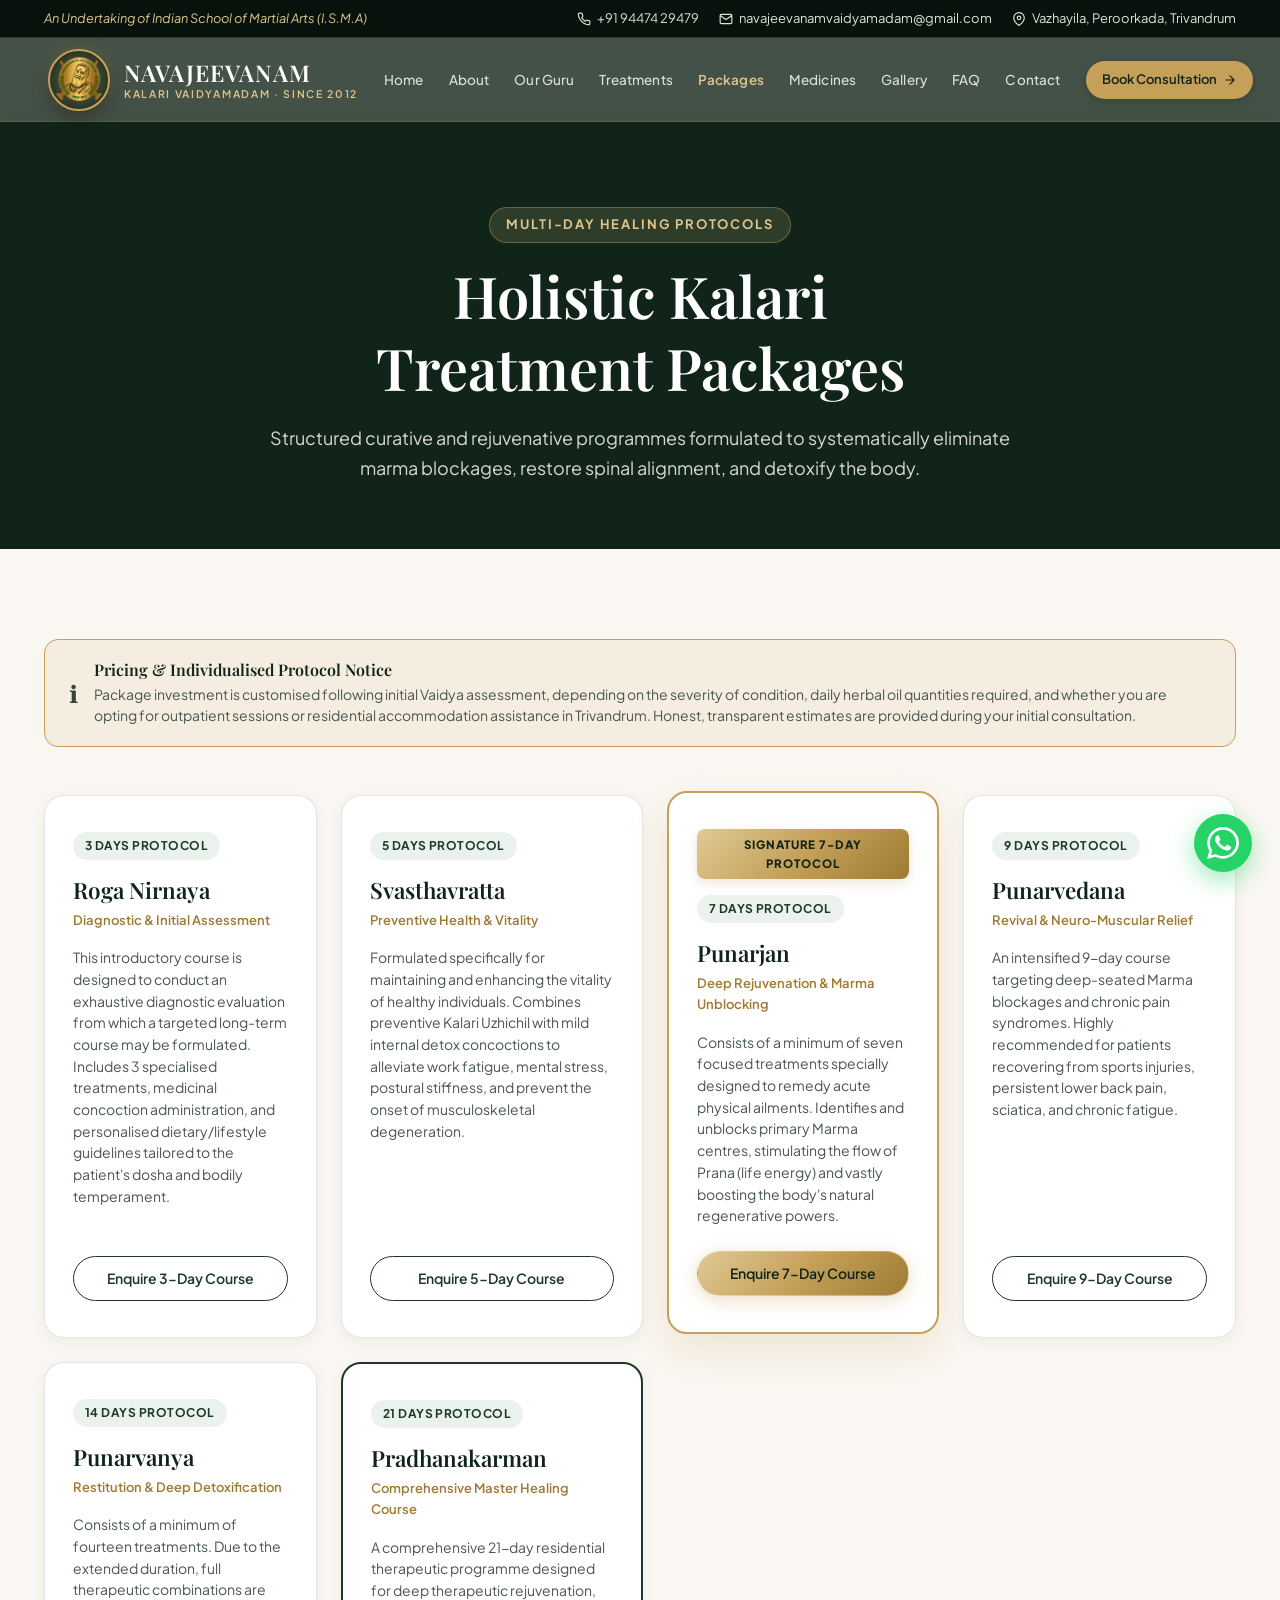
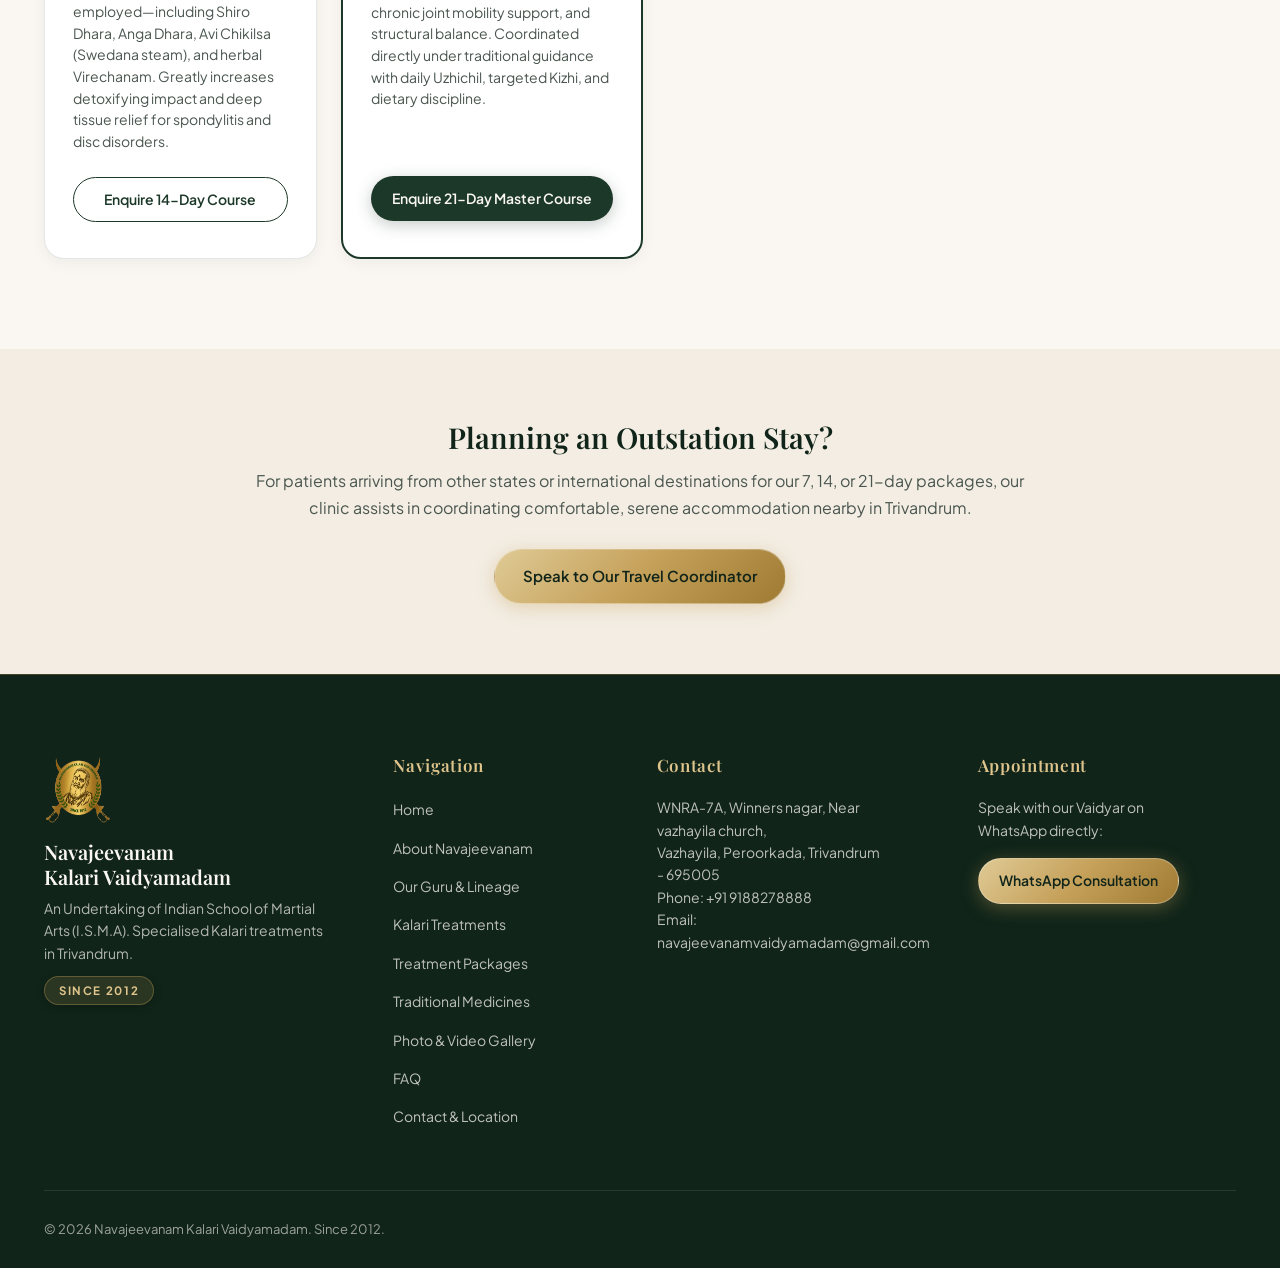
<file: packages.html>
<!DOCTYPE html>
<html lang="en">
<head>
  <meta charset="UTF-8">
  <meta name="viewport" content="width=device-width, initial-scale=1.0">
  <title>Treatment Packages | Navajeevanam Kalari Vaidyamadam</title>
  <meta name="description" content="Structured 3-day to 21-day Kalari Chikitsa healing packages for spine recovery, marma rejuvenation, and chronic pain rehabilitation in Trivandrum.">
  <link rel="canonical" href="https://indianayurvedha.com/packages.html">

  <link rel="preconnect" href="https://fonts.googleapis.com">
  <link rel="preconnect" href="https://fonts.gstatic.com" crossorigin>
  <link href="https://fonts.googleapis.com/css2?family=Cinzel:wght@500;600;700&family=Playfair+Display:ital,wght@0,500;0,600;0,700;1,400;1,600&family=Plus+Jakarta+Sans:wght@400;500;600;700&display=swap" rel="stylesheet">

  <link rel="stylesheet" href="css/style.css">
  <link rel="stylesheet" href="css/responsive.css">
  <link rel="icon" type="image/png" href="assets/logo/navajeevanam-logo-nobg.png">

  <!-- Social Media & Open Graph -->
  <meta property="og:type" content="website">
  <meta property="og:title" content="Treatment Packages | Navajeevanam Kalari Vaidyamadam">
  <meta property="og:description" content="Structured 3-day to 21-day Kalari Chikitsa healing packages for spine care, marma rejuvenation, and chronic mobility support in Trivandrum.">
  <meta property="og:url" content="https://indianayurvedha.com/packages.html">
  <meta property="og:site_name" content="Navajeevanam Kalari Vaidyamadam">
  <meta property="og:image" content="https://indianayurvedha.com/assets/images/hero-uzhichil.webp">
  <meta name="twitter:card" content="summary_large_image">
  <meta name="twitter:title" content="Treatment Packages | Navajeevanam Kalari Vaidyamadam">
  <meta name="twitter:description" content="Structured multi-day Kalari Chikitsa treatment packages in Trivandrum, Kerala.">
  <meta name="twitter:image" content="https://indianayurvedha.com/assets/images/hero-uzhichil.webp">

  <!-- Schema.org Structured Data -->
  <script type="application/ld+json">
  {
    "@context": "https://schema.org",
    "@type": "WebPage",
    "name": "Treatment Packages - Navajeevanam Kalari Vaidyamadam",
    "description": "Structured multi-day traditional Kalari packages ranging from 3 to 21 days for diagnostic, restorative, and residential care in Trivandrum, Kerala.",
    "url": "https://indianayurvedha.com/packages.html"
  }
  </script>
</head>
<body>

  <!-- Top Bar -->
  <div class="top-bar">
    <div class="container top-bar-content">
      <div class="top-bar-left">
        <span>An Undertaking of Indian School of Martial Arts (I.S.M.A)</span>
      </div>
      <div class="top-bar-right">
        <a href="tel:+919447429479" class="top-bar-link">
          <svg width="14" height="14" fill="none" stroke="currentColor" stroke-width="2" viewBox="0 0 24 24"><path d="M22 16.92v3a2 2 0 0 1-2.18 2 19.79 19.79 0 0 1-8.63-3.07 19.5 19.5 0 0 1-6-6 19.79 19.79 0 0 1-3.07-8.67A2 2 0 0 1 4.11 2h3a2 2 0 0 1 2 1.72 12.84 12.84 0 0 0 .7 2.81 2 2 0 0 1-.45 2.11L8.09 9.91a16 16 0 0 0 6 6l1.27-1.27a2 2 0 0 1 2.11-.45 12.84 12.84 0 0 0 2.81.7A2 2 0 0 1 22 16.92z"/></svg>
          +91 94474 29479
        </a>
        <a href="mailto:navajeevanamvaidyamadam@gmail.com" class="top-bar-link">
          <svg width="14" height="14" fill="none" stroke="currentColor" stroke-width="2" viewBox="0 0 24 24"><path d="M4 4h16c1.1 0 2 .9 2 2v12c0 1.1-.9 2-2 2H4c-1.1 0-2-.9-2-2V6c0-1.1.9-2 2-2z"/><polyline points="22,6 12,13 2,6"/></svg>
          navajeevanamvaidyamadam@gmail.com
        </a>
        <a href="https://maps.app.goo.gl/wZVVGsXnPYhn1XUr8?g_st=ac" target="_blank" rel="noopener noreferrer" class="top-bar-link">
          <svg width="14" height="14" fill="none" stroke="currentColor" stroke-width="2" viewBox="0 0 24 24"><path d="M21 10c0 7-9 13-9 13s-9-6-9-13a9 9 0 0 1 18 0z"/><circle cx="12" cy="10" r="3"/></svg>
          Vazhayila, Peroorkada, Trivandrum
        </a>
      </div>
    </div>
  </div>

  <!-- Header -->
  <header class="site-header header-wrapper">
    <nav class="nav-container nav-pill">
      <a href="index.html" class="nav-brand" aria-label="NAVAJEEVANAM KALARI VAIDYAMADAM · SINCE 2012">
        <img src="assets/logo/navajeevanam-logo-nobg.png" alt="Navajeevanam Emblem" class="nav-logo-img" width="70" height="70">
        <div class="nav-brand-text">
          <span class="nav-brand-name">NAVAJEEVANAM</span>
          <span class="nav-brand-sub">KALARI VAIDYAMADAM · SINCE 2012</span>
        </div>
      </a>

      <ul class="nav-menu">
        <li><a href="index.html" class="nav-link">Home</a></li>
        <li><a href="about.html" class="nav-link">About</a></li>
        <li><a href="guru.html" class="nav-link">Our Guru</a></li>
        <li><a href="treatments.html" class="nav-link">Treatments</a></li>
        <li><a href="packages.html" class="nav-link active">Packages</a></li>
        <li><a href="medicines.html" class="nav-link">Medicines</a></li>
        <li><a href="gallery.html" class="nav-link">Gallery</a></li>
        <li><a href="faq.html" class="nav-link">FAQ</a></li>
        <li><a href="contact.html" class="nav-link">Contact</a></li>
      </ul>

      <div class="nav-actions">
        <a href="https://app.doctosmart.com/welcome/patient_registration?data===wYp5WasNEIsFGduVGRgUGbp12cgUGdph2V8xXNzgTM" target="_blank" rel="noopener noreferrer" class="nav-cta-btn">
          <span>Book Consultation</span>
          <svg width="14" height="14" viewBox="0 0 24 24" fill="none" stroke="currentColor" stroke-width="2" stroke-linecap="round" stroke-linejoin="round" aria-hidden="true"><path d="M5 12h14M12 5l7 7-7 7"/></svg>
        </a>
        <button class="mobile-menu-btn" aria-label="Open navigation menu" aria-expanded="false" aria-controls="mobileDrawer">
          <svg width="24" height="24" viewBox="0 0 24 24" fill="none" stroke="currentColor" stroke-width="1.5" stroke-linecap="round" stroke-linejoin="round" aria-hidden="true">
            <line x1="3" y1="6" x2="21" y2="6"></line>
            <line x1="3" y1="12" x2="21" y2="12"></line>
            <line x1="3" y1="18" x2="21" y2="18"></line>
          </svg>
        </button>
      </div>
    </nav>
  </header>

  <!-- Mobile Drawer -->
  <div class="mobile-drawer" id="mobileDrawer">
    <div class="mobile-drawer-header">
      <div class="nav-brand">
        <img src="assets/logo/navajeevanam-logo-nobg.png" alt="Navajeevanam Logo" style="width: 44px; height: 44px;">
        <span style="font-family: var(--font-serif); color: #fff; font-size: 1.1rem; font-weight: 700;">Navajeevanam</span>
      </div>
      <button class="mobile-drawer-close" id="mobileDrawerClose" aria-label="Close Menu">✕</button>
    </div>
    <ul class="mobile-nav-links">
      <li><a href="index.html" class="mobile-nav-link">Home <span>→</span></a></li>
      <li><a href="about.html" class="mobile-nav-link">About Navajeevanam <span>→</span></a></li>
      <li><a href="guru.html" class="mobile-nav-link">Our Guru & Lineage <span>→</span></a></li>
      <li><a href="treatments.html" class="mobile-nav-link">Kalari Treatments <span>→</span></a></li>
      <li><a href="packages.html" class="mobile-nav-link">Treatment Packages <span>→</span></a></li>
      <li><a href="medicines.html" class="mobile-nav-link">Traditional Medicines <span>→</span></a></li>
      <li><a href="gallery.html" class="mobile-nav-link">Gallery <span>→</span></a></li>
      <li><a href="faq.html" class="mobile-nav-link">FAQ <span>→</span></a></li>
      <li><a href="contact.html" class="mobile-nav-link">Contact & Location <span>→</span></a></li>
    </ul>
  </div>

  <!-- Hero Banner -->
  <section style="background: var(--forest-dark); padding: 85px 0 65px; color: #fff; position: relative; margin-top: 0;">
    <div class="container" style="text-align: center; max-width: 820px;">
      <span class="section-tag light">Multi-Day Healing Protocols</span>
      <h1 style="font-size: clamp(2.4rem, 4.5vw, 3.6rem); color: #fff; margin-bottom: 20px;">
        Holistic Kalari Treatment Packages
      </h1>
      <p style="font-size: 1.125rem; color: rgba(250, 247, 242, 0.85); line-height: 1.7;">
        Structured curative and rejuvenative programmes formulated to systematically eliminate marma blockages, restore spinal alignment, and detoxify the body.
      </p>
    </div>
  </section>

  <!-- Packages Grid -->
  <section style="padding: 90px 0; background: var(--cream-bg);">
    <div class="container">

      <!-- Pricing Transparency Note -->
      <div style="background: rgba(197, 160, 89, 0.12); border: 1px solid var(--gold-primary); border-radius: 14px; padding: 20px 24px; margin-bottom: 48px; display: flex; align-items: center; gap: 16px;">
        <div style="font-size: 1.5rem; line-height: 1;">ℹ️</div>
        <div>
          <h4 style="font-family: var(--font-serif); font-size: 1rem; color: var(--forest-dark); margin-bottom: 4px;">
            Pricing & Individualised Protocol Notice
          </h4>
          <p style="font-size: 0.875rem; color: var(--text-muted); line-height: 1.5; margin: 0;">
            Package investment is customised following initial Vaidya assessment, depending on the severity of condition, daily herbal oil quantities required, and whether you are opting for outpatient sessions or residential accommodation assistance in Trivandrum. Honest, transparent estimates are provided during your initial consultation.
          </p>
        </div>
      </div>

      <div class="packages-grid">

        <!-- 1. Roga Nirnaya (3 Days) -->
        <div class="package-card" style="padding: 36px 28px;">
          <span class="package-days-badge">3 Days Protocol</span>
          <h3 class="package-name" style="font-size: 1.4rem;">Roga Nirnaya</h3>
          <span class="package-purpose">Diagnostic & Initial Assessment</span>
          <p class="package-desc">
            This introductory course is designed to conduct an exhaustive diagnostic evaluation from which a targeted long-term course may be formulated. Includes 3 specialised treatments, medicinal concoction administration, and personalised dietary/lifestyle guidelines tailored to the patient's dosha and bodily temperament.
          </p>
          <a href="https://wa.me/919188278888?text=Hello!%20I%20am%20interested%20in%20the%203-Day%20Roga%20Nirnaya%20Package." target="_blank" rel="noopener noreferrer" class="btn btn-outline-forest btn-sm package-btn">
            Enquire 3-Day Course
          </a>
        </div>

        <!-- 2. Svasthavratta (5 Days) -->
        <div class="package-card" style="padding: 36px 28px;">
          <span class="package-days-badge">5 Days Protocol</span>
          <h3 class="package-name" style="font-size: 1.4rem;">Svasthavratta</h3>
          <span class="package-purpose">Preventive Health & Vitality</span>
          <p class="package-desc">
            Formulated specifically for maintaining and enhancing the vitality of healthy individuals. Combines preventive Kalari Uzhichil with mild internal detox concoctions to alleviate work fatigue, mental stress, postural stiffness, and prevent the onset of musculoskeletal degeneration.
          </p>
          <a href="https://wa.me/919188278888?text=Hello!%20I%20am%20interested%20in%20the%205-Day%20Svasthavratta%20Package." target="_blank" rel="noopener noreferrer" class="btn btn-outline-forest btn-sm package-btn">
            Enquire 5-Day Course
          </a>
        </div>

        <!-- 3. Punarjan (7 Days) - Featured -->
        <div class="package-card featured" style="padding: 36px 28px;">
          <div class="package-ribbon">Signature 7-Day Protocol</div>
          <span class="package-days-badge">7 Days Protocol</span>
          <h3 class="package-name" style="font-size: 1.4rem;">Punarjan</h3>
          <span class="package-purpose">Deep Rejuvenation & Marma Unblocking</span>
          <p class="package-desc">
            Consists of a minimum of seven focused treatments specially designed to remedy acute physical ailments. Identifies and unblocks primary Marma centres, stimulating the flow of Prana (life energy) and vastly boosting the body's natural regenerative powers.
          </p>
          <a href="https://wa.me/919188278888?text=Hello!%20I%20am%20interested%20in%20the%207-Day%20Punarjan%20Package." target="_blank" rel="noopener noreferrer" class="btn btn-primary btn-sm package-btn">
            Enquire 7-Day Course
          </a>
        </div>

        <!-- 4. Punarvedana (9 Days) -->
        <div class="package-card" style="padding: 36px 28px;">
          <span class="package-days-badge">9 Days Protocol</span>
          <h3 class="package-name" style="font-size: 1.4rem;">Punarvedana</h3>
          <span class="package-purpose">Revival & Neuro-Muscular Relief</span>
          <p class="package-desc">
            An intensified 9-day course targeting deep-seated Marma blockages and chronic pain syndromes. Highly recommended for patients recovering from sports injuries, persistent lower back pain, sciatica, and chronic fatigue.
          </p>
          <a href="https://wa.me/919188278888?text=Hello!%20I%20am%20interested%20in%20the%209-Day%20Punarvedana%20Package." target="_blank" rel="noopener noreferrer" class="btn btn-outline-forest btn-sm package-btn">
            Enquire 9-Day Course
          </a>
        </div>

        <!-- 5. Punarvanya (14 Days) -->
        <div class="package-card" style="padding: 36px 28px;">
          <span class="package-days-badge">14 Days Protocol</span>
          <h3 class="package-name" style="font-size: 1.4rem;">Punarvanya</h3>
          <span class="package-purpose">Restitution & Deep Detoxification</span>
          <p class="package-desc">
            Consists of a minimum of fourteen treatments. Due to the extended duration, full therapeutic combinations are employed—including Shiro Dhara, Anga Dhara, Avi Chikilsa (Swedana steam), and herbal Virechanam. Greatly increases detoxifying impact and deep tissue relief for spondylitis and disc disorders.
          </p>
          <a href="https://wa.me/919188278888?text=Hello!%20I%20am%20interested%20in%20the%2014-Day%20Punarvanya%20Package." target="_blank" rel="noopener noreferrer" class="btn btn-outline-forest btn-sm package-btn">
            Enquire 14-Day Course
          </a>
        </div>

        <!-- 6. Pradhanakarman (21 Days) - Master Protocol -->
        <div class="package-card" style="padding: 36px 28px; border: 2px solid var(--forest-primary);">
          <span class="package-days-badge" style="background: var(--forest-subtle); color: var(--forest-primary);">21 Days Protocol</span>
          <h3 class="package-name" style="font-size: 1.4rem;">Pradhanakarman</h3>
          <span class="package-purpose">Comprehensive Master Healing Course</span>
          <p class="package-desc">
            A comprehensive 21-day residential therapeutic programme designed for deep therapeutic rejuvenation, chronic joint mobility support, and structural balance. Coordinated directly under traditional guidance with daily Uzhichil, targeted Kizhi, and dietary discipline.
          </p>
          <a href="https://wa.me/919188278888?text=Hello!%20I%20am%20interested%20in%20the%2021-Day%20Pradhanakarman%20Master%20Package." target="_blank" rel="noopener noreferrer" class="btn btn-forest btn-sm package-btn">
            Enquire 21-Day Master Course
          </a>
        </div>

      </div>
    </div>
  </section>

  <!-- Accommodation & Stays Notice -->
  <section style="background: var(--cream-alt); padding: 70px 0;">
    <div class="container" style="max-width: 820px; text-align: center;">
      <h3 style="font-family: var(--font-serif); font-size: 1.8rem; color: var(--forest-dark); margin-bottom: 12px;">Planning an Outstation Stay?</h3>
      <p style="font-size: 1rem; color: var(--text-muted); line-height: 1.7; margin-bottom: 28px;">
        For patients arriving from other states or international destinations for our 7, 14, or 21-day packages, our clinic assists in coordinating comfortable, serene accommodation nearby in Trivandrum.
      </p>
      <a href="contact.html" class="btn btn-primary">Speak to Our Travel Coordinator</a>
    </div>
  </section>

  <!-- Footer -->
  <footer class="site-footer">
    <div class="container">
      <div class="footer-top">
        <div>
          <img src="assets/logo/navajeevanam-logo-nobg.png" alt="Navajeevanam Logo" class="footer-brand-logo">
          <h3 class="footer-brand-title">Navajeevanam Kalari Vaidyamadam</h3>
          <p class="footer-brand-desc">An Undertaking of Indian School of Martial Arts (I.S.M.A). Specialised Kalari treatments in Trivandrum.</p>
          <div class="footer-since-wrap">
            <span class="footer-since-pill">SINCE 2012</span>
          </div>
        </div>
        <div>
          <h4 class="footer-col-title">Navigation</h4>
          <ul class="footer-links-list">
            <li><a href="index.html">Home</a></li>
            <li><a href="about.html">About Navajeevanam</a></li>
            <li><a href="guru.html">Our Guru & Lineage</a></li>
            <li><a href="treatments.html">Kalari Treatments</a></li>
            <li><a href="packages.html">Treatment Packages</a></li>
            <li><a href="medicines.html">Traditional Medicines</a></li>
            <li><a href="gallery.html">Photo & Video Gallery</a></li>
            <li><a href="faq.html">FAQ</a></li>
            <li><a href="contact.html">Contact & Location</a></li>
          </ul>
        </div>
        <div>
          <h4 class="footer-col-title">Contact</h4>
          <p style="font-size: 0.875rem; line-height: 1.6; color: rgba(250, 247, 242, 0.75);">
            WNRA-7A, Winners nagar, Near vazhayila church,<br>            Vazhayila, Peroorkada, Trivandrum - 695005<br>
            Phone: +91 9188278888<br>
            Email: navajeevanamvaidyamadam@gmail.com
          </p>
        </div>
        <div>
          <h4 class="footer-col-title">Appointment</h4>
          <p style="font-size: 0.875rem; color: rgba(250, 247, 242, 0.75); margin-bottom: 16px;">Speak with our Vaidyar on WhatsApp directly:</p>
          <a href="https://wa.me/919188278888?text=Hello!%20I%20would%20like%20to%20know%20more%20about%20Kalari%20and%20Ayurvedha%20treatments%20at%20Navajeevanam.%20Could%20you%20please%20share%20the%20details%3F" target="_blank" rel="noopener noreferrer" class="btn btn-primary btn-sm">WhatsApp Consultation</a>
        </div>
      </div>
      <div class="footer-bottom">
        <div>© <span class="current-year">2026</span> Navajeevanam Kalari Vaidyamadam. Since 2012.</div>
      </div>
    </div>
  </footer>

  <!-- Floating WhatsApp -->
  <a href="https://wa.me/919188278888?text=Hello!%20I%20would%20like%20to%20know%20more%20about%20Kalari%20and%20Ayurvedha%20treatments%20at%20Navajeevanam.%20Could%20you%20please%20share%20the%20details%3F" class="floating-whatsapp" aria-label="Chat on WhatsApp with Navajeevanam Vaidyar" target="_blank" rel="noopener noreferrer">
    <svg fill="currentColor" viewBox="0 0 24 24"><path d="M.057 24l1.687-6.163c-1.041-1.804-1.588-3.849-1.587-5.946.003-6.556 5.338-11.891 11.893-11.891 3.181.001 6.167 1.24 8.413 3.488 2.245 2.248 3.481 5.236 3.48 8.414-.003 6.557-5.338 11.892-11.893 11.892-1.99-.001-3.951-.5-5.688-1.448l-6.305 1.654zm6.597-3.807c1.676.995 3.276 1.591 5.392 1.592 5.448 0 9.886-4.434 9.889-9.885.002-5.462-4.415-9.89-9.881-9.892-5.452 0-9.887 4.434-9.889 9.884-.001 2.225.651 3.891 1.746 5.634l-.999 3.648 3.742-.981zm11.387-5.464c-.074-.124-.272-.198-.57-.347-.297-.149-1.758-.868-2.031-.967-.272-.099-.47-.149-.669.149-.198.297-.768.967-.941 1.165-.173.198-.347.223-.644.074-.297-.149-1.255-.462-2.39-1.475-.883-.788-1.48-1.761-1.653-2.059-.173-.297-.018-.458.13-.606.134-.133.297-.347.446-.521.151-.172.2-.296.3-.495.099-.198.05-.372-.025-.521-.075-.148-.669-1.611-.916-2.206-.242-.579-.487-.501-.669-.51l-.57-.01c-.198 0-.52.074-.792.372s-1.04 1.016-1.04 2.479 1.065 2.876 1.213 3.074c.149.198 2.095 3.2 5.076 4.487.709.306 1.263.489 1.694.626.712.226 1.36.194 1.872.118.571-.085 1.758-.719 2.006-1.413.248-.695.248-1.29.173-1.414z"/></svg>
  </a>

  <!-- Mobile Action Bar -->
  <div class="mobile-action-bar" id="mobileActionBar" aria-label="Quick contact and consultation booking">
    <div class="mobile-action-inner">
      <a href="tel:+919188278888" class="mobile-action-icon-btn call" aria-label="Call Navajeevanam Clinic">
        <svg width="20" height="20" viewBox="0 0 24 24" fill="none" stroke="currentColor" stroke-width="1.5" stroke-linecap="round" stroke-linejoin="round" aria-hidden="true">
          <path d="M22 16.92v3a2 2 0 0 1-2.18 2 19.79 19.79 0 0 1-8.63-3.07 19.5 19.5 0 0 1-6-6 19.79 19.79 0 0 1-3.07-8.67A2 2 0 0 1 4.11 2h3a2 2 0 0 1 2 1.72 12.84 12.84 0 0 0 .7 2.81 2 2 0 0 1-.45 2.11L8.09 9.91a16 16 0 0 0 6 6l1.27-1.27a2 2 0 0 1 2.11-.45 12.84 12.84 0 0 0 2.81.7A2 2 0 0 1 22 16.92z"/>
        </svg>
      </a>
      <a href="https://wa.me/919188278888?text=Hello!%20I%20would%20like%20to%20know%20more%20about%20Kalari%20and%20Ayurvedha%20treatments%20at%20Navajeevanam.%20Could%20you%20please%20share%20the%20details%3F" target="_blank" rel="noopener noreferrer" class="mobile-action-icon-btn whatsapp" aria-label="Chat on WhatsApp with Navajeevanam Vaidyar">
        <svg width="22" height="22" fill="currentColor" viewBox="0 0 24 24" aria-hidden="true"><path d="M.057 24l1.687-6.163c-1.041-1.804-1.588-3.849-1.587-5.946.003-6.556 5.338-11.891 11.893-11.891 3.181.001 6.167 1.24 8.413 3.488 2.245 2.248 3.481 5.236 3.48 8.414-.003 6.557-5.338 11.892-11.893 11.892-1.99-.001-3.951-.5-5.688-1.448l-6.305 1.654zm6.597-3.807c1.676.995 3.276 1.591 5.392 1.592 5.448 0 9.886-4.434 9.889-9.885.002-5.462-4.415-9.89-9.881-9.892-5.452 0-9.887 4.434-9.889 9.884-.001 2.225.651 3.891 1.746 5.634l-.999 3.648 3.742-.981zm11.387-5.464c-.074-.124-.272-.198-.57-.347-.297-.149-1.758-.868-2.031-.967-.272-.099-.47-.149-.669.149-.198.297-.768.967-.941 1.165-.173.198-.347.223-.644.074-.297-.149-1.255-.462-2.39-1.475-.883-.788-1.48-1.761-1.653-2.059-.173-.297-.018-.458.13-.606.134-.133.297-.347.446-.521.151-.172.2-.296.3-.495.099-.198.05-.372-.025-.521-.075-.148-.669-1.611-.916-2.206-.242-.579-.487-.501-.669-.51l-.57-.01c-.198 0-.52.074-.792.372s-1.04 1.016-1.04 2.479 1.065 2.876 1.213 3.074c.149.198 2.095 3.2 5.076 4.487.709.306 1.263.489 1.694.626.712.226 1.36.194 1.872.118.571-.085 1.758-.719 2.006-1.413.248-.695.248-1.29.173-1.414z"/></svg>
      </a>
      <a href="https://app.doctosmart.com/welcome/patient_registration?data===wYp5WasNEIsFGduVGRgUGbp12cgUGdph2V8xXNzgTM" target="_blank" rel="noopener noreferrer" class="mobile-action-book-btn" aria-label="Book Consultation">
        <span>Book Consultation</span>
        <svg width="14" height="14" viewBox="0 0 24 24" fill="none" stroke="currentColor" stroke-width="2" stroke-linecap="round" stroke-linejoin="round" aria-hidden="true"><path d="M5 12h14M12 5l7 7-7 7"/></svg>
      </a>
    </div>
  </div>

  <script src="js/main.js"></script>
</body>
</html>
</file>
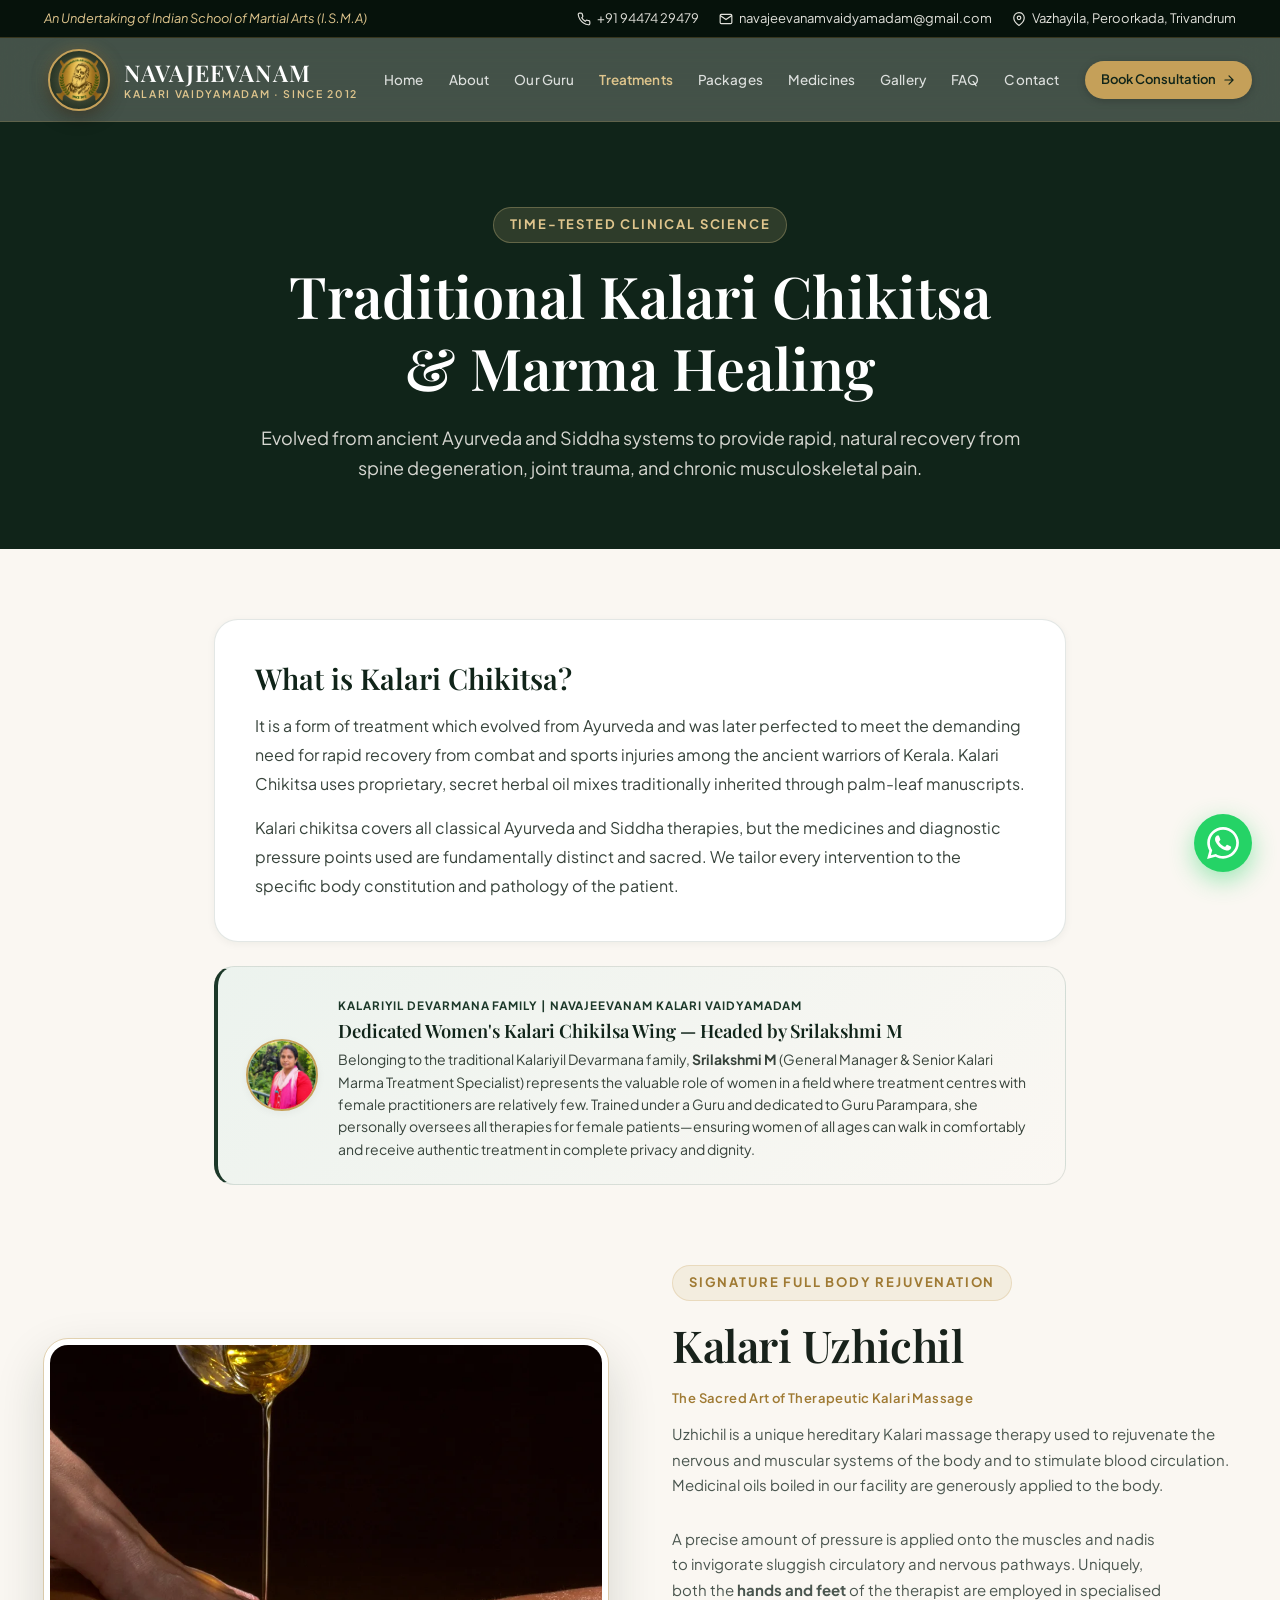
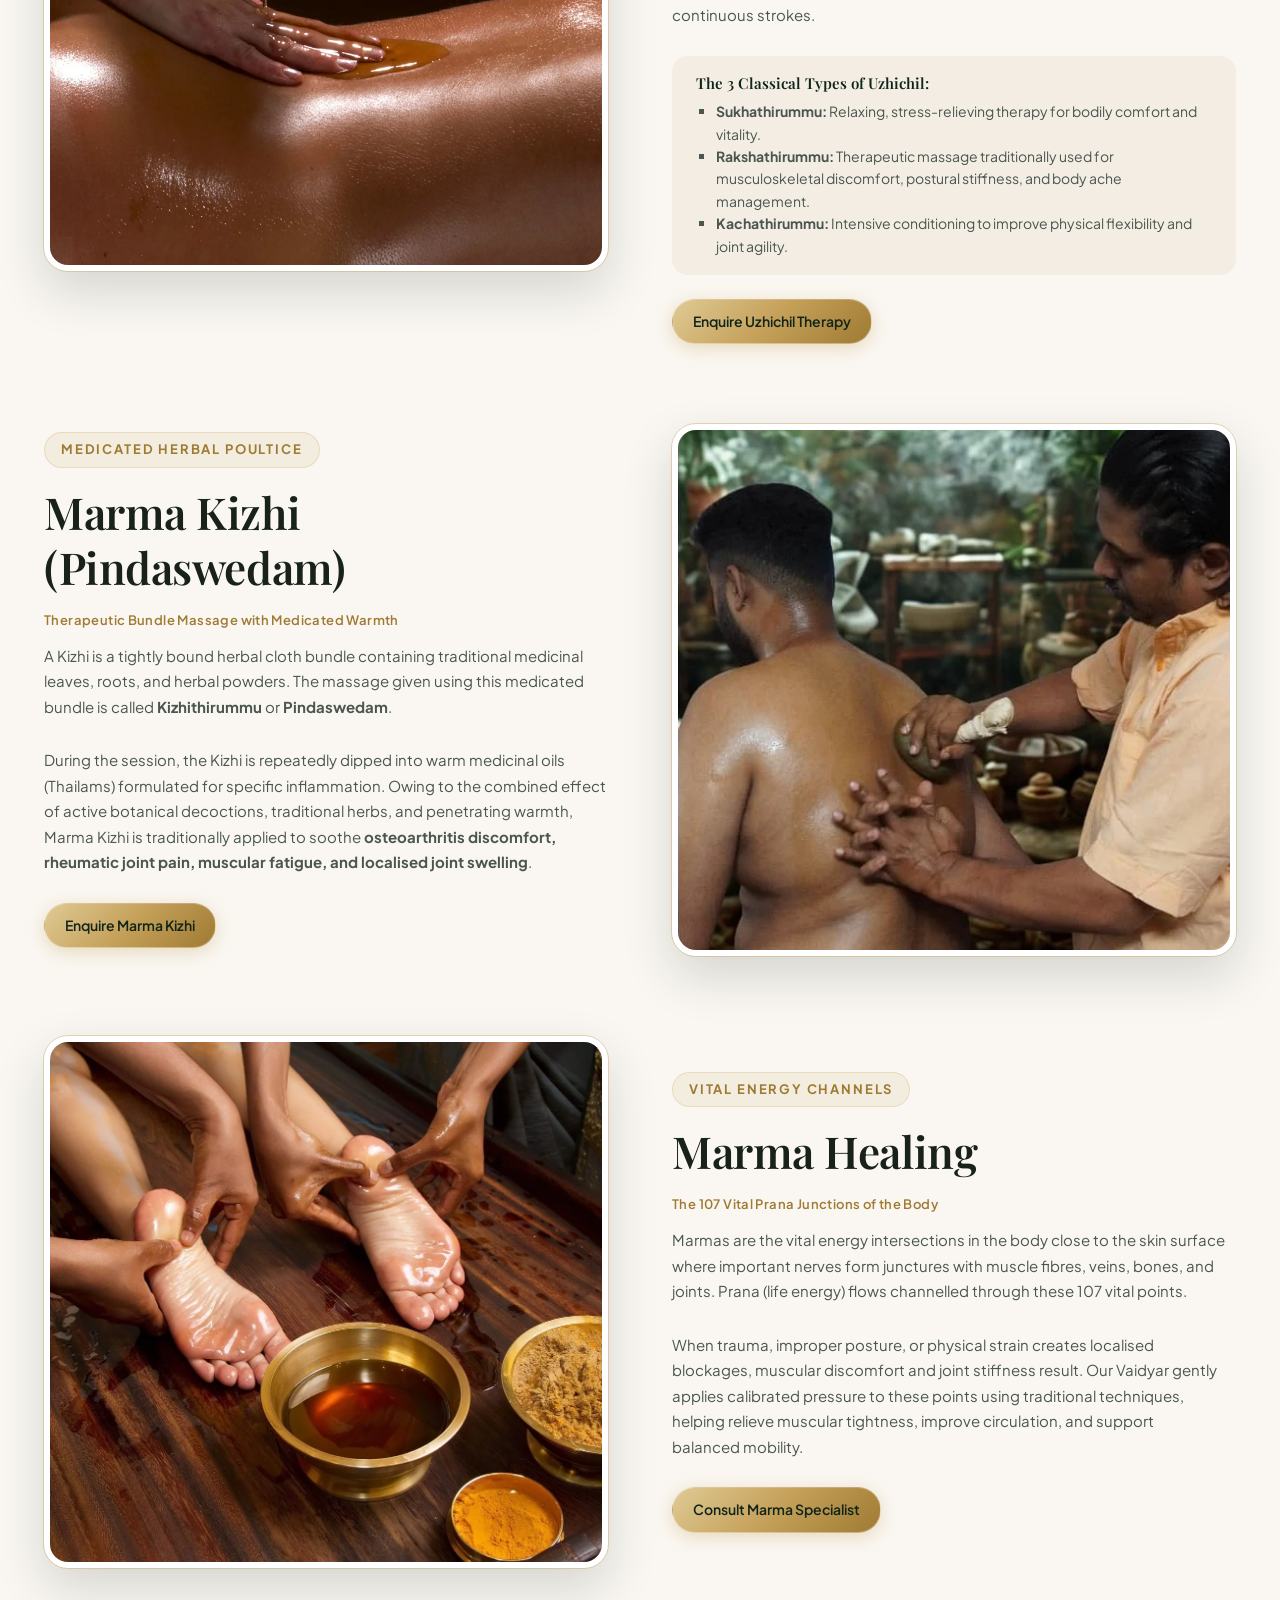
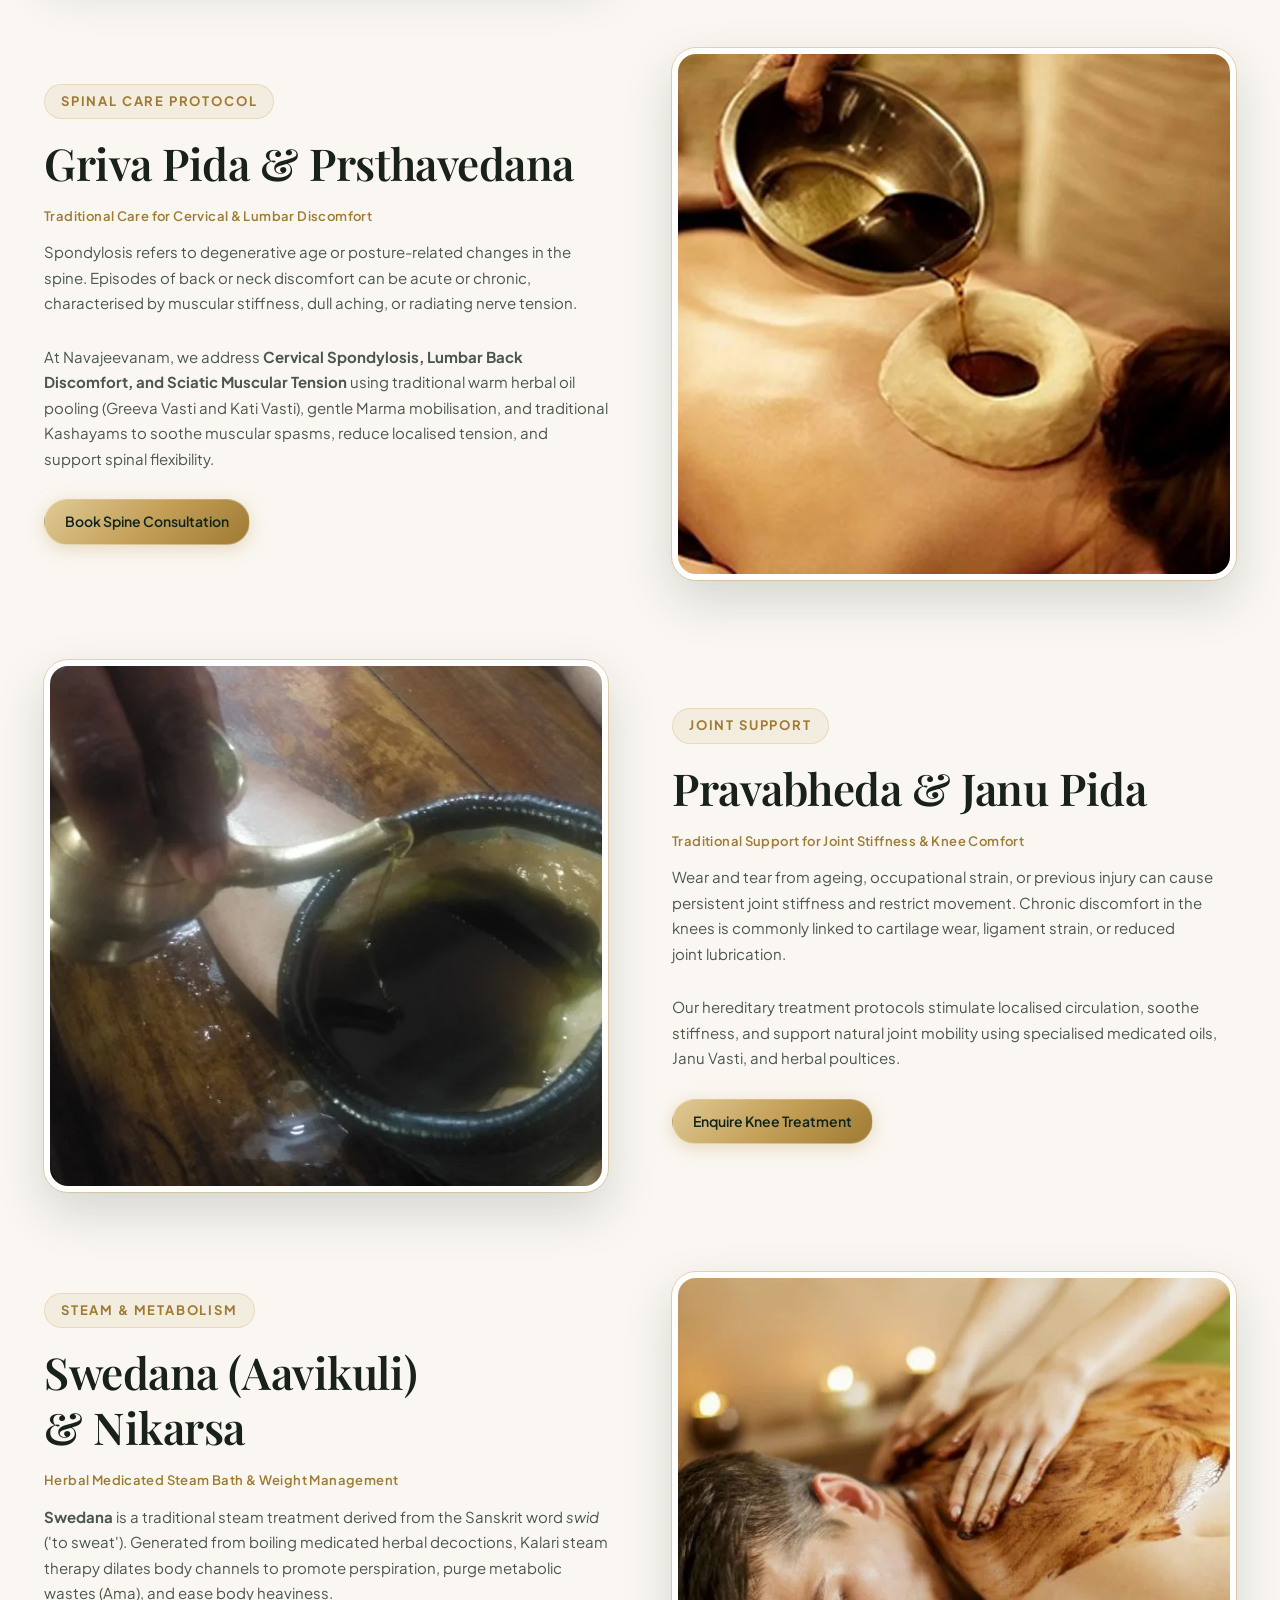
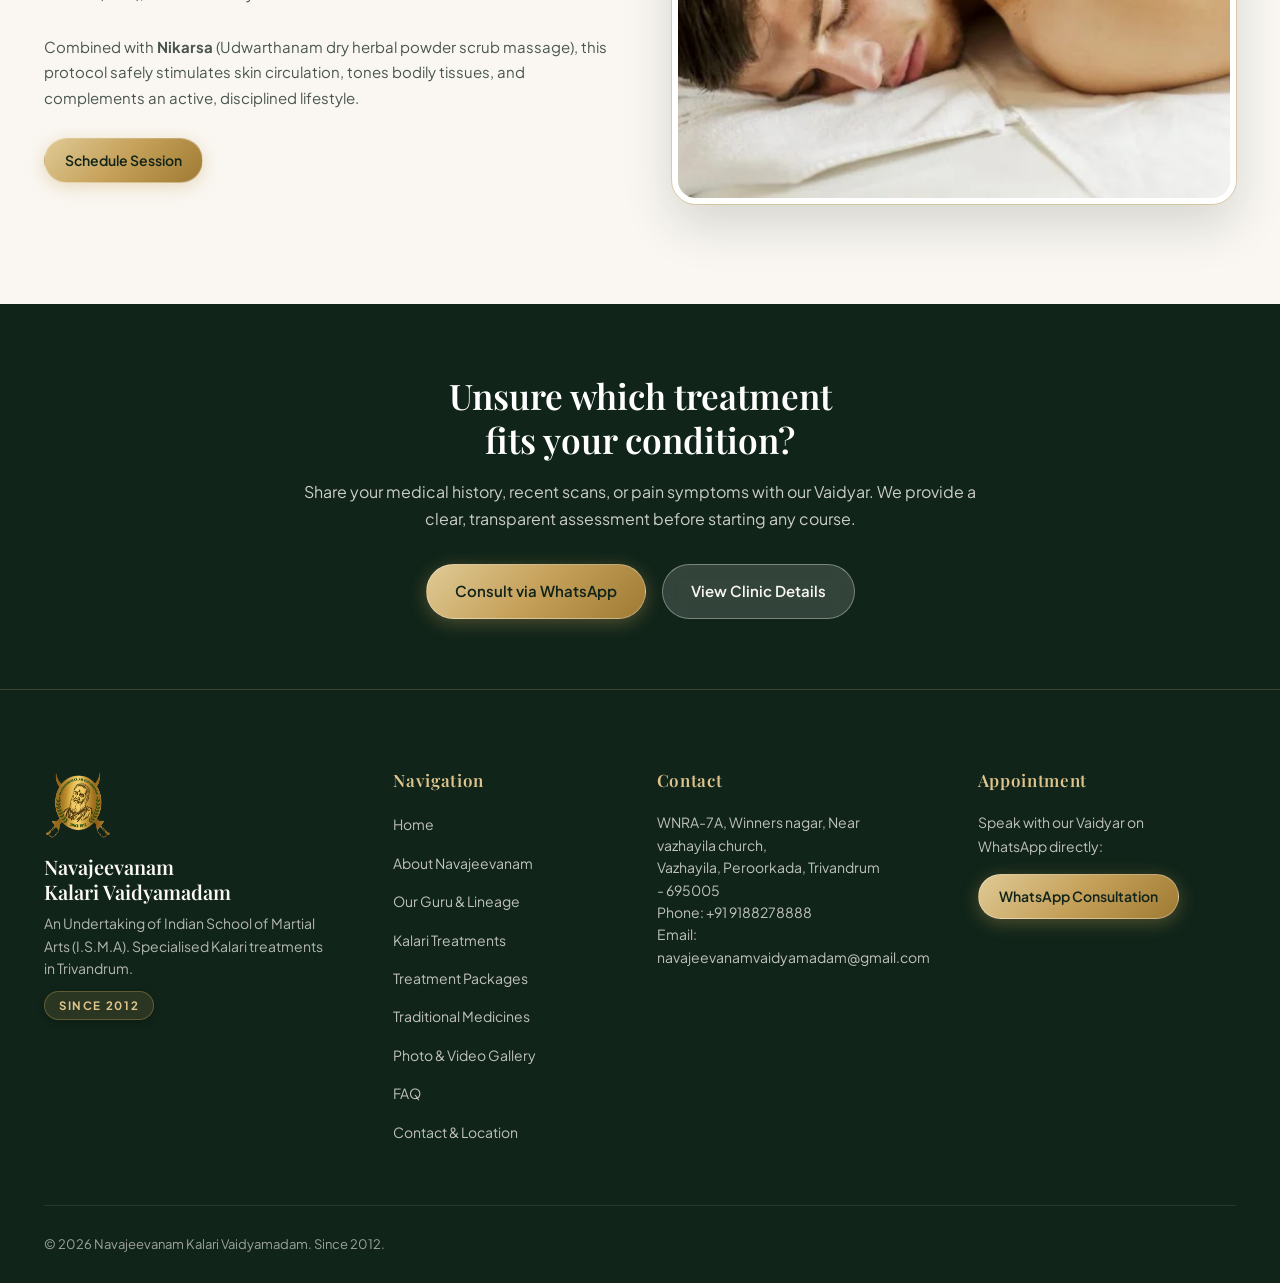
<file: treatments.html>
<!DOCTYPE html>
<html lang="en">
<head>
  <meta charset="UTF-8">
  <meta name="viewport" content="width=device-width, initial-scale=1.0">
  <title>Kalari Treatments & Chikitsa | Navajeevanam Kalari Vaidyamadam</title>
  <meta name="description" content="Authentic hereditary Kalari treatments: Kalari Uzhichil, Marma Kizhi, Marma Healing, Spondylitis (Griva Pida), Joint Pain, Knee Pain, and Swedana in Trivandrum.">
  <link rel="canonical" href="https://indianayurvedha.com/treatments.html">

  <link rel="preconnect" href="https://fonts.googleapis.com">
  <link rel="preconnect" href="https://fonts.gstatic.com" crossorigin>
  <link href="https://fonts.googleapis.com/css2?family=Cinzel:wght@500;600;700&family=Playfair+Display:ital,wght@0,500;0,600;0,700;1,400;1,600&family=Plus+Jakarta+Sans:wght@400;500;600;700&display=swap" rel="stylesheet">

  <link rel="stylesheet" href="css/style.css">
  <link rel="stylesheet" href="css/responsive.css">
  <link rel="icon" type="image/png" href="assets/logo/navajeevanam-logo-nobg.png">

  <!-- Social Media & Open Graph -->
  <meta property="og:type" content="website">
  <meta property="og:title" content="Kalari Treatments & Chikitsa | Navajeevanam Kalari Vaidyamadam">
  <meta property="og:description" content="Authentic hereditary Kalari treatments: Kalari Uzhichil, Marma Kizhi, Marma Healing, Spondylitis care, Joint & Knee Pain support in Trivandrum.">
  <meta property="og:url" content="https://indianayurvedha.com/treatments.html">
  <meta property="og:site_name" content="Navajeevanam Kalari Vaidyamadam">
  <meta property="og:image" content="https://indianayurvedha.com/assets/images/hero-uzhichil.webp">
  <meta name="twitter:card" content="summary_large_image">
  <meta name="twitter:title" content="Kalari Treatments & Chikitsa | Navajeevanam Kalari Vaidyamadam">
  <meta name="twitter:description" content="Traditional hereditary Kalari Chikitsa and Marma therapies in Trivandrum, Kerala.">
  <meta name="twitter:image" content="https://indianayurvedha.com/assets/images/hero-uzhichil.webp">

  <!-- Schema.org Structured Data -->
  <script type="application/ld+json">
  {
    "@context": "https://schema.org",
    "@type": "MedicalWebPage",
    "name": "Kalari Treatments - Navajeevanam Kalari Vaidyamadam",
    "description": "Specialized traditional Kalari therapies including Kalari Uzhichil, Marma Kizhi, Marma point therapy, and traditional spine/joint care in Trivandrum.",
    "url": "https://indianayurvedha.com/treatments.html"
  }
  </script>
</head>
<body>

  <!-- Top Bar -->
  <div class="top-bar">
    <div class="container top-bar-content">
      <div class="top-bar-left">
        <span>An Undertaking of Indian School of Martial Arts (I.S.M.A)</span>
      </div>
      <div class="top-bar-right">
        <a href="tel:+919447429479" class="top-bar-link">
          <svg width="14" height="14" fill="none" stroke="currentColor" stroke-width="2" viewBox="0 0 24 24"><path d="M22 16.92v3a2 2 0 0 1-2.18 2 19.79 19.79 0 0 1-8.63-3.07 19.5 19.5 0 0 1-6-6 19.79 19.79 0 0 1-3.07-8.67A2 2 0 0 1 4.11 2h3a2 2 0 0 1 2 1.72 12.84 12.84 0 0 0 .7 2.81 2 2 0 0 1-.45 2.11L8.09 9.91a16 16 0 0 0 6 6l1.27-1.27a2 2 0 0 1 2.11-.45 12.84 12.84 0 0 0 2.81.7A2 2 0 0 1 22 16.92z"/></svg>
          +91 94474 29479
        </a>
        <a href="mailto:navajeevanamvaidyamadam@gmail.com" class="top-bar-link">
          <svg width="14" height="14" fill="none" stroke="currentColor" stroke-width="2" viewBox="0 0 24 24"><path d="M4 4h16c1.1 0 2 .9 2 2v12c0 1.1-.9 2-2 2H4c-1.1 0-2-.9-2-2V6c0-1.1.9-2 2-2z"/><polyline points="22,6 12,13 2,6"/></svg>
          navajeevanamvaidyamadam@gmail.com
        </a>
        <a href="https://maps.app.goo.gl/wZVVGsXnPYhn1XUr8?g_st=ac" target="_blank" rel="noopener noreferrer" class="top-bar-link">
          <svg width="14" height="14" fill="none" stroke="currentColor" stroke-width="2" viewBox="0 0 24 24"><path d="M21 10c0 7-9 13-9 13s-9-6-9-13a9 9 0 0 1 18 0z"/><circle cx="12" cy="10" r="3"/></svg>
          Vazhayila, Peroorkada, Trivandrum
        </a>
      </div>
    </div>
  </div>

  <!-- Header -->
  <header class="site-header header-wrapper">
    <nav class="nav-container nav-pill">
      <a href="index.html" class="nav-brand" aria-label="NAVAJEEVANAM KALARI VAIDYAMADAM · SINCE 2012">
        <img src="assets/logo/navajeevanam-logo-nobg.png" alt="Navajeevanam Emblem" class="nav-logo-img" width="70" height="70">
        <div class="nav-brand-text">
          <span class="nav-brand-name">NAVAJEEVANAM</span>
          <span class="nav-brand-sub">KALARI VAIDYAMADAM · SINCE 2012</span>
        </div>
      </a>

      <ul class="nav-menu">
        <li><a href="index.html" class="nav-link">Home</a></li>
        <li><a href="about.html" class="nav-link">About</a></li>
        <li><a href="guru.html" class="nav-link">Our Guru</a></li>
        <li><a href="treatments.html" class="nav-link active">Treatments</a></li>
        <li><a href="packages.html" class="nav-link">Packages</a></li>
        <li><a href="medicines.html" class="nav-link">Medicines</a></li>
        <li><a href="gallery.html" class="nav-link">Gallery</a></li>
        <li><a href="faq.html" class="nav-link">FAQ</a></li>
        <li><a href="contact.html" class="nav-link">Contact</a></li>
      </ul>

      <div class="nav-actions">
        <a href="https://app.doctosmart.com/welcome/patient_registration?data===wYp5WasNEIsFGduVGRgUGbp12cgUGdph2V8xXNzgTM" target="_blank" rel="noopener noreferrer" class="nav-cta-btn">
          <span>Book Consultation</span>
          <svg width="14" height="14" viewBox="0 0 24 24" fill="none" stroke="currentColor" stroke-width="2" stroke-linecap="round" stroke-linejoin="round" aria-hidden="true"><path d="M5 12h14M12 5l7 7-7 7"/></svg>
        </a>
        <button class="mobile-menu-btn" aria-label="Open navigation menu" aria-expanded="false" aria-controls="mobileDrawer">
          <svg width="24" height="24" viewBox="0 0 24 24" fill="none" stroke="currentColor" stroke-width="1.5" stroke-linecap="round" stroke-linejoin="round" aria-hidden="true">
            <line x1="3" y1="6" x2="21" y2="6"></line>
            <line x1="3" y1="12" x2="21" y2="12"></line>
            <line x1="3" y1="18" x2="21" y2="18"></line>
          </svg>
        </button>
      </div>
    </nav>
  </header>

  <!-- Mobile Drawer -->
  <div class="mobile-drawer" id="mobileDrawer">
    <div class="mobile-drawer-header">
      <div class="nav-brand">
        <img src="assets/logo/navajeevanam-logo-nobg.png" alt="Navajeevanam Logo" style="width: 44px; height: 44px;">
        <span style="font-family: var(--font-serif); color: #fff; font-size: 1.1rem; font-weight: 700;">Navajeevanam</span>
      </div>
      <button class="mobile-drawer-close" id="mobileDrawerClose" aria-label="Close Menu">✕</button>
    </div>
    <ul class="mobile-nav-links">
      <li><a href="index.html" class="mobile-nav-link">Home <span>→</span></a></li>
      <li><a href="about.html" class="mobile-nav-link">About Navajeevanam <span>→</span></a></li>
      <li><a href="guru.html" class="mobile-nav-link">Our Guru & Lineage <span>→</span></a></li>
      <li><a href="treatments.html" class="mobile-nav-link">Kalari Treatments <span>→</span></a></li>
      <li><a href="packages.html" class="mobile-nav-link">Treatment Packages <span>→</span></a></li>
      <li><a href="medicines.html" class="mobile-nav-link">Traditional Medicines <span>→</span></a></li>
      <li><a href="gallery.html" class="mobile-nav-link">Gallery <span>→</span></a></li>
      <li><a href="faq.html" class="mobile-nav-link">FAQ <span>→</span></a></li>
      <li><a href="contact.html" class="mobile-nav-link">Contact & Location <span>→</span></a></li>
    </ul>
  </div>

  <!-- Hero Banner -->
  <section style="background: var(--forest-dark); padding: 85px 0 65px; color: #fff; position: relative; margin-top: 0;">
    <div class="container" style="text-align: center; max-width: 820px;">
      <span class="section-tag light">Time-Tested Clinical Science</span>
      <h1 style="font-size: clamp(2.4rem, 4.5vw, 3.6rem); color: #fff; margin-bottom: 20px;">
        Traditional Kalari Chikitsa & Marma Healing
      </h1>
      <p style="font-size: 1.125rem; color: rgba(250, 247, 242, 0.85); line-height: 1.7;">
        Evolved from ancient Ayurveda and Siddha systems to provide rapid, natural recovery from spine degeneration, joint trauma, and chronic musculoskeletal pain.
      </p>
    </div>
  </section>

  <!-- Introduction Overview -->
  <section style="padding: 70px 0 40px; background: var(--cream-bg);">
    <div class="container" style="max-width: 900px;">
      <div style="background: #fff; padding: 40px; border-radius: 24px; box-shadow: var(--shadow-sm); border: 1px solid var(--forest-border);">
        <h2 style="font-size: 1.8rem; color: var(--forest-dark); margin-bottom: 16px;">What is Kalari Chikitsa?</h2>
        <p style="font-size: 1rem; color: var(--text-body); line-height: 1.8; margin-bottom: 16px;">
          It is a form of treatment which evolved from Ayurveda and was later perfected to meet the demanding need for rapid recovery from combat and sports injuries among the ancient warriors of Kerala. Kalari Chikitsa uses proprietary, secret herbal oil mixes traditionally inherited through palm-leaf manuscripts.
        </p>
        <p style="font-size: 1rem; color: var(--text-body); line-height: 1.8;">
          Kalari chikitsa covers all classical Ayurveda and Siddha therapies, but the medicines and diagnostic pressure points used are fundamentally distinct and sacred. We tailor every intervention to the specific body constitution and pathology of the patient.
        </p>
      </div>

      <!-- Dedicated Women's Care Assurance Banner -->
      <div style="margin-top: 24px; background: linear-gradient(135deg, rgba(235, 242, 237, 0.95), rgba(250, 247, 242, 0.95)); border: 1px solid var(--forest-border); border-left: 4px solid var(--forest-primary); border-radius: 20px; padding: 24px 28px; display: flex; align-items: center; gap: 20px;">
        <div style="flex-shrink: 0; width: 72px; height: 72px; border-radius: 50%; overflow: hidden; border: 2px solid var(--gold-primary); box-shadow: var(--shadow-sm);">
          <img src="assets/images/specialist-general-manager-square.webp" alt="Srilakshmi M - Kalariyil Devarmana Family | Navajeevanam Kalari Vaidyamadam" width="72" height="72" loading="lazy" style="width: 100%; height: 100%; object-fit: cover;">
        </div>
        <div>
          <span style="font-size: 0.72rem; text-transform: uppercase; letter-spacing: 0.08em; color: var(--forest-primary); font-weight: 700;">Kalariyil Devarmana Family | Navajeevanam Kalari Vaidyamadam</span>
          <h3 style="font-family: var(--font-serif); font-size: 1.15rem; color: var(--forest-dark); margin: 2px 0 6px;">Dedicated Women's Kalari Chikilsa Wing — Headed by Srilakshmi M</h3>
          <p style="font-size: 0.875rem; color: var(--text-body); line-height: 1.6; margin: 0;">
            Belonging to the traditional Kalariyil Devarmana family, <strong>Srilakshmi M</strong> (General Manager & Senior Kalari Marma Treatment Specialist) represents the valuable role of women in a field where treatment centres with female practitioners are relatively few. Trained under a Guru and dedicated to Guru Parampara, she personally oversees all therapies for female patients—ensuring women of all ages can walk in comfortably and receive authentic treatment in complete privacy and dignity.
          </p>
        </div>
      </div>
    </div>
  </section>

  <!-- Detailed Treatment Sections -->
  <section style="padding: 40px 0 100px; background: var(--cream-bg);">
    <div class="container">
      <div style="display: flex; flex-direction: column; gap: 80px;">

        <!-- 1. Kalari Uzhichil -->
        <div class="about-grid" id="uzhichil" style="align-items: center;">
          <div class="about-visual">
            <div class="about-visual-main">
              <img src="assets/images/hero-uzhichil.webp" alt="Kalari Uzhichil Full Body Massage" width="540" height="360" loading="lazy">
            </div>
          </div>
          <div>
            <span class="section-tag">Signature Full Body Rejuvenation</span>
            <h2 class="section-title">Kalari Uzhichil</h2>
            <p class="treatment-sanskrit">The Sacred Art of Therapeutic Kalari Massage</p>
            <p class="body-text">
              Uzhichil is a unique hereditary Kalari massage therapy used to rejuvenate the nervous and muscular systems of the body and to stimulate blood circulation. Medicinal oils boiled in our facility are generously applied to the body.
            </p>
            <p class="body-text">
              A precise amount of pressure is applied onto the muscles and nadis to invigorate sluggish circulatory and nervous pathways. Uniquely, both the <strong>hands and feet</strong> of the therapist are employed in specialised continuous strokes.
            </p>
            <div style="background: var(--cream-alt); padding: 18px 24px; border-radius: 16px; margin-bottom: 24px;">
              <h4 style="font-size: 0.9375rem; color: var(--forest-dark); margin-bottom: 8px;">The 3 Classical Types of Uzhichil:</h4>
              <ul style="list-style: square; padding-left: 20px; font-size: 0.875rem; color: var(--text-muted); line-height: 1.6;">
                <li><strong>Sukhathirummu:</strong> Relaxing, stress-relieving therapy for bodily comfort and vitality.</li>
                <li><strong>Rakshathirummu:</strong> Therapeutic massage traditionally used for musculoskeletal discomfort, postural stiffness, and body ache management.</li>
                <li><strong>Kachathirummu:</strong> Intensive conditioning to improve physical flexibility and joint agility.</li>
              </ul>
            </div>
            <a href="contact.html" class="btn btn-primary btn-sm">Enquire Uzhichil Therapy</a>
          </div>
        </div>

        <!-- 2. Marma Kizhi -->
        <div class="about-grid" id="kizhi" style="align-items: center;">
          <div>
            <span class="section-tag">Medicated Herbal Poultice</span>
            <h2 class="section-title">Marma Kizhi (Pindaswedam)</h2>
            <p class="treatment-sanskrit">Therapeutic Bundle Massage with Medicated Warmth</p>
            <p class="body-text">
              A Kizhi is a tightly bound herbal cloth bundle containing traditional medicinal leaves, roots, and herbal powders. The massage given using this medicated bundle is called <strong>Kizhithirummu</strong> or <strong>Pindaswedam</strong>.
            </p>
            <p class="body-text">
              During the session, the Kizhi is repeatedly dipped into warm medicinal oils (Thailams) formulated for specific inflammation. Owing to the combined effect of active botanical decoctions, traditional herbs, and penetrating warmth, Marma Kizhi is traditionally applied to soothe <strong>osteoarthritis discomfort, rheumatic joint pain, muscular fatigue, and localised joint swelling</strong>.
            </p>
            <a href="contact.html" class="btn btn-primary btn-sm">Enquire Marma Kizhi</a>
          </div>
          <div class="about-visual">
            <div class="about-visual-main">
              <img src="assets/images/gallery-chikilsa-kizhi.webp" alt="Authentic Marma Kizhi Herbal Poultice Therapy" width="540" height="360" loading="lazy">
            </div>
          </div>
        </div>

        <!-- 3. Marma Healing -->
        <div class="about-grid" id="marma" style="align-items: center;">
          <div class="about-visual">
            <div class="about-visual-main">
              <img src="assets/images/treatment-marma.webp" alt="107 Marma Pressure Points Therapy" width="540" height="360" loading="lazy">
            </div>
          </div>
          <div>
            <span class="section-tag">Vital Energy Channels</span>
            <h2 class="section-title">Marma Healing</h2>
            <p class="treatment-sanskrit">The 107 Vital Prana Junctions of the Body</p>
            <p class="body-text">
              Marmas are the vital energy intersections in the body close to the skin surface where important nerves form junctures with muscle fibres, veins, bones, and joints. Prana (life energy) flows channelled through these 107 vital points.
            </p>
            <p class="body-text">
              When trauma, improper posture, or physical strain creates localised blockages, muscular discomfort and joint stiffness result. Our Vaidyar gently applies calibrated pressure to these points using traditional techniques, helping relieve muscular tightness, improve circulation, and support balanced mobility.
            </p>
            <a href="contact.html" class="btn btn-primary btn-sm">Consult Marma Specialist</a>
          </div>
        </div>

        <!-- 4. Spondylitis (Griva Pida & Prsthavedana) -->
        <div class="about-grid" id="spondylitis" style="align-items: center;">
          <div>
            <span class="section-tag">Spinal Care Protocol</span>
            <h2 class="section-title">Griva Pida & Prsthavedana</h2>
            <p class="treatment-sanskrit">Traditional Care for Cervical & Lumbar Discomfort</p>
            <p class="body-text">
              Spondylosis refers to degenerative age or posture-related changes in the spine. Episodes of back or neck discomfort can be acute or chronic, characterised by muscular stiffness, dull aching, or radiating nerve tension.
            </p>
            <p class="body-text">
              At Navajeevanam, we address <strong>Cervical Spondylosis, Lumbar Back Discomfort, and Sciatic Muscular Tension</strong> using traditional warm herbal oil pooling (Greeva Vasti and Kati Vasti), gentle Marma mobilisation, and traditional Kashayams to soothe muscular spasms, reduce localised tension, and support spinal flexibility.
            </p>
            <a href="https://app.doctosmart.com/welcome/patient_registration?data===wYp5WasNEIsFGduVGRgUGbp12cgUGdph2V8xXNzgTM" target="_blank" rel="noopener noreferrer" class="btn btn-primary btn-sm">Book Spine Consultation</a>
          </div>
          <div class="about-visual">
            <div class="about-visual-main">
              <img src="assets/images/treatment-spondylitis.webp" alt="Greeva Vasti for Spondylitis" width="540" height="360" loading="lazy">
            </div>
          </div>
        </div>

        <!-- 5. Joint & Knee Pain -->
        <div class="about-grid" id="joints" style="align-items: center;">
          <div class="about-visual">
            <div class="about-visual-main">
              <img src="assets/images/treatment-joint-pain.webp" alt="Janu Pida Knee Treatment" width="540" height="360" loading="lazy">
            </div>
          </div>
          <div>
            <span class="section-tag">Joint Support</span>
            <h2 class="section-title">Pravabheda & Janu Pida</h2>
            <p class="treatment-sanskrit">Traditional Support for Joint Stiffness & Knee Comfort</p>
            <p class="body-text">
              Wear and tear from ageing, occupational strain, or previous injury can cause persistent joint stiffness and restrict movement. Chronic discomfort in the knees is commonly linked to cartilage wear, ligament strain, or reduced joint lubrication.
            </p>
            <p class="body-text">
              Our hereditary treatment protocols stimulate localised circulation, soothe stiffness, and support natural joint mobility using specialised medicated oils, Janu Vasti, and herbal poultices.
            </p>
            <a href="contact.html" class="btn btn-primary btn-sm">Enquire Knee Treatment</a>
          </div>
        </div>

        <!-- 6. Swedana (Aavikuli) & Weight Loss (Nikarsa) -->
        <div class="about-grid" id="nikarsa" style="align-items: center;">
          <div>
            <span class="section-tag">Steam & Metabolism</span>
            <h2 class="section-title">Swedana (Aavikuli) & Nikarsa</h2>
            <p class="treatment-sanskrit">Herbal Medicated Steam Bath & Weight Management</p>
            <p class="body-text">
              <strong>Swedana</strong> is a traditional steam treatment derived from the Sanskrit word <em>swid</em> ('to sweat'). Generated from boiling medicated herbal decoctions, Kalari steam therapy dilates body channels to promote perspiration, purge metabolic wastes (Ama), and ease body heaviness.
            </p>
            <p class="body-text">
              Combined with <strong>Nikarsa</strong> (Udwarthanam dry herbal powder scrub massage), this protocol safely stimulates skin circulation, tones bodily tissues, and complements an active, disciplined lifestyle.
            </p>
            <a href="contact.html" class="btn btn-primary btn-sm">Schedule Session</a>
          </div>
          <div class="about-visual">
            <div class="about-visual-main">
              <img src="assets/images/treatment-weightloss.webp" alt="Swedana and Weight Loss" width="540" height="360" loading="lazy">
            </div>
          </div>
        </div>

      </div>
    </div>
  </section>

  <!-- CTA Strip -->
  <section style="background: var(--forest-dark); padding: 70px 0; color: #fff; text-align: center;">
    <div class="container" style="max-width: 720px;">
      <h2 style="font-size: 2.2rem; color: #fff; margin-bottom: 16px;">Unsure which treatment fits your condition?</h2>
      <p style="font-size: 1rem; color: rgba(250, 247, 242, 0.8); line-height: 1.7; margin-bottom: 32px;">
        Share your medical history, recent scans, or pain symptoms with our Vaidyar. We provide a clear, transparent assessment before starting any course.
      </p>
      <div style="display: flex; gap: 16px; justify-content: center; flex-wrap: wrap;">
        <a href="https://wa.me/919188278888?text=Hello!%20I%20would%20like%20to%20discuss%20my%20symptoms%20for%20treatment%20guidance." target="_blank" rel="noopener noreferrer" class="btn btn-primary">
          <span>Consult via WhatsApp</span>
        </a>
        <a href="contact.html" class="btn btn-secondary">
          <span>View Clinic Details</span>
        </a>
      </div>
    </div>
  </section>

  <!-- Footer -->
  <footer class="site-footer">
    <div class="container">
      <div class="footer-top">
        <div>
          <img src="assets/logo/navajeevanam-logo-nobg.png" alt="Navajeevanam Logo" class="footer-brand-logo">
          <h3 class="footer-brand-title">Navajeevanam Kalari Vaidyamadam</h3>
          <p class="footer-brand-desc">An Undertaking of Indian School of Martial Arts (I.S.M.A). Specialised Kalari treatments in Trivandrum.</p>
          <div class="footer-since-wrap">
            <span class="footer-since-pill">SINCE 2012</span>
          </div>
        </div>
        <div>
          <h4 class="footer-col-title">Navigation</h4>
          <ul class="footer-links-list">
            <li><a href="index.html">Home</a></li>
            <li><a href="about.html">About Navajeevanam</a></li>
            <li><a href="guru.html">Our Guru & Lineage</a></li>
            <li><a href="treatments.html">Kalari Treatments</a></li>
            <li><a href="packages.html">Treatment Packages</a></li>
            <li><a href="medicines.html">Traditional Medicines</a></li>
            <li><a href="gallery.html">Photo & Video Gallery</a></li>
            <li><a href="faq.html">FAQ</a></li>
            <li><a href="contact.html">Contact & Location</a></li>
          </ul>
        </div>
        <div>
          <h4 class="footer-col-title">Contact</h4>
          <p style="font-size: 0.875rem; line-height: 1.6; color: rgba(250, 247, 242, 0.75);">
            WNRA-7A, Winners nagar, Near vazhayila church,<br>            Vazhayila, Peroorkada, Trivandrum - 695005<br>
            Phone: +91 9188278888<br>
            Email: navajeevanamvaidyamadam@gmail.com
          </p>
        </div>
        <div>
          <h4 class="footer-col-title">Appointment</h4>
          <p style="font-size: 0.875rem; color: rgba(250, 247, 242, 0.75); margin-bottom: 16px;">Speak with our Vaidyar on WhatsApp directly:</p>
          <a href="https://wa.me/919188278888?text=Hello!%20I%20would%20like%20to%20know%20more%20about%20Kalari%20and%20Ayurvedha%20treatments%20at%20Navajeevanam.%20Could%20you%20please%20share%20the%20details%3F" target="_blank" rel="noopener noreferrer" class="btn btn-primary btn-sm">WhatsApp Consultation</a>
        </div>
      </div>
      <div class="footer-bottom">
        <div>© <span class="current-year">2026</span> Navajeevanam Kalari Vaidyamadam. Since 2012.</div>
      </div>
    </div>
  </footer>

  <!-- Floating WhatsApp -->
  <a href="https://wa.me/919188278888?text=Hello!%20I%20would%20like%20to%20know%20more%20about%20Kalari%20and%20Ayurvedha%20treatments%20at%20Navajeevanam.%20Could%20you%20please%20share%20the%20details%3F" class="floating-whatsapp" aria-label="Chat on WhatsApp with Navajeevanam Vaidyar" target="_blank" rel="noopener noreferrer">
    <svg fill="currentColor" viewBox="0 0 24 24"><path d="M.057 24l1.687-6.163c-1.041-1.804-1.588-3.849-1.587-5.946.003-6.556 5.338-11.891 11.893-11.891 3.181.001 6.167 1.24 8.413 3.488 2.245 2.248 3.481 5.236 3.48 8.414-.003 6.557-5.338 11.892-11.893 11.892-1.99-.001-3.951-.5-5.688-1.448l-6.305 1.654zm6.597-3.807c1.676.995 3.276 1.591 5.392 1.592 5.448 0 9.886-4.434 9.889-9.885.002-5.462-4.415-9.89-9.881-9.892-5.452 0-9.887 4.434-9.889 9.884-.001 2.225.651 3.891 1.746 5.634l-.999 3.648 3.742-.981zm11.387-5.464c-.074-.124-.272-.198-.57-.347-.297-.149-1.758-.868-2.031-.967-.272-.099-.47-.149-.669.149-.198.297-.768.967-.941 1.165-.173.198-.347.223-.644.074-.297-.149-1.255-.462-2.39-1.475-.883-.788-1.48-1.761-1.653-2.059-.173-.297-.018-.458.13-.606.134-.133.297-.347.446-.521.151-.172.2-.296.3-.495.099-.198.05-.372-.025-.521-.075-.148-.669-1.611-.916-2.206-.242-.579-.487-.501-.669-.51l-.57-.01c-.198 0-.52.074-.792.372s-1.04 1.016-1.04 2.479 1.065 2.876 1.213 3.074c.149.198 2.095 3.2 5.076 4.487.709.306 1.263.489 1.694.626.712.226 1.36.194 1.872.118.571-.085 1.758-.719 2.006-1.413.248-.695.248-1.29.173-1.414z"/></svg>
  </a>

  <!-- Mobile Action Bar -->
  <div class="mobile-action-bar" id="mobileActionBar" aria-label="Quick contact and consultation booking">
    <div class="mobile-action-inner">
      <a href="tel:+919188278888" class="mobile-action-icon-btn call" aria-label="Call Navajeevanam Clinic">
        <svg width="20" height="20" viewBox="0 0 24 24" fill="none" stroke="currentColor" stroke-width="1.5" stroke-linecap="round" stroke-linejoin="round" aria-hidden="true">
          <path d="M22 16.92v3a2 2 0 0 1-2.18 2 19.79 19.79 0 0 1-8.63-3.07 19.5 19.5 0 0 1-6-6 19.79 19.79 0 0 1-3.07-8.67A2 2 0 0 1 4.11 2h3a2 2 0 0 1 2 1.72 12.84 12.84 0 0 0 .7 2.81 2 2 0 0 1-.45 2.11L8.09 9.91a16 16 0 0 0 6 6l1.27-1.27a2 2 0 0 1 2.11-.45 12.84 12.84 0 0 0 2.81.7A2 2 0 0 1 22 16.92z"/>
        </svg>
      </a>
      <a href="https://wa.me/919188278888?text=Hello!%20I%20would%20like%20to%20know%20more%20about%20Kalari%20and%20Ayurvedha%20treatments%20at%20Navajeevanam.%20Could%20you%20please%20share%20the%20details%3F" target="_blank" rel="noopener noreferrer" class="mobile-action-icon-btn whatsapp" aria-label="Chat on WhatsApp with Navajeevanam Vaidyar">
        <svg width="22" height="22" fill="currentColor" viewBox="0 0 24 24" aria-hidden="true"><path d="M.057 24l1.687-6.163c-1.041-1.804-1.588-3.849-1.587-5.946.003-6.556 5.338-11.891 11.893-11.891 3.181.001 6.167 1.24 8.413 3.488 2.245 2.248 3.481 5.236 3.48 8.414-.003 6.557-5.338 11.892-11.893 11.892-1.99-.001-3.951-.5-5.688-1.448l-6.305 1.654zm6.597-3.807c1.676.995 3.276 1.591 5.392 1.592 5.448 0 9.886-4.434 9.889-9.885.002-5.462-4.415-9.89-9.881-9.892-5.452 0-9.887 4.434-9.889 9.884-.001 2.225.651 3.891 1.746 5.634l-.999 3.648 3.742-.981zm11.387-5.464c-.074-.124-.272-.198-.57-.347-.297-.149-1.758-.868-2.031-.967-.272-.099-.47-.149-.669.149-.198.297-.768.967-.941 1.165-.173.198-.347.223-.644.074-.297-.149-1.255-.462-2.39-1.475-.883-.788-1.48-1.761-1.653-2.059-.173-.297-.018-.458.13-.606.134-.133.297-.347.446-.521.151-.172.2-.296.3-.495.099-.198.05-.372-.025-.521-.075-.148-.669-1.611-.916-2.206-.242-.579-.487-.501-.669-.51l-.57-.01c-.198 0-.52.074-.792.372s-1.04 1.016-1.04 2.479 1.065 2.876 1.213 3.074c.149.198 2.095 3.2 5.076 4.487.709.306 1.263.489 1.694.626.712.226 1.36.194 1.872.118.571-.085 1.758-.719 2.006-1.413.248-.695.248-1.29.173-1.414z"/></svg>
      </a>
      <a href="https://app.doctosmart.com/welcome/patient_registration?data===wYp5WasNEIsFGduVGRgUGbp12cgUGdph2V8xXNzgTM" target="_blank" rel="noopener noreferrer" class="mobile-action-book-btn" aria-label="Book Consultation">
        <span>Book Consultation</span>
        <svg width="14" height="14" viewBox="0 0 24 24" fill="none" stroke="currentColor" stroke-width="2" stroke-linecap="round" stroke-linejoin="round" aria-hidden="true"><path d="M5 12h14M12 5l7 7-7 7"/></svg>
      </a>
    </div>
  </div>

  <script src="js/main.js"></script>
</body>
</html>
</file>
<file: css/style.css>
/* ==========================================================================
   Navajeevanam Kalari Vaidyamadam - Modern Heritage Stylesheet
   Designed with Kerala Ayurvedic Aesthetics, Glassmorphism & High-Conversion UI
   ========================================================================== */

:root {
  /* Brand Color Palette */
  --forest-dark: #102419;
  --forest-primary: #1C3829;
  --forest-light: #2A4F3B;
  --forest-subtle: #EBF2ED;
  --forest-border: rgba(28, 56, 41, 0.12);

  --cream-bg: #FAF7F2;
  --cream-card: #FFFFFF;
  --cream-alt: #F3EDE3;
  --cream-dark: #E9DFD0;

  --gold-primary: #C5A059;
  --gold-light: #DFC58D;
  --gold-dark: #9F7A33;
  --gold-glow: rgba(197, 160, 89, 0.28);
  --gold-gradient: linear-gradient(135deg, #DFCA95 0%, #C5A059 50%, #9F7A33 100%);

  --earth-brown: #5C3E2A;
  --earth-accent: #7A5338;

  --text-main: #18221B;
  --text-body: #37433B;
  --text-muted: #4A564F; /* High contrast: >= 4.5:1 on light surfaces */
  --text-inverse: #FAF7F2;

  /* Typography */
  --font-serif: 'Playfair Display', Georgia, serif;
  --font-heading: 'Cinzel', 'Playfair Display', serif;
  --font-sans: 'Plus Jakarta Sans', system-ui, -apple-system, BlinkMacSystemFont, 'Segoe UI', Roboto, sans-serif;

  /* Elevation / Shadows */
  --shadow-sm: 0 2px 8px rgba(16, 36, 25, 0.05);
  --shadow-md: 0 8px 24px rgba(16, 36, 25, 0.08);
  --shadow-lg: 0 16px 40px rgba(16, 36, 25, 0.12);
  --shadow-xl: 0 24px 60px rgba(16, 36, 25, 0.18);
  --shadow-gold: 0 10px 30px rgba(197, 160, 89, 0.3);

  /* Transitions */
  --transition-fast: 0.2s cubic-bezier(0.16, 1, 0.3, 1);
  --transition-normal: 0.35s cubic-bezier(0.16, 1, 0.3, 1);
  --transition-slow: 0.6s cubic-bezier(0.16, 1, 0.3, 1);

  /* Spacing */
  --container-max: 1240px;
  --header-height: 80px;
}

/* Base Reset & Box Sizing */
*, *::before, *::after {
  box-sizing: border-box;
  margin: 0;
  padding: 0;
}

html {
  scroll-behavior: smooth;
  scroll-padding-top: 78px;
  font-size: 16px;
  -webkit-text-size-adjust: 100%;
  overflow-x: hidden;
  max-width: 100vw;
  width: 100%;
}

[id] {
  scroll-margin-top: 78px;
}

@media (min-width: 1240px) {
  html {
    scroll-padding-top: 84px;
  }
  [id] {
    scroll-margin-top: 84px;
  }
}

/* Accessibility: Focus Visible Ring */
:focus-visible {
  outline: 2px solid var(--gold-primary) !important;
  outline-offset: 2px !important;
}

/* Typography Wrap */
h1, h2, h3, h4, h5, h6 {
  text-wrap: balance;
}

p {
  text-wrap: pretty;
}

/* Lining and tabular numbers on statistics */
.lining-nums,
.trust-proof-num,
.stat-num,
.hero-stat-num,
.inauguration-step-num {
  font-variant-numeric: lining-nums tabular-nums;
}

body {
  font-family: var(--font-sans);
  background-color: var(--cream-bg);
  color: var(--text-body);
  line-height: 1.65;
  overflow-x: hidden;
  max-width: 100vw;
  width: 100%;
  position: relative;
  -webkit-font-smoothing: antialiased;
  -moz-osx-font-smoothing: grayscale;
}

img, svg, video, iframe {
  max-width: 100%;
  height: auto;
  display: block;
}

a {
  color: inherit;
  text-decoration: none;
  transition: color var(--transition-fast);
}

button, input, textarea, select {
  font-family: inherit;
  font-size: inherit;
}

/* Accessible Focus Indicators & Form States */
:focus-visible {
  outline: 2px solid var(--gold-dark);
  outline-offset: 3px;
}

.btn:focus-visible,
.mobile-menu-btn:focus-visible,
.modal-close-btn:focus-visible,
.faq-question:focus-visible {
  outline: 2.5px solid var(--gold-dark);
  outline-offset: 3px;
}

.form-input.has-error,
.form-select.has-error,
.form-textarea.has-error {
  border-color: #B91C1C !important;
  background-color: #FEF2F2 !important;
}

@media (prefers-reduced-motion: reduce) {
  *, *::before, *::after {
    animation-duration: 0.01ms !important;
    animation-iteration-count: 1 !important;
    transition-duration: 0.01ms !important;
    scroll-behavior: auto !important;
  }
}

.container {
  width: 100%;
  max-width: var(--container-max);
  margin-left: auto;
  margin-right: auto;
  padding-left: 24px;
  padding-right: 24px;
}

/* ==========================================================================
   Typography Utilities
   ========================================================================== */
h1, h2, h3, h4, h5, h6 {
  color: var(--text-main);
  font-family: var(--font-serif);
  font-weight: 600;
  line-height: 1.25;
}

.section-tag {
  display: inline-flex;
  align-items: center;
  gap: 8px;
  font-size: 0.8125rem;
  font-weight: 700;
  text-transform: uppercase;
  letter-spacing: 0.14em;
  color: var(--gold-dark);
  background: rgba(197, 160, 89, 0.12);
  padding: 6px 16px;
  border-radius: 999px;
  border: 1px solid rgba(197, 160, 89, 0.25);
  margin-bottom: 16px;
}

.section-tag.light {
  color: var(--gold-light);
  background: rgba(223, 197, 141, 0.15);
  border-color: rgba(223, 197, 141, 0.3);
}

.section-title {
  font-size: clamp(2rem, 3.5vw, 2.75rem);
  letter-spacing: -0.01em;
  margin-bottom: 16px;
}

.section-subtitle {
  font-size: 1.0625rem;
  color: var(--text-muted);
  max-width: 680px;
  margin-bottom: 48px;
}

.section-header-center {
  text-align: center;
  display: flex;
  flex-direction: column;
  align-items: center;
}

/* ==========================================================================
   Buttons & CTAs
   ========================================================================== */
.btn {
  display: inline-flex;
  align-items: center;
  justify-content: center;
  gap: 10px;
  padding: 14px 28px;
  font-size: 0.9375rem;
  font-weight: 600;
  border-radius: 999px;
  cursor: pointer;
  border: 1px solid transparent;
  transition: all var(--transition-normal);
  text-align: center;
  white-space: nowrap;
}

.btn-primary {
  background: var(--gold-gradient);
  color: var(--forest-dark);
  box-shadow: 0 4px 18px rgba(197, 160, 89, 0.35);
  border: 1px solid rgba(255, 255, 255, 0.3);
  position: relative;
  overflow: hidden;
}

.btn-primary::after {
  content: '';
  position: absolute;
  top: -50%;
  left: -150%;
  width: 60%;
  height: 200%;
  background: linear-gradient(
    105deg,
    rgba(255, 255, 255, 0) 0%,
    rgba(255, 255, 255, 0.4) 50%,
    rgba(255, 255, 255, 0) 100%
  );
  transform: rotate(25deg);
  animation: goldShimmerGlide 5s infinite ease-in-out;
  pointer-events: none;
}

@keyframes goldShimmerGlide {
  0%, 75% { left: -150%; }
  100% { left: 160%; }
}

.btn-primary:hover {
  transform: translateY(-2px);
  box-shadow: 0 8px 26px rgba(197, 160, 89, 0.5);
  filter: brightness(1.05);
}

.btn-secondary {
  background: rgba(255, 255, 255, 0.15);
  backdrop-filter: blur(8px);
  -webkit-backdrop-filter: blur(8px);
  color: var(--text-inverse);
  border: 1px solid rgba(255, 255, 255, 0.35);
}

.btn-secondary:hover {
  background: rgba(255, 255, 255, 0.28);
  transform: translateY(-2px);
}

.btn-forest {
  background: var(--forest-primary);
  color: var(--cream-bg);
  box-shadow: 0 4px 16px rgba(28, 56, 41, 0.25);
}

.btn-forest:hover {
  background: var(--forest-dark);
  transform: translateY(-2px);
  box-shadow: 0 8px 24px rgba(28, 56, 41, 0.35);
}

.btn-outline-forest {
  background: transparent;
  color: var(--forest-primary);
  border: 1.5px solid var(--forest-primary);
}

.btn-outline-forest:hover {
  background: var(--forest-primary);
  color: #fff;
  transform: translateY(-2px);
}

.btn-sm {
  padding: 10px 20px;
  font-size: 0.875rem;
}

.btn-icon {
  width: 18px;
  height: 18px;
  transition: transform var(--transition-fast);
}

.btn:hover .btn-icon {
  transform: translateX(4px);
}

/* ==========================================================================
   Top Header Bar (Notice / Direct Contact)
   ========================================================================== */
.top-bar {
  background: #06120B; /* Royal Ultra-Deep Night Forest */
  color: rgba(250, 247, 242, 0.9);
  font-size: 0.8125rem;
  padding: 8px 0;
  border-bottom: 1px solid rgba(197, 160, 89, 0.25);
  position: relative;
  z-index: 1001;
}

.top-bar-content {
  display: flex;
  justify-content: space-between;
  align-items: center;
  flex-wrap: wrap;
  gap: 12px;
}

.top-bar-left {
  display: flex;
  align-items: center;
  gap: 16px;
  font-style: italic;
  color: var(--gold-light);
  font-size: 0.8rem;
}

.top-bar-right {
  display: flex;
  align-items: center;
  gap: 20px;
}

.top-bar-link {
  display: inline-flex;
  align-items: center;
  gap: 6px;
  color: rgba(250, 247, 242, 0.9);
  transition: color var(--transition-fast);
  text-decoration: none;
}

.top-bar-link:hover {
  color: var(--gold-light);
}

/* ==========================================================================
   Full-Width Luxury Heritage Navigation Header (Sticky, Translucent)
   ========================================================================== */
.site-header,
.header-wrapper {
  position: sticky;
  top: 0;
  z-index: 1000;
  width: 100%;
  height: 78px;
  padding: 0;
  margin: 0;
  pointer-events: auto;
  background: rgba(10, 29, 19, 0.76);
  backdrop-filter: blur(18px) saturate(140%);
  -webkit-backdrop-filter: blur(18px) saturate(140%);
  border-bottom: 1px solid rgba(197, 160, 89, 0.22);
  box-shadow: none;
  transition: background var(--transition-normal), box-shadow var(--transition-normal), height var(--transition-normal);
}

.site-header.scrolled,
.header-wrapper.scrolled {
  background: rgba(10, 29, 19, 0.92);
  box-shadow: 0 4px 20px rgba(0, 0, 0, 0.35);
}

@media (min-width: 1240px) {
  .site-header,
  .header-wrapper {
    height: 84px;
  }
}

/* Container inside full-width navbar */
.nav-container,
.nav-pill {
  pointer-events: auto;
  max-width: var(--container-max);
  margin: 0 auto;
  height: 100%;
  background: transparent !important;
  backdrop-filter: none !important;
  -webkit-backdrop-filter: none !important;
  border: none !important;
  box-shadow: none !important;
  border-radius: 0 !important;
  padding: 0 16px;
  display: flex;
  align-items: center;
  justify-content: space-between;
  gap: 10px;
}

@media (min-width: 1024px) {
  .nav-container,
  .nav-pill {
    padding: 0 18px;
    gap: 10px;
  }
}

@media (min-width: 1240px) {
  .nav-container,
  .nav-pill {
    padding: 0 28px;
    gap: 16px;
  }
}

.site-header.scrolled .nav-pill,
.header-wrapper.scrolled .nav-pill,
.nav-pill.scrolled {
  padding: 0 16px;
}

@media (min-width: 1024px) {
  .site-header.scrolled .nav-pill,
  .header-wrapper.scrolled .nav-pill,
  .nav-pill.scrolled {
    padding: 0 18px;
  }
}

@media (min-width: 1240px) {
  .site-header.scrolled .nav-pill,
  .header-wrapper.scrolled .nav-pill,
  .nav-pill.scrolled {
    padding: 0 28px;
  }
}

.nav-brand {
  display: inline-flex;
  align-items: center;
  gap: 10px;
  flex-shrink: 0;
  text-decoration: none;
}

@media (min-width: 1024px) {
  .nav-brand {
    gap: 10px;
  }
}

@media (min-width: 1240px) {
  .nav-brand {
    gap: 14px;
  }
}

/* Luxury Emblem Logo (Enlarged per client specification) */
.nav-logo-img {
  width: 52px;
  height: 52px;
  object-fit: cover;
  border-radius: 50%;
  border: 2px solid var(--gold-primary);
  background: radial-gradient(circle, rgba(197, 160, 89, 0.28) 0%, rgba(10, 29, 19, 0.95) 100%);
  padding: 2px;
  flex-shrink: 0;
  box-shadow: 0 4px 14px rgba(0, 0, 0, 0.4), 0 0 12px rgba(197, 160, 89, 0.28);
  transition: transform var(--transition-fast), border-color var(--transition-fast), box-shadow var(--transition-fast);
}

@media (min-width: 1024px) {
  .nav-logo-img {
    width: 50px;
    height: 50px;
  }
}

@media (min-width: 1240px) {
  .nav-logo-img {
    width: 62px;
    height: 62px;
    box-shadow: 0 6px 18px rgba(0, 0, 0, 0.45), 0 0 16px rgba(197, 160, 89, 0.35);
  }
}

.nav-brand:hover .nav-logo-img {
  transform: scale(1.05);
  border-color: var(--gold-light);
}

.nav-brand-text {
  display: flex;
  flex-direction: column;
  justify-content: center;
}

.nav-brand-name {
  font-family: var(--font-serif);
  font-size: 20px;
  font-weight: 600;
  color: #FFFFFF;
  line-height: 1.12;
  text-transform: uppercase;
  letter-spacing: 0.05em;
  white-space: nowrap;
}

@media (min-width: 1024px) {
  .nav-brand-name {
    font-size: 18.5px;
    letter-spacing: 0.04em;
  }
}

@media (min-width: 1240px) {
  .nav-brand-name {
    font-size: 23px;
    letter-spacing: 0.05em;
  }
}

.nav-brand-sub {
  font-size: 10px;
  letter-spacing: 0.15em;
  text-transform: uppercase;
  color: var(--gold-light);
  font-weight: 600;
  line-height: 1.25;
  margin-top: 2px;
  white-space: nowrap;
}

@media (min-width: 1024px) {
  .nav-brand-sub {
    font-size: 9px;
    letter-spacing: 0.12em;
  }
}

@media (min-width: 1240px) {
  .nav-brand-sub {
    font-size: 10.5px;
    letter-spacing: 0.16em;
  }
}

.nav-menu {
  display: none;
  align-items: center;
  list-style: none;
  gap: 2px;
  margin: 0;
  padding: 0;
  flex-wrap: nowrap;
}

@media (min-width: 1024px) {
  .nav-menu {
    display: flex;
    gap: 1px;
  }
}

@media (min-width: 1240px) {
  .nav-menu {
    gap: 5px;
  }
}

.nav-link {
  font-size: 12px;
  font-weight: 500;
  color: rgba(255, 255, 255, 0.82);
  padding: 5px 6px;
  border-radius: 6px;
  white-space: nowrap;
  letter-spacing: 0.01em;
  text-decoration: none;
  text-transform: none;
  transition: color var(--transition-fast);
  display: inline-block;
}

@media (min-width: 1240px) {
  .nav-link {
    font-size: 13.5px;
    padding: 6px 10px;
  }
}

.nav-link:hover {
  color: #FFFFFF;
}

.nav-link.active {
  color: var(--gold-light);
  font-weight: 600;
}

.nav-actions {
  display: flex;
  align-items: center;
  gap: 8px;
  flex-shrink: 0;
}

/* Compact Desktop "Book Consultation" Button */
.nav-cta-btn {
  display: none;
  align-items: center;
  gap: 5px;
  background: var(--gold-primary);
  color: var(--forest-dark);
  font-size: 11.5px;
  font-weight: 600;
  text-decoration: none;
  padding: 6px 12px;
  border-radius: 999px;
  white-space: nowrap;
  flex-shrink: 0;
  box-shadow: 0 2px 8px rgba(0, 0, 0, 0.2);
  transition: transform var(--transition-fast), filter var(--transition-fast);
}

@media (min-width: 1024px) {
  .nav-cta-btn {
    display: inline-flex;
  }
}

@media (min-width: 1240px) {
  .nav-cta-btn {
    font-size: 13px;
    padding: 8px 16px;
    gap: 6px;
  }
}

.nav-cta-btn:hover {
  transform: translateY(-1px);
  filter: brightness(1.05);
}

.nav-cta-btn:active {
  transform: scale(0.98);
}

/* Mobile & Tablet Plain 44x44 Hamburger Button */
.mobile-menu-btn {
  display: flex;
  align-items: center;
  justify-content: center;
  width: 44px;
  height: 44px;
  min-width: 44px;
  min-height: 44px;
  background: transparent;
  border: none;
  padding: 0;
  color: rgba(255, 255, 255, 0.85);
  cursor: pointer;
  border-radius: 8px;
  transition: color var(--transition-fast), transform var(--transition-fast);
}

.mobile-menu-btn:hover {
  color: #FFFFFF;
}

.mobile-menu-btn:active {
  transform: scale(0.94);
}

@media (min-width: 1024px) {
  .mobile-menu-btn {
    display: none !important;
  }
}

/* Mobile Drawer */
.mobile-drawer {
  position: fixed;
  inset: 0;
  background: rgba(16, 36, 25, 0.96);
  backdrop-filter: blur(24px);
  -webkit-backdrop-filter: blur(24px);
  z-index: 2000;
  display: flex;
  flex-direction: column;
  padding: 32px 24px;
  opacity: 0;
  visibility: hidden;
  transition: all var(--transition-normal);
  pointer-events: none;
}

.mobile-drawer.open {
  opacity: 1;
  visibility: visible;
  pointer-events: auto;
}

.mobile-drawer-header {
  display: flex;
  justify-content: space-between;
  align-items: center;
  margin-bottom: 40px;
}

.mobile-drawer-close {
  background: rgba(255, 255, 255, 0.1);
  border: 1px solid rgba(255, 255, 255, 0.2);
  color: #fff;
  width: 44px;
  height: 44px;
  border-radius: 50%;
  cursor: pointer;
  display: flex;
  align-items: center;
  justify-content: center;
}

.mobile-nav-links {
  list-style: none;
  display: flex;
  flex-direction: column;
  gap: 16px;
  margin-bottom: auto;
}

.mobile-nav-link {
  color: var(--cream-bg);
  font-family: var(--font-serif);
  font-size: 1.5rem;
  font-weight: 600;
  display: flex;
  align-items: center;
  justify-content: space-between;
  padding: 10px 0;
  border-bottom: 1px solid rgba(255, 255, 255, 0.1);
}

.mobile-nav-link:hover {
  color: var(--gold-light);
  padding-left: 8px;
}

.mobile-drawer-footer {
  display: flex;
  flex-direction: column;
  gap: 16px;
  padding-top: 24px;
}

/* ==========================================================================
   Apple-Level Product Hero Section
   ========================================================================== */
.hero-product-section {
  position: relative;
  width: 100%;
  background: 
    radial-gradient(ellipse 80% 50% at 50% 85%, rgba(197, 160, 89, 0.08) 0%, transparent 70%),
    linear-gradient(180deg, #0A1D13 0%, #102419 60%, #132A1E 100%);
  color: #FFFFFF;
  padding: 32px 0 48px;
  overflow: hidden;
}

@media (min-width: 768px) {
  .hero-product-section {
    padding: 48px 0 64px;
    background: 
      radial-gradient(ellipse 70% 60% at 50% 80%, rgba(197, 160, 89, 0.08) 0%, transparent 70%),
      linear-gradient(180deg, #0A1D13 0%, #102419 60%, #132A1E 100%);
  }
}

@media (min-width: 1024px) {
  .hero-product-section {
    padding: clamp(24px, 4vh, 48px) 0 clamp(32px, 5vh, 56px);
    background: 
      radial-gradient(ellipse 60% 60% at 75% 50%, rgba(197, 160, 89, 0.08) 0%, transparent 70%),
      linear-gradient(180deg, #0A1D13 0%, #102419 60%, #132A1E 100%);
  }
}

.hero-product-container {
  max-width: 1200px;
  margin: 0 auto;
  padding: 0 16px;
  display: flex;
  flex-direction: column;
  align-items: center;
  text-align: center;
}

@media (min-width: 768px) {
  .hero-product-container {
    padding: 0 24px;
  }
}

@media (min-width: 1024px) {
  .hero-product-container {
    display: grid;
    grid-template-columns: 1.15fr 0.85fr;
    gap: clamp(24px, 4vw, 56px);
    align-items: center;
    text-align: left;
    padding: 0 32px;
  }
}

.hero-copy-col {
  display: flex;
  flex-direction: column;
  align-items: center;
  text-align: center;
  width: 100%;
}

@media (min-width: 1024px) {
  .hero-copy-col {
    align-items: flex-start;
    text-align: left;
  }
}

/* Eyebrow: plain gold text, sentence case: Sacred Kalari Chikitsa · Trivandrum */
.hero-eyebrow {
  font-size: 13px;
  font-weight: 500;
  color: var(--gold-light);
  letter-spacing: 0.04em;
  margin-bottom: 16px;
  text-transform: none;
}

/* H1: Playfair Display 500, letter-spacing -0.02em, line-height 1.08 */
.hero-title {
  font-family: var(--font-serif);
  font-weight: 500;
  letter-spacing: -0.02em;
  line-height: 1.08;
  font-size: clamp(2.25rem, 9vw, 2.75rem);
  color: #FFFFFF;
  margin-bottom: 24px;
  text-wrap: balance;
}

@media (min-width: 1024px) {
  .hero-title {
    font-size: clamp(2.25rem, 3.4vw, 3.5rem);
    line-height: 1.12;
    margin-bottom: clamp(12px, 2vh, 20px);
  }
}

.hero-title-italic {
  display: block;
  font-style: italic;
  font-weight: 500;
  color: var(--gold-light);
}

@media (min-width: 1024px) {
  .hero-title-italic {
    display: inline;
  }
}

/* Subtext: 17px mobile / 20px desktop, line-height 1.5, white at ~78% opacity */
.hero-subtext {
  font-size: 17px;
  line-height: 1.5;
  color: rgba(255, 255, 255, 0.78);
  max-width: 34ch;
  margin-bottom: 32px;
  text-wrap: pretty;
}

@media (min-width: 1024px) {
  .hero-subtext {
    font-size: clamp(15px, 1.2vw, 18px);
    line-height: 1.48;
    max-width: 48ch;
    margin-bottom: clamp(18px, 2.8vh, 26px);
  }
}

/* Action Controls */
.hero-actions {
  display: flex;
  flex-direction: column;
  align-items: center;
  gap: 16px;
  width: 100%;
  margin-bottom: 32px;
}

@media (min-width: 1024px) {
  .hero-actions {
    flex-direction: row;
    align-items: center;
    gap: 24px;
    width: auto;
    margin-bottom: 0;
  }
}

/* Primary Button: flat solid gold, dark text, pill shape, 52px high */
.hero-primary-btn {
  height: 52px;
  min-height: 52px;
  width: 100%;
  max-width: 420px;
  border-radius: 999px;
  background: var(--gold-primary);
  color: #0A1D13;
  font-size: 1rem;
  font-weight: 600;
  display: inline-flex;
  align-items: center;
  justify-content: center;
  gap: 10px;
  text-decoration: none;
  padding: 0 28px;
  box-shadow: 0 4px 14px rgba(0, 0, 0, 0.25);
  transition: transform var(--transition-fast), filter var(--transition-fast);
}

.hero-primary-btn:hover {
  transform: translateY(-1px);
  filter: brightness(1.05);
}

.hero-primary-btn:active {
  transform: scale(0.98);
}

@media (min-width: 1024px) {
  .hero-primary-btn {
    width: auto;
    min-width: 220px;
    height: 50px;
    min-height: 50px;
    font-size: 0.9375rem;
    padding: 0 24px;
  }
}

.hero-btn-arrow {
  transition: transform var(--transition-fast);
}

.hero-primary-btn:hover .hero-btn-arrow {
  transform: translateX(3px);
}

/* Secondary Action: white text link, underline on hover, 44px tap height */
.hero-secondary-link {
  min-height: 44px;
  display: inline-flex;
  align-items: center;
  justify-content: center;
  gap: 6px;
  color: rgba(255, 255, 255, 0.88);
  font-size: 0.9375rem;
  font-weight: 500;
  text-decoration: none;
  padding: 8px 12px;
  transition: color var(--transition-fast);
}

.hero-secondary-link:hover {
  color: #FFFFFF;
  text-decoration: underline;
}

.hero-link-arrow {
  font-size: 1.15rem;
  line-height: 1;
  transition: transform var(--transition-fast);
}

.hero-secondary-link:hover .hero-link-arrow {
  transform: translateX(3px);
}

/* Hero Visual */
.hero-visual-col {
  width: 100%;
  display: flex;
  justify-content: center;
}

@media (min-width: 1024px) {
  .hero-visual-col {
    justify-content: flex-end;
  }
}

.hero-visual-frame {
  position: relative;
  width: 100%;
  max-width: 360px;
  aspect-ratio: 4 / 5;
  max-height: 46svh;
  border-radius: 28px;
  overflow: hidden;
  border: 1px solid rgba(197, 160, 89, 0.25);
  box-shadow: 0 20px 48px rgba(0, 0, 0, 0.45), 0 0 40px rgba(197, 160, 89, 0.08);
}

@media (min-width: 768px) {
  .hero-visual-frame {
    max-width: 560px;
    max-height: 520px;
  }
}

@media (min-width: 1024px) {
  .hero-visual-frame {
    max-width: 420px;
    max-height: clamp(340px, 50vh, 480px);
    border-radius: 30px;
    margin-left: auto;
  }
}

.hero-visual-frame::after {
  content: '';
  position: absolute;
  inset: 0;
  background: linear-gradient(180deg, transparent 65%, rgba(10, 29, 19, 0.85) 100%);
  pointer-events: none;
  border-radius: inherit;
}

.hero-visual-img {
  width: 100%;
  height: 100%;
  object-fit: cover;
  object-position: center 30%;
  display: block;
}

/* ==========================================================================
   Specialities Slim Row (Replaces old chips)
   ========================================================================== */
.specialities-strip {
  background: #102419;
  border-top: 1px solid rgba(197, 160, 89, 0.15);
  padding: 24px 16px;
}

@media (min-width: 768px) {
  .specialities-strip {
    padding: 24px;
  }
}

.specialities-container {
  max-width: 1000px;
  margin: 0 auto;
  display: flex;
  flex-direction: column;
  align-items: center;
  justify-content: center;
  gap: 12px;
}

@media (min-width: 768px) {
  .specialities-container {
    flex-direction: row;
    gap: 24px;
  }
}

.specialities-label {
  font-size: 13px;
  color: rgba(250, 247, 242, 0.65);
  text-transform: none;
  font-weight: 500;
  letter-spacing: 0.02em;
}

.specialities-list {
  display: flex;
  align-items: center;
  justify-content: center;
  flex-wrap: wrap;
  gap: 16px 24px;
}

.speciality-link {
  display: inline-flex;
  align-items: center;
  gap: 8px;
  font-size: 14px;
  font-weight: 500;
  color: rgba(250, 247, 242, 0.88);
  text-decoration: none;
  min-height: 44px;
  padding: 4px 8px;
  transition: color var(--transition-fast);
}

.speciality-link:hover {
  color: var(--gold-light);
  text-decoration: underline;
}

.speciality-icon {
  color: var(--gold-light);
  opacity: 0.85;
  flex-shrink: 0;
}

/* ==========================================================================
   Trust Strip (Replaces stats card & old trust-strip)
   ========================================================================== */
.trust-proof-strip {
  background: #0D1E15;
  border-top: 1px solid rgba(197, 160, 89, 0.12);
  border-bottom: 1px solid rgba(197, 160, 89, 0.15);
  padding: 32px 16px;
}

@media (min-width: 768px) {
  .trust-proof-strip {
    padding: 48px 24px;
  }
}

.trust-proof-container {
  max-width: 960px;
  margin: 0 auto;
}

.trust-proof-grid {
  display: grid;
  grid-template-columns: repeat(3, 1fr);
  align-items: center;
}

.trust-proof-col {
  display: flex;
  flex-direction: column;
  align-items: center;
  text-align: center;
  padding: 0 8px;
  position: relative;
}

.trust-proof-col:not(:last-child)::after {
  content: '';
  position: absolute;
  right: 0;
  top: 15%;
  height: 70%;
  width: 1px;
  background: rgba(197, 160, 89, 0.2);
}

.trust-proof-num {
  font-family: var(--font-serif);
  font-weight: 500;
  font-size: 28px;
  line-height: 1.1;
  color: var(--gold-light);
  font-variant-numeric: lining-nums tabular-nums;
  margin-bottom: 6px;
}

@media (min-width: 1024px) {
  .trust-proof-num {
    font-size: 40px;
    margin-bottom: 8px;
  }
}

.trust-proof-label {
  font-size: 13px;
  line-height: 1.35;
  color: rgba(250, 247, 242, 0.75);
  text-transform: none;
}

/* ==========================================================================
   Motion System
   ========================================================================== */
.hero-animate-1 { animation: heroFadeUp 0.7s cubic-bezier(0.22, 1, 0.36, 1) 0ms both; }
.hero-animate-2 { animation: heroFadeUp 0.7s cubic-bezier(0.22, 1, 0.36, 1) 80ms both; }
.hero-animate-3 { animation: heroFadeUp 0.7s cubic-bezier(0.22, 1, 0.36, 1) 160ms both; }
.hero-animate-4 { animation: heroFadeUp 0.7s cubic-bezier(0.22, 1, 0.36, 1) 240ms both; }
.hero-animate-5 { animation: heroFadeUp 0.7s cubic-bezier(0.22, 1, 0.36, 1) 320ms both; }

@keyframes heroFadeUp {
  0% {
    opacity: 0;
    transform: translateY(16px);
  }
  100% {
    opacity: 1;
    transform: translateY(0);
  }
}

.hero-visual-img {
  animation: heroScaleIn 1.2s cubic-bezier(0.22, 1, 0.36, 1) both;
}

@keyframes heroScaleIn {
  0% {
    transform: scale(1.04);
  }
  100% {
    transform: scale(1);
  }
}

.scroll-reveal {
  opacity: 0;
  transform: translateY(16px);
  transition: opacity 0.7s cubic-bezier(0.22, 1, 0.36, 1), transform 0.7s cubic-bezier(0.22, 1, 0.36, 1);
}

.scroll-reveal.is-visible {
  opacity: 1;
  transform: translateY(0);
}

@media (prefers-reduced-motion: reduce) {
  *, *::before, *::after {
    animation-duration: 0.01ms !important;
    animation-iteration-count: 1 !important;
    transition-duration: 0.01ms !important;
    transform: none !important;
    opacity: 1 !important;
  }
}

/* ==========================================================================
   About & Heritage Snippet Section
   ========================================================================== */
.about-section {
  padding: 110px 0;
  background: var(--cream-bg);
}

.about-grid {
  display: grid;
  grid-template-columns: 1fr 1fr;
  gap: 64px;
  align-items: center;
}

.about-visual {
  position: relative;
}

.about-visual-main {
  position: relative;
  border-radius: 24px;
  overflow: hidden;
  box-shadow: 0 20px 50px rgba(16, 36, 25, 0.16);
  border: 6px solid #FFFFFF;
  outline: 1.5px solid rgba(197, 160, 89, 0.4);
}

.about-visual-main img {
  width: 100%;
  height: 520px;
  object-fit: cover;
  transition: transform var(--transition-slow);
}

.about-visual-main:hover img {
  transform: scale(1.03);
}

/* Photo Identity Card (Directly Below Photo) */
.photo-identity-bar {
  margin-top: 14px;
  background: #FFFFFF;
  border: 1px solid rgba(197, 160, 89, 0.35);
  border-radius: 16px;
  padding: 14px 18px;
  text-align: center;
  box-shadow: 0 8px 24px rgba(16, 36, 25, 0.08);
}

.photo-identity-bar.light {
  background: rgba(16, 36, 25, 0.88);
  border-color: rgba(197, 160, 89, 0.45);
  backdrop-filter: blur(12px);
  -webkit-backdrop-filter: blur(12px);
  box-shadow: 0 12px 32px rgba(0, 0, 0, 0.35);
}

.photo-person-name {
  font-family: var(--font-serif);
  font-size: 1.2rem;
  font-weight: 700;
  color: var(--forest-dark);
  line-height: 1.25;
  margin-bottom: 4px;
}

.photo-identity-bar.light .photo-person-name {
  color: #FFFFFF;
}

.photo-person-role {
  font-size: 0.82rem;
  font-weight: 600;
  color: var(--gold-dark);
  letter-spacing: 0.04em;
  margin-bottom: 6px;
}

.photo-identity-bar.light .photo-person-role {
  color: var(--gold-light);
}

.photo-person-badge {
  display: inline-block;
  font-size: 0.72rem;
  font-weight: 600;
  color: var(--forest-primary);
  background: var(--forest-subtle);
  border: 1px solid rgba(28, 56, 41, 0.12);
  padding: 3px 12px;
  border-radius: 999px;
  line-height: 1.35;
}

.photo-identity-bar.light .photo-person-badge {
  color: var(--gold-light);
  background: rgba(197, 160, 89, 0.16);
  border-color: rgba(197, 160, 89, 0.32);
}

.about-badge-card {
  position: absolute;
  bottom: -24px;
  right: -24px;
  background: var(--forest-dark);
  color: var(--cream-bg);
  padding: 24px 28px;
  border-radius: 20px;
  box-shadow: 0 16px 40px rgba(0, 0, 0, 0.25);
  border: 1px solid rgba(197, 160, 89, 0.45);
  max-width: 270px;
  backdrop-filter: blur(12px);
}

.about-badge-year {
  font-family: var(--font-serif);
  font-size: 2.25rem;
  font-weight: 700;
  color: var(--gold-light);
  line-height: 1;
  margin-bottom: 6px;
  letter-spacing: 0.04em;
}

.about-badge-text {
  font-size: 0.8125rem;
  color: rgba(250, 247, 242, 0.9);
  line-height: 1.45;
}

.about-text-content {
  display: flex;
  flex-direction: column;
}

.lead-text {
  font-size: 1.125rem;
  line-height: 1.75;
  color: var(--text-main);
  margin-bottom: 20px;
  font-weight: 500;
}

.body-text {
  font-size: 0.9375rem;
  line-height: 1.7;
  color: var(--text-muted);
  margin-bottom: 28px;
}

.founder-quote-box {
  background: #FFFFFF;
  border-left: 4px solid var(--gold-primary);
  padding: 22px 26px 20px 32px;
  border-radius: 0 18px 18px 0;
  margin-bottom: 32px;
  box-shadow: 0 8px 24px rgba(16, 36, 25, 0.05);
  border-top: 1px solid rgba(197, 160, 89, 0.2);
  border-right: 1px solid rgba(197, 160, 89, 0.2);
  border-bottom: 1px solid rgba(197, 160, 89, 0.2);
  position: relative;
}

.founder-quote-box::before {
  content: "“";
  font-family: var(--font-serif);
  font-size: 3.5rem;
  color: rgba(197, 160, 89, 0.45);
  line-height: 1;
  position: absolute;
  top: 10px;
  left: 10px;
}

.founder-quote-text {
  font-style: italic;
  font-size: 0.95rem;
  line-height: 1.65;
  color: var(--earth-brown);
  margin-bottom: 10px;
  position: relative;
  z-index: 1;
}

.founder-name {
  font-size: 0.8125rem;
  font-weight: 700;
  color: var(--forest-dark);
  text-transform: uppercase;
  letter-spacing: 0.06em;
}

/* ==========================================================================
   Guru & Lineage Spotlight (Deep Green Atmospheric)
   ========================================================================== */
.guru-spotlight {
  background: 
    radial-gradient(circle at 20% 50%, rgba(197, 160, 89, 0.15) 0%, transparent 55%),
    radial-gradient(circle at 80% 40%, rgba(42, 79, 59, 0.35) 0%, transparent 60%),
    linear-gradient(180deg, #0D1E15 0%, #102419 50%, #0A1710 100%);
  color: var(--text-inverse);
  padding: 110px 0;
  position: relative;
  overflow: hidden;
}

.guru-spotlight::before {
  content: '';
  position: absolute;
  top: 0;
  left: 0;
  right: 0;
  height: 1px;
  background: linear-gradient(90deg, transparent, rgba(197, 160, 89, 0.6), transparent);
}

.guru-grid {
  display: grid;
  grid-template-columns: 0.9fr 1.1fr;
  gap: 60px;
  align-items: center;
}

.guru-visual-wrap {
  position: relative;
  text-align: center;
}

.guru-frame {
  position: relative;
  display: inline-block;
  border-radius: 28px;
  padding: 12px;
  background: linear-gradient(145deg, rgba(197, 160, 89, 0.45), rgba(28, 56, 41, 0.3));
  box-shadow: 0 24px 60px rgba(0, 0, 0, 0.5), 0 0 45px rgba(197, 160, 89, 0.18);
  border: 1px solid rgba(197, 160, 89, 0.4);
}

.guru-img {
  width: 100%;
  max-width: 420px;
  height: 480px;
  object-fit: cover;
  border-radius: 20px;
  display: block;
}

.guru-tag-floating {
  margin-top: 14px;
  background: rgba(10, 23, 16, 0.94);
  border: 1px solid rgba(197, 160, 89, 0.5);
  backdrop-filter: blur(14px);
  -webkit-backdrop-filter: blur(14px);
  padding: 10px 18px;
  border-radius: 16px;
  white-space: normal;
  max-width: 100%;
  box-shadow: 0 10px 30px rgba(0, 0, 0, 0.4);
  font-size: 0.8125rem;
  letter-spacing: 0.04em;
  color: var(--gold-light);
  font-weight: 600;
  text-align: center;
  line-height: 1.4;
}

.guru-content h2 {
  color: #FFFFFF;
}

.guru-lead {
  font-size: 1.125rem;
  color: var(--gold-light);
  font-style: italic;
  margin-bottom: 20px;
}

.guru-desc {
  font-size: 0.9375rem;
  line-height: 1.8;
  color: rgba(250, 247, 242, 0.85);
  margin-bottom: 28px;
}

.lineage-highlights {
  display: grid;
  grid-template-columns: 1fr 1fr;
  gap: 20px;
  margin-bottom: 36px;
}

.lineage-item {
  background: rgba(255, 255, 255, 0.05);
  border: 1px solid rgba(197, 160, 89, 0.25);
  padding: 16px 20px;
  border-radius: 16px;
}

.lineage-title {
  font-size: 0.875rem;
  font-weight: 700;
  color: var(--gold-light);
  margin-bottom: 4px;
}

.lineage-desc {
  font-size: 0.8125rem;
  color: rgba(250, 247, 242, 0.7);
  line-height: 1.4;
}

/* ==========================================================================
   Core Kalari Treatments Grid (Calibrated Equal Height)
   ========================================================================== */
.treatments-section {
  padding: 110px 0;
  background: var(--cream-bg);
}

.treatments-grid {
  display: grid;
  grid-template-columns: repeat(3, 1fr);
  gap: 32px;
  align-items: stretch;
}

.treatment-card {
  background: var(--cream-card);
  border-radius: 20px;
  overflow: hidden;
  box-shadow: 0 4px 18px rgba(16, 36, 25, 0.05);
  border: 1px solid rgba(28, 56, 41, 0.1);
  transition: all var(--transition-normal);
  display: flex;
  flex-direction: column;
  height: 100%;
}

.treatment-card:hover {
  transform: translateY(-8px);
  box-shadow: 0 16px 40px rgba(16, 36, 25, 0.12);
  border-color: rgba(197, 160, 89, 0.5);
}

.treatment-img-wrap {
  position: relative;
  height: 220px;
  overflow: hidden;
  flex-shrink: 0;
}

.treatment-card img {
  width: 100%;
  height: 100%;
  object-fit: cover;
  transition: transform var(--transition-slow);
}

.treatment-card:hover img {
  transform: scale(1.06);
}

.treatment-pill-tag {
  position: absolute;
  top: 14px;
  left: 14px;
  background: rgba(16, 36, 25, 0.88);
  backdrop-filter: blur(10px);
  -webkit-backdrop-filter: blur(10px);
  color: var(--gold-light);
  font-size: 0.6875rem;
  font-weight: 700;
  letter-spacing: 0.08em;
  text-transform: uppercase;
  padding: 5px 14px;
  border-radius: 999px;
  border: 1px solid rgba(197, 160, 89, 0.35);
  box-shadow: 0 4px 12px rgba(0, 0, 0, 0.2);
}

.treatment-body {
  padding: 24px 24px 20px;
  display: flex;
  flex-direction: column;
  flex-grow: 1;
}

.treatment-title {
  font-size: 1.25rem;
  color: var(--forest-dark);
  margin-bottom: 4px;
  line-height: 1.3;
}

.treatment-sanskrit {
  font-size: 0.8125rem;
  font-weight: 600;
  color: var(--gold-dark);
  margin-bottom: 12px;
  letter-spacing: 0.03em;
}

.treatment-text {
  font-size: 0.875rem;
  line-height: 1.6;
  color: var(--text-muted);
  margin-bottom: 20px;
  flex-grow: 1;
}

.treatment-footer {
  display: flex;
  justify-content: space-between;
  align-items: center;
  padding-top: 16px;
  border-top: 1px solid rgba(197, 160, 89, 0.15);
  margin-top: auto;
}

.treatment-link {
  font-size: 0.875rem;
  font-weight: 700;
  color: var(--forest-primary);
  display: inline-flex;
  align-items: center;
  gap: 6px;
  transition: all var(--transition-fast);
}

.treatment-card:hover .treatment-link {
  color: var(--gold-dark);
  gap: 10px;
}

/* ==========================================================================
   Behind the Medicine Section (Traditional Handcrafted)
   ========================================================================== */
.medicines-banner {
  padding: 100px 0;
  background: var(--cream-alt);
  position: relative;
}

.medicines-grid {
  display: grid;
  grid-template-columns: 1fr 1fr;
  gap: 64px;
  align-items: center;
}

.medicines-gallery-mosaic {
  display: grid;
  grid-template-columns: 1fr 1fr;
  gap: 18px;
  align-items: stretch;
}

.mosaic-img-1,
.mosaic-img-2 {
  border-radius: 20px;
  height: 320px;
  width: 100%;
  object-fit: cover;
  box-shadow: 0 12px 30px rgba(16, 36, 25, 0.08);
  border: 4px solid #FFFFFF;
  margin-top: 0;
  transition: transform var(--transition-normal);
}

.mosaic-img-1:hover,
.mosaic-img-2:hover {
  transform: translateY(-4px);
}

.medicine-points {
  display: flex;
  flex-direction: column;
  gap: 20px;
  margin-top: 28px;
}

.medicine-point-item {
  display: flex;
  gap: 16px;
  align-items: flex-start;
}

.point-number {
  width: 38px;
  height: 38px;
  border-radius: 50%;
  background: var(--forest-primary);
  color: var(--gold-light);
  font-family: var(--font-serif);
  font-weight: 700;
  font-size: 1rem;
  display: flex;
  align-items: center;
  justify-content: center;
  flex-shrink: 0;
  border: 1px solid rgba(197, 160, 89, 0.4);
  box-shadow: 0 4px 12px rgba(16, 36, 25, 0.15);
}

.point-title {
  font-size: 1rem;
  font-weight: 700;
  color: var(--forest-dark);
  margin-bottom: 4px;
}

.point-desc {
  font-size: 0.875rem;
  color: var(--text-muted);
  line-height: 1.5;
}

/* ==========================================================================
   Treatment Packages Showcase (Collision-Free Ribbon Architecture)
   ========================================================================== */
.packages-section {
  padding: 110px 0;
  background: var(--cream-bg);
}

.packages-grid {
  display: grid;
  grid-template-columns: repeat(4, 1fr);
  gap: 24px;
  align-items: stretch;
}

.package-card {
  background: var(--cream-card);
  border-radius: 20px;
  border: 1px solid var(--forest-border);
  padding: 28px 24px;
  box-shadow: 0 4px 16px rgba(16, 36, 25, 0.05);
  display: flex;
  flex-direction: column;
  height: 100%;
  transition: all var(--transition-normal);
  position: relative;
}

.package-card.featured {
  border: 2px solid var(--gold-primary);
  background: #FFFFFF;
  box-shadow: 0 16px 40px rgba(197, 160, 89, 0.2);
  transform: translateY(-4px);
}

.package-card:hover {
  transform: translateY(-8px);
  box-shadow: 0 18px 45px rgba(16, 36, 25, 0.12);
}

.package-ribbon {
  background: var(--gold-gradient);
  color: var(--forest-dark);
  font-size: 0.72rem;
  font-weight: 800;
  text-transform: uppercase;
  letter-spacing: 0.08em;
  padding: 6px 14px;
  border-radius: 8px;
  text-align: center;
  margin-bottom: 16px;
  display: flex;
  align-items: center;
  justify-content: center;
  gap: 6px;
  box-shadow: 0 4px 12px rgba(197, 160, 89, 0.25);
}

.package-days-badge {
  display: inline-block;
  align-self: flex-start;
  font-size: 0.75rem;
  font-weight: 700;
  text-transform: uppercase;
  color: var(--forest-primary);
  background: var(--forest-subtle);
  padding: 4px 12px;
  border-radius: 999px;
  margin-bottom: 16px;
  letter-spacing: 0.04em;
}

.package-name {
  font-size: 1.25rem;
  color: var(--forest-dark);
  margin-bottom: 6px;
}

.package-purpose {
  font-size: 0.8125rem;
  color: var(--gold-dark);
  font-weight: 600;
  margin-bottom: 16px;
}

.package-desc {
  font-size: 0.875rem;
  color: var(--text-muted);
  line-height: 1.55;
  margin-bottom: 24px;
  flex-grow: 1;
}

.package-btn {
  width: 100%;
  margin-top: auto;
}

/* ==========================================================================
   YouTube & Authentic Media Section (Curated Showcase)
   ========================================================================== */
.video-section {
  padding: 100px 0;
  background: 
    radial-gradient(circle at 50% 30%, rgba(197, 160, 89, 0.12) 0%, transparent 60%),
    linear-gradient(180deg, #0A1710 0%, #102419 50%, #0A1710 100%);
  color: #fff;
  text-align: center;
  position: relative;
  overflow: hidden;
}

.video-showcase-card {
  max-width: 920px;
  margin: 0 auto;
  border-radius: 24px;
  overflow: hidden;
  box-shadow: 0 24px 60px rgba(0, 0, 0, 0.55);
  border: 1px solid rgba(197, 160, 89, 0.4);
  position: relative;
  background: #000;
  aspect-ratio: 16 / 9;
  display: flex;
  align-items: center;
  justify-content: center;
  text-decoration: none;
  cursor: pointer;
}

.video-poster-img {
  position: absolute;
  inset: 0;
  width: 100%;
  height: 100%;
  object-fit: cover;
  opacity: 0.65;
  transition: transform var(--transition-slow), opacity var(--transition-normal);
}

.video-showcase-card:hover .video-poster-img {
  transform: scale(1.04);
  opacity: 0.75;
}

.video-play-btn {
  position: relative;
  z-index: 3;
  width: 80px;
  height: 80px;
  border-radius: 50%;
  background: var(--gold-gradient);
  color: var(--forest-dark);
  display: flex;
  align-items: center;
  justify-content: center;
  box-shadow: 0 0 0 12px rgba(197, 160, 89, 0.3), 0 10px 30px rgba(0, 0, 0, 0.5);
  transition: all var(--transition-normal);
}

.video-showcase-card:hover .video-play-btn {
  transform: scale(1.12);
  box-shadow: 0 0 0 20px rgba(197, 160, 89, 0.4), 0 16px 40px rgba(0, 0, 0, 0.6);
}

.video-caption-bar {
  position: absolute;
  bottom: 0;
  left: 0;
  right: 0;
  padding: 24px 32px;
  background: linear-gradient(180deg, transparent 0%, rgba(10, 23, 16, 0.95) 100%);
  z-index: 2;
  display: flex;
  justify-content: space-between;
  align-items: flex-end;
  text-align: left;
}

.video-caption-title {
  font-family: var(--font-serif);
  font-size: 1.15rem;
  font-weight: 600;
  color: #FFFFFF;
  margin-bottom: 4px;
}

.video-caption-sub {
  font-size: 0.8125rem;
  color: var(--gold-light);
  letter-spacing: 0.04em;
}

.video-badge {
  background: rgba(220, 38, 38, 0.9);
  color: #fff;
  font-size: 0.75rem;
  font-weight: 700;
  padding: 6px 14px;
  border-radius: 999px;
  display: flex;
  align-items: center;
  gap: 6px;
  box-shadow: 0 4px 12px rgba(220, 38, 38, 0.4);
}

/* ==========================================================================
   YouTube Dual Video Showcase & Shorts Embed
   ========================================================================== */
.video-showcase-grid {
  display: grid;
  grid-template-columns: 330px 1fr;
  gap: 32px;
  max-width: 1000px;
  margin: 0 auto;
  align-items: start;
}

.short-container-wrapper {
  display: flex;
  flex-direction: column;
  align-items: center;
}

.short-frame {
  width: 100%;
  max-width: 330px;
  aspect-ratio: 9 / 16;
  border-radius: 22px;
  overflow: hidden;
  border: 1.5px solid rgba(197, 160, 89, 0.45);
  box-shadow: 0 20px 50px rgba(0, 0, 0, 0.65), 0 0 25px rgba(197, 160, 89, 0.12);
  background: #000;
  position: relative;
}

.short-frame iframe {
  width: 100%;
  height: 100%;
  border: none;
  display: block;
}

.short-caption-tag {
  margin-top: 14px;
  display: inline-flex;
  align-items: center;
  gap: 8px;
  font-size: 0.8125rem;
  color: var(--gold-light);
  text-decoration: none;
  font-weight: 500;
  transition: color var(--transition-fast);
}

.short-caption-tag:hover {
  color: #fff;
}

.video-channel-col {
  display: flex;
  flex-direction: column;
  gap: 20px;
}

.channel-info-card {
  background: rgba(16, 36, 25, 0.75);
  border: 1px solid rgba(197, 160, 89, 0.3);
  border-radius: 20px;
  padding: 24px 28px;
  text-align: left;
  backdrop-filter: blur(10px);
}

.channel-info-title {
  font-family: var(--font-serif);
  font-size: 1.25rem;
  color: #fff;
  margin-bottom: 8px;
  display: flex;
  align-items: center;
  gap: 10px;
}

.channel-info-desc {
  font-size: 0.9rem;
  line-height: 1.6;
  color: rgba(250, 247, 242, 0.82);
  margin-bottom: 16px;
}

.channel-features-list {
  list-style: none;
  padding: 0;
  margin: 0 0 20px 0;
  display: grid;
  grid-template-columns: 1fr;
  gap: 10px;
}

.channel-feature-item {
  display: flex;
  align-items: center;
  gap: 10px;
  font-size: 0.84rem;
  color: rgba(250, 247, 242, 0.9);
}

.channel-feature-icon {
  color: var(--gold-light);
  font-weight: bold;
}

.channel-action-btns {
  display: flex;
  flex-wrap: wrap;
  gap: 12px;
  align-items: center;
}

/* ==========================================================================
   Testimonials Section (Elevated Verified Badges)
   ========================================================================== */
.testimonials-section {
  padding: 110px 0;
  background: var(--cream-bg);
}

.testimonials-grid {
  display: grid;
  grid-template-columns: repeat(3, 1fr);
  gap: 32px;
  align-items: stretch;
}

.testimonial-card {
  background: var(--cream-card);
  padding: 32px 28px;
  border-radius: 20px;
  border: 1px solid rgba(28, 56, 41, 0.1);
  box-shadow: 0 4px 16px rgba(16, 36, 25, 0.05);
  display: flex;
  flex-direction: column;
  height: 100%;
  transition: all var(--transition-normal);
  position: relative;
}

.testimonial-card:hover {
  transform: translateY(-6px);
  box-shadow: 0 16px 36px rgba(16, 36, 25, 0.1);
  border-color: rgba(197, 160, 89, 0.4);
}

.testimonial-header-row {
  display: flex;
  justify-content: space-between;
  align-items: center;
  margin-bottom: 16px;
}

.stars-row {
  display: flex;
  gap: 3px;
  color: #E5A830;
  font-size: 1rem;
}

.verified-pill {
  font-size: 0.6875rem;
  font-weight: 700;
  text-transform: uppercase;
  color: var(--forest-primary);
  background: rgba(28, 56, 41, 0.08);
  border: 1px solid rgba(28, 56, 41, 0.15);
  padding: 3px 10px;
  border-radius: 999px;
  letter-spacing: 0.04em;
}

.testimonial-quote {
  font-size: 0.9375rem;
  line-height: 1.7;
  color: var(--text-body);
  font-style: italic;
  margin-bottom: 24px;
  flex-grow: 1;
  position: relative;
}

.patient-info {
  display: flex;
  align-items: center;
  gap: 12px;
  padding-top: 16px;
  border-top: 1px solid rgba(197, 160, 89, 0.15);
  margin-top: auto;
}

.patient-avatar {
  width: 44px;
  height: 44px;
  border-radius: 50%;
  background: rgba(197, 160, 89, 0.18);
  color: var(--forest-dark);
  font-family: var(--font-serif);
  font-weight: 700;
  display: flex;
  align-items: center;
  justify-content: center;
  font-size: 1.0625rem;
  border: 1px solid rgba(197, 160, 89, 0.35);
  flex-shrink: 0;
}

.patient-name {
  font-size: 0.9375rem;
  font-weight: 700;
  color: var(--forest-dark);
}

.patient-condition {
  font-size: 0.78rem;
  color: var(--gold-dark);
  font-weight: 500;
}

.form-trust-note {
  display: flex;
  align-items: center;
  justify-content: center;
  gap: 12px;
  font-size: 0.78rem;
  color: var(--text-muted);
  margin-top: 14px;
  flex-wrap: wrap;
}

/* ==========================================================================
   FAQ Accordion Section
   ========================================================================== */
.faq-section {
  padding: 100px 0;
  background: var(--cream-alt);
}

.faq-accordion {
  max-width: 820px;
  margin: 0 auto;
  display: flex;
  flex-direction: column;
  gap: 16px;
}

.faq-item {
  background: #FFFFFF;
  border-radius: 16px;
  border: 1px solid var(--forest-border);
  overflow: hidden;
  box-shadow: var(--shadow-sm);
  transition: all var(--transition-fast);
}

.faq-item.active {
  border-color: var(--gold-primary);
  box-shadow: var(--shadow-md);
}

.faq-question {
  width: 100%;
  text-align: left;
  padding: 22px 28px;
  background: none;
  border: none;
  display: flex;
  align-items: center;
  justify-content: space-between;
  gap: 16px;
  cursor: pointer;
  font-family: var(--font-serif);
  font-size: 1.0625rem;
  font-weight: 600;
  color: var(--forest-dark);
}

.faq-icon {
  width: 24px;
  height: 24px;
  border-radius: 50%;
  background: var(--forest-subtle);
  display: flex;
  align-items: center;
  justify-content: center;
  color: var(--forest-primary);
  flex-shrink: 0;
  transition: transform var(--transition-normal);
}

.faq-item.active .faq-icon {
  transform: rotate(180deg);
  background: var(--gold-primary);
  color: #fff;
}

.faq-answer {
  max-height: 0;
  overflow: hidden;
  transition: max-height var(--transition-normal);
  padding: 0 28px;
}

.faq-item.active .faq-answer {
  padding-bottom: 22px;
}

.faq-answer p {
  font-size: 0.9375rem;
  color: var(--text-muted);
  line-height: 1.7;
}

/* ==========================================================================
   Contact & Location Booking Section
   ========================================================================== */
.contact-section {
  padding: 110px 0;
  background: var(--cream-bg);
}

.contact-layout {
  display: grid;
  grid-template-columns: 1fr 1.15fr;
  gap: 56px;
  align-items: flex-start;
}

.contact-info-panel {
  background: var(--forest-dark);
  color: #fff;
  border-radius: 24px;
  padding: 44px 36px;
  box-shadow: var(--shadow-lg);
  position: relative;
  overflow: hidden;
}

.contact-info-panel::before {
  content: '';
  position: absolute;
  bottom: 0;
  right: 0;
  width: 180px;
  height: 180px;
  background: radial-gradient(circle, rgba(197, 160, 89, 0.15) 0%, transparent 70%);
}

.contact-info-title {
  color: #fff;
  font-size: 1.875rem;
  margin-bottom: 12px;
}

.contact-info-subtitle {
  font-size: 0.9375rem;
  color: rgba(250, 247, 242, 0.8);
  margin-bottom: 36px;
}

.contact-detail-list {
  display: flex;
  flex-direction: column;
  gap: 28px;
  margin-bottom: 36px;
}

.contact-detail-item {
  display: flex;
  gap: 16px;
  align-items: flex-start;
}

.contact-detail-icon {
  width: 44px;
  height: 44px;
  border-radius: 12px;
  background: rgba(255, 255, 255, 0.08);
  border: 1px solid rgba(197, 160, 89, 0.35);
  display: flex;
  align-items: center;
  justify-content: center;
  color: var(--gold-light);
  flex-shrink: 0;
}

.contact-detail-label {
  font-size: 0.75rem;
  font-weight: 700;
  text-transform: uppercase;
  letter-spacing: 0.1em;
  color: var(--gold-light);
  margin-bottom: 4px;
}

.contact-detail-value {
  font-size: 0.9375rem;
  color: var(--cream-bg);
  line-height: 1.5;
}

.contact-detail-value a:hover {
  color: var(--gold-light);
  text-decoration: underline;
}

/* Contact Form Card */
.contact-form-card {
  background: #FFFFFF;
  border-radius: 24px;
  padding: 44px 40px;
  box-shadow: var(--shadow-md);
  border: 1px solid var(--forest-border);
}

.form-title {
  font-size: 1.75rem;
  color: var(--forest-dark);
  margin-bottom: 8px;
}

.form-subtitle {
  font-size: 0.875rem;
  color: var(--text-muted);
  margin-bottom: 28px;
}

.form-grid {
  display: grid;
  grid-template-columns: 1fr 1fr;
  gap: 20px;
  margin-bottom: 20px;
}

.form-group {
  display: flex;
  flex-direction: column;
  gap: 6px;
}

.form-group.full {
  grid-column: span 2;
}

.form-label {
  font-size: 0.8125rem;
  font-weight: 600;
  color: var(--forest-dark);
}

.form-input,
.form-select,
.form-textarea {
  width: 100%;
  padding: 12px 16px;
  border: 1.5px solid #E2E8E4;
  border-radius: 12px;
  background: var(--cream-bg);
  color: var(--text-main);
  transition: all var(--transition-fast);
}

.form-input:focus,
.form-select:focus,
.form-textarea:focus {
  outline: none;
  border-color: var(--gold-primary);
  background: #FFFFFF;
  box-shadow: 0 0 0 4px rgba(197, 160, 89, 0.15);
}

.form-textarea {
  resize: vertical;
  min-height: 110px;
}

.form-submit-btn {
  width: 100%;
  padding: 16px;
  font-size: 1rem;
}

/* ==========================================================================
   Google Map Embed
   ========================================================================== */
.map-container {
  width: 100%;
  height: 220px;
  border-radius: 16px;
  overflow: hidden;
  margin-top: 24px;
  border: 1px solid rgba(255, 255, 255, 0.2);
}

.map-container iframe {
  width: 100%;
  height: 100%;
  border: 0;
}

/* ==========================================================================
   Comprehensive Heritage Footer
   ========================================================================== */
.site-footer {
  background: var(--forest-dark);
  color: rgba(250, 247, 242, 0.8);
  padding: 80px 0 28px;
  border-top: 1px solid rgba(197, 160, 89, 0.25);
}

.footer-top {
  display: grid;
  grid-template-columns: 1.4fr 1fr 1fr 1.2fr;
  gap: 48px;
  padding-bottom: 60px;
  border-bottom: 1px solid rgba(255, 255, 255, 0.1);
}

.footer-brand-logo {
  width: 68px;
  height: 68px;
  margin-bottom: 16px;
}

.footer-brand-title {
  font-family: var(--font-serif);
  font-size: 1.25rem;
  color: var(--cream-bg);
  margin-bottom: 8px;
}

.footer-brand-desc {
  font-size: 0.875rem;
  line-height: 1.6;
  color: rgba(250, 247, 242, 0.7);
  margin-bottom: 24px;
}

.footer-social-links {
  display: flex;
  gap: 12px;
}

.social-icon-btn {
  width: 40px;
  height: 40px;
  border-radius: 50%;
  background: rgba(255, 255, 255, 0.08);
  border: 1px solid rgba(197, 160, 89, 0.25);
  display: flex;
  align-items: center;
  justify-content: center;
  color: var(--gold-light);
  transition: all var(--transition-fast);
}

.social-icon-btn:hover {
  background: var(--gold-primary);
  color: var(--forest-dark);
  transform: translateY(-2px);
}

.footer-col-title {
  font-family: var(--font-serif);
  font-size: 1.0625rem;
  color: var(--gold-light);
  margin-bottom: 20px;
  letter-spacing: 0.04em;
}

.footer-links-list {
  list-style: none;
  display: flex;
  flex-direction: column;
  gap: 12px;
}

.footer-links-list a {
  font-size: 0.875rem;
  color: rgba(250, 247, 242, 0.75);
}

.footer-links-list a:hover {
  color: var(--gold-light);
  padding-left: 4px;
}

.footer-hours-item {
  display: flex;
  justify-content: space-between;
  font-size: 0.875rem;
  padding: 6px 0;
  border-bottom: 1px dashed rgba(255, 255, 255, 0.1);
}

.footer-bottom {
  display: flex;
  justify-content: space-between;
  align-items: center;
  flex-wrap: wrap;
  gap: 16px;
  padding-top: 28px;
  font-size: 0.8125rem;
  color: rgba(250, 247, 242, 0.6);
}

.footer-bottom a {
  color: var(--gold-light);
}

/* ==========================================================================
   Floating Widgets & Mobile Action Bar
   ========================================================================== */
.floating-whatsapp {
  position: fixed;
  bottom: 28px;
  right: 28px;
  z-index: 990;
  width: 58px;
  height: 58px;
  background: #25D366;
  border-radius: 50%;
  display: flex;
  align-items: center;
  justify-content: center;
  color: #fff;
  box-shadow: 0 8px 24px rgba(37, 211, 102, 0.45);
  transition: transform var(--transition-fast), box-shadow var(--transition-fast);
}

.floating-whatsapp:hover {
  transform: scale(1.08) translateY(-2px);
  box-shadow: 0 12px 30px rgba(37, 211, 102, 0.6);
}

.floating-whatsapp svg {
  width: 32px;
  height: 32px;
}

/* ==========================================================================
   Mobile Action Bar (<768px only, Smart Reveal)
   ========================================================================== */
.mobile-action-bar,
.mobile-bottom-bar {
  display: block;
  position: fixed;
  bottom: 0;
  left: 0;
  right: 0;
  z-index: 1100;
  background: rgba(10, 29, 19, 0.85);
  backdrop-filter: blur(16px);
  -webkit-backdrop-filter: blur(16px);
  border-top: 1px solid rgba(197, 160, 89, 0.2);
  padding: 10px 16px calc(10px + env(safe-area-inset-bottom, 0px)) 16px;
  transform: translateY(105%);
  opacity: 0;
  pointer-events: none;
  transition: transform 0.35s cubic-bezier(0.22, 1, 0.36, 1), opacity 0.35s ease;
}

.mobile-action-bar.is-active,
.mobile-bottom-bar.is-active {
  transform: translateY(0);
  opacity: 1;
  pointer-events: auto;
}

@media (min-width: 768px) {
  .mobile-action-bar,
  .mobile-bottom-bar {
    display: none !important;
  }
}

.mobile-action-inner,
.mobile-bottom-grid {
  display: flex;
  align-items: center;
  gap: 10px;
  max-width: 440px;
  margin: 0 auto;
}

/* 48px Round Action Buttons */
.mobile-action-icon-btn,
.mobile-bottom-btn.call,
.mobile-bottom-btn.whatsapp {
  width: 48px;
  height: 48px;
  min-width: 48px;
  min-height: 48px;
  border-radius: 50%;
  display: flex;
  align-items: center;
  justify-content: center;
  text-decoration: none;
  flex-shrink: 0;
  transition: transform var(--transition-fast), filter var(--transition-fast);
}

.mobile-action-icon-btn:active,
.mobile-bottom-btn.call:active,
.mobile-bottom-btn.whatsapp:active {
  transform: scale(0.94);
}

.mobile-action-icon-btn.call,
.mobile-bottom-btn.call {
  background: rgba(197, 160, 89, 0.16);
  color: var(--gold-light);
  border: 1px solid rgba(197, 160, 89, 0.35);
}

.mobile-action-icon-btn.whatsapp,
.mobile-bottom-btn.whatsapp {
  background: #1B4A2D; /* Muted, harmonious Kerala forest WhatsApp green */
  color: #FFFFFF;
  border: 1px solid rgba(197, 160, 89, 0.25);
}

/* 48px High Solid Gold Book Consultation Pill */
.mobile-action-book-btn,
.mobile-bottom-btn.book {
  flex: 1;
  height: 48px;
  min-height: 48px;
  border-radius: 999px;
  background: var(--gold-primary);
  color: #0A1D13;
  font-size: 0.875rem;
  font-weight: 700;
  display: flex;
  align-items: center;
  justify-content: center;
  gap: 8px;
  text-decoration: none;
  padding: 0 16px;
  white-space: nowrap;
  box-shadow: 0 4px 12px rgba(0, 0, 0, 0.25);
  transition: transform var(--transition-fast), filter var(--transition-fast);
}

.mobile-action-book-btn:active,
.mobile-bottom-btn.book:active {
  transform: scale(0.97);
}

/* ==========================================================================
   Modals & Popups (Scroll & Exit Intent)
   ========================================================================== */
.modal-overlay {
  position: fixed;
  inset: 0;
  background: rgba(16, 36, 25, 0.78);
  backdrop-filter: blur(8px);
  -webkit-backdrop-filter: blur(8px);
  z-index: 3000;
  display: flex;
  align-items: center;
  justify-content: center;
  padding: 20px;
  opacity: 0;
  visibility: hidden;
  transition: opacity var(--transition-normal), visibility var(--transition-normal);
}

.modal-overlay.open {
  opacity: 1;
  visibility: visible;
}

.modal-card {
  background: #FFFFFF;
  border-radius: 28px;
  max-width: 540px;
  width: 100%;
  padding: 40px;
  position: relative;
  box-shadow: var(--shadow-xl);
  border: 1px solid rgba(197, 160, 89, 0.4);
  transform: translateY(20px) scale(0.96);
  transition: transform var(--transition-normal);
}

.modal-overlay.open .modal-card {
  transform: translateY(0) scale(1);
}

.modal-close-btn {
  position: absolute;
  top: 20px;
  right: 20px;
  width: 36px;
  height: 36px;
  border-radius: 50%;
  background: var(--cream-alt);
  border: none;
  cursor: pointer;
  display: flex;
  align-items: center;
  justify-content: center;
  color: var(--text-muted);
  transition: all var(--transition-fast);
}

.modal-close-btn:hover {
  background: var(--forest-dark);
  color: #fff;
}

/* ==========================================================================
   Subpage Grids (Desktop Defaults)
   ========================================================================== */
.timeline-grid,
.process-grid {
  display: grid;
  grid-template-columns: repeat(3, 1fr);
  gap: 32px;
  align-items: stretch;
}

.gallery-cards-grid {
  display: grid;
  grid-template-columns: repeat(3, 1fr);
  gap: 24px;
}

.gallery-filters {
  display: flex;
  justify-content: center;
  align-items: center;
  flex-wrap: wrap;
  gap: 12px;
  margin-bottom: 40px;
}

.gallery-filter-btn {
  background: #fff;
  border: 1px solid var(--forest-border);
  color: var(--forest-dark);
  font-family: var(--font-sans);
  font-size: 0.875rem;
  font-weight: 500;
  padding: 10px 22px;
  border-radius: 9999px;
  cursor: pointer;
  transition: all var(--transition-fast);
}

.gallery-filter-btn:hover {
  border-color: var(--gold-base);
  color: var(--gold-dark);
}

.gallery-filter-btn.active {
  background: var(--forest-dark);
  color: #fff;
  border-color: var(--forest-dark);
  box-shadow: 0 4px 14px rgba(16, 36, 25, 0.2);
}

.gallery-card-item {
  position: relative;
  border-radius: 20px;
  overflow: hidden;
  box-shadow: var(--shadow-sm);
  border: 1px solid var(--forest-border);
  height: 320px;
  background: var(--forest-dark);
  transition: transform var(--transition-fast), box-shadow var(--transition-fast);
}

.gallery-card-item:hover {
  transform: translateY(-4px);
  box-shadow: var(--shadow-md);
}

.gallery-card-item img {
  width: 100%;
  height: 100%;
  object-fit: cover;
  object-position: center top;
  transition: transform var(--transition-normal);
}

.gallery-card-item:hover img {
  transform: scale(1.06);
}

.gallery-card-overlay {
  position: absolute;
  inset: 0;
  background: linear-gradient(to top, rgba(16, 36, 25, 0.92) 0%, rgba(16, 36, 25, 0.35) 45%, transparent 75%);
  display: flex;
  flex-direction: column;
  justify-content: flex-end;
  padding: 22px;
  pointer-events: none;
  transition: background var(--transition-fast);
}

.gallery-card-item:hover .gallery-card-overlay {
  background: linear-gradient(to top, rgba(16, 36, 25, 0.96) 0%, rgba(16, 36, 25, 0.5) 55%, transparent 85%);
}

.gallery-card-tag {
  display: inline-block;
  font-size: 0.6875rem;
  text-transform: uppercase;
  letter-spacing: 0.08em;
  color: var(--gold-light);
  font-weight: 600;
  margin-bottom: 5px;
}

.gallery-card-title {
  font-family: var(--font-serif);
  font-size: 1.0625rem;
  color: #FAF7F2;
  line-height: 1.35;
  margin: 0;
}

.transit-grid {
  display: grid;
  grid-template-columns: 1fr 1fr;
  gap: 12px;
  font-size: 0.8125rem;
  color: var(--text-muted);
}

/* ==========================================================================
   Footer Since 2012 Pill (Mobile-First Base: Centered, Desktop: Left)
   ========================================================================== */
.footer-since-wrap {
  display: flex;
  justify-content: center;
  margin-top: -12px;
  margin-bottom: 24px;
}

.footer-since-pill {
  display: inline-flex;
  align-items: center;
  justify-content: center;
  font-size: 0.72rem;
  font-weight: 700;
  letter-spacing: 0.14em;
  text-transform: uppercase;
  color: var(--gold-light);
  background: rgba(197, 160, 89, 0.15);
  border: 1px solid rgba(197, 160, 89, 0.35);
  padding: 4px 14px;
  border-radius: 999px;
  box-shadow: 0 2px 8px rgba(0, 0, 0, 0.2);
}

@media (min-width: 641px) {
  .footer-since-wrap {
    justify-content: flex-start;
  }
}

/* ==========================================================================
   About Page: Founder Journey Block & Vertical Timeline (Mobile First)
   ========================================================================== */
.founder-journey-card {
  margin: 28px 0;
  padding: 20px 18px;
  background: rgba(235, 242, 237, 0.7);
  border: 1px solid var(--forest-border);
  border-left: 4px solid var(--gold-primary);
  border-radius: 18px;
}

@media (min-width: 768px) {
  .founder-journey-card {
    padding: 24px 26px;
  }
}

.founder-timeline {
  position: relative;
  padding-left: 24px;
  margin-top: 18px;
  display: flex;
  flex-direction: column;
  gap: 16px;
}

.founder-timeline::before {
  content: '';
  position: absolute;
  top: 6px;
  bottom: 8px;
  left: 5px;
  width: 2px;
  background: linear-gradient(180deg, var(--gold-light) 0%, var(--gold-primary) 50%, var(--gold-dark) 100%);
}

.founder-timeline-item {
  position: relative;
  display: flex;
  flex-direction: column;
}

.founder-timeline-dot {
  position: absolute;
  left: -24px;
  top: 4px;
  width: 12px;
  height: 12px;
  border-radius: 50%;
  background: var(--gold-primary);
  border: 2px solid #FFFFFF;
  box-shadow: 0 0 0 1px var(--gold-dark);
}

.founder-timeline-year {
  font-family: var(--font-serif);
  font-size: 1.125rem;
  font-weight: 700;
  color: var(--gold-dark);
  line-height: 1.2;
  letter-spacing: 0.02em;
}

.founder-timeline-text {
  font-size: 0.9rem;
  color: var(--text-body);
  line-height: 1.6;
  margin: 3px 0 0 0;
  word-break: break-word;
}

/* Scroll Animation (Fade & Slide In) */
.fade-in-scroll {
  opacity: 0;
  transform: translateY(18px);
  transition: opacity 0.7s cubic-bezier(0.16, 1, 0.3, 1), transform 0.7s cubic-bezier(0.16, 1, 0.3, 1);
  will-change: opacity, transform;
}

.fade-in-scroll.is-visible {
  opacity: 1;
  transform: translateY(0);
}

@media (prefers-reduced-motion: reduce) {
  .fade-in-scroll {
    opacity: 1 !important;
    transform: none !important;
    transition: none !important;
  }
}

/* Sticky Photo Card on Desktop (>= 1024px) */
@media (min-width: 1024px) {
  .founder-visual-sticky {
    position: sticky;
    top: calc(96px + 24px);
    align-self: start;
  }
}

/* ==========================================================================
   2012 Inauguration Archive Showcase Section (Gallery Page)
   Mobile-First Base Styles & Heritage Framing
   ========================================================================== */
.inauguration-archive-section {
  padding: 70px 0 80px;
  background: 
    radial-gradient(circle at 50% 20%, rgba(197, 160, 89, 0.12) 0%, transparent 60%),
    linear-gradient(180deg, #0A1710 0%, #102419 50%, #0A1710 100%);
  color: #FAF7F2;
  border-top: 1px solid rgba(197, 160, 89, 0.35);
  border-bottom: 1px solid rgba(197, 160, 89, 0.25);
  position: relative;
  overflow: hidden;
}

.inauguration-archive-header {
  text-align: center;
  max-width: 820px;
  margin: 0 auto 40px;
}

.inauguration-archive-header .section-title {
  color: #FAF7F2;
  margin-bottom: 16px;
}

.inauguration-archive-header .section-subtitle {
  color: rgba(250, 247, 242, 0.8);
  font-size: 1.05rem;
  line-height: 1.7;
  margin: 0;
}

.inauguration-chronicle-grid {
  display: grid;
  grid-template-columns: 1fr;
  gap: 20px;
}

@media (min-width: 640px) {
  .inauguration-chronicle-grid {
    grid-template-columns: repeat(2, 1fr);
    gap: 24px;
  }
}

@media (min-width: 1024px) {
  .inauguration-archive-section {
    padding: 95px 0 105px;
  }
  .inauguration-archive-header {
    margin-bottom: 50px;
  }
  .inauguration-chronicle-grid {
    grid-template-columns: repeat(4, 1fr);
    gap: 24px;
  }
}

.inauguration-chronicle-card {
  background: rgba(16, 36, 25, 0.65);
  border: 1px solid rgba(197, 160, 89, 0.3);
  border-radius: 20px;
  overflow: hidden;
  display: flex;
  flex-direction: column;
  backdrop-filter: blur(8px);
  -webkit-backdrop-filter: blur(8px);
  box-shadow: 0 8px 24px rgba(0, 0, 0, 0.3);
  transition: transform var(--transition-fast), border-color var(--transition-fast), box-shadow var(--transition-fast);
}

.inauguration-chronicle-card:hover {
  transform: translateY(-5px);
  border-color: var(--gold-light);
  box-shadow: 0 16px 40px rgba(0, 0, 0, 0.45), 0 0 16px rgba(197, 160, 89, 0.2);
}

.inauguration-card-img-wrap {
  position: relative;
  width: 100%;
  aspect-ratio: 4 / 3;
  overflow: hidden;
  background: #0D1F15;
}

.inauguration-card-img-wrap img {
  width: 100%;
  height: 100%;
  object-fit: cover;
  transition: transform 0.6s cubic-bezier(0.16, 1, 0.3, 1);
}

.inauguration-chronicle-card:hover .inauguration-card-img-wrap img {
  transform: scale(1.06);
}

.inauguration-card-body {
  padding: 20px 18px 22px;
  display: flex;
  flex-direction: column;
  flex-grow: 1;
}

.inauguration-card-meta {
  display: flex;
  align-items: center;
  gap: 8px;
  margin-bottom: 10px;
}

.inauguration-step-pill {
  display: inline-flex;
  align-items: center;
  gap: 6px;
  font-size: 0.72rem;
  font-weight: 700;
  text-transform: uppercase;
  letter-spacing: 0.1em;
  color: var(--gold-light);
  background: rgba(197, 160, 89, 0.12);
  border: 1px solid rgba(197, 160, 89, 0.32);
  padding: 4px 12px;
  border-radius: 999px;
  box-shadow: 0 2px 6px rgba(0, 0, 0, 0.2);
}

.inauguration-step-num {
  font-weight: 800;
  color: #FFFFFF;
  background: rgba(197, 160, 89, 0.3);
  padding: 1px 6px;
  border-radius: 999px;
}

.inauguration-card-title {
  font-family: var(--font-serif);
  font-size: 1.125rem;
  color: #FAF7F2;
  line-height: 1.35;
  margin: 0 0 8px;
}

.inauguration-card-desc {
  font-size: 0.85rem;
  color: rgba(250, 247, 242, 0.72);
  line-height: 1.55;
  margin: 0;
}
</file>
<file: css/responsive.css>
/* ==========================================================================
   Responsive Breakpoints & Touch Optimization
   Strictly Mobile-First & No Horizontal Scroll
   ========================================================================== */

/* Universal mobile viewport safety */
html, body {
  width: 100% !important;
  max-width: 100vw !important;
  overflow-x: hidden !important;
  position: relative !important;
  -webkit-overflow-scrolling: touch;
}

/* Large Tablets & Small Laptops (<= 1080px) */
@media (max-width: 1080px) {
  .treatments-grid {
    grid-template-columns: repeat(2, 1fr);
  }

  .packages-grid {
    grid-template-columns: repeat(2, 1fr);
  }

  .trust-grid,
  .trust-bar-container {
    grid-template-columns: repeat(2, 1fr);
    gap: 20px;
  }

  .trust-item-box:nth-child(2) {
    border-right: none;
  }

  .footer-top {
    grid-template-columns: repeat(2, 1fr);
    gap: 40px;
  }
}

/* Tablets (<= 920px) */
@media (max-width: 920px) {
  .nav-menu {
    display: none;
  }

  .mobile-menu-btn {
    display: flex;
  }

  .nav-pill {
    padding: 8px 16px;
  }

  .about-grid,
  .guru-grid,
  .medicines-grid,
  .contact-layout {
    grid-template-columns: 1fr;
    gap: 40px;
  }

  .timeline-grid,
  .process-grid,
  .gallery-cards-grid {
    grid-template-columns: repeat(2, 1fr);
    gap: 24px;
  }

  .about-visual-main img {
    height: 380px;
    width: 100%;
    object-fit: cover;
  }

  .about-badge-card {
    position: relative;
    bottom: auto;
    right: auto;
    margin-top: 16px;
    max-width: 100%;
  }

  .guru-frame {
    width: 100%;
    padding: 10px;
  }

  .guru-img {
    height: 380px;
    max-width: 100%;
    width: 100%;
    object-fit: cover;
  }

  .photo-identity-bar {
    width: 100%;
    margin-top: 14px;
  }

  .testimonials-grid {
    grid-template-columns: 1fr;
  }
}

/* Mobile Devices (< 768px): Single WhatsApp control & Safe-area padding */
@media (max-width: 767.98px) {
  .floating-whatsapp {
    display: none !important; /* Single WhatsApp rule: on mobile, only smart action bar displays WhatsApp */
  }

  body {
    padding-bottom: calc(68px + env(safe-area-inset-bottom, 0px)) !important;
  }
}

/* Mobile Devices (<= 640px) - Handsets (Galaxy A-series, iPhones, etc.) */
@media (max-width: 640px) {
  /* Prevent any element from exceeding viewport */
  * {
    max-width: 100%;
  }

  body {
    overflow-x: hidden !important;
    position: relative;
    width: 100%;
  }

  .container {
    padding-left: 16px !important;
    padding-right: 16px !important;
    width: 100% !important;
    max-width: 100% !important;
  }

  .top-bar {
    display: none; /* Keep mobile viewport clean */
  }

  /* Buttons on Mobile */
  .btn {
    white-space: normal !important;
    max-width: 100% !important;
    word-break: break-word !important;
    text-align: center !important;
    padding: 13px 20px;
    font-size: 0.9rem;
    line-height: 1.35;
  }

  /* Section Typography */
  .section-tag {
    font-size: 0.7rem !important;
    padding: 4px 12px !important;
    margin-bottom: 12px !important;
  }

  .section-title {
    font-size: clamp(1.45rem, 5.5vw, 1.85rem) !important;
    line-height: 1.26 !important;
    margin-bottom: 12px !important;
  }

  .section-subtitle {
    font-size: 0.875rem !important;
    line-height: 1.55 !important;
    margin-bottom: 28px !important;
  }



  .trust-item-title {
    font-size: 0.9rem !important;
  }

  .trust-item-desc {
    font-size: 0.75rem !important;
  }

  /* Founder & Guru Sections */
  .about-section,
  .guru-spotlight {
    padding: 70px 0 !important;
  }

  .about-visual-main {
    border-width: 4px !important;
    border-radius: 18px !important;
  }

  .about-visual-main img {
    height: 320px !important;
    width: 100% !important;
    object-fit: cover !important;
  }

  .photo-identity-bar {
    margin-top: 12px !important;
    padding: 14px 16px !important;
    border-radius: 14px !important;
    width: 100% !important;
  }

  .photo-person-name {
    font-size: 1.15rem !important;
    line-height: 1.28 !important;
    margin-bottom: 3px !important;
  }

  .photo-person-role {
    font-size: 0.78rem !important;
    margin-bottom: 6px !important;
  }

  .photo-person-badge {
    font-size: 0.6875rem !important;
    padding: 3px 10px !important;
    line-height: 1.3 !important;
  }

  .lead-text {
    font-size: 1rem !important;
    line-height: 1.65 !important;
  }

  .body-text {
    font-size: 0.875rem !important;
    line-height: 1.65 !important;
    margin-bottom: 22px !important;
  }

  .founder-quote-box {
    padding: 16px 18px 16px 24px !important;
    margin-bottom: 24px !important;
  }

  .founder-quote-box::before {
    font-size: 2.8rem !important;
    top: 6px !important;
    left: 6px !important;
  }

  .founder-quote-text {
    font-size: 0.875rem !important;
    line-height: 1.6 !important;
  }

  .guru-frame {
    width: 100% !important;
    padding: 8px !important;
    border-radius: 20px !important;
  }

  .guru-img {
    height: 340px !important;
    max-width: 100% !important;
    width: 100% !important;
    object-fit: cover !important;
    border-radius: 14px !important;
  }

  .guru-lead {
    font-size: 1rem !important;
    margin-bottom: 16px !important;
  }

  .guru-desc {
    font-size: 0.875rem !important;
    line-height: 1.65 !important;
    margin-bottom: 20px !important;
  }

  .lineage-highlights {
    grid-template-columns: 1fr !important;
    gap: 12px !important;
    margin-bottom: 24px !important;
  }

  .lineage-item {
    padding: 14px 16px !important;
  }

  /* Treatments Grid */
  .treatments-section {
    padding: 70px 0 !important;
  }

  .treatments-grid {
    grid-template-columns: 1fr !important;
    gap: 20px !important;
  }

  .treatment-img-wrap {
    height: 190px !important;
  }

  .treatment-body {
    padding: 20px 18px 16px !important;
  }

  .treatment-title {
    font-size: 1.15rem !important;
  }

  .treatment-sanskrit {
    font-size: 0.78rem !important;
  }

  .treatment-text {
    font-size: 0.84rem !important;
    margin-bottom: 16px !important;
  }

  /* Behind the Medicine */
  .medicines-banner {
    padding: 70px 0 !important;
  }

  .medicines-gallery-mosaic {
    grid-template-columns: 1fr 1fr !important;
    gap: 10px !important;
    margin-bottom: 24px !important;
  }

  .mosaic-img-1,
  .mosaic-img-2 {
    height: 160px !important;
    border-radius: 14px !important;
    border-width: 3px !important;
  }

  .medicine-points {
    gap: 16px !important;
    margin-top: 20px !important;
  }

  .point-number {
    width: 32px !important;
    height: 32px !important;
    font-size: 0.875rem !important;
  }

  .point-title {
    font-size: 0.9375rem !important;
  }

  .point-desc {
    font-size: 0.8125rem !important;
  }

  /* Packages */
  .packages-section {
    padding: 70px 0 !important;
  }

  .packages-grid {
    grid-template-columns: 1fr !important;
    gap: 20px !important;
  }

  .package-card {
    padding: 24px 20px !important;
    border-radius: 18px !important;
  }

  .package-name {
    font-size: 1.2rem !important;
  }

  .package-desc {
    font-size: 0.84rem !important;
  }

  /* Video Showcase */
  .video-section {
    padding: 70px 0 !important;
  }

  .video-showcase-card {
    border-radius: 16px !important;
    aspect-ratio: 16 / 9 !important;
  }

  .video-play-btn {
    width: 56px !important;
    height: 56px !important;
  }

  .video-play-btn svg {
    width: 24px !important;
    height: 24px !important;
  }

  .video-caption-bar {
    padding: 12px 14px !important;
    flex-direction: column !important;
    align-items: flex-start !important;
    gap: 6px !important;
  }

  .video-caption-title {
    font-size: 0.875rem !important;
    line-height: 1.3 !important;
  }

  .video-caption-sub {
    font-size: 0.72rem !important;
  }

  .video-badge {
    font-size: 0.6875rem !important;
    padding: 4px 10px !important;
  }

  .video-showcase-grid {
    grid-template-columns: 1fr !important;
    gap: 36px !important;
  }

  .short-container-wrapper {
    margin: 0 auto !important;
    max-width: 320px !important;
  }

  .short-frame {
    max-width: 320px !important;
    border-radius: 18px !important;
  }

  .channel-info-card {
    padding: 20px 18px !important;
    border-radius: 16px !important;
  }

  .channel-action-btns {
    flex-direction: column !important;
    align-items: stretch !important;
  }

  .channel-action-btns .btn {
    width: 100% !important;
    justify-content: center !important;
  }

  /* Testimonials */
  .testimonials-section {
    padding: 70px 0 !important;
  }

  .testimonials-grid {
    grid-template-columns: 1fr !important;
    gap: 20px !important;
  }

  .testimonial-card {
    padding: 24px 20px !important;
    border-radius: 18px !important;
  }

  .testimonial-quote {
    font-size: 0.875rem !important;
    line-height: 1.6 !important;
    margin-bottom: 18px !important;
  }

  /* FAQ */
  .faq-section {
    padding: 70px 0 !important;
  }

  .faq-accordion {
    gap: 12px !important;
  }

  .faq-question {
    padding: 16px 18px !important;
    font-size: 0.95rem !important;
    gap: 12px !important;
  }

  .faq-answer {
    padding: 0 18px !important;
  }

  .faq-item.active .faq-answer {
    padding-bottom: 16px !important;
  }

  .faq-answer p {
    font-size: 0.875rem !important;
    line-height: 1.6 !important;
  }

  /* Contact & Map */
  .contact-section {
    padding: 70px 0 50px !important;
  }

  .contact-layout {
    grid-template-columns: 1fr !important;
    gap: 32px !important;
  }

  .contact-info-panel {
    padding: 28px 20px !important;
    border-radius: 18px !important;
  }

  .contact-info-title {
    font-size: 1.5rem !important;
  }

  .contact-info-subtitle {
    font-size: 0.875rem !important;
    margin-bottom: 24px !important;
  }

  .contact-detail-item {
    gap: 12px !important;
  }

  .contact-detail-value {
    font-size: 0.875rem !important;
  }

  .contact-form-card {
    padding: 24px 18px !important;
    border-radius: 18px !important;
  }

  .form-title {
    font-size: 1.45rem !important;
  }

  .form-subtitle {
    font-size: 0.84rem !important;
    margin-bottom: 20px !important;
  }

  .form-grid {
    grid-template-columns: 1fr !important;
    gap: 16px !important;
  }

  .form-group.full {
    grid-column: span 1 !important;
  }

  .form-label {
    font-size: 0.8125rem !important;
    margin-bottom: 6px !important;
  }

  .form-input,
  .form-select,
  .form-textarea {
    font-size: 16px !important; /* Prevents auto-zoom in mobile browsers */
    padding: 12px 14px !important;
  }

  .form-submit-btn {
    padding: 14px 18px !important;
    font-size: 0.9375rem !important;
  }

  .form-trust-note {
    font-size: 0.72rem !important;
    gap: 8px !important;
    text-align: center !important;
  }

  /* Footer */
  .site-footer {
    padding: 50px 0 24px !important;
  }

  .footer-top {
    grid-template-columns: 1fr !important;
    gap: 32px !important;
    padding-bottom: 40px !important;
  }

  .site-footer .footer-top > div:first-child {
    text-align: center;
    display: flex;
    flex-direction: column;
    align-items: center;
  }

  .site-footer .footer-brand-logo {
    margin-left: auto;
    margin-right: auto;
  }

  .footer-since-wrap {
    justify-content: center !important;
  }

  .footer-bottom {
    flex-direction: column !important;
    text-align: center !important;
    gap: 8px !important;
  }



  /* Subpage Grids & Hero Overrides */
  .hero-bg-img {
    transform: none !important;
    max-width: 100% !important;
  }

  .timeline-grid,
  .process-grid,
  .gallery-cards-grid {
    grid-template-columns: 1fr !important;
    gap: 18px !important;
  }

  .gallery-card-item {
    height: 260px !important;
  }

  .gallery-card-item img {
    object-position: center top !important;
  }

  .gallery-card-overlay {
    padding: 16px !important;
  }

  .gallery-card-title {
    font-size: 0.95rem !important;
  }

  .gallery-filters {
    gap: 8px !important;
    margin-bottom: 28px !important;
  }

  .gallery-filter-btn {
    padding: 8px 16px !important;
    font-size: 0.78rem !important;
  }

  .transit-grid {
    grid-template-columns: 1fr !important;
    gap: 10px !important;
  }

  .inauguration-archive-section {
    padding: 60px 0 70px !important;
  }

  .inauguration-card-body {
    padding: 16px 14px 18px !important;
  }

  .inauguration-card-title {
    font-size: 1.05rem !important;
  }
}
</file>
